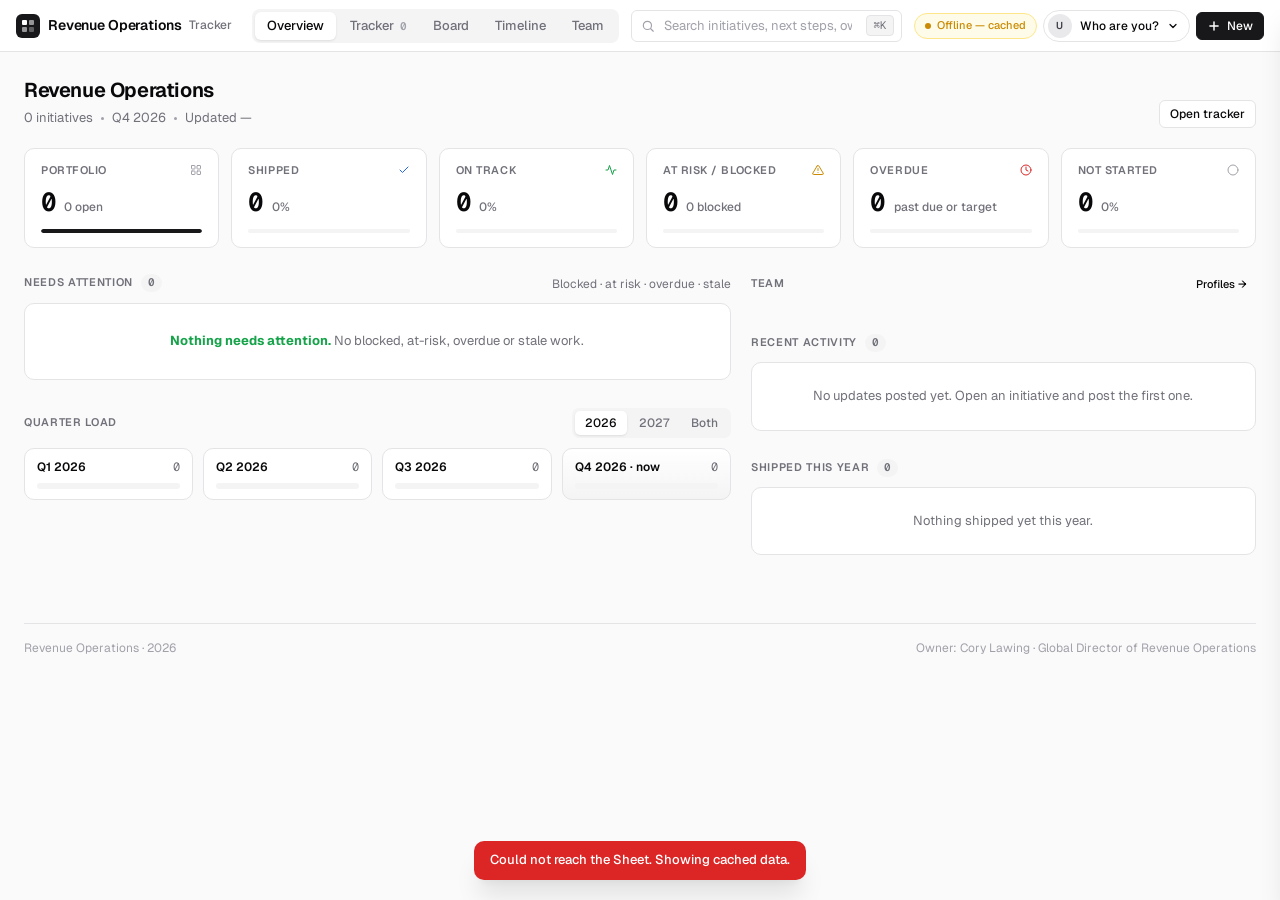
<file: index.html>
<!DOCTYPE html>
<html lang="en">
<head>
<meta charset="UTF-8">
<meta name="viewport" content="width=device-width, initial-scale=1.0, viewport-fit=cover, maximum-scale=5.0">
<meta name="theme-color" content="#FAFAFA">
<meta name="apple-mobile-web-app-capable" content="yes">
<meta name="apple-mobile-web-app-status-bar-style" content="default">
<title>Revenue Operations · Tracker</title>
<link rel="icon" type="image/svg+xml" href="data:image/svg+xml;utf8,<svg xmlns='http://www.w3.org/2000/svg' viewBox='0 0 32 32'><rect width='32' height='32' rx='6' fill='%2318181B'/><rect x='6' y='6' width='8' height='8' rx='1.5' fill='%23FFFFFF'/><rect x='18' y='6' width='8' height='8' rx='1.5' fill='%23FFFFFF' fill-opacity='0.55'/><rect x='6' y='18' width='8' height='8' rx='1.5' fill='%23FFFFFF' fill-opacity='0.55'/><rect x='18' y='18' width='8' height='8' rx='1.5' fill='%23FFFFFF' fill-opacity='0.3'/></svg>">
<link rel="preconnect" href="https://fonts.googleapis.com">
<link rel="preconnect" href="https://fonts.gstatic.com" crossorigin>
<link href="https://fonts.googleapis.com/css2?family=Geist:wght@400;500;600;700&family=Geist+Mono:wght@400;500&display=swap" rel="stylesheet">
<style>
  :root {
    --bg: #FAFAFA;
    --surface: #FFFFFF;
    --surface-2: #F4F4F5;
    --surface-3: #E9E9EC;
    --border: #E4E4E7;
    --border-strong: #D4D4D8;
    --text: #09090B;
    --text-2: #3F3F46;
    --text-3: #71717A;
    --text-4: #A1A1AA;
    --accent: #18181B;
    --accent-hover: #27272A;

    --success: #16A34A; --success-bg: #F0FDF4; --success-border: #BBF7D0;
    --warning: #CA8A04; --warning-bg: #FEFCE8; --warning-border: #FDE68A;
    --danger:  #DC2626; --danger-bg:  #FEF2F2; --danger-border:  #FECACA;
    --info:    #2563EB; --info-bg:    #EFF6FF; --info-border:    #BFDBFE;
    --blocked: #BE185D; --blocked-bg: #FDF2F8; --blocked-border: #FBCFE8;
    --neutral: #71717A; --neutral-bg: #F4F4F5; --neutral-border: #E4E4E7;
    --purple: #7C3AED;

    --ws-sales: #E11D48;
    --ws-marketing: #EA580C;
    --ws-finance: #16A34A;
    --ws-service: #2563EB;
    --ws-optimization: #7C3AED;

    --shadow-sm: 0 1px 2px rgba(9,9,11,.04), 0 1px 3px rgba(9,9,11,.06);
    --shadow-md: 0 4px 6px -1px rgba(9,9,11,.05), 0 2px 4px -2px rgba(9,9,11,.04);
    --shadow-lg: 0 10px 15px -3px rgba(9,9,11,.06), 0 4px 6px -4px rgba(9,9,11,.04);
    --shadow-xl: 0 20px 25px -5px rgba(9,9,11,.1), 0 8px 10px -6px rgba(9,9,11,.06);
    --r-sm: 4px; --r: 6px; --r-lg: 10px; --r-xl: 14px;
  }

  * { box-sizing: border-box; margin: 0; padding: 0; }
  html, body { background: var(--bg); color: var(--text); font-family: 'Geist', system-ui, -apple-system, sans-serif; font-size: 14px; line-height: 1.45; -webkit-font-smoothing: antialiased; }
  button { font-family: inherit; cursor: pointer; color: inherit; }
  input, select, textarea { font-family: inherit; font-size: 13px; color: var(--text); }
  ::placeholder { color: var(--text-4); }
  a { color: inherit; }
  .mono { font-family: 'Geist Mono', monospace; }
  .muted { color: var(--text-3); }
  .hidden { display: none !important; }
  .icon { width: 14px; height: 14px; flex-shrink: 0; }
  .icon-sm { width: 12px; height: 12px; flex-shrink: 0; }
  .icon-lg { width: 18px; height: 18px; flex-shrink: 0; }

  /* ---------- App bar ---------- */
  .app-bar { height: 52px; background: rgba(255,255,255,.88); backdrop-filter: saturate(180%) blur(8px); -webkit-backdrop-filter: saturate(180%) blur(8px); border-bottom: 1px solid var(--border); display: flex; align-items: center; padding: 0 16px; position: sticky; top: 0; z-index: 50; gap: 12px; }
  .brand { display: flex; align-items: center; gap: 8px; flex-shrink: 0; }
  .brand-mark { width: 24px; height: 24px; border-radius: 6px; background: var(--accent); display: grid; place-items: center; color: white; }
  .brand-name { font-weight: 600; font-size: 14px; letter-spacing: -0.01em; }
  .brand-sub { font-size: 12px; color: var(--text-3); font-weight: 500; }
  .nav { display: flex; gap: 2px; background: var(--surface-2); padding: 3px; border-radius: 8px; margin-left: 8px; }
  .nav-btn { height: 28px; padding: 0 12px; border: none; border-radius: 6px; background: transparent; font-size: 13px; font-weight: 500; color: var(--text-3); display: inline-flex; align-items: center; gap: 6px; transition: all .12s; white-space: nowrap; }
  .nav-btn:hover { color: var(--text); }
  .nav-btn.active { background: var(--surface); color: var(--text); box-shadow: var(--shadow-sm); }
  .nav-btn .nav-count { font-size: 11px; font-weight: 600; color: var(--text-4); font-family: 'Geist Mono', monospace; }
  .nav-btn.active .nav-count { color: var(--text-3); }
  .nav-btn .nav-alert { min-width: 16px; height: 16px; padding: 0 4px; border-radius: 8px; background: var(--danger); color: white; font-size: 10px; font-weight: 700; display: inline-grid; place-items: center; }
  .app-bar-search { flex: 1; max-width: 320px; position: relative; margin-left: auto; }
  .app-bar-search input { width: 100%; height: 32px; border: 1px solid var(--border); border-radius: var(--r); background: var(--surface); padding: 0 36px 0 32px; font-size: 13px; outline: none; transition: border .15s, box-shadow .15s; }
  .app-bar-search input:focus { border-color: var(--accent); box-shadow: 0 0 0 3px rgba(24,24,27,.06); }
  .app-bar-search .icon-search { position: absolute; left: 10px; top: 50%; transform: translateY(-50%); color: var(--text-4); pointer-events: none; }
  .app-bar-search kbd { position: absolute; right: 8px; top: 50%; transform: translateY(-50%); background: var(--surface-2); border: 1px solid var(--border); border-radius: 4px; padding: 2px 6px; font-size: 11px; color: var(--text-3); font-family: 'Geist Mono', monospace; }
  .app-bar-actions { display: flex; gap: 6px; align-items: center; flex-shrink: 0; }

  .conn-status { display: inline-flex; align-items: center; gap: 6px; padding: 0 10px; height: 26px; font-size: 11px; font-weight: 500; border-radius: 100px; border: 1px solid; white-space: nowrap; }
  .conn-status::before { content: ''; width: 6px; height: 6px; border-radius: 50%; background: currentColor; }
  .conn-status.online { color: var(--success); background: var(--success-bg); border-color: var(--success-border); }
  .conn-status.offline { color: var(--warning); background: var(--warning-bg); border-color: var(--warning-border); }
  .conn-status.loading { color: var(--text-3); background: var(--surface-2); border-color: var(--border); }
  .conn-status.error { color: var(--danger); background: var(--danger-bg); border-color: var(--danger-border); }
  .conn-status.saving { color: var(--info); background: var(--info-bg); border-color: var(--info-border); }

  /* Who am I */
  .me-btn { height: 32px; padding: 0 10px 0 4px; border-radius: 100px; border: 1px solid var(--border); background: var(--surface); display: inline-flex; align-items: center; gap: 8px; font-size: 12px; font-weight: 500; transition: all .12s; }
  .me-btn:hover { border-color: var(--border-strong); background: var(--surface-2); }
  .me-btn .me-name { max-width: 120px; overflow: hidden; text-overflow: ellipsis; white-space: nowrap; }
  .me-menu { position: absolute; right: 0; top: calc(100% + 6px); width: 240px; background: var(--surface); border: 1px solid var(--border); border-radius: var(--r-lg); box-shadow: var(--shadow-xl); padding: 6px; z-index: 60; display: none; }
  .me-menu.open { display: block; }
  .me-menu-title { font-size: 11px; font-weight: 600; text-transform: uppercase; letter-spacing: .04em; color: var(--text-4); padding: 6px 8px 4px; }
  .me-opt { width: 100%; display: flex; align-items: center; gap: 10px; padding: 7px 8px; border: none; background: transparent; border-radius: var(--r); text-align: left; font-size: 13px; }
  .me-opt:hover { background: var(--surface-2); }
  .me-opt.active { background: var(--surface-2); }
  .me-opt-role { font-size: 11px; color: var(--text-3); display: block; }
  .me-opt-check { margin-left: auto; color: var(--success); }

  /* ---------- Buttons ---------- */
  .btn { height: 32px; padding: 0 12px; border-radius: var(--r); font-size: 13px; font-weight: 500; border: 1px solid var(--border); background: var(--surface); color: var(--text); display: inline-flex; align-items: center; gap: 6px; transition: all .12s; white-space: nowrap; }
  .btn:hover { background: var(--surface-2); border-color: var(--border-strong); }
  .btn:disabled { opacity: .5; cursor: not-allowed; }
  .btn-primary { background: var(--accent); color: white; border-color: var(--accent); }
  .btn-primary:hover { background: var(--accent-hover); border-color: var(--accent-hover); }
  .btn-ghost { border-color: transparent; background: transparent; }
  .btn-ghost:hover { background: var(--surface-2); border-color: transparent; }
  .btn-danger { color: var(--danger); }
  .btn-danger:hover { background: var(--danger-bg); border-color: var(--danger-border); }
  .btn-sm { height: 28px; padding: 0 10px; font-size: 12px; }
  .btn-xs { height: 24px; padding: 0 8px; font-size: 11px; }
  .btn-icon { width: 32px; padding: 0; justify-content: center; }

  /* ---------- Layout ---------- */
  .container { max-width: 1440px; margin: 0 auto; padding: 24px 24px 80px; }
  .view { display: none; }
  .view.active { display: block; }
  .page-head { display: flex; align-items: flex-end; justify-content: space-between; gap: 16px; margin-bottom: 20px; flex-wrap: wrap; }
  .page-head h1 { font-size: 20px; font-weight: 650; letter-spacing: -0.02em; }
  .page-sub { font-size: 13px; color: var(--text-3); margin-top: 4px; display: flex; gap: 8px; align-items: center; flex-wrap: wrap; }
  .page-sub-dot { width: 3px; height: 3px; border-radius: 50%; background: var(--text-4); }
  .section { margin-bottom: 28px; }
  .section-head { display: flex; align-items: center; justify-content: space-between; margin-bottom: 10px; gap: 12px; flex-wrap: wrap; }
  .section-title { display: flex; align-items: center; gap: 8px; }
  .section-title h2 { font-size: 11px; font-weight: 600; text-transform: uppercase; letter-spacing: .06em; color: var(--text-3); }
  .section-count { font-size: 11px; font-weight: 600; color: var(--text-3); background: var(--surface-2); border-radius: 100px; padding: 1px 7px; font-family: 'Geist Mono', monospace; }
  .section-actions { display: flex; gap: 6px; align-items: center; }
  .card { background: var(--surface); border: 1px solid var(--border); border-radius: var(--r-lg); }
  .card-pad { padding: 16px; }
  .two-col { display: grid; grid-template-columns: 1.4fr 1fr; gap: 20px; align-items: start; }
  .three-col { display: grid; grid-template-columns: repeat(3, 1fr); gap: 16px; }

  /* Banners */
  .banner { border-radius: var(--r-lg); padding: 12px 16px; margin-bottom: 18px; display: flex; gap: 12px; align-items: center; border: 1px solid; font-size: 13px; }
  .banner-warn { background: var(--warning-bg); border-color: var(--warning-border); color: var(--text-2); }
  .banner-warn .banner-icon { color: var(--warning); }
  .banner-info { background: var(--info-bg); border-color: var(--info-border); color: var(--text-2); }
  .banner-title { font-weight: 600; color: var(--text); }
  .banner-body { font-size: 12.5px; }
  .banner .btn { margin-left: auto; }
  .banner code { font-family: 'Geist Mono', monospace; font-size: 12px; background: var(--surface); padding: 1px 6px; border-radius: 4px; border: 1px solid var(--border); }

  /* ---------- KPI tiles ---------- */
  .kpi-grid { display: grid; grid-template-columns: repeat(6, 1fr); gap: 12px; margin-bottom: 24px; }
  .kpi-card { background: var(--surface); border: 1px solid var(--border); border-radius: var(--r-lg); padding: 14px 16px; transition: border-color .15s, box-shadow .15s; cursor: pointer; text-align: left; position: relative; }
  .kpi-card:hover { border-color: var(--border-strong); box-shadow: var(--shadow-sm); }
  .kpi-card.active { border-color: var(--accent); box-shadow: 0 0 0 1px var(--accent); }
  .kpi-head { display: flex; justify-content: space-between; align-items: center; margin-bottom: 8px; }
  .kpi-label { font-size: 11px; font-weight: 600; text-transform: uppercase; letter-spacing: .05em; color: var(--text-3); }
  .kpi-icon { color: var(--text-4); display: inline-flex; }
  .kpi-value-row { display: flex; align-items: baseline; gap: 8px; }
  .kpi-value { font-size: 26px; font-weight: 650; letter-spacing: -0.03em; font-family: 'Geist Mono', monospace; }
  .kpi-delta { font-size: 12px; color: var(--text-3); font-weight: 500; }
  .kpi-bar { height: 4px; background: var(--surface-2); border-radius: 2px; margin-top: 10px; overflow: hidden; }
  .kpi-bar-fill { height: 100%; width: var(--fill, 0%); background: var(--bar-color, var(--accent)); border-radius: 2px; transition: width .35s ease; }
  .kpi-card.tone-info .kpi-icon { color: var(--info); }
  .kpi-card.tone-success .kpi-icon { color: var(--success); }
  .kpi-card.tone-warning .kpi-icon { color: var(--warning); }
  .kpi-card.tone-danger .kpi-icon { color: var(--danger); }

  /* ---------- Badges / tags / avatars ---------- */
  .badge { display: inline-flex; align-items: center; gap: 5px; height: 20px; padding: 0 8px; border-radius: 100px; font-size: 11px; font-weight: 600; border: 1px solid; white-space: nowrap; }
  .badge::before { content: ''; width: 6px; height: 6px; border-radius: 50%; background: currentColor; }
  .badge-info { color: var(--info); background: var(--info-bg); border-color: var(--info-border); }
  .badge-success { color: var(--success); background: var(--success-bg); border-color: var(--success-border); }
  .badge-warning { color: var(--warning); background: var(--warning-bg); border-color: var(--warning-border); }
  .badge-blocked { color: var(--blocked); background: var(--blocked-bg); border-color: var(--blocked-border); }
  .badge-neutral { color: var(--neutral); background: var(--neutral-bg); border-color: var(--neutral-border); }
  .badge-killed { color: var(--text-4); background: var(--surface-2); border-color: var(--border); text-decoration: line-through; }
  .tag { display: inline-flex; align-items: center; height: 20px; padding: 0 7px; border-radius: 4px; font-size: 11px; font-weight: 500; background: var(--surface-2); color: var(--text-2); border: 1px solid var(--border); white-space: nowrap; }
  .tag-mono { font-family: 'Geist Mono', monospace; }
  .prio { display: inline-flex; align-items: center; gap: 4px; height: 20px; padding: 0 7px; border-radius: 4px; font-size: 11px; font-weight: 600; font-family: 'Geist Mono', monospace; border: 1px solid var(--border); background: var(--surface); color: var(--text-2); }
  .prio-P1 { color: var(--danger); border-color: var(--danger-border); background: var(--danger-bg); }
  .prio-P2 { color: var(--warning); border-color: var(--warning-border); background: var(--warning-bg); }
  .prio-P3 { color: var(--text-3); }
  .flag { display: inline-flex; align-items: center; gap: 4px; height: 20px; padding: 0 7px; border-radius: 4px; font-size: 11px; font-weight: 600; white-space: nowrap; }
  .flag-overdue { color: var(--danger); background: var(--danger-bg); border: 1px solid var(--danger-border); }
  .flag-stale { color: var(--warning); background: var(--warning-bg); border: 1px solid var(--warning-border); }
  .flag-due { color: var(--text-3); background: var(--surface-2); border: 1px solid var(--border); }
  .ws-dot { width: 8px; height: 8px; border-radius: 50%; background: var(--ws-color, var(--accent)); flex-shrink: 0; display: inline-block; }
  .ws-pill { display: inline-flex; align-items: center; gap: 6px; height: 20px; padding: 0 8px 0 6px; border-radius: 100px; font-size: 11px; font-weight: 600; color: var(--ws-color); background: color-mix(in srgb, var(--ws-color) 9%, white); border: 1px solid color-mix(in srgb, var(--ws-color) 25%, white); white-space: nowrap; }
  .ws-pill::before { content: ''; width: 6px; height: 6px; border-radius: 50%; background: var(--ws-color); }
  .avatar { width: 24px; height: 24px; border-radius: 50%; background: var(--surface-3); color: var(--text-2); display: inline-grid; place-items: center; font-size: 10px; font-weight: 600; flex-shrink: 0; overflow: hidden; letter-spacing: .02em; }
  .avatar img { width: 100%; height: 100%; object-fit: cover; display: block; }
  .avatar.av-sm { width: 20px; height: 20px; font-size: 9px; }
  .avatar.av-md { width: 32px; height: 32px; font-size: 12px; }
  .avatar.av-lg { width: 56px; height: 56px; font-size: 18px; }
  .avatar.av-xl { width: 88px; height: 88px; font-size: 28px; }
  .avatar.av-team { background: var(--accent); color: white; }
  .owner-chip { display: inline-flex; align-items: center; gap: 7px; font-size: 12.5px; color: var(--text-2); white-space: nowrap; }
  .progress { height: 6px; background: var(--surface-2); border-radius: 3px; overflow: hidden; width: 100%; }
  .progress > i { display: block; height: 100%; width: var(--p, 0%); background: var(--pc, var(--accent)); border-radius: 3px; transition: width .3s; }
  .progress-wrap { display: flex; align-items: center; gap: 8px; min-width: 90px; }
  .progress-num { font-family: 'Geist Mono', monospace; font-size: 11px; color: var(--text-3); width: 32px; text-align: right; }

  /* ---------- Filter bar ---------- */
  .toolbar { display: flex; align-items: center; gap: 8px; margin-bottom: 14px; flex-wrap: wrap; }
  .toolbar .spacer { flex: 1; }
  .chip { height: 28px; padding: 0 10px; border-radius: 100px; border: 1px solid var(--border); background: var(--surface); font-size: 12px; font-weight: 500; color: var(--text-2); display: inline-flex; align-items: center; gap: 6px; transition: all .12s; white-space: nowrap; }
  .chip:hover { border-color: var(--border-strong); background: var(--surface-2); }
  .chip.active { background: var(--accent); color: white; border-color: var(--accent); }
  .chip .chip-n { font-family: 'Geist Mono', monospace; font-size: 11px; opacity: .7; }
  .chip-x { margin-left: 2px; opacity: .7; }
  .filter-menu-wrap { position: relative; }
  .filter-menu { position: absolute; left: 0; top: calc(100% + 6px); width: 340px; max-width: calc(100vw - 32px); background: var(--surface); border: 1px solid var(--border); border-radius: var(--r-lg); box-shadow: var(--shadow-xl); z-index: 60; display: none; }
  .filter-menu.open { display: block; }
  .filter-menu-head { display: flex; align-items: center; justify-content: space-between; padding: 10px 14px; border-bottom: 1px solid var(--border); }
  .filter-menu-title { font-size: 13px; font-weight: 600; }
  .filter-menu-body { padding: 10px 14px; max-height: 60vh; overflow-y: auto; display: flex; flex-direction: column; gap: 14px; }
  .filter-menu-label { font-size: 11px; font-weight: 600; text-transform: uppercase; letter-spacing: .05em; color: var(--text-3); display: block; margin-bottom: 6px; }
  .filter-group { display: flex; flex-wrap: wrap; gap: 6px; }
  .filter-chip { height: 26px; padding: 0 9px; border-radius: 100px; border: 1px solid var(--border); background: var(--surface); font-size: 12px; font-weight: 500; color: var(--text-2); display: inline-flex; align-items: center; gap: 6px; transition: all .1s; }
  .filter-chip:hover { border-color: var(--border-strong); background: var(--surface-2); }
  .filter-chip.active { background: var(--accent); color: white; border-color: var(--accent); }
  .filter-chip .n { font-family: 'Geist Mono', monospace; font-size: 10px; opacity: .65; }
  .filter-menu-foot { display: flex; justify-content: space-between; padding: 10px 14px; border-top: 1px solid var(--border); }
  .filter-menu-badge { min-width: 16px; height: 16px; padding: 0 4px; border-radius: 8px; background: var(--accent); color: white; font-size: 10px; font-weight: 700; display: inline-grid; place-items: center; margin-left: 2px; }
  .seg { display: inline-flex; background: var(--surface-2); padding: 3px; border-radius: 7px; gap: 2px; }
  .seg button { height: 24px; padding: 0 10px; border: none; border-radius: 5px; background: transparent; font-size: 12px; font-weight: 500; color: var(--text-3); }
  .seg button.active { background: var(--surface); color: var(--text); box-shadow: var(--shadow-sm); }
  .select-sm { height: 28px; border: 1px solid var(--border); border-radius: var(--r); background: var(--surface); padding: 0 26px 0 10px; font-size: 12px; font-weight: 500; color: var(--text-2); appearance: none; -webkit-appearance: none; background-image: url("data:image/svg+xml;utf8,<svg xmlns='http://www.w3.org/2000/svg' width='10' height='10' viewBox='0 0 24 24' fill='none' stroke='%2371717A' stroke-width='2.5' stroke-linecap='round' stroke-linejoin='round'><polyline points='6 9 12 15 18 9'/></svg>"); background-repeat: no-repeat; background-position: right 9px center; }
  .filtered-note { display: flex; align-items: center; gap: 8px; background: var(--info-bg); border: 1px solid var(--info-border); border-radius: var(--r); padding: 6px 12px; margin-bottom: 12px; font-size: 12px; color: var(--info); font-weight: 500; }
  .filtered-note span { color: var(--text-2); font-weight: 400; }
  .filtered-note button { margin-left: auto; background: none; border: none; color: var(--info); display: inline-flex; padding: 2px; }

  /* ---------- Tracker table ---------- */
  .table-wrap { background: var(--surface); border: 1px solid var(--border); border-radius: var(--r-lg); overflow: hidden; }
  .table-scroll { overflow-x: auto; }
  table.tracker { width: 100%; border-collapse: collapse; min-width: 980px; }
  table.tracker th { background: var(--surface-2); font-size: 11px; font-weight: 600; text-transform: uppercase; letter-spacing: .05em; color: var(--text-3); text-align: left; padding: 9px 12px; border-bottom: 1px solid var(--border); white-space: nowrap; user-select: none; }
  table.tracker th.sortable { cursor: pointer; }
  table.tracker th.sortable:hover { color: var(--text); }
  table.tracker th .sort-ind { display: inline-block; width: 10px; margin-left: 4px; color: var(--text-4); font-family: 'Geist Mono', monospace; }
  table.tracker th.sorted { color: var(--text); }
  table.tracker th.sorted .sort-ind { color: var(--accent); }
  table.tracker td { padding: 9px 12px; border-bottom: 1px solid var(--border); vertical-align: middle; font-size: 13px; }
  table.tracker tbody tr { cursor: pointer; transition: background .1s; }
  table.tracker tbody tr:hover { background: var(--surface-hover, #FAFAFA); }
  table.tracker tbody tr:last-child td { border-bottom: none; }
  table.tracker tr.row-done .t-title { color: var(--text-3); }
  table.tracker tr.row-killed .t-title { color: var(--text-4); text-decoration: line-through; }
  .t-code { font-family: 'Geist Mono', monospace; font-size: 11px; color: var(--text-3); white-space: nowrap; }
  .t-title { font-weight: 550; display: flex; align-items: center; gap: 8px; }
  .t-title-text { max-width: 420px; overflow: hidden; text-overflow: ellipsis; white-space: nowrap; }
  .t-sub { font-size: 11.5px; color: var(--text-3); margin-top: 2px; max-width: 420px; overflow: hidden; text-overflow: ellipsis; white-space: nowrap; }
  .t-next { max-width: 260px; overflow: hidden; text-overflow: ellipsis; white-space: nowrap; color: var(--text-2); font-size: 12.5px; }
  .t-next.empty { color: var(--text-4); font-style: italic; }
  .t-upd { font-size: 12px; color: var(--text-3); white-space: nowrap; }
  .inline-select { height: 24px; border: 1px solid transparent; border-radius: 4px; background: transparent; padding: 0 20px 0 6px; font-size: 12px; font-weight: 600; color: inherit; appearance: none; -webkit-appearance: none; cursor: pointer; background-image: url("data:image/svg+xml;utf8,<svg xmlns='http://www.w3.org/2000/svg' width='10' height='10' viewBox='0 0 24 24' fill='none' stroke='%23A1A1AA' stroke-width='2.5' stroke-linecap='round' stroke-linejoin='round'><polyline points='6 9 12 15 18 9'/></svg>"); background-repeat: no-repeat; background-position: right 5px center; }
  .inline-select:hover { border-color: var(--border-strong); background-color: var(--surface); }
  .inline-select:focus { outline: none; border-color: var(--accent); }
  .group-row td { background: var(--surface-2); font-size: 11px; font-weight: 600; text-transform: uppercase; letter-spacing: .05em; color: var(--text-2); padding: 7px 12px; cursor: default; }
  .group-row td .section-count { margin-left: 8px; }
  .table-empty { padding: 48px; text-align: center; color: var(--text-3); font-size: 13px; }
  .table-foot { display: flex; justify-content: space-between; align-items: center; padding: 8px 12px; border-top: 1px solid var(--border); font-size: 12px; color: var(--text-3); background: var(--surface-2); }

  /* Sub-projects */
  .sub-tag { display: inline-flex; align-items: center; gap: 4px; font-size: 11px; color: var(--text-3); font-weight: 500; white-space: nowrap; max-width: 220px; overflow: hidden; text-overflow: ellipsis; }
  .sub-tag b { font-weight: 600; color: var(--text-2); }
  .sub-count { display: inline-flex; align-items: center; gap: 4px; height: 20px; padding: 0 7px; border-radius: 4px; font-size: 11px; font-weight: 600; background: var(--surface-2); border: 1px solid var(--border); color: var(--text-2); white-space: nowrap; }
  table.tracker tr.row-child td:first-child { padding-left: 28px; }
  table.tracker tr.row-child .t-title-text { font-weight: 500; }
  table.tracker tr.row-child { background: #FCFCFD; }
  .tw-toggle { width: 18px; height: 18px; border: none; background: transparent; color: var(--text-4); display: inline-grid; place-items: center; border-radius: 4px; cursor: pointer; margin-left: -4px; }
  .tw-toggle:hover { background: var(--surface-2); color: var(--text); }
  .tw-toggle svg { transition: transform .12s; }
  .tw-toggle.open svg { transform: rotate(90deg); }
  .parent-line { display: flex; align-items: center; gap: 6px; font-size: 12.5px; color: var(--text-3); margin: -8px 0 14px; }
  .parent-line a { color: var(--info); font-weight: 500; cursor: pointer; text-decoration: none; }
  .parent-line a:hover { text-decoration: underline; }
  .subs { display: flex; flex-direction: column; gap: 4px; }
  .sub-row { display: grid; grid-template-columns: 1fr auto auto; gap: 10px; align-items: center; padding: 8px 10px; border: 1px solid var(--border); border-radius: var(--r); cursor: pointer; font-size: 13px; background: var(--surface); }
  .sub-row:hover { background: var(--surface-2); }
  .sub-row .t { font-weight: 550; overflow: hidden; text-overflow: ellipsis; white-space: nowrap; }
  .sub-row .pbar-mini { width: 70px; }
  .subs-empty { font-size: 12.5px; color: var(--text-4); font-style: italic; padding: 4px 0; }
  .kcard-parent { font-size: 11px; color: var(--text-3); margin-bottom: 4px; overflow: hidden; text-overflow: ellipsis; white-space: nowrap; }
  .tl-row-title.child::before { content: '↳ '; color: var(--text-4); }

  /* ---------- Attention list ---------- */
  .attn-list { display: flex; flex-direction: column; }
  .attn-row { display: grid; grid-template-columns: 1fr auto; gap: 10px; padding: 10px 14px; border-bottom: 1px solid var(--border); cursor: pointer; align-items: center; transition: background .1s; }
  .attn-row:hover { background: var(--surface-2); }
  .attn-row:last-child { border-bottom: none; }
  .attn-main { min-width: 0; }
  .attn-title { font-weight: 550; font-size: 13px; display: flex; align-items: center; gap: 8px; overflow: hidden; }
  .attn-title span.t { overflow: hidden; text-overflow: ellipsis; white-space: nowrap; }
  .attn-why { font-size: 12px; color: var(--text-3); margin-top: 3px; display: flex; gap: 6px; flex-wrap: wrap; align-items: center; }
  .attn-side { display: flex; align-items: center; gap: 8px; }
  .attn-empty { padding: 28px; text-align: center; color: var(--text-3); font-size: 13px; }
  .attn-empty strong { color: var(--success); }

  /* ---------- Quarter strip ---------- */
  .quarter-strip { display: grid; grid-template-columns: repeat(4, 1fr); gap: 10px; }
  .quarter-strip.eight { grid-template-columns: repeat(8, 1fr); }
  .qstrip-card { background: var(--surface); border: 1px solid var(--border); border-radius: var(--r-lg); padding: 10px 12px; text-align: left; transition: all .12s; }
  .qstrip-card:hover { border-color: var(--border-strong); box-shadow: var(--shadow-sm); }
  .qstrip-card.active { border-color: var(--accent); box-shadow: 0 0 0 1px var(--accent); }
  .qstrip-card.current { background: linear-gradient(180deg, var(--surface) 0%, var(--surface-2) 100%); }
  .qstrip-head { display: flex; justify-content: space-between; align-items: baseline; margin-bottom: 8px; }
  .qstrip-label { font-size: 12px; font-weight: 600; }
  .qstrip-count { font-family: 'Geist Mono', monospace; font-size: 12px; color: var(--text-3); }
  .qstrip-bar { display: flex; height: 6px; border-radius: 3px; overflow: hidden; gap: 1px; background: var(--surface-2); }
  .qstrip-seg { height: 100%; }
  .s-complete { background: var(--info); } .s-on_track { background: var(--success); } .s-at_risk { background: var(--warning); } .s-blocked { background: var(--blocked); } .s-not_started { background: var(--neutral); opacity: .55; }

  /* ---------- Board (kanban) ---------- */
  .kanban { display: grid; grid-template-columns: repeat(5, minmax(220px, 1fr)); gap: 12px; align-items: start; }
  .kcol { background: var(--surface-2); border-radius: var(--r-lg); padding: 8px; min-height: 200px; transition: background .12s, box-shadow .12s; }
  .kcol.drag-over { background: #E4E4E7; box-shadow: inset 0 0 0 2px var(--accent); }
  .kcol-head { display: flex; align-items: center; gap: 8px; padding: 6px 6px 10px; }
  .kcol-title { font-size: 12px; font-weight: 600; display: flex; align-items: center; gap: 6px; }
  .kcol-title::before { content: ''; width: 8px; height: 8px; border-radius: 50%; background: var(--kc, var(--neutral)); }
  .kcol-count { margin-left: auto; }
  .kcards { display: flex; flex-direction: column; gap: 8px; min-height: 40px; }
  .kcard { background: var(--surface); border: 1px solid var(--border); border-radius: var(--r); padding: 10px 12px; cursor: grab; transition: box-shadow .12s, border-color .12s, transform .12s; }
  .kcard:hover { border-color: var(--border-strong); box-shadow: var(--shadow-md); }
  .kcard.dragging { opacity: .5; transform: rotate(1.5deg); }
  .kcard-head { display: flex; align-items: center; justify-content: space-between; gap: 8px; margin-bottom: 6px; }
  .kcard-code { font-family: 'Geist Mono', monospace; font-size: 10.5px; color: var(--text-3); }
  .kcard-title { font-size: 13px; font-weight: 550; line-height: 1.35; margin-bottom: 8px; }
  .kcard-next { font-size: 12px; color: var(--text-3); margin-bottom: 8px; display: -webkit-box; -webkit-line-clamp: 2; -webkit-box-orient: vertical; overflow: hidden; }
  .kcard-foot { display: flex; align-items: center; justify-content: space-between; gap: 6px; }
  .kcard-foot .left { display: flex; align-items: center; gap: 6px; flex-wrap: wrap; }
  .kcard-progress { margin-top: 8px; }
  .kcol-empty { border: 1px dashed var(--border-strong); border-radius: var(--r); padding: 18px; text-align: center; font-size: 12px; color: var(--text-4); }
  .kanban-killed { margin-top: 18px; }

  /* ---------- Timeline ---------- */
  .timeline { overflow: hidden; }
  .tl-grid { position: relative; min-width: 720px; }
  .tl-header { display: grid; grid-template-columns: 280px repeat(4, 1fr); border-bottom: 1px solid var(--border); background: var(--surface-2); }
  .tl-grid.mode-both .tl-header { grid-template-columns: 280px repeat(8, 1fr); }
  .tl-header-cell { padding: 10px 12px; font-size: 11px; font-weight: 600; text-transform: uppercase; letter-spacing: .05em; color: var(--text-3); border-left: 1px solid var(--border); cursor: pointer; display: flex; flex-direction: column; gap: 2px; transition: background .1s; }
  .tl-header-cell:hover { background: var(--surface-3); color: var(--text); }
  .tl-header-cell.first { border-left: none; cursor: default; }
  .tl-header-cell.first:hover { background: transparent; color: var(--text-3); }
  .tl-header-cell.tl-header-active { background: var(--accent); color: white; }
  .tl-header-cell.tl-header-active .tl-q-range { color: rgba(255,255,255,.7); }
  .tl-header-cell.tl-year-divider { border-left: 2px solid var(--border-strong); }
  .tl-q-range { font-size: 10px; font-weight: 500; text-transform: none; letter-spacing: 0; color: var(--text-4); }
  .tl-ws-row { display: grid; grid-template-columns: 280px 1fr; background: var(--surface); border-bottom: 1px solid var(--border); }
  .tl-ws-cell { padding: 10px 12px; display: flex; align-items: center; gap: 8px; }
  .tl-ws-name { font-size: 12px; font-weight: 600; }
  .tl-ws-count { font-size: 11px; color: var(--text-3); font-family: 'Geist Mono', monospace; }
  .tl-ws-summary { display: flex; gap: 14px; align-items: center; padding: 0 12px; font-size: 11px; color: var(--text-3); }
  .tl-ws-summary-stat strong { font-family: 'Geist Mono', monospace; font-weight: 600; }
  .tl-row { display: grid; grid-template-columns: 280px 1fr; border-bottom: 1px solid var(--border); min-height: 40px; }
  .tl-row:last-child { border-bottom: none; }
  .tl-row-label { padding: 8px 12px; display: flex; align-items: center; gap: 8px; cursor: pointer; min-width: 0; }
  .tl-row-label:hover .tl-row-title { color: var(--accent); text-decoration: underline; }
  .tl-row-code { font-family: 'Geist Mono', monospace; font-size: 10.5px; color: var(--text-3); flex-shrink: 0; }
  .tl-row-title { font-size: 12.5px; font-weight: 500; overflow: hidden; text-overflow: ellipsis; white-space: nowrap; }
  .tl-row-track { display: grid; grid-template-columns: repeat(4, 1fr); position: relative; }
  .tl-grid.mode-both .tl-row-track { grid-template-columns: repeat(8, 1fr); }
  .tl-row-track::before { content: ''; position: absolute; inset: 0; background-image: linear-gradient(to right, var(--border) 1px, transparent 1px); background-size: calc(100% / 4) 100%; pointer-events: none; }
  .tl-grid.mode-both .tl-row-track::before { background-size: calc(100% / 8) 100%; }
  .tl-bar { margin: 6px 6px; border-radius: 5px; background: var(--bar-bg); border: 1px solid var(--bar-border); color: var(--bar-fg); display: flex; align-items: center; justify-content: space-between; gap: 8px; padding: 0 8px; font-size: 11px; font-weight: 600; cursor: pointer; min-height: 26px; position: relative; overflow: hidden; z-index: 1; transition: box-shadow .12s; }
  .tl-bar:hover { box-shadow: var(--shadow-md); }
  .tl-bar-meta { font-weight: 500; opacity: .8; font-size: 10.5px; white-space: nowrap; }
  .tl-bar-killed { opacity: .5; text-decoration: line-through; }
  .tl-bar-progress { position: absolute; left: 0; top: 0; bottom: 0; width: var(--p, 0%); background: currentColor; opacity: .12; pointer-events: none; }
  .tl-today-line { position: absolute; top: 0; bottom: 0; width: 2px; background: var(--danger); z-index: 3; pointer-events: none; }
  .tl-today-line::after { content: 'today'; position: absolute; top: -2px; left: 4px; font-size: 9px; font-weight: 700; text-transform: uppercase; color: var(--danger); letter-spacing: .05em; }
  .timeline-mobile { display: none; }
  .tlm-quarter { margin-bottom: 14px; }
  .tlm-quarter-head { display: flex; justify-content: space-between; align-items: baseline; margin-bottom: 8px; }
  .tlm-quarter-label { font-size: 13px; font-weight: 600; }
  .tlm-quarter-count { font-size: 11px; color: var(--text-3); }
  .tlm-items { display: flex; flex-direction: column; gap: 8px; }
  .tlm-item { background: var(--surface); border: 1px solid var(--border); border-radius: var(--r); padding: 10px 12px; }
  .tlm-item-head { display: flex; align-items: center; gap: 8px; font-size: 11px; color: var(--text-3); margin-bottom: 4px; }
  .tlm-item-title { font-size: 13px; font-weight: 550; margin-bottom: 8px; }
  .tlm-item-foot { display: flex; justify-content: space-between; align-items: center; }

  /* ---------- Team / profiles ---------- */
  .team-grid { display: grid; grid-template-columns: repeat(auto-fill, minmax(320px, 1fr)); gap: 16px; }
  .person { background: var(--surface); border: 1px solid var(--border); border-radius: var(--r-xl); padding: 18px; display: flex; flex-direction: column; gap: 14px; }
  .person-head { display: flex; gap: 14px; align-items: center; }
  .person-photo { position: relative; flex-shrink: 0; }
  .person-photo .avatar { border: 2px solid var(--surface); box-shadow: 0 0 0 1px var(--border); }
  .photo-edit { position: absolute; right: -2px; bottom: -2px; width: 26px; height: 26px; border-radius: 50%; background: var(--accent); color: white; border: 2px solid var(--surface); display: grid; place-items: center; cursor: pointer; }
  .photo-edit:hover { background: var(--accent-hover); }
  .person-name { font-size: 16px; font-weight: 650; letter-spacing: -0.01em; }
  .person-role { font-size: 12.5px; color: var(--text-3); margin-top: 2px; }
  .person-email { font-size: 12px; color: var(--text-4); margin-top: 2px; }
  .person-you { font-size: 10px; font-weight: 700; text-transform: uppercase; letter-spacing: .06em; color: var(--success); background: var(--success-bg); border: 1px solid var(--success-border); padding: 1px 6px; border-radius: 100px; margin-left: 6px; vertical-align: middle; }
  .person-stats { display: grid; grid-template-columns: repeat(4, 1fr); gap: 8px; }
  .pstat { background: var(--surface-2); border-radius: var(--r); padding: 8px 10px; }
  .pstat-v { font-family: 'Geist Mono', monospace; font-size: 18px; font-weight: 650; letter-spacing: -0.02em; }
  .pstat-l { font-size: 10.5px; color: var(--text-3); font-weight: 600; text-transform: uppercase; letter-spacing: .04em; margin-top: 2px; }
  .pstat.warn .pstat-v { color: var(--warning); }
  .pstat.bad .pstat-v { color: var(--danger); }
  .pstat.good .pstat-v { color: var(--success); }
  .person-bar { display: flex; height: 8px; border-radius: 4px; overflow: hidden; gap: 1px; background: var(--surface-2); }
  .person-bar div { height: 100%; }
  .person-legend { display: flex; gap: 10px; flex-wrap: wrap; font-size: 11px; color: var(--text-3); }
  .person-legend i { display: inline-block; width: 8px; height: 8px; border-radius: 2px; margin-right: 4px; vertical-align: middle; }
  .person-items { display: flex; flex-direction: column; gap: 4px; }
  .person-item { display: grid; grid-template-columns: auto 1fr auto; gap: 8px; align-items: center; padding: 6px 8px; border-radius: var(--r); cursor: pointer; font-size: 12.5px; }
  .person-item:hover { background: var(--surface-2); }
  .person-item .t { overflow: hidden; text-overflow: ellipsis; white-space: nowrap; font-weight: 500; }
  .person-more { font-size: 12px; color: var(--text-3); padding: 4px 8px; }
  .person-foot { display: flex; gap: 6px; justify-content: flex-end; border-top: 1px solid var(--border); padding-top: 12px; }
  .person-add { border: 1px dashed var(--border-strong); border-radius: var(--r-xl); display: grid; place-items: center; min-height: 200px; color: var(--text-3); font-size: 13px; cursor: pointer; background: transparent; }
  .person-add:hover { background: var(--surface); color: var(--text); }

  /* Overview team strip */
  .team-strip { display: grid; grid-template-columns: repeat(auto-fill, minmax(260px, 1fr)); gap: 12px; }
  .tcard { background: var(--surface); border: 1px solid var(--border); border-radius: var(--r-lg); padding: 12px 14px; display: flex; gap: 12px; align-items: center; cursor: pointer; transition: all .12s; }
  .tcard:hover { border-color: var(--border-strong); box-shadow: var(--shadow-sm); }
  .tcard-main { flex: 1; min-width: 0; }
  .tcard-name { font-weight: 600; font-size: 13px; }
  .tcard-sub { font-size: 11.5px; color: var(--text-3); margin-top: 1px; }
  .tcard .person-bar { margin-top: 8px; }
  .tcard-n { font-family: 'Geist Mono', monospace; font-size: 18px; font-weight: 650; }

  /* Activity feed */
  .feed { display: flex; flex-direction: column; }
  .feed-row { display: grid; grid-template-columns: auto 1fr; gap: 10px; padding: 10px 14px; border-bottom: 1px solid var(--border); cursor: pointer; }
  .feed-row:hover { background: var(--surface-2); }
  .feed-row:last-child { border-bottom: none; }
  .feed-head { display: flex; gap: 6px; align-items: baseline; font-size: 12px; color: var(--text-3); flex-wrap: wrap; }
  .feed-head b { color: var(--text); font-weight: 600; }
  .feed-text { font-size: 12.5px; color: var(--text-2); margin-top: 2px; display: -webkit-box; -webkit-line-clamp: 2; -webkit-box-orient: vertical; overflow: hidden; }
  .feed-empty { padding: 24px; text-align: center; color: var(--text-3); font-size: 13px; }

  /* ---------- Drawer ---------- */
  .drawer-backdrop { position: fixed; inset: 0; background: rgba(9,9,11,.35); opacity: 0; pointer-events: none; transition: opacity .2s; z-index: 90; }
  .drawer-backdrop.open { opacity: 1; pointer-events: auto; }
  .drawer { position: fixed; top: 0; right: 0; bottom: 0; width: 620px; max-width: 100vw; background: var(--surface); border-left: 1px solid var(--border); box-shadow: var(--shadow-xl); transform: translateX(100%); transition: transform .25s cubic-bezier(.16,1,.3,1); z-index: 100; display: flex; flex-direction: column; }
  .drawer.open { transform: translateX(0); }
  .drawer-handle { display: none; }
  .drawer-head { display: flex; align-items: center; justify-content: space-between; padding: 12px 16px; border-bottom: 1px solid var(--border); gap: 10px; }
  .drawer-head-l { display: flex; align-items: center; gap: 8px; flex-wrap: wrap; }
  .drawer-head-r { display: flex; gap: 4px; }
  .drawer-code { font-family: 'Geist Mono', monospace; font-size: 12px; color: var(--text-3); font-weight: 500; }
  .drawer-body { flex: 1; overflow-y: auto; padding: 20px 20px 28px; }
  .drawer-title { font-size: 20px; font-weight: 650; letter-spacing: -0.02em; line-height: 1.25; margin-bottom: 14px; }
  .drawer-title-killed { text-decoration: line-through; color: var(--text-3); }
  .drawer-meta-grid { display: grid; grid-template-columns: repeat(3, 1fr); gap: 10px; margin-bottom: 18px; }
  .drawer-meta-item { background: var(--surface-2); border-radius: var(--r); padding: 8px 10px; min-width: 0; }
  .drawer-meta-label { display: block; font-size: 10.5px; font-weight: 600; text-transform: uppercase; letter-spacing: .05em; color: var(--text-3); margin-bottom: 4px; }
  .drawer-meta-value { font-size: 13px; font-weight: 500; display: flex; align-items: center; gap: 6px; flex-wrap: wrap; }
  .drawer-section { margin-bottom: 18px; }
  .drawer-section-label { font-size: 11px; font-weight: 600; text-transform: uppercase; letter-spacing: .05em; color: var(--text-3); margin-bottom: 6px; display: flex; align-items: center; gap: 8px; }
  .drawer-section-body { font-size: 13.5px; line-height: 1.55; color: var(--text-2); white-space: pre-wrap; word-break: break-word; }
  .drawer-section-body.empty { color: var(--text-4); font-style: italic; }
  .drawer-section-body a { color: var(--info); }
  .next-box { background: var(--info-bg); border: 1px solid var(--info-border); border-radius: var(--r-lg); padding: 10px 12px; font-size: 13.5px; color: var(--text); }
  .next-box.empty { background: var(--surface-2); border-color: var(--border); color: var(--text-4); font-style: italic; }
  .block-box { background: var(--blocked-bg); border: 1px solid var(--blocked-border); border-radius: var(--r-lg); padding: 10px 12px; font-size: 13.5px; color: var(--text); }
  .progress-edit { display: flex; align-items: center; gap: 10px; }
  .progress-edit input[type=range] { flex: 1; accent-color: var(--accent); }
  .progress-edit .pv { font-family: 'Geist Mono', monospace; font-size: 13px; width: 44px; text-align: right; }
  .quick-progress { display: flex; align-items: center; gap: 10px; }
  .quick-progress input[type=range] { flex: 1; accent-color: var(--accent); }

  /* Checklist */
  .check-list { display: flex; flex-direction: column; gap: 2px; }
  .check-row { display: grid; grid-template-columns: auto 1fr auto; align-items: center; gap: 10px; padding: 6px 8px; border-radius: var(--r); font-size: 13px; }
  .check-row:hover { background: var(--surface-2); }
  .check-row input[type=checkbox] { width: 16px; height: 16px; accent-color: var(--accent); cursor: pointer; }
  .check-row.done .check-text { color: var(--text-4); text-decoration: line-through; }
  .check-del { opacity: 0; border: none; background: transparent; color: var(--text-4); padding: 2px; display: inline-flex; }
  .check-row:hover .check-del { opacity: 1; }
  .check-add { display: flex; gap: 6px; margin-top: 6px; }
  .check-add input { flex: 1; height: 30px; border: 1px solid var(--border); border-radius: var(--r); padding: 0 10px; outline: none; }
  .check-add input:focus { border-color: var(--accent); }
  .check-sum { font-size: 11px; color: var(--text-3); font-weight: 500; text-transform: none; letter-spacing: 0; }

  /* Notes */
  .notes-log { display: flex; flex-direction: column; gap: 8px; margin-bottom: 10px; }
  .note { background: var(--surface-2); border-radius: var(--r-lg); padding: 10px 12px; }
  .note-pending { opacity: .6; }
  .note-head { display: flex; justify-content: space-between; gap: 8px; font-size: 11.5px; margin-bottom: 4px; align-items: center; }
  .note-author { font-weight: 600; color: var(--text); display: inline-flex; align-items: center; gap: 6px; }
  .note-time { color: var(--text-4); }
  .note-text { font-size: 13px; color: var(--text-2); white-space: pre-wrap; word-break: break-word; }
  .note-system .note-text { color: var(--text-3); font-size: 12.5px; }
  .note-system { background: transparent; border: 1px dashed var(--border); }
  .note-compose { display: flex; gap: 10px; align-items: flex-start; }
  .note-compose .field-textarea { min-height: 60px; }
  .note-add-actions { display: flex; justify-content: space-between; align-items: center; margin-top: 6px; gap: 8px; }
  .note-add-hint { font-size: 11px; color: var(--text-4); }
  .notes-empty { font-size: 12.5px; color: var(--text-4); font-style: italic; padding: 6px 0 10px; }

  /* Form */
  .field { margin-bottom: 14px; }
  .field-row { display: grid; grid-template-columns: 1fr 1fr; gap: 12px; }
  .field-row-3 { display: grid; grid-template-columns: 1fr 1fr 1fr; gap: 12px; }
  .field-label { display: block; font-size: 11px; font-weight: 600; text-transform: uppercase; letter-spacing: .05em; color: var(--text-3); margin-bottom: 5px; }
  .field-input, .field-select, .field-textarea { width: 100%; border: 1px solid var(--border); border-radius: var(--r); background: var(--surface); padding: 0 10px; height: 34px; font-size: 13px; outline: none; transition: border .12s, box-shadow .12s; }
  .field-input:focus, .field-select:focus, .field-textarea:focus { border-color: var(--accent); box-shadow: 0 0 0 3px rgba(24,24,27,.06); }
  .field-input-lg { height: 40px; font-size: 15px; font-weight: 550; }
  .field-textarea { padding: 8px 10px; height: auto; min-height: 76px; resize: vertical; line-height: 1.5; }
  .field-hint { font-size: 11.5px; color: var(--text-4); margin-top: 4px; }
  .field-select { appearance: none; -webkit-appearance: none; background-image: url("data:image/svg+xml;utf8,<svg xmlns='http://www.w3.org/2000/svg' width='12' height='12' viewBox='0 0 24 24' fill='none' stroke='%2371717A' stroke-width='2.5' stroke-linecap='round' stroke-linejoin='round'><polyline points='6 9 12 15 18 9'/></svg>"); background-repeat: no-repeat; background-position: right 10px center; padding-right: 30px; }
  .combobox { position: relative; }
  .combobox-menu { position: absolute; left: 0; right: 0; top: calc(100% + 4px); background: var(--surface); border: 1px solid var(--border); border-radius: var(--r); box-shadow: var(--shadow-lg); z-index: 20; max-height: 220px; overflow-y: auto; }
  .combobox-item { padding: 8px 10px; font-size: 13px; cursor: pointer; display: flex; align-items: center; gap: 8px; }
  .combobox-item:hover, .combobox-item.hl { background: var(--surface-2); }
  .combobox-item.create { color: var(--info); border-top: 1px solid var(--border); }
  .q-picker { display: grid; grid-template-columns: repeat(4, 1fr); gap: 6px; }
  .q-picker-year-label { font-size: 11px; font-weight: 600; color: var(--text-3); margin: 4px 0; }
  .q-cell { border: 1px solid var(--border); border-radius: var(--r); background: var(--surface); padding: 7px 4px; text-align: center; display: flex; flex-direction: column; gap: 1px; transition: all .1s; }
  .q-cell:hover { border-color: var(--border-strong); background: var(--surface-2); }
  .q-cell.sel { background: var(--accent); color: white; border-color: var(--accent); }
  .q-cell.range { background: var(--surface-3); border-color: var(--border-strong); }
  .q-cell-label { font-size: 12px; font-weight: 600; }
  .q-cell-months { font-size: 10px; opacity: .7; }
  .seg-status { display: flex; flex-wrap: wrap; gap: 6px; }
  .seg-status .badge { cursor: pointer; height: 26px; padding: 0 10px; font-size: 12px; opacity: .55; }
  .seg-status .badge.sel { opacity: 1; box-shadow: 0 0 0 2px var(--surface), 0 0 0 3.5px currentColor; }
  .seg-prio { display: flex; gap: 6px; }
  .seg-prio .prio { cursor: pointer; height: 28px; padding: 0 10px; font-size: 12px; opacity: .6; white-space: nowrap; }
  .seg-prio .prio.sel { opacity: 1; box-shadow: 0 0 0 2px var(--surface), 0 0 0 3.5px currentColor; }
  .drawer-actions { display: flex; gap: 8px; padding: 12px 16px; border-top: 1px solid var(--border); background: var(--surface); }

  /* Profile edit modal */
  .modal-backdrop { position: fixed; inset: 0; background: rgba(9,9,11,.35); opacity: 0; pointer-events: none; transition: opacity .2s; z-index: 110; }
  .modal-backdrop.open { opacity: 1; pointer-events: auto; }
  .modal { position: fixed; top: 50%; left: 50%; transform: translate(-50%, -50%) scale(.98); width: 560px; max-width: calc(100vw - 32px); max-height: calc(100vh - 48px); background: var(--surface); border: 1px solid var(--border); border-radius: var(--r-xl); box-shadow: var(--shadow-xl); z-index: 120; display: none; flex-direction: column; opacity: 0; transition: opacity .18s, transform .18s; }
  .modal.open { display: flex; opacity: 1; transform: translate(-50%, -50%) scale(1); }
  .modal-head { display: flex; align-items: center; justify-content: space-between; padding: 14px 18px; border-bottom: 1px solid var(--border); }
  .modal-title { font-size: 15px; font-weight: 650; }
  .modal-body { padding: 18px; overflow-y: auto; }
  .modal-foot { display: flex; gap: 8px; justify-content: flex-end; padding: 12px 18px; border-top: 1px solid var(--border); }
  .photo-pick { display: flex; gap: 16px; align-items: center; margin-bottom: 16px; }
  .photo-pick .hint { font-size: 12px; color: var(--text-3); line-height: 1.5; }
  .photo-pick .btns { display: flex; gap: 6px; margin-top: 8px; }
  .drop { border: 1px dashed var(--border-strong); border-radius: var(--r-lg); padding: 12px; text-align: center; font-size: 12px; color: var(--text-3); margin-top: 8px; }
  .drop.over { background: var(--info-bg); border-color: var(--info); color: var(--info); }

  /* Snapshots */
  .snap-row { display: flex; align-items: center; gap: 10px; padding: 10px 14px; border-bottom: 1px solid var(--border); font-size: 13px; }
  .snap-row:last-child { border-bottom: none; }
  .snap-name { font-weight: 550; }
  .snap-meta { font-size: 11.5px; color: var(--text-3); }
  .snap-actions { margin-left: auto; display: flex; gap: 4px; }
  .diff-group { margin-bottom: 14px; }
  .diff-group h4 { font-size: 11px; font-weight: 600; text-transform: uppercase; letter-spacing: .05em; color: var(--text-3); margin-bottom: 6px; }
  .diff-row { display: flex; gap: 8px; align-items: center; padding: 6px 0; border-bottom: 1px solid var(--border); font-size: 12.5px; flex-wrap: wrap; }
  .diff-row:last-child { border-bottom: none; }
  .diff-arrow { color: var(--text-4); }

  /* Toast */
  .toast { position: fixed; bottom: 20px; left: 50%; transform: translate(-50%, 12px); background: var(--accent); color: white; padding: 10px 16px; border-radius: var(--r-lg); font-size: 13px; font-weight: 500; box-shadow: var(--shadow-xl); z-index: 200; opacity: 0; pointer-events: none; transition: all .2s; max-width: calc(100vw - 32px); }
  .toast.show { opacity: 1; transform: translate(-50%, 0); }
  .toast.error { background: var(--danger); }

  footer { margin-top: 40px; padding-top: 16px; border-top: 1px solid var(--border); display: flex; justify-content: space-between; align-items: center; font-size: 12px; color: var(--text-4); flex-wrap: wrap; gap: 8px; }

  /* ---------- Responsive ---------- */
  @media (max-width: 1100px) {
    .kpi-grid { grid-template-columns: repeat(3, 1fr); }
    .two-col { grid-template-columns: 1fr; }
    .kanban { grid-template-columns: repeat(5, 260px); overflow-x: auto; }
    .app-bar-search { max-width: 220px; }
  }
  @media (max-width: 760px) {
    .app-bar { flex-wrap: wrap; height: auto; padding: 8px 12px; gap: 8px; }
    .brand-sub { display: none; }
    .nav { order: 3; width: 100%; margin-left: 0; overflow-x: auto; }
    .nav-btn { flex: 1; justify-content: center; padding: 0 8px; }
    .app-bar-search { order: 2; max-width: none; flex: 1; }
    .app-bar-search kbd { display: none; }
    .conn-status { display: none; }
    .me-btn .me-name { display: none; }
    .container { padding: 16px 12px 80px; }
    .kpi-grid { grid-template-columns: repeat(2, 1fr); gap: 8px; }
    .kpi-value { font-size: 22px; }
    .quarter-strip, .quarter-strip.eight { grid-template-columns: repeat(2, 1fr); }
    .three-col { grid-template-columns: 1fr; }
    .timeline-desktop { display: none; }
    .timeline-mobile { display: block; }
    table.tracker th { top: 0; }
    .drawer { width: 100vw; top: auto; height: 92vh; border-left: none; border-top: 1px solid var(--border); border-radius: 16px 16px 0 0; transform: translateY(100%); }
    .drawer.open { transform: translateY(0); }
    .drawer-handle { display: block; width: 40px; height: 4px; border-radius: 2px; background: var(--border-strong); margin: 8px auto 0; }
    .drawer-meta-grid { grid-template-columns: repeat(2, 1fr); }
    .field-row, .field-row-3 { grid-template-columns: 1fr; }
    .person-stats { grid-template-columns: repeat(2, 1fr); }
    .kanban { grid-template-columns: repeat(5, 84vw); }
  }
  @media print {
    .app-bar, .toolbar, .drawer, .drawer-backdrop, .modal, .modal-backdrop, .toast, footer .btn, .photo-edit, .person-foot { display: none !important; }
    .view { display: block !important; page-break-after: always; }
    .container { max-width: none; padding: 0; }
    body { background: white; }
  }
</style>
</head>
<body>

<header class="app-bar">
  <div class="brand">
    <div class="brand-mark">
      <svg width="12" height="12" viewBox="0 0 12 12" fill="none">
        <rect x="0" y="0" width="5" height="5" rx="1" fill="currentColor"/>
        <rect x="7" y="0" width="5" height="5" rx="1" fill="currentColor" opacity=".55"/>
        <rect x="0" y="7" width="5" height="5" rx="1" fill="currentColor" opacity=".55"/>
        <rect x="7" y="7" width="5" height="5" rx="1" fill="currentColor" opacity=".3"/>
      </svg>
    </div>
    <span class="brand-name">Revenue Operations</span>
    <span class="brand-sub">Tracker</span>
  </div>

  <nav class="nav" id="nav">
    <button class="nav-btn active" data-view="overview" onclick="setView('overview')">Overview</button>
    <button class="nav-btn" data-view="tracker" onclick="setView('tracker')">Tracker <span class="nav-count" id="nav-n-tracker"></span></button>
    <button class="nav-btn" data-view="board" onclick="setView('board')">Board</button>
    <button class="nav-btn" data-view="timeline" onclick="setView('timeline')">Timeline</button>
    <button class="nav-btn" data-view="team" onclick="setView('team')">Team</button>
  </nav>

  <div class="app-bar-search">
    <svg class="icon icon-search" viewBox="0 0 24 24" fill="none" stroke="currentColor" stroke-width="2" stroke-linecap="round" stroke-linejoin="round"><circle cx="11" cy="11" r="7"/><path d="m21 21-4.3-4.3"/></svg>
    <input type="search" id="search" placeholder="Search initiatives, next steps, owners…" autocomplete="off">
    <kbd>⌘K</kbd>
  </div>

  <div class="app-bar-actions">
    <span class="conn-status loading" id="conn-status">Loading…</span>
    <div style="position:relative;">
      <button class="me-btn" id="me-btn" onclick="toggleMeMenu(event)" title="Who is using the tracker on this device">
        <span id="me-avatar" class="avatar"></span>
        <span class="me-name" id="me-name">Who are you?</span>
        <svg class="icon-sm" viewBox="0 0 24 24" fill="none" stroke="currentColor" stroke-width="2.5" stroke-linecap="round" stroke-linejoin="round"><polyline points="6 9 12 15 18 9"/></svg>
      </button>
      <div class="me-menu" id="me-menu">
        <div class="me-menu-title">I am…</div>
        <div id="me-options"></div>
      </div>
    </div>
    <button class="btn btn-primary btn-sm" onclick="openNewDrawer()" title="Add a new initiative">
      <svg class="icon" viewBox="0 0 24 24" fill="none" stroke="currentColor" stroke-width="2.5" stroke-linecap="round" stroke-linejoin="round"><line x1="12" y1="5" x2="12" y2="19"/><line x1="5" y1="12" x2="19" y2="12"/></svg>
      New
    </button>
  </div>
</header>

<main class="container">

  <div id="setup-banner" class="banner banner-warn" style="display:none;">
    <svg class="icon-lg banner-icon" viewBox="0 0 24 24" fill="none" stroke="currentColor" stroke-width="2" stroke-linecap="round" stroke-linejoin="round"><path d="M10.29 3.86 1.82 18a2 2 0 0 0 1.71 3h16.94a2 2 0 0 0 1.71-3L13.71 3.86a2 2 0 0 0-3.42 0z"/><line x1="12" y1="9" x2="12" y2="13"/><line x1="12" y1="17" x2="12.01" y2="17"/></svg>
    <div>
      <div class="banner-title">Backend not connected</div>
      <div class="banner-body">Set <code>APPS_SCRIPT_URL</code> at the top of the script block in <code>index.html</code>. Showing cached or empty data.</div>
    </div>
  </div>

  <div id="migrate-banner" class="banner banner-info" style="display:none;">
    <svg class="icon-lg" viewBox="0 0 24 24" fill="none" stroke="currentColor" stroke-width="2" stroke-linecap="round" stroke-linejoin="round" style="color:var(--info)"><path d="M20 21v-2a4 4 0 0 0-4-4H8a4 4 0 0 0-4 4v2"/><circle cx="12" cy="7" r="4"/></svg>
    <div>
      <div class="banner-title">Housekeeping from the old portfolio</div>
      <div class="banner-body" id="migrate-body"></div>
    </div>
    <button class="btn btn-sm btn-primary" id="migrate-btn" onclick="runOwnerMigration()">Move them now</button>
  </div>

  <!-- ================= OVERVIEW ================= -->
  <section class="view active" id="view-overview">
    <div class="page-head">
      <div>
        <h1 id="ov-greeting">Revenue Operations</h1>
        <div class="page-sub">
          <span id="page-count">0 initiatives</span>
          <span class="page-sub-dot"></span>
          <span id="page-quarter">Q3 2026</span>
          <span class="page-sub-dot"></span>
          <span>Updated <span id="updated-date">—</span></span>
        </div>
      </div>
      <div class="section-actions">
        <button class="btn btn-sm" onclick="setView('tracker')">Open tracker</button>
      </div>
    </div>

    <div class="kpi-grid" id="kpi-grid"></div>

    <div class="two-col">
      <div>
        <div class="section">
          <div class="section-head">
            <div class="section-title"><h2>Needs attention</h2><span class="section-count" id="attn-count">0</span></div>
            <span class="page-sub" style="font-size:12px;">Blocked · at risk · overdue · stale</span>
          </div>
          <div class="card attn-list" id="attn-list"></div>
        </div>

        <div class="section">
          <div class="section-head">
            <div class="section-title"><h2>Quarter load</h2></div>
            <div class="section-actions">
              <div class="seg" id="ov-year-seg">
                <button class="active" data-years="2026" onclick="setTimelineYears('2026')">2026</button>
                <button data-years="2027" onclick="setTimelineYears('2027')">2027</button>
                <button data-years="both" onclick="setTimelineYears('both')">Both</button>
              </div>
            </div>
          </div>
          <div class="quarter-strip" id="quarter-strip"></div>
        </div>
      </div>

      <div>
        <div class="section">
          <div class="section-head">
            <div class="section-title"><h2>Team</h2></div>
            <button class="btn btn-ghost btn-xs" onclick="setView('team')">Profiles →</button>
          </div>
          <div class="team-strip" id="team-strip"></div>
        </div>

        <div class="section">
          <div class="section-head">
            <div class="section-title"><h2>Recent activity</h2><span class="section-count" id="feed-count">0</span></div>
          </div>
          <div class="card feed" id="feed"></div>
        </div>

        <div class="section">
          <div class="section-head">
            <div class="section-title"><h2>Shipped this year</h2><span class="section-count" id="shipped-count">0</span></div>
          </div>
          <div class="card" id="shipped-list"></div>
        </div>
      </div>
    </div>
  </section>

  <!-- ================= TRACKER ================= -->
  <section class="view" id="view-tracker">
    <div class="page-head">
      <div>
        <h1>Tracker</h1>
        <div class="page-sub"><span id="tracker-sub">Every initiative, one row each. Click a row to open it; change status, priority and progress in place.</span></div>
      </div>
      <div class="section-actions">
        <button class="btn btn-sm" onclick="exportCsv()" title="Download the current rows as CSV">
          <svg class="icon" viewBox="0 0 24 24" fill="none" stroke="currentColor" stroke-width="2" stroke-linecap="round" stroke-linejoin="round"><path d="M21 15v4a2 2 0 0 1-2 2H5a2 2 0 0 1-2-2v-4"/><polyline points="7 10 12 15 17 10"/><line x1="12" y1="15" x2="12" y2="3"/></svg>
          CSV
        </button>
        <button class="btn btn-sm" onclick="exportJson()" title="Download the current rows as JSON">JSON</button>
        <button class="btn btn-sm" onclick="window.print()">Print</button>
      </div>
    </div>
    <div class="toolbar" id="tracker-toolbar"></div>
    <div id="tracker-filtered" class="filtered-note" style="display:none;"></div>
    <div class="table-wrap">
      <div class="table-scroll"><table class="tracker" id="tracker-table"></table></div>
      <div class="table-foot"><span id="tracker-foot">0 rows</span><span id="tracker-foot-r"></span></div>
    </div>
  </section>

  <!-- ================= BOARD ================= -->
  <section class="view" id="view-board">
    <div class="page-head">
      <div>
        <h1>Board</h1>
        <div class="page-sub"><span>Drag a card between columns to change its status. Killed items sit below the board.</span></div>
      </div>
    </div>
    <div class="toolbar" id="board-toolbar"></div>
    <div class="kanban" id="kanban"></div>
    <div class="kanban-killed" id="kanban-killed"></div>
  </section>

  <!-- ================= TIMELINE ================= -->
  <section class="view" id="view-timeline">
    <div class="page-head">
      <div>
        <h1>Timeline</h1>
        <div class="page-sub"><span>Quarters by workstream. Bars fill with progress; the red line is today.</span></div>
      </div>
      <div class="section-actions">
        <div class="seg" id="tl-year-seg">
          <button class="active" data-years="2026" onclick="setTimelineYears('2026')">2026</button>
          <button data-years="2027" onclick="setTimelineYears('2027')">2027</button>
          <button data-years="both" onclick="setTimelineYears('both')">Both</button>
        </div>
      </div>
    </div>
    <div class="toolbar" id="timeline-toolbar"></div>
    <div class="timeline-desktop">
      <div class="card timeline"><div class="tl-grid" id="timeline"></div></div>
    </div>
    <div class="timeline-mobile" id="timeline-mobile"></div>

    <div class="section" style="margin-top:28px;">
      <div class="section-head">
        <div class="section-title"><h2>Snapshots</h2><span class="section-count" id="snapshot-count">0</span></div>
        <div class="section-actions">
          <button class="btn btn-sm" onclick="takeSnapshot()">
            <svg class="icon" viewBox="0 0 24 24" fill="none" stroke="currentColor" stroke-width="2" stroke-linecap="round" stroke-linejoin="round"><path d="M23 19a2 2 0 0 1-2 2H3a2 2 0 0 1-2-2V8a2 2 0 0 1 2-2h4l2-3h6l2 3h4a2 2 0 0 1 2 2z"/><circle cx="12" cy="13" r="4"/></svg>
            Take snapshot
          </button>
        </div>
      </div>
      <div class="card" id="snapshot-card">
        <div class="attn-empty" id="snapshot-empty">No snapshots yet. Take one before a review, then compare later to see what moved.</div>
        <div id="snapshot-list"></div>
      </div>
    </div>
  </section>

  <!-- ================= TEAM ================= -->
  <section class="view" id="view-team">
    <div class="page-head">
      <div>
        <h1>Team</h1>
        <div class="page-sub"><span>Who owns what. Photos and roles are saved to the shared backend, so everyone sees the same profile.</span></div>
      </div>
    </div>
    <div class="team-grid" id="team-grid"></div>
  </section>

  <footer>
    <span>Revenue Operations · <span id="footer-year">2026</span></span>
    <span>Owner: Cory Lawing · Global Director of Revenue Operations</span>
  </footer>
</main>

<!-- ================= DRAWER ================= -->
<div class="drawer-backdrop" id="drawer-backdrop" onclick="closeDrawer()"></div>
<aside class="drawer" id="drawer" role="dialog" aria-modal="true">
  <div class="drawer-handle" id="drawer-handle"></div>
  <div class="drawer-head">
    <div class="drawer-head-l">
      <span class="drawer-code" id="drawer-code">—</span>
      <span class="ws-pill" id="drawer-ws" style="--ws-color: var(--accent);">—</span>
      <span id="drawer-flags"></span>
    </div>
    <div class="drawer-head-r">
      <button class="btn btn-ghost btn-sm" id="drawer-edit-btn" onclick="enterEditMode()">
        <svg class="icon" viewBox="0 0 24 24" fill="none" stroke="currentColor" stroke-width="2" stroke-linecap="round" stroke-linejoin="round"><path d="M11 4H4a2 2 0 0 0-2 2v14a2 2 0 0 0 2 2h14a2 2 0 0 0 2-2v-7"/><path d="M18.5 2.5a2.121 2.121 0 0 1 3 3L12 15l-4 1 1-4 9.5-9.5z"/></svg>
        Edit
      </button>
      <button class="btn btn-ghost btn-sm btn-icon" onclick="closeDrawer()" aria-label="Close">
        <svg class="icon" viewBox="0 0 24 24" fill="none" stroke="currentColor" stroke-width="2" stroke-linecap="round" stroke-linejoin="round"><line x1="18" y1="6" x2="6" y2="18"/><line x1="6" y1="6" x2="18" y2="18"/></svg>
      </button>
    </div>
  </div>

  <div class="drawer-body" id="drawer-view">
    <h3 class="drawer-title" id="drawer-title">—</h3>
    <div class="parent-line" id="drawer-parent" style="display:none;"></div>
    <div class="drawer-meta-grid">
      <div class="drawer-meta-item"><span class="drawer-meta-label">Status</span><span class="drawer-meta-value" id="drawer-status">—</span></div>
      <div class="drawer-meta-item"><span class="drawer-meta-label">Priority</span><span class="drawer-meta-value" id="drawer-prio">—</span></div>
      <div class="drawer-meta-item"><span class="drawer-meta-label">Owner</span><span class="drawer-meta-value" id="drawer-owner">—</span></div>
      <div class="drawer-meta-item"><span class="drawer-meta-label">Target</span><span class="drawer-meta-value" id="drawer-target">—</span></div>
      <div class="drawer-meta-item"><span class="drawer-meta-label">Due</span><span class="drawer-meta-value" id="drawer-due">—</span></div>
      <div class="drawer-meta-item"><span class="drawer-meta-label">Done</span><span class="drawer-meta-value" id="drawer-done">—</span></div>
      <div class="drawer-meta-item"><span class="drawer-meta-label">Effort</span><span class="drawer-meta-value" id="drawer-effort">—</span></div>
    </div>

    <div class="drawer-section">
      <div class="drawer-section-label">Progress <span class="check-sum" id="drawer-progress-num"></span></div>
      <div class="quick-progress">
        <input type="range" min="0" max="100" step="5" id="drawer-progress-range" oninput="previewProgress(this.value)" onchange="commitProgress(this.value)">
      </div>
    </div>

    <div class="drawer-section">
      <div class="drawer-section-label">Next step</div>
      <div class="next-box" id="drawer-next">—</div>
    </div>
    <div class="drawer-section" id="drawer-blocker-wrap" style="display:none;">
      <div class="drawer-section-label">Blocker</div>
      <div class="block-box" id="drawer-blocker">—</div>
    </div>

    <div class="drawer-section">
      <div class="drawer-section-label">Checklist <span class="check-sum" id="check-sum"></span></div>
      <div class="check-list" id="check-list"></div>
      <div class="check-add">
        <input type="text" id="check-input" placeholder="Add a milestone or task and press Enter" onkeydown="if(event.key==='Enter'){addCheckItem();}">
        <button class="btn btn-sm" onclick="addCheckItem()">Add</button>
      </div>
    </div>

    <div class="drawer-section" id="drawer-subs-wrap">
      <div class="drawer-section-label">Sub-projects <span class="check-sum" id="subs-sum"></span><button class="btn btn-xs" style="margin-left:auto" onclick="addSubProject()">+ Add sub-project</button></div>
      <div class="subs" id="drawer-subs"></div>
    </div>

    <div class="drawer-section"><div class="drawer-section-label">Description</div><div class="drawer-section-body" id="drawer-desc">—</div></div>
    <div class="drawer-section"><div class="drawer-section-label">Business value</div><div class="drawer-section-body" id="drawer-value">—</div></div>

    <div class="drawer-section">
      <div class="drawer-section-label">Activity <span class="check-sum">· append-only, timestamped</span></div>
      <div class="notes-log" id="drawer-notes-log"></div>
      <div class="notes-empty" id="notes-empty">No updates yet.</div>
      <div class="note-compose">
        <span class="avatar av-md" id="note-avatar"></span>
        <div style="flex:1">
          <textarea class="field-textarea" id="note-text" placeholder="Post an update: progress, a decision, a blocker…"></textarea>
          <div class="note-add-actions">
            <span class="note-add-hint" id="note-as">Posting as —</span>
            <button class="btn btn-primary btn-sm" onclick="addNote()" id="add-note-btn">Post update</button>
          </div>
        </div>
      </div>
    </div>
  </div>

  <div class="drawer-body" id="drawer-edit" style="display:none;">
    <div class="field">
      <label class="field-label" for="f-title">Title</label>
      <input class="field-input field-input-lg" id="f-title" type="text" placeholder="What is this initiative called?" autocomplete="off">
    </div>

    <div class="field">
      <label class="field-label" for="f-parent">Part of <span style="font-weight:400;text-transform:none;letter-spacing:0;">(optional)</span></label>
      <select class="field-select" id="f-parent"></select>
      <div class="field-hint">Make this a sub-project of a bigger initiative. The parent's progress becomes the average of its sub-projects.</div>
    </div>

    <div class="field">
      <label class="field-label">Status</label>
      <div class="seg-status" id="f-status-seg"></div>
      <input type="hidden" id="f-status" value="not_started">
    </div>

    <div class="field-row">
      <div class="field">
        <label class="field-label">Priority</label>
        <div class="seg-prio" id="f-prio-seg"></div>
        <input type="hidden" id="f-prio" value="P2">
      </div>
      <div class="field">
        <label class="field-label" for="f-ws">Workstream</label>
        <select class="field-select" id="f-ws"></select>
      </div>
    </div>

    <div class="field-row">
      <div class="field">
        <label class="field-label" for="f-owner">Owner</label>
        <div class="combobox" id="owner-combobox">
          <input class="field-input" id="f-owner" type="text" placeholder="Pick a person" autocomplete="off" oninput="filterOwnerSuggestions()" onfocus="showOwnerSuggestions()" onblur="hideOwnerSuggestions()" onkeydown="ownerKeydown(event)">
          <div class="combobox-menu" id="owner-suggestions" style="display:none;"></div>
        </div>
      </div>
      <div class="field">
        <label class="field-label" for="f-effort">Effort</label>
        <select class="field-select" id="f-effort">
          <option value="S">S — Small (under 2 weeks)</option>
          <option value="M">M — Medium (2–6 weeks)</option>
          <option value="L">L — Large (6–12 weeks)</option>
          <option value="XL">XL — A quarter or more</option>
        </select>
      </div>
    </div>

    <div class="field-row-3">
      <div class="field">
        <label class="field-label" for="f-due">Due date <span style="font-weight:400;text-transform:none;letter-spacing:0;">(optional)</span></label>
        <input class="field-input" id="f-due" type="date">
        <div class="field-hint">The commitment. The quarter range below is the plan.</div>
      </div>
      <div class="field">
        <label class="field-label" for="f-done">Done date</label>
        <input class="field-input" id="f-done" type="date">
        <div class="field-hint">Set to the day it is marked Shipped, if empty. Change it if the real date differs.</div>
      </div>
      <div class="field">
        <label class="field-label">Progress</label>
        <div class="progress-edit"><input type="range" min="0" max="100" step="5" id="f-progress" oninput="document.getElementById('f-progress-v').textContent=this.value+'%'"><span class="pv" id="f-progress-v">0%</span></div>
      </div>
    </div>

    <div class="field">
      <label class="field-label">Timeline</label>
      <div class="q-picker-year-label">2026</div>
      <div class="q-picker">
        <button type="button" class="q-cell" data-q="1"><span class="q-cell-label">Q1</span><span class="q-cell-months">Jan–Mar</span></button>
        <button type="button" class="q-cell" data-q="2"><span class="q-cell-label">Q2</span><span class="q-cell-months">Apr–Jun</span></button>
        <button type="button" class="q-cell" data-q="3"><span class="q-cell-label">Q3</span><span class="q-cell-months">Jul–Sep</span></button>
        <button type="button" class="q-cell" data-q="4"><span class="q-cell-label">Q4</span><span class="q-cell-months">Oct–Dec</span></button>
      </div>
      <div class="q-picker-year-label" style="margin-top:8px;">2027</div>
      <div class="q-picker">
        <button type="button" class="q-cell" data-q="5"><span class="q-cell-label">Q1</span><span class="q-cell-months">Jan–Mar</span></button>
        <button type="button" class="q-cell" data-q="6"><span class="q-cell-label">Q2</span><span class="q-cell-months">Apr–Jun</span></button>
        <button type="button" class="q-cell" data-q="7"><span class="q-cell-label">Q3</span><span class="q-cell-months">Jul–Sep</span></button>
        <button type="button" class="q-cell" data-q="8"><span class="q-cell-label">Q4</span><span class="q-cell-months">Oct–Dec</span></button>
      </div>
      <div class="field-hint" id="q-picker-hint">Click a quarter; click a second one to span a range.</div>
      <input type="hidden" id="f-startq" value="3">
      <input type="hidden" id="f-endq" value="3">
    </div>

    <div class="field">
      <label class="field-label" for="f-next">Next step</label>
      <input class="field-input" id="f-next" type="text" placeholder="The one concrete thing that moves this forward" autocomplete="off">
    </div>
    <div class="field">
      <label class="field-label" for="f-blocker">Blocker <span style="font-weight:400;text-transform:none;letter-spacing:0;">(if any)</span></label>
      <input class="field-input" id="f-blocker" type="text" placeholder="What is stopping it, and who can clear it" autocomplete="off">
    </div>
    <div class="field">
      <label class="field-label" for="f-desc">Description</label>
      <textarea class="field-textarea" id="f-desc" placeholder="What this initiative does, in one or two sentences"></textarea>
    </div>
    <div class="field">
      <label class="field-label" for="f-value">Business value</label>
      <textarea class="field-textarea" id="f-value" placeholder="The outcome or metric it moves"></textarea>
    </div>
  </div>

  <div class="drawer-actions" id="drawer-actions-view" style="display:none;">
    <button class="btn btn-danger" onclick="deleteInitiative()" id="delete-btn">
      <svg class="icon" viewBox="0 0 24 24" fill="none" stroke="currentColor" stroke-width="2" stroke-linecap="round" stroke-linejoin="round"><polyline points="3 6 5 6 21 6"/><path d="M19 6l-2 14a2 2 0 0 1-2 2H9a2 2 0 0 1-2-2L5 6"/></svg>
      Delete
    </button>
    <div style="flex:1"></div>
    <button class="btn" onclick="exitEditMode()">Cancel</button>
    <button class="btn btn-primary" id="save-btn" onclick="saveInitiative()">Save</button>
  </div>
</aside>

<!-- ================= PROFILE MODAL ================= -->
<div class="modal-backdrop" id="modal-backdrop" onclick="closeModal()"></div>
<div class="modal" id="profile-modal" role="dialog" aria-modal="true">
  <div class="modal-head">
    <div class="modal-title" id="profile-modal-title">Edit profile</div>
    <button class="btn btn-ghost btn-sm btn-icon" onclick="closeModal()"><svg class="icon" viewBox="0 0 24 24" fill="none" stroke="currentColor" stroke-width="2" stroke-linecap="round" stroke-linejoin="round"><line x1="18" y1="6" x2="6" y2="18"/><line x1="6" y1="6" x2="18" y2="18"/></svg></button>
  </div>
  <div class="modal-body">
    <div class="photo-pick">
      <span class="avatar av-xl" id="pf-avatar"></span>
      <div>
        <div class="hint">Square photos look best. It is resized to 192px before saving, so any phone picture works.</div>
        <div class="btns">
          <button class="btn btn-sm" onclick="document.getElementById('pf-file').click()">
            <svg class="icon" viewBox="0 0 24 24" fill="none" stroke="currentColor" stroke-width="2" stroke-linecap="round" stroke-linejoin="round"><path d="M21 15v4a2 2 0 0 1-2 2H5a2 2 0 0 1-2-2v-4"/><polyline points="17 8 12 3 7 8"/><line x1="12" y1="3" x2="12" y2="15"/></svg>
            Upload photo
          </button>
          <button class="btn btn-sm btn-ghost" id="pf-remove" onclick="removeProfilePhoto()">Remove</button>
          <input type="file" id="pf-file" accept="image/*" style="display:none;" onchange="onPhotoPicked(this.files[0])">
        </div>
        <div class="drop" id="pf-drop">…or drop an image here</div>
      </div>
    </div>
    <div class="field">
      <label class="field-label" for="pf-name">Name</label>
      <input class="field-input" id="pf-name" type="text" autocomplete="off">
      <div class="field-hint">This is the owner name on initiatives. Renaming moves the person's items with them.</div>
    </div>
    <div class="field-row">
      <div class="field">
        <label class="field-label" for="pf-role">Role</label>
        <input class="field-input" id="pf-role" type="text" autocomplete="off" placeholder="e.g. Rev Ops Engineer">
      </div>
      <div class="field">
        <label class="field-label" for="pf-email">Email <span style="font-weight:400;text-transform:none;letter-spacing:0;">(optional)</span></label>
        <input class="field-input" id="pf-email" type="email" autocomplete="off">
      </div>
    </div>
  </div>
  <div class="modal-foot">
    <button class="btn btn-danger btn-sm" id="pf-delete" onclick="deleteProfile()" style="margin-right:auto;">Remove person</button>
    <button class="btn" onclick="closeModal()">Cancel</button>
    <button class="btn btn-primary" id="pf-save" onclick="saveProfile()">Save profile</button>
  </div>
</div>

<!-- ================= DIFF MODAL ================= -->
<div class="modal" id="diff-modal" role="dialog" aria-modal="true">
  <div class="modal-head">
    <div class="modal-title" id="diff-title">Compare with snapshot</div>
    <button class="btn btn-ghost btn-sm btn-icon" onclick="closeModal()"><svg class="icon" viewBox="0 0 24 24" fill="none" stroke="currentColor" stroke-width="2" stroke-linecap="round" stroke-linejoin="round"><line x1="18" y1="6" x2="6" y2="18"/><line x1="6" y1="6" x2="18" y2="18"/></svg></button>
  </div>
  <div class="modal-body" id="diff-body"></div>
</div>

<div class="toast" id="toast"></div>
<script>
  // =======================================================================
  //  Google Apps Script Web App URL (the shared backend: one Sheet).
  //  Protocol: GET ?action=read · POST {action: upsert|delete|addNote|snapshot|deleteSnapshot}
  // =======================================================================
  const APPS_SCRIPT_URL = 'https://script.google.com/macros/s/AKfycbzb3iOgJG3YliDK5C05Z2uAME1UAPvdEWuHP4SPJA4tN56XXERqW9NiEEaa1R5IjlEj/exec';
  // =======================================================================

  const CACHE_KEY = 'rot.cache.v2';
  const PREFS_KEY = 'rot.prefs.v2';
  const ME_KEY = 'rot.me.v2';
  const PENDING_NOTES_KEY = 'roadmap.pendingNotes.v1'; // kept: replays notes queued by the previous version
  const PHOTO_CACHE_KEY = 'rot.photos.v1';
  const isConfigured = () => APPS_SCRIPT_URL && APPS_SCRIPT_URL.startsWith('https://');
  const PREVIEW = typeof window.__PREVIEW_DATA__ === 'object' && window.__PREVIEW_DATA__ !== null;

  // ---------- Domain ----------
  const WORKSTREAMS = [
    { id: 'sales',        label: 'Sales',            code: 'SLS', color: 'var(--ws-sales)' },
    { id: 'marketing',    label: 'Marketing',        code: 'MKT', color: 'var(--ws-marketing)' },
    { id: 'finance',      label: 'Finance',          code: 'FIN', color: 'var(--ws-finance)' },
    { id: 'service',      label: 'Customer Service', code: 'SRV', color: 'var(--ws-service)' },
    { id: 'optimization', label: 'Optimization',     code: 'OPT', color: 'var(--ws-optimization)' },
  ];
  const STATUSES = [
    { id: 'not_started', label: 'Not started', badge: 'neutral', color: 'var(--neutral)' },
    { id: 'on_track',    label: 'On track',    badge: 'success', color: 'var(--success)' },
    { id: 'at_risk',     label: 'At risk',     badge: 'warning', color: 'var(--warning)' },
    { id: 'blocked',     label: 'Blocked',     badge: 'blocked', color: 'var(--blocked)' },
    { id: 'complete',    label: 'Shipped',     badge: 'info',    color: 'var(--info)' },
    { id: 'killed',      label: 'Killed',      badge: 'killed',  color: '#A1A1AA' },
  ];
  const STATUS_STYLES = {
    complete:    { fg: '#2563EB', bg: '#EFF6FF', border: '#BFDBFE' },
    on_track:    { fg: '#16A34A', bg: '#F0FDF4', border: '#BBF7D0' },
    at_risk:     { fg: '#CA8A04', bg: '#FEFCE8', border: '#FDE68A' },
    blocked:     { fg: '#BE185D', bg: '#FDF2F8', border: '#FBCFE8' },
    not_started: { fg: '#71717A', bg: '#F4F4F5', border: '#E4E4E7' },
    killed:      { fg: '#A1A1AA', bg: '#F4F4F5', border: '#E4E4E7' },
  };
  const BOARD_COLUMNS = ['not_started', 'on_track', 'at_risk', 'blocked', 'complete'];
  const PRIORITIES = [
    { id: 'P1', label: 'P1 · Critical' },
    { id: 'P2', label: 'P2 · Important' },
    { id: 'P3', label: 'P3 · Nice to have' },
  ];
  const STALE_DAYS = 30;
  const STATUS_RANK = { blocked: 1, at_risk: 2, on_track: 3, not_started: 4, complete: 5, killed: 6 };
  const PRIO_RANK = { P1: 1, P2: 2, P3: 3 };

  // The team. A backend profile row (kind: 'profile') overrides these seeds; the seeds make the two
  // founding members exist before anyone has saved a profile.
  const TEAM_SEED = [
    { name: 'Cory Lawing',        role: 'Global Director, Revenue Operations', email: 'c.lawing@dental-monitoring.com' },
    { name: 'Daria Tupchiienko',  role: 'Rev Ops Engineer',                    email: 'd.tupchiienko@dental-monitoring.com' },
  ];
  // Old team-name owners → the person who owns that work now.
  const LEGACY_OWNERS = { 'Revenue Operations': 'Cory Lawing', 'Rev Ops Engineer': 'Daria Tupchiienko' };
  // Work that belonged to other teams in the old Commercial Excellence portfolio. This is a Revenue Operations
  // tracker, so the housekeeping banner offers to remove them; once gone the list is inert.
  const OUTSIDE_OWNERS = ['Sales Excellence-NAM', 'Sales Excellence'];

  // ---------- State ----------
  let INITIATIVES = [];   // rows without kind === 'profile'
  let PROFILES = [];      // rows with kind === 'profile'
  let SNAPSHOTS = [];
  let RAW_ROWS = [];
  const state = {
    view: 'overview',
    wsFilter: new Set(), statusFilter: new Set(), ownerFilter: new Set(), quarterFilter: new Set(), prioFilter: new Set(),
    flagFilter: null,      // 'overdue' | 'stale' | 'attention' | null
    mine: false,
    search: '',
    timelineYears: '2026',
    sortKey: 'smart', sortDir: 1,
    groupBy: 'none',
    editMode: false, currentId: null, isNew: false,
    collapsed: new Set(), newParentId: null,
    profileEditing: null,  // profile object being edited
    pendingPhoto: undefined,
  };

  function loadPrefs() {
    try {
      const p = JSON.parse(localStorage.getItem(PREFS_KEY) || '{}');
      if (p.view) state.view = p.view;
      if (p.timelineYears) state.timelineYears = p.timelineYears;
      if (p.sortKey) state.sortKey = p.sortKey;
      if (p.sortDir) state.sortDir = p.sortDir;
      if (p.groupBy) state.groupBy = p.groupBy;
    } catch (_) {}
  }
  function savePrefs() {
    try { localStorage.setItem(PREFS_KEY, JSON.stringify({ view: state.view, timelineYears: state.timelineYears, sortKey: state.sortKey, sortDir: state.sortDir, groupBy: state.groupBy })); } catch (_) {}
  }
  function getMe() { try { return localStorage.getItem(ME_KEY) || ''; } catch (_) { return ''; } }
  function setMe(name) { try { localStorage.setItem(ME_KEY, name); } catch (_) {} renderMe(); renderTeam(); renderTeamStrip(); }

  // ---------- Helpers ----------
  const statusOf = (id) => STATUSES.find(s => s.id === id) || STATUSES[0];
  const wsOf = (id) => WORKSTREAMS.find(w => w.id === id) || WORKSTREAMS[0];
  const initials = (name) => (name || '?').split(/\s+/).filter(Boolean).map(w => w[0]).slice(0, 2).join('').toUpperCase();
  const norm = (s) => String(s || '').trim().toLowerCase();
  function escapeHtml(s) { return String(s == null ? '' : s).replace(/&/g, '&amp;').replace(/</g, '&lt;').replace(/>/g, '&gt;').replace(/"/g, '&quot;').replace(/'/g, '&#039;'); }
  function escapeAttr(s) { return escapeHtml(s); }
  function linkify(s) {
    return escapeHtml(s).replace(/(https?:\/\/[^\s<]+)/g, (m) => `<a href="${m}" target="_blank" rel="noopener">${m}</a>`);
  }
  function quarterLabel(q) { q = Number(q); if (q >= 1 && q <= 4) return `Q${q} 2026`; if (q >= 5 && q <= 8) return `Q${q - 4} 2027`; return q ? `Q${q}` : '—'; }
  function quarterRangeLabel(s, e) { s = Number(s); e = Number(e) || s; if (s === e) return quarterLabel(s); const sy = s <= 4 ? 2026 : 2027, ey = e <= 4 ? 2026 : 2027; const sq = ((s - 1) % 4) + 1, eq = ((e - 1) % 4) + 1; return sy === ey ? `Q${sq}–Q${eq} ${sy}` : `Q${sq} ${sy} – Q${eq} ${ey}`; }
  function currentQuarterIndex() { const d = new Date(); const q = Math.floor(d.getMonth() / 3) + 1; if (d.getFullYear() === 2026) return q; if (d.getFullYear() === 2027) return q + 4; return d.getFullYear() < 2026 ? 0 : 9; }
  function todayIso() { const d = new Date(); return `${d.getFullYear()}-${String(d.getMonth() + 1).padStart(2, '0')}-${String(d.getDate()).padStart(2, '0')}`; }
  function fmtDate(iso, opts) { if (!iso) return ''; const d = new Date(iso.length === 10 ? iso + 'T00:00:00' : iso); if (isNaN(d)) return String(iso); return d.toLocaleDateString(undefined, opts || { month: 'short', day: 'numeric' }); }
  function daysBetween(a, b) { return Math.round((b - a) / 86400000); }
  function relTime(ts) {
    const d = new Date(ts); const diffMin = Math.floor((Date.now() - d) / 60000);
    if (isNaN(diffMin)) return '';
    if (diffMin < 1) return 'just now'; if (diffMin < 60) return `${diffMin}m ago`; if (diffMin < 1440) return `${Math.floor(diffMin / 60)}h ago`;
    const days = Math.floor(diffMin / 1440); if (days < 7) return `${days}d ago`; if (days < 60) return `${Math.floor(days / 7)}w ago`;
    return d.toLocaleDateString(undefined, { month: 'short', day: 'numeric', year: 'numeric' });
  }
  function touchesQuarter(i, q) { const s = Number(i.startQ) || 0, e = Number(i.endQ) || s; return q >= s && q <= e; }
  function progressOf(i) {
    if (i.status === 'complete') return 100;
    const kids = childrenOf(i.id);
    if (kids.length) return Math.round(kids.reduce((a, k) => a + ownProgress(k), 0) / kids.length);
    return ownProgress(i);
  }
  function prioOf(i) { return PRIO_RANK[i.priority] ? i.priority : 'P2'; }
  function checklistOf(i) { return Array.isArray(i.checklist) ? i.checklist : []; }
  // Sub-projects: a child carries parentId. A dangling parentId (parent deleted) means top-level.
  function parentOf(i) { return i && i.parentId ? (INITIATIVES.find(x => x.id === i.parentId && x.id !== i.id) || null) : null; }
  function childrenOf(id) { if (!id) return []; return INITIATIVES.filter(x => x.parentId === id && x.status !== 'killed'); }
  const isTopLevel = (i) => !parentOf(i);
  function ownProgress(i) { const p = Number(i.progress); if (i.status === 'complete') return 100; return isNaN(p) ? 0 : Math.max(0, Math.min(100, p)); }
  function subTag(i) { const p = parentOf(i); return p ? `<span class="sub-tag" title="Part of ${escapeAttr(p.title)}">↳ <b>${escapeHtml(p.title)}</b></span>` : ''; }
  function subCountTag(i) { const kids = childrenOf(i.id); if (!kids.length) return ''; const done = kids.filter(k => k.status === 'complete').length; return `<span class="sub-count" title="${done} of ${kids.length} sub-projects complete">⌸ ${done}/${kids.length}</span>`; }
  function lastTouched(i) {
    let t = i.updatedAt ? new Date(i.updatedAt).getTime() : 0;
    (i.notes || []).forEach(n => { if (n.ts && n.ts > t) t = n.ts; });
    return t;
  }
  const isOpen = (i) => i.status !== 'complete' && i.status !== 'killed';
  const isInFlight = (i) => i.status === 'on_track' || i.status === 'at_risk' || i.status === 'blocked';
  function isOverdue(i) { return isOpen(i) && !!i.dueDate && i.dueDate < todayIso(); }
  function isPastTarget(i) { const e = Number(i.endQ) || Number(i.startQ) || 0; return isOpen(i) && e > 0 && e < currentQuarterIndex(); }
  function isStale(i) { const t = lastTouched(i); return isInFlight(i) && t > 0 && daysBetween(t, Date.now()) > STALE_DAYS; }
  function needsAttention(i) { return i.status === 'blocked' || i.status === 'at_risk' || isOverdue(i) || isPastTarget(i) || isStale(i); }
  function attentionReasons(i) {
    const r = [];
    if (i.status === 'blocked') r.push({ t: i.blocker ? `Blocked · ${i.blocker}` : 'Blocked', k: 'blocked' });
    if (i.status === 'at_risk') r.push({ t: 'At risk', k: 'risk' });
    if (isOverdue(i)) r.push({ t: `Overdue · due ${fmtDate(i.dueDate)} (${daysBetween(new Date(i.dueDate + 'T00:00:00'), new Date())}d)`, k: 'overdue' });
    if (isPastTarget(i)) r.push({ t: `Past target · ${quarterRangeLabel(i.startQ, i.endQ)}`, k: 'overdue' });
    if (isStale(i)) r.push({ t: `No update in ${daysBetween(lastTouched(i), Date.now())} days`, k: 'stale' });
    return r;
  }
  function attentionRank(i) { let s = 0; if (i.status === 'blocked') s += 40; if (i.status === 'at_risk') s += 25; if (isOverdue(i)) s += 30; if (isPastTarget(i)) s += 15; if (isStale(i)) s += 10; if (prioOf(i) === 'P1') s += 8; if (prioOf(i) === 'P3') s -= 4; return -s; }

  // ---------- Profiles ----------
  function profileByName(name) { const n = norm(name); return PROFILES.find(p => norm(p.name) === n) || null; }
  function allProfiles() { return PROFILES; }
  function avatarHtml(name, size) {
    const p = profileByName(name);
    const cls = 'avatar' + (size ? ' ' + size : '');
    if (p && p.photo) return `<span class="${cls}" title="${escapeAttr(name)}"><img src="${p.photo}" alt=""></span>`;
    const isTeam = !!p;
    return `<span class="${cls}${isTeam ? ' av-team' : ''}" title="${escapeAttr(name || 'Unassigned')}">${escapeHtml(initials(name || 'Unassigned'))}</span>`;
  }
  function ownerChip(name, size) { return `<span class="owner-chip">${avatarHtml(name, size)}<span>${escapeHtml(name || 'Unassigned')}</span></span>`; }

  // Merge backend profile rows with seeds; keep local photo cache for rows whose photo failed to sync.
  function buildProfiles(rows) {
    const fromRows = rows.filter(r => r && r.kind === 'profile').map(r => ({ id: r.id, name: r.name || r.owner || '', role: r.role || '', email: r.email || '', photo: r.photo || '', _row: r }));
    const list = [...fromRows];
    TEAM_SEED.forEach(s => { if (!list.some(p => norm(p.name) === norm(s.name))) list.push({ id: null, name: s.name, role: s.role, email: s.email, photo: '' }); });
    let localPhotos = {};
    try { localPhotos = JSON.parse(localStorage.getItem(PHOTO_CACHE_KEY) || '{}'); } catch (_) {}
    list.forEach(p => { if (!p.photo && localPhotos[norm(p.name)]) { p.photo = localPhotos[norm(p.name)]; p._localPhoto = true; } });
    list.sort((a, b) => { const ai = TEAM_SEED.findIndex(s => norm(s.name) === norm(a.name)), bi = TEAM_SEED.findIndex(s => norm(s.name) === norm(b.name)); if (ai !== bi) return (ai < 0 ? 99 : ai) - (bi < 0 ? 99 : bi); return a.name.localeCompare(b.name); });
    return list;
  }
  function cacheLocalPhoto(name, dataUrl) {
    try { const m = JSON.parse(localStorage.getItem(PHOTO_CACHE_KEY) || '{}'); if (dataUrl) m[norm(name)] = dataUrl; else delete m[norm(name)]; localStorage.setItem(PHOTO_CACHE_KEY, JSON.stringify(m)); } catch (_) {}
  }

  // ---------- Data plumbing ----------
  // THE SHEET KEEPS ONLY ITS ORIGINAL COLUMNS. Every field the tracker added (priority, progress, next
  // step, blocker, due/done dates, checklist, sub-project link, and a profile's kind/name/role/email/
  // photo) rides INSIDE the description column behind a marker, and is unpacked on read. The upsert
  // response echoes unknown keys, so only a fresh read proves persistence — which is how this was found.
  const EXTRA_MARK = '\n\n@@tracker:';
  const EXTRA_KEYS = ['priority', 'progress', 'nextStep', 'blocker', 'dueDate', 'doneDate', 'checklist', 'parentId', 'kind', 'name', 'role', 'email', 'photo'];
  function unpackRow(r) {
    if (!r || typeof r !== 'object') return r;
    const d = String(r.desc || '');
    const at = d.indexOf(EXTRA_MARK);
    if (at >= 0) {
      try { const extra = JSON.parse(d.slice(at + EXTRA_MARK.length)); EXTRA_KEYS.forEach(k => { if (extra[k] !== undefined && extra[k] !== '' && extra[k] !== null) r[k] = extra[k]; }); } catch (_) {}
      r.desc = d.slice(0, at);
    }
    // A profile row saved before the packing existed lost its kind on the way into the Sheet.
    if (!r.kind && /^Profile · /.test(String(r.title || '')) && /^Team profile row/.test(String(r.desc || ''))) { r.kind = 'profile'; r.name = r.name || String(r.title).slice('Profile · '.length); }
    return r;
  }
  function packDesc(desc, extras) {
    const clean = String(desc || '').split(EXTRA_MARK)[0];
    const keep = {};
    EXTRA_KEYS.forEach(k => { const v = extras[k]; if (v === undefined || v === null || v === '') return; if (Array.isArray(v) && !v.length) return; keep[k] = v; });
    return Object.keys(keep).length ? clean + EXTRA_MARK + JSON.stringify(keep) : clean;
  }
  function isValidRow(i) {
    if (!i || typeof i !== 'object') return false;
    if (!i.id || typeof i.id !== 'string' || !i.id.startsWith('i_')) return false;
    const o = String(i.owner || '').toLowerCase();
    if (o.includes('team or person') || o === '(auto)' || o === '(auto-generated)') return false;
    return true;
  }
  function ingest(rows, snapshots) {
    RAW_ROWS = (rows || []).map(r => unpackRow(r && typeof r === 'object' ? { ...r } : r)).filter(isValidRow);
    INITIATIVES = RAW_ROWS.filter(r => r.kind !== 'profile');
    PROFILES = buildProfiles(RAW_ROWS);
    if (snapshots) SNAPSHOTS = snapshots;
  }
  function loadCache() { try { const raw = localStorage.getItem(CACHE_KEY); if (raw) { const p = JSON.parse(raw); ingest(p.rows || [], p.snapshots || []); } } catch (_) {} }
  function saveCache() { try { localStorage.setItem(CACHE_KEY, JSON.stringify({ rows: RAW_ROWS, snapshots: SNAPSHOTS })); } catch (_) {} }

  function setConnStatus(status, text) { const el = document.getElementById('conn-status'); el.className = 'conn-status ' + status; el.textContent = text; }
  let toastTimer;
  function toast(msg, isError = false) { const el = document.getElementById('toast'); el.textContent = msg; el.className = 'toast show' + (isError ? ' error' : ''); clearTimeout(toastTimer); toastTimer = setTimeout(() => { el.className = 'toast' + (isError ? ' error' : ''); }, 2600); }

  async function apiRead(attempt = 0) {
    if (PREVIEW) return { ok: true, initiatives: window.__PREVIEW_DATA__.initiatives || [], snapshots: window.__PREVIEW_DATA__.snapshots || [] };
    if (!isConfigured()) return null;
    const res = await fetch(APPS_SCRIPT_URL + '?action=read', { method: 'GET' });
    if (!res.ok) { if (attempt === 0) { await sleep(700); return apiRead(1); } throw new Error('Read failed: HTTP ' + res.status); }
    const json = await res.json();
    if (!json.ok) throw new Error(json.error || 'Read failed');
    return json;
  }
  const sleep = (ms) => new Promise(r => setTimeout(r, ms));
  async function apiPost(body, attempt = 0) {
    if (PREVIEW) throw new Error('This is a read-only preview');
    if (!isConfigured()) throw new Error('Backend URL not configured');
    setConnStatus('saving', 'Saving…');
    try {
      let res;
      try {
        res = await fetch(APPS_SCRIPT_URL, { method: 'POST', headers: { 'Content-Type': 'text/plain;charset=utf-8' }, body: JSON.stringify(body), redirect: 'follow' });
      } catch (fetchErr) {
        // Network/CORS failure: the write may have landed. Re-read and let the caller reconcile.
        console.warn('POST fetch error, re-reading:', fetchErr);
        try { const data = await apiRead(); return { ok: true, _maybe: true, initiatives: data.initiatives, snapshots: data.snapshots }; }
        catch (readErr) { throw new Error('Network error. Refresh and check the Sheet.'); }
      }
      if (!res.ok) {
        // Google's script host sometimes answers the post-write redirect with a 404 or 5xx although
        // the write landed. Updates and deletes are safe to send twice, so retry once; then re-read and
        // let the caller check whether the change is there instead of reporting a failure it cannot see.
        const idempotent = (body.action === 'upsert' && body.item && body.item.id) || body.action === 'delete' || body.action === 'deleteSnapshot';
        if (idempotent && attempt === 0) { await sleep(700); return apiPost(body, 1); }
        console.warn('POST HTTP ' + res.status + ', re-reading to verify');
        const data = await apiRead();
        return { ok: true, _maybe: true, httpStatus: res.status, initiatives: data.initiatives, snapshots: data.snapshots };
      }
      let json;
      try { json = await res.json(); }
      catch (parseErr) { console.warn('POST response not JSON, re-reading:', parseErr); const data = await apiRead(); return { ok: true, _maybe: true, initiatives: data.initiatives, snapshots: data.snapshots }; }
      if (!json.ok) throw new Error(json.error || 'Write failed');
      return json;
    } finally {
      setConnStatus('online', 'Synced');
    }
  }
  // After an unconfirmed write (_maybe), compare what we sent with what the Sheet now holds.
  const VERIFY_FIELDS = ['title', 'status', 'owner', 'priority', 'progress', 'nextStep', 'blocker', 'dueDate', 'doneDate', 'startQ', 'endQ', 'parentId', 'desc', 'value'];
  function landed(res, payload) {
    if (!res || !res._maybe) return true;
    const raw = (res.initiatives || []).find(r => r.id === payload.id); if (!raw) return false; const row = unpackRow({ ...raw });
    const want = { ...payload, desc: String(payload.desc || '').split(EXTRA_MARK)[0] };
    return VERIFY_FIELDS.every(k => String(row[k] == null ? '' : row[k]) === String(want[k] == null ? '' : want[k])) && JSON.stringify(row.checklist || []) === JSON.stringify(want.checklist || []);
  }
  function applyWriteResult(res) {
    if (res && Array.isArray(res.initiatives)) ingest(res.initiatives, res.snapshots || SNAPSHOTS);
    else if (res && Array.isArray(res.snapshots)) SNAPSHOTS = res.snapshots;
    saveCache();
  }

  async function refresh() {
    if (!isConfigured() && !PREVIEW) {
      document.getElementById('setup-banner').style.display = '';
      setConnStatus('error', 'Not configured');
      loadCache(); renderAll(); return;
    }
    document.getElementById('setup-banner').style.display = 'none';
    setConnStatus('loading', 'Loading…');
    try {
      const data = await apiRead();
      ingest(data.initiatives || [], data.snapshots || []);
      saveCache();
      setConnStatus('online', PREVIEW ? 'Preview' : 'Synced');
      document.getElementById('updated-date').textContent = new Date().toLocaleTimeString(undefined, { hour: '2-digit', minute: '2-digit' });
      renderAll();
    } catch (e) {
      console.error(e);
      setConnStatus('offline', 'Offline — cached');
      loadCache(); renderAll();
      toast('Could not reach the Sheet. Showing cached data.', true);
    }
  }

  // Full payload for an upsert. The server keeps whatever keys it is sent, so every save carries the
  // whole tracker shape; notes/code/h/createdAt are the server's to manage and are never sent.
  function payloadFor(i) {
    const p = {
      id: i.id || null,
      title: i.title || '', ws: i.ws || 'sales', status: i.status || 'not_started', owner: i.owner || 'Unassigned',
      effort: i.effort || 'M', startQ: Number(i.startQ) || 1, endQ: Number(i.endQ) || Number(i.startQ) || 1,
      target: quarterRangeLabel(Number(i.startQ) || 1, Number(i.endQ) || Number(i.startQ) || 1),
      value: i.value || '',
      priority: prioOf(i), progress: ownProgress(i), nextStep: i.nextStep || '', blocker: i.blocker || '',
      dueDate: i.dueDate || '', doneDate: i.doneDate || '', checklist: checklistOf(i), parentId: i.parentId || '',
    };
    p.desc = packDesc(i.desc, p);
    return p;
  }
  async function saveFields(id, changes, opts = {}) {
    const i = INITIATIVES.find(x => x.id === id);
    if (!i) throw new Error('Initiative not found');
    const before = { ...i };
    const merged = { ...i, ...changes };
    if (changes.status === 'complete' && progressOf(merged) < 100) merged.progress = 100;
    stampDone(merged);
    Object.assign(i, merged); // optimistic
    renderAll();
    if (state.currentId === id && !state.editMode) fillDrawerView(i);
    try {
      const payload = payloadFor(merged);
      const res = await apiPost({ action: 'upsert', item: payload });
      if (!landed(res, payload)) throw new Error('the Sheet did not confirm the change. Try again.');
      applyWriteResult(res);
      renderAll();
      postSystemNotes(id, before, merged, opts.silent);
      if (state.currentId === id && !state.editMode) { const cur = INITIATIVES.find(x => x.id === id); if (cur) fillDrawerView(cur); }
      if (opts.toast !== false) toast(opts.toast || 'Saved');
    } catch (e) {
      Object.assign(i, before); renderAll();
      if (state.currentId === id && !state.editMode) fillDrawerView(i);
      toast('Save failed: ' + e.message, true);
      throw e;
    }
  }
  // Status and owner changes leave a line in the item's activity, so the history reads without a snapshot.
  async function postSystemNotes(id, before, after, silent) {
    if (silent) return;
    const lines = [];
    if (before.status !== after.status) lines.push(`Status: ${statusOf(before.status).label} → ${statusOf(after.status).label}`);
    if ((before.owner || '') !== (after.owner || '')) lines.push(`Owner: ${before.owner || 'Unassigned'} → ${after.owner || 'Unassigned'}`);
    if (!lines.length) return;
    const author = getMe() || 'Tracker';
    for (const text of lines) {
      try {
        const res = await apiPost({ action: 'addNote', id, author, text });
        const i = INITIATIVES.find(x => x.id === id);
        if (i) { i.notes = i.notes || []; i.notes.push(res.note || { ts: Date.now(), author, text }); }
      } catch (e) { console.warn('system note failed', e); }
    }
    saveCache();
  }
  // Done date: written once, the day an item becomes Shipped, and only when it is empty. Never overwritten.
  function stampDone(i) { if (i.status === 'complete' && !i.doneDate) i.doneDate = todayIso(); return i; }
  const isSystemNote = (n) => /^(Status|Owner): .+ → .+$/.test(String(n.text || ''));

  // ---------- Filtering ----------
  function baseMatches(i, skip) {
    if (skip !== 'ws' && state.wsFilter.size && !state.wsFilter.has(i.ws)) return false;
    if (skip !== 'status' && state.statusFilter.size && !state.statusFilter.has(i.status)) return false;
    if (skip !== 'owner' && state.ownerFilter.size && !state.ownerFilter.has(i.owner || 'Unassigned')) return false;
    if (skip !== 'prio' && state.prioFilter.size && !state.prioFilter.has(prioOf(i))) return false;
    if (skip !== 'quarter' && state.quarterFilter.size) { let ok = false; for (const q of state.quarterFilter) if (touchesQuarter(i, q)) { ok = true; break; } if (!ok) return false; }
    if (state.mine) { const me = norm(getMe()); if (!me || norm(i.owner) !== me) return false; }
    if (state.flagFilter === 'overdue' && !(isOverdue(i) || isPastTarget(i))) return false;
    if (state.flagFilter === 'stale' && !isStale(i)) return false;
    if (state.flagFilter === 'attention' && !needsAttention(i)) return false;
    if (state.search) {
      const hay = `${i.title} ${i.code} ${i.owner} ${i.desc} ${i.value} ${i.target} ${i.nextStep || ''} ${i.blocker || ''} ${wsOf(i.ws).label}`.toLowerCase();
      if (!hay.includes(state.search)) return false;
    }
    return true;
  }
  const matches = (i) => baseMatches(i, null);
  function anyFiltersActive() { return state.wsFilter.size + state.statusFilter.size + state.ownerFilter.size + state.quarterFilter.size + state.prioFilter.size + (state.search ? 1 : 0) + (state.mine ? 1 : 0) + (state.flagFilter ? 1 : 0) > 0; }
  function clearFilters() { state.wsFilter.clear(); state.statusFilter.clear(); state.ownerFilter.clear(); state.quarterFilter.clear(); state.prioFilter.clear(); state.mine = false; state.flagFilter = null; state.search = ''; document.getElementById('search').value = ''; renderAll(); }
  function toggleFilter(kind, val) {
    const map = { ws: state.wsFilter, status: state.statusFilter, owner: state.ownerFilter, prio: state.prioFilter, quarter: state.quarterFilter };
    const set = map[kind]; if (!set) return;
    if (kind === 'quarter') val = Number(val);
    if (set.has(val)) set.delete(val); else set.add(val);
    renderAll();
  }
  function toggleQuarter(q) { toggleFilter('quarter', q); }
  function setFlag(flag) { state.flagFilter = state.flagFilter === flag ? null : flag; renderAll(); }
  function toggleMine() { state.mine = !state.mine; if (state.mine && !getMe()) { state.mine = false; toggleMeMenu(); toast('Pick who you are first', true); return; } renderAll(); }
  // Killed items are off the portfolio unless explicitly asked for.
  function portfolio() { return INITIATIVES.filter(i => i.status !== 'killed' || state.statusFilter.has('killed')); }

  // ---------- Views ----------
  function setView(v) {
    state.view = v; savePrefs();
    document.querySelectorAll('.view').forEach(el => el.classList.toggle('active', el.id === 'view-' + v));
    document.querySelectorAll('.nav-btn').forEach(b => b.classList.toggle('active', b.dataset.view === v));
    window.scrollTo({ top: 0 });
    if (v === 'timeline') setTimeout(positionToday, 30);
  }
  function setTimelineYears(mode) {
    state.timelineYears = mode; savePrefs();
    document.querySelectorAll('#tl-year-seg button, #ov-year-seg button').forEach(b => b.classList.toggle('active', b.dataset.years === mode));
    renderAll();
  }
  function quartersForYearMode() { if (state.timelineYears === '2026') return [1, 2, 3, 4]; if (state.timelineYears === '2027') return [5, 6, 7, 8]; return [1, 2, 3, 4, 5, 6, 7, 8]; }

  function renderAll() {
    renderNav(); renderMe();
    renderKpis(); renderAttention(); renderQuarterStrip(); renderTeamStrip(); renderFeed(); renderShipped();
    renderToolbars(); renderTracker(); renderBoard(); renderTimeline(); renderTeam(); renderSnapshots();
    renderMigrationBanner();
    document.getElementById('footer-year').textContent = new Date().getFullYear();
    document.getElementById('page-quarter').textContent = quarterLabel(currentQuarterIndex()) === '—' ? '' : quarterLabel(currentQuarterIndex());
  }
  function renderNav() {
    const open = INITIATIVES.filter(isOpen).length;
    document.getElementById('nav-n-tracker').textContent = open;
  }

  // ---------- Overview ----------
  function renderKpis() {
    const all = INITIATIVES.filter(i => i.status !== 'killed' && isTopLevel(i));
    const subs = INITIATIVES.filter(i => i.status !== 'killed' && !isTopLevel(i)).length;
    const by = { complete: 0, on_track: 0, at_risk: 0, blocked: 0, not_started: 0 };
    all.forEach(i => { if (by[i.status] !== undefined) by[i.status]++; });
    const overdue = all.filter(i => isOverdue(i) || isPastTarget(i)).length;
    const total = all.length || 1;
    const pct = (n) => Math.round((n / total) * 100) + '%';
    const tiles = [
      { k: 'all', label: 'Portfolio', v: all.length, d: `${all.filter(isOpen).length} open${subs ? ` · ${subs} sub-projects` : ''}`, fill: '100%', color: 'var(--accent)', tone: '', icon: '<rect x="3" y="3" width="7" height="7" rx="1"/><rect x="14" y="3" width="7" height="7" rx="1"/><rect x="3" y="14" width="7" height="7" rx="1"/><rect x="14" y="14" width="7" height="7" rx="1"/>', act: () => { clearFilters(); setView('tracker'); } },
      { k: 'complete', label: 'Shipped', v: by.complete, d: pct(by.complete), fill: pct(by.complete), color: 'var(--info)', tone: 'tone-info', icon: '<polyline points="20 6 9 17 4 12"/>', act: () => focusStatus('complete') },
      { k: 'on_track', label: 'On track', v: by.on_track, d: pct(by.on_track), fill: pct(by.on_track), color: 'var(--success)', tone: 'tone-success', icon: '<polyline points="22 12 18 12 15 21 9 3 6 12 2 12"/>', act: () => focusStatus('on_track') },
      { k: 'risk', label: 'At risk / blocked', v: by.at_risk + by.blocked, d: `${by.blocked} blocked`, fill: pct(by.at_risk + by.blocked), color: 'var(--warning)', tone: 'tone-warning', icon: '<path d="M10.29 3.86 1.82 18a2 2 0 0 0 1.71 3h16.94a2 2 0 0 0 1.71-3L13.71 3.86a2 2 0 0 0-3.42 0z"/><line x1="12" y1="9" x2="12" y2="13"/><line x1="12" y1="17" x2="12.01" y2="17"/>', act: () => { clearFilters(); state.statusFilter.add('at_risk'); state.statusFilter.add('blocked'); setView('tracker'); renderAll(); } },
      { k: 'overdue', label: 'Overdue', v: overdue, d: 'past due or target', fill: pct(overdue), color: 'var(--danger)', tone: 'tone-danger', icon: '<circle cx="12" cy="12" r="10"/><polyline points="12 6 12 12 16 14"/>', act: () => { clearFilters(); state.flagFilter = 'overdue'; setView('tracker'); renderAll(); } },
      { k: 'not_started', label: 'Not started', v: by.not_started, d: pct(by.not_started), fill: pct(by.not_started), color: 'var(--neutral)', tone: '', icon: '<circle cx="12" cy="12" r="10"/>', act: () => focusStatus('not_started') },
    ];
    const root = document.getElementById('kpi-grid');
    root.innerHTML = tiles.map((t, idx) => `<button class="kpi-card ${t.tone}" data-kpi="${idx}" title="Open in the tracker">
      <div class="kpi-head"><span class="kpi-label">${t.label}</span><span class="kpi-icon"><svg class="icon-sm" viewBox="0 0 24 24" fill="none" stroke="currentColor" stroke-width="2" stroke-linecap="round" stroke-linejoin="round">${t.icon}</svg></span></div>
      <div class="kpi-value-row"><span class="kpi-value">${t.v}</span><span class="kpi-delta">${t.d}</span></div>
      <div class="kpi-bar"><div class="kpi-bar-fill" style="--fill:${t.fill}; --bar-color:${t.color};"></div></div>
    </button>`).join('');
    root.querySelectorAll('.kpi-card').forEach(b => b.addEventListener('click', () => tiles[Number(b.dataset.kpi)].act()));
    document.getElementById('page-count').textContent = `${all.length} initiatives${subs ? ` · ${subs} sub-projects` : ''}`;
    const me = profileByName(getMe());
    const h = new Date().getHours();
    document.getElementById('ov-greeting').textContent = me ? `${h < 12 ? 'Good morning' : h < 18 ? 'Good afternoon' : 'Good evening'}, ${me.name.split(' ')[0]}` : 'Revenue Operations';
  }
  function focusStatus(s) { clearFilters(); state.statusFilter.add(s); setView('tracker'); renderAll(); }

  function renderAttention() {
    const items = INITIATIVES.filter(i => i.status !== 'killed' && needsAttention(i)).sort((a, b) => attentionRank(a) - attentionRank(b));
    document.getElementById('attn-count').textContent = items.length;
    const root = document.getElementById('attn-list');
    if (!items.length) { root.innerHTML = `<div class="attn-empty"><strong>Nothing needs attention.</strong> No blocked, at-risk, overdue or stale work.</div>`; return; }
    root.innerHTML = items.slice(0, 12).map(i => {
      const reasons = attentionReasons(i);
      return `<div class="attn-row" data-open="${i.id}">
        <div class="attn-main">
          <div class="attn-title"><span class="ws-dot" style="--ws-color:${wsOf(i.ws).color}"></span><span class="t">${escapeHtml(i.title)}</span><span class="prio prio-${prioOf(i)}">${prioOf(i)}</span></div>
          <div class="attn-why">${reasons.map(r => `<span class="flag flag-${r.k === 'stale' ? 'stale' : r.k === 'overdue' ? 'overdue' : 'due'}">${escapeHtml(r.t)}</span>`).join('')}${i.nextStep ? `<span>· next: ${escapeHtml(i.nextStep)}</span>` : ''}</div>
        </div>
        <div class="attn-side">${avatarHtml(i.owner)}<span class="badge badge-${statusOf(i.status).badge}">${statusOf(i.status).label}</span></div>
      </div>`;
    }).join('') + (items.length > 12 ? `<div class="attn-row" data-flag="attention" style="justify-content:center;color:var(--text-3);font-size:12px;">Show all ${items.length} in the tracker →</div>` : '');
  }

  function renderQuarterStrip() {
    const root = document.getElementById('quarter-strip');
    const quarters = quartersForYearMode();
    root.classList.toggle('eight', quarters.length === 8);
    const base = INITIATIVES.filter(i => i.status !== 'killed').filter(i => baseMatches(i, 'quarter'));
    const cur = currentQuarterIndex();
    root.innerHTML = quarters.map(q => {
      const inQ = base.filter(i => touchesQuarter(i, q));
      const by = { complete: 0, on_track: 0, at_risk: 0, blocked: 0, not_started: 0 };
      inQ.forEach(i => { if (by[i.status] !== undefined) by[i.status]++; });
      const segs = inQ.length ? Object.keys(by).filter(k => by[k]).map(k => `<div class="qstrip-seg s-${k}" style="flex:${by[k]}" title="${by[k]} ${statusOf(k).label.toLowerCase()}"></div>`).join('') : '';
      return `<button type="button" class="qstrip-card ${state.quarterFilter.has(q) ? 'active' : ''} ${q === cur ? 'current' : ''}" data-quarter="${q}" title="Filter to ${quarterLabel(q)}">
        <div class="qstrip-head"><span class="qstrip-label">${quarterLabel(q)}${q === cur ? ' · now' : ''}</span><span class="qstrip-count">${inQ.length}</span></div>
        <div class="qstrip-bar">${segs}</div>
      </button>`;
    }).join('');
  }

  function statusBarHtml(items) {
    const by = { blocked: 0, at_risk: 0, on_track: 0, not_started: 0, complete: 0 };
    items.forEach(i => { if (by[i.status] !== undefined) by[i.status]++; });
    const tot = items.length || 1;
    return `<div class="person-bar">${Object.keys(by).filter(k => by[k]).map(k => `<div style="width:${(by[k] / tot) * 100}%;background:${statusOf(k).color}" title="${by[k]} ${statusOf(k).label.toLowerCase()}"></div>`).join('')}</div>`;
  }
  function itemsOf(name) { const n = norm(name); return INITIATIVES.filter(i => norm(i.owner) === n && i.status !== 'killed'); }

  function renderTeamStrip() {
    const root = document.getElementById('team-strip');
    root.innerHTML = allProfiles().map(p => {
      const items = itemsOf(p.name); const open = items.filter(isOpen); const attn = items.filter(needsAttention);
      return `<div class="tcard" data-owner="${escapeAttr(p.name)}" title="Open ${escapeAttr(p.name)}'s work">
        ${avatarHtml(p.name, 'av-md')}
        <div class="tcard-main">
          <div class="tcard-name">${escapeHtml(p.name)}</div>
          <div class="tcard-sub">${open.length} open${attn.length ? ` · <span style="color:var(--warning);font-weight:600">${attn.length} need attention</span>` : ''} · ${items.filter(i => i.status === 'complete').length} shipped</div>
          ${statusBarHtml(items)}
        </div>
      </div>`;
    }).join('');
  }

  function renderFeed() {
    const rows = [];
    INITIATIVES.forEach(i => (i.notes || []).forEach(n => rows.push({ n, i })));
    rows.sort((a, b) => (b.n.ts || 0) - (a.n.ts || 0));
    document.getElementById('feed-count').textContent = rows.length;
    const root = document.getElementById('feed');
    if (!rows.length) { root.innerHTML = `<div class="feed-empty">No updates posted yet. Open an initiative and post the first one.</div>`; return; }
    root.innerHTML = rows.slice(0, 8).map(({ n, i }) => `<div class="feed-row" data-open="${i.id}">
      ${avatarHtml(n.author, 'av-sm')}
      <div><div class="feed-head"><b>${escapeHtml(n.author || 'Anonymous')}</b><span>on</span><b>${escapeHtml(i.title)}</b><span>· ${relTime(n.ts)}</span></div><div class="feed-text">${escapeHtml(n.text)}</div></div>
    </div>`).join('');
  }

  function renderShipped() {
    const list = INITIATIVES.filter(i => i.status === 'complete').sort((a, b) => (Number(b.startQ) || 0) - (Number(a.startQ) || 0) || String(a.code).localeCompare(String(b.code)));
    document.getElementById('shipped-count').textContent = list.length;
    const root = document.getElementById('shipped-list');
    if (!list.length) { root.innerHTML = `<div class="feed-empty">Nothing shipped yet this year.</div>`; return; }
    root.innerHTML = list.map(i => `<div class="person-item" data-open="${i.id}" style="padding:8px 14px;border-bottom:1px solid var(--border);border-radius:0;">
      <span class="ws-dot" style="--ws-color:${wsOf(i.ws).color}"></span><span class="t">${escapeHtml(i.title)}</span><span class="t-code" title="${i.doneDate ? 'Done ' + escapeAttr(fmtDate(i.doneDate, { month: 'short', day: 'numeric', year: 'numeric' })) : 'Target quarter; done date not recorded'}">${i.doneDate ? 'done ' + fmtDate(i.doneDate) : escapeHtml(i.target)}</span>
    </div>`).join('');
  }

  // ---------- Toolbars (tracker · board · timeline) ----------
  function renderToolbars() {
    ['tracker', 'board', 'timeline'].forEach(v => {
      const root = document.getElementById(v + '-toolbar');
      if (!root) return;
      const me = getMe();
      const n = (kind) => ({ ws: state.wsFilter, status: state.statusFilter, owner: state.ownerFilter, quarter: state.quarterFilter, prio: state.prioFilter })[kind].size;
      const activeCount = n('ws') + n('status') + n('owner') + n('quarter') + n('prio');
      const chips = [];
      state.wsFilter.forEach(id => chips.push({ k: 'ws', v: id, l: wsOf(id).label }));
      state.statusFilter.forEach(id => chips.push({ k: 'status', v: id, l: statusOf(id).label }));
      state.prioFilter.forEach(id => chips.push({ k: 'prio', v: id, l: id }));
      state.quarterFilter.forEach(q => chips.push({ k: 'quarter', v: q, l: quarterLabel(q) }));
      state.ownerFilter.forEach(o => chips.push({ k: 'owner', v: o, l: o }));
      root.innerHTML = `
        <div class="filter-menu-wrap">
          <button class="chip" data-act="menu"><svg class="icon-sm" viewBox="0 0 24 24" fill="none" stroke="currentColor" stroke-width="2" stroke-linecap="round" stroke-linejoin="round"><polygon points="22 3 2 3 10 12.46 10 19 14 21 14 12.46 22 3"/></svg>Filter${activeCount ? `<span class="filter-menu-badge">${activeCount}</span>` : ''}</button>
          <div class="filter-menu" id="${v}-filter-menu">
            <div class="filter-menu-head"><span class="filter-menu-title">Filter</span><button class="btn btn-ghost btn-xs" data-act="close">Done</button></div>
            <div class="filter-menu-body">
              <div><span class="filter-menu-label">Status</span><div class="filter-group">${STATUSES.map(s => `<button class="filter-chip ${state.statusFilter.has(s.id) ? 'active' : ''}" data-fk="status" data-fv="${s.id}">${s.label}<span class="n">${INITIATIVES.filter(i => i.status === s.id).length}</span></button>`).join('')}</div></div>
              <div><span class="filter-menu-label">Priority</span><div class="filter-group">${PRIORITIES.map(p => `<button class="filter-chip ${state.prioFilter.has(p.id) ? 'active' : ''}" data-fk="prio" data-fv="${p.id}">${p.label}</button>`).join('')}</div></div>
              <div><span class="filter-menu-label">Owner</span><div class="filter-group">${ownerList().map(o => `<button class="filter-chip ${state.ownerFilter.has(o.name) ? 'active' : ''}" data-fk="owner" data-fv="${escapeAttr(o.name)}">${escapeHtml(o.name)}<span class="n">${o.n}</span></button>`).join('')}</div></div>
              <div><span class="filter-menu-label">Workstream</span><div class="filter-group">${WORKSTREAMS.map(w => `<button class="filter-chip ${state.wsFilter.has(w.id) ? 'active' : ''}" data-fk="ws" data-fv="${w.id}"><span class="ws-dot" style="--ws-color:${w.color}"></span>${w.label}</button>`).join('')}</div></div>
              <div><span class="filter-menu-label">Quarter</span><div class="filter-group">${[1,2,3,4,5,6,7,8].map(q => `<button class="filter-chip ${state.quarterFilter.has(q) ? 'active' : ''}" data-fk="quarter" data-fv="${q}">${quarterLabel(q)}</button>`).join('')}</div></div>
            </div>
            <div class="filter-menu-foot"><button class="btn btn-ghost btn-sm" data-act="reset">Reset all</button><button class="btn btn-primary btn-sm" data-act="close">Done</button></div>
          </div>
        </div>
        <button class="chip ${state.mine ? 'active' : ''}" data-act="mine" title="${me ? 'Only ' + escapeAttr(me) + "'s items" : 'Pick who you are first'}">My work</button>
        <button class="chip ${state.flagFilter === 'attention' ? 'active' : ''}" data-act="flag" data-flag="attention">Needs attention</button>
        <button class="chip ${state.flagFilter === 'overdue' ? 'active' : ''}" data-act="flag" data-flag="overdue">Overdue</button>
        ${chips.map(c => `<button class="chip active" data-fk="${c.k}" data-fv="${escapeAttr(c.v)}" title="Remove filter">${escapeHtml(c.l)}<span class="chip-x">×</span></button>`).join('')}
        ${anyFiltersActive() ? `<button class="chip" data-act="clear" style="border-style:dashed">Clear</button>` : ''}
        <span class="spacer"></span>
        ${v === 'tracker' ? `<label style="font-size:12px;color:var(--text-3);display:flex;align-items:center;gap:6px;">Group by
          <select class="select-sm" data-act="group"><option value="none" ${state.groupBy === 'none' ? 'selected' : ''}>None</option><option value="status" ${state.groupBy === 'status' ? 'selected' : ''}>Status</option><option value="owner" ${state.groupBy === 'owner' ? 'selected' : ''}>Owner</option><option value="ws" ${state.groupBy === 'ws' ? 'selected' : ''}>Workstream</option><option value="quarter" ${state.groupBy === 'quarter' ? 'selected' : ''}>Start quarter</option><option value="priority" ${state.groupBy === 'priority' ? 'selected' : ''}>Priority</option></select></label>` : ''}
      `;
    });
  }
  function ownerList() {
    const m = new Map();
    INITIATIVES.forEach(i => { const o = i.owner || 'Unassigned'; m.set(o, (m.get(o) || 0) + 1); });
    allProfiles().forEach(p => { if (!m.has(p.name)) m.set(p.name, 0); });
    return [...m.entries()].map(([name, n]) => ({ name, n })).sort((a, b) => (profileByName(b.name) ? 1 : 0) - (profileByName(a.name) ? 1 : 0) || b.n - a.n || a.name.localeCompare(b.name));
  }
  function closeAllMenus() { document.querySelectorAll('.filter-menu.open').forEach(m => m.classList.remove('open')); document.getElementById('me-menu').classList.remove('open'); }

  // ---------- Tracker table ----------
  const COLUMNS = [
    { k: 'code', label: 'Code', sort: (i) => String(i.code || '') },
    { k: 'title', label: 'Initiative', sort: (i) => norm(i.title) },
    { k: 'owner', label: 'Owner', sort: (i) => norm(i.owner || 'zzz') },
    { k: 'status', label: 'Status', sort: (i) => STATUS_RANK[i.status] || 9 },
    { k: 'priority', label: 'Priority', sort: (i) => PRIO_RANK[prioOf(i)] },
    { k: 'progress', label: 'Progress', sort: (i) => progressOf(i) },
    { k: 'target', label: 'Target', sort: (i) => Number(i.startQ) || 99 },
    { k: 'due', label: 'Due', sort: (i) => i.dueDate || '9999' },
    { k: 'done', label: 'Done', sort: (i) => i.doneDate || '9999' },
    { k: 'next', label: 'Next step', sort: (i) => norm(i.nextStep || 'zzz') },
    { k: 'updated', label: 'Updated', sort: (i) => -lastTouched(i) },
  ];
  function smartCompare(a, b) {
    const ar = STATUS_RANK[a.status] || 9, br = STATUS_RANK[b.status] || 9; if (ar !== br) return ar - br;
    const ap = PRIO_RANK[prioOf(a)], bp = PRIO_RANK[prioOf(b)]; if (ap !== bp) return ap - bp;
    const aq = Number(a.startQ) || 99, bq = Number(b.startQ) || 99; if (aq !== bq) return aq - bq;
    return String(a.code || '').localeCompare(String(b.code || ''));
  }
  function sortedRows(rows) {
    if (state.sortKey === 'smart') return rows.sort(smartCompare);
    const col = COLUMNS.find(c => c.k === state.sortKey); if (!col) return rows.sort(smartCompare);
    return rows.sort((a, b) => { const x = col.sort(a), y = col.sort(b); const r = x < y ? -1 : x > y ? 1 : smartCompare(a, b); return r * state.sortDir; });
  }
  function setSort(k) { if (state.sortKey === k) { if (state.sortDir === 1) state.sortDir = -1; else { state.sortKey = 'smart'; state.sortDir = 1; } } else { state.sortKey = k; state.sortDir = 1; } savePrefs(); renderTracker(); }
  function groupKey(i) {
    switch (state.groupBy) {
      case 'status': return { k: i.status, l: statusOf(i.status).label, o: STATUS_RANK[i.status] || 9 };
      case 'owner': return { k: i.owner || 'Unassigned', l: i.owner || 'Unassigned', o: 0 };
      case 'ws': return { k: i.ws, l: wsOf(i.ws).label, o: WORKSTREAMS.findIndex(w => w.id === i.ws) };
      case 'quarter': return { k: String(i.startQ), l: quarterLabel(i.startQ), o: Number(i.startQ) || 99 };
      case 'priority': return { k: prioOf(i), l: PRIORITIES.find(p => p.id === prioOf(i)).label, o: PRIO_RANK[prioOf(i)] };
      default: return null;
    }
  }
  function flagsHtml(i, compact) {
    const out = [];
    if (isOverdue(i)) out.push(`<span class="flag flag-overdue" title="Past its due date">Overdue</span>`);
    else if (isPastTarget(i)) out.push(`<span class="flag flag-overdue" title="Target quarter has passed">Past target</span>`);
    if (isStale(i)) out.push(`<span class="flag flag-stale" title="No update in ${daysBetween(lastTouched(i), Date.now())} days">Stale</span>`);
    return out.join('');
  }
  function renderTracker() {
    const matched = portfolio().filter(matches);
    const nest = state.sortKey === 'smart' && state.groupBy === 'none';
    const matchedIds = new Set(matched.map(i => i.id));
    // Nested: top-level rows (and children whose parent is not in view) are the rows; matching children ride under their parent.
    const rows = nest ? sortedRows(matched.filter(i => isTopLevel(i) || !matchedIds.has(i.parentId))) : sortedRows(matched);
    const table = document.getElementById('tracker-table');
    const th = COLUMNS.map(c => `<th class="sortable ${state.sortKey === c.k ? 'sorted' : ''}" data-sort="${c.k}">${c.label}<span class="sort-ind">${state.sortKey === c.k ? (state.sortDir === 1 ? '↑' : '↓') : ''}</span></th>`).join('');
    let body = '';
    const rowHtml = (i, asChild) => {
      const s = statusOf(i.status); const p = progressOf(i); const cl = checklistOf(i); const done = cl.filter(c => c.done).length;
      const kids = nest ? childrenOf(i.id).filter(k => matchedIds.has(k.id)) : [];
      const collapsed = state.collapsed.has(i.id);
      const toggle = kids.length ? `<button class="tw-toggle ${collapsed ? '' : 'open'}" data-tw="${i.id}" title="${collapsed ? 'Show' : 'Hide'} ${kids.length} sub-project${kids.length > 1 ? 's' : ''}"><svg class="icon-sm" viewBox="0 0 24 24" fill="none" stroke="currentColor" stroke-width="2.5" stroke-linecap="round" stroke-linejoin="round"><polyline points="9 18 15 12 9 6"/></svg></button>` : '';
      let html = `<tr data-id="${i.id}" class="${i.status === 'complete' ? 'row-done' : ''} ${i.status === 'killed' ? 'row-killed' : ''} ${asChild ? 'row-child' : ''}">
        <td class="t-code">${asChild ? '↳ ' : ''}${escapeHtml(i.code || '')}</td>
        <td><div class="t-title">${toggle}<span class="ws-dot" style="--ws-color:${wsOf(i.ws).color}" title="${wsOf(i.ws).label}"></span><span class="t-title-text" title="${escapeAttr(i.title)}">${escapeHtml(i.title)}</span>${subCountTag(i)}${!nest || (!asChild && parentOf(i)) ? subTag(i) : ''}${flagsHtml(i)}</div>${i.blocker && i.status === 'blocked' ? `<div class="t-sub" style="color:var(--blocked)">⛔ ${escapeHtml(i.blocker)}</div>` : (i.desc ? `<div class="t-sub">${escapeHtml(i.desc)}</div>` : '')}</td>
        <td>${ownerChip(i.owner, 'av-sm')}</td>
        <td><select class="inline-select" data-inline="status" data-id="${i.id}" style="color:${s.color}">${STATUSES.map(x => `<option value="${x.id}" ${x.id === i.status ? 'selected' : ''}>${x.label}</option>`).join('')}</select></td>
        <td><select class="inline-select prio prio-${prioOf(i)}" data-inline="priority" data-id="${i.id}">${PRIORITIES.map(x => `<option value="${x.id}" ${x.id === prioOf(i) ? 'selected' : ''}>${x.id}</option>`).join('')}</select></td>
        <td><div class="progress-wrap" title="${cl.length ? `${done} of ${cl.length} checklist items done` : ''}"><div class="progress"><i style="--p:${p}%;--pc:${s.color}"></i></div><span class="progress-num">${p}%</span></div></td>
        <td class="t-upd">${escapeHtml(quarterRangeLabel(i.startQ, i.endQ))}<span class="tag tag-mono" style="margin-left:6px" title="Effort">${escapeHtml(i.effort || '')}</span></td>
        <td class="t-upd" style="${isOverdue(i) ? 'color:var(--danger);font-weight:600' : ''}">${i.dueDate ? fmtDate(i.dueDate) : '<span class="muted">—</span>'}</td>
        <td class="t-upd" style="${i.doneDate ? 'color:var(--info);font-weight:600' : ''}">${i.doneDate ? fmtDate(i.doneDate) : '<span class="muted">—</span>'}</td>
        <td><div class="t-next ${i.nextStep ? '' : 'empty'}" title="${escapeAttr(i.nextStep || '')}">${i.nextStep ? escapeHtml(i.nextStep) : 'No next step'}</div></td>
        <td class="t-upd" title="${lastTouched(i) ? new Date(lastTouched(i)).toLocaleString() : ''}">${lastTouched(i) ? relTime(lastTouched(i)) : '—'}</td>
      </tr>`;
      if (kids.length && !collapsed) kids.sort(smartCompare).forEach(k => html += rowHtml(k, true));
      return html;
    };
    if (!rows.length) {
      body = `<tr><td colspan="${COLUMNS.length}"><div class="table-empty">${anyFiltersActive() ? 'Nothing matches these filters.' : 'No initiatives yet. Add the first one with New.'}</div></td></tr>`;
    } else if (state.groupBy !== 'none') {
      const groups = new Map();
      rows.forEach(i => { const g = groupKey(i); if (!groups.has(g.k)) groups.set(g.k, { ...g, items: [] }); groups.get(g.k).items.push(i); });
      [...groups.values()].sort((a, b) => a.o - b.o || a.l.localeCompare(b.l)).forEach(g => {
        body += `<tr class="group-row"><td colspan="${COLUMNS.length}">${escapeHtml(g.l)}<span class="section-count">${g.items.length}</span></td></tr>`;
        g.items.forEach(i => body += rowHtml(i));
      });
    } else rows.forEach(i => body += rowHtml(i));
    table.innerHTML = `<thead><tr>${th}</tr></thead><tbody>${body}</tbody>`;
    const total = INITIATIVES.filter(i => i.status !== 'killed').length;
    document.getElementById('tracker-foot').textContent = `${matched.length} of ${total} initiatives${state.statusFilter.has('killed') ? ' (killed shown)' : ''}`;
    document.getElementById('tracker-foot-r').textContent = state.sortKey === 'smart' ? 'Sorted by what needs you first: blocked, at risk, on track, then priority' : `Sorted by ${COLUMNS.find(c => c.k === state.sortKey).label}`;
    const fn = document.getElementById('tracker-filtered');
    if (anyFiltersActive()) { fn.style.display = ''; fn.innerHTML = `<svg class="icon-sm" viewBox="0 0 24 24" fill="none" stroke="currentColor" stroke-width="2"><polygon points="22 3 2 3 10 12.46 10 19 14 21 14 12.46 22 3"/></svg>Filtered <span>· ${rows.length} of ${total}</span><button data-act="clear" title="Clear filters">×</button>`; }
    else fn.style.display = 'none';
  }

  // ---------- Board ----------
  function renderBoard() {
    const rows = INITIATIVES.filter(matches);
    const root = document.getElementById('kanban');
    root.innerHTML = BOARD_COLUMNS.map(sid => {
      const s = statusOf(sid);
      const cards = rows.filter(i => i.status === sid).sort(smartCompare);
      return `<div class="kcol" data-status="${sid}">
        <div class="kcol-head"><span class="kcol-title" style="--kc:${s.color}">${s.label}</span><span class="section-count kcol-count">${cards.length}</span></div>
        <div class="kcards">${cards.length ? cards.map(kcardHtml).join('') : `<div class="kcol-empty">Drop here</div>`}</div>
      </div>`;
    }).join('');
    const killed = rows.filter(i => i.status === 'killed');
    document.getElementById('kanban-killed').innerHTML = killed.length ? `<div class="section-head"><div class="section-title"><h2>Killed</h2><span class="section-count">${killed.length}</span></div></div><div class="kcards" style="flex-direction:row;flex-wrap:wrap;">${killed.map(kcardHtml).join('')}</div>` : '';
    setupDnD();
  }
  function kcardHtml(i) {
    const p = progressOf(i); const s = statusOf(i.status); const cl = checklistOf(i); const done = cl.filter(c => c.done).length;
    return `<div class="kcard" draggable="true" data-id="${i.id}" style="${i.status === 'killed' ? 'width:260px;opacity:.7' : ''}">
      <div class="kcard-head"><span class="kcard-code">${escapeHtml(i.code || '')}</span><span style="display:flex;gap:4px;align-items:center;">${flagsHtml(i)}<span class="prio prio-${prioOf(i)}">${prioOf(i)}</span></span></div>
      ${parentOf(i) ? `<div class="kcard-parent">↳ ${escapeHtml(parentOf(i).title)}</div>` : ''}
      <div class="kcard-title">${escapeHtml(i.title)}</div>
      ${i.status === 'blocked' && i.blocker ? `<div class="kcard-next" style="color:var(--blocked)">⛔ ${escapeHtml(i.blocker)}</div>` : (i.nextStep ? `<div class="kcard-next">→ ${escapeHtml(i.nextStep)}</div>` : '')}
      <div class="kcard-foot"><div class="left">${avatarHtml(i.owner, 'av-sm')}<span class="ws-pill" style="--ws-color:${wsOf(i.ws).color}">${wsOf(i.ws).code}</span>${subCountTag(i)}${cl.length ? `<span class="tag tag-mono" title="Checklist">${done}/${cl.length}</span>` : ''}</div><span class="t-upd">${i.doneDate ? 'done ' + fmtDate(i.doneDate) : (i.dueDate ? fmtDate(i.dueDate) : escapeHtml(quarterRangeLabel(i.startQ, i.endQ)))}</span></div>
      ${isOpen(i) && p > 0 ? `<div class="kcard-progress"><div class="progress"><i style="--p:${p}%;--pc:${s.color}"></i></div></div>` : ''}
    </div>`;
  }
  let dragId = null;
  function setupDnD() {
    document.querySelectorAll('.kcard[draggable]').forEach(card => {
      card.addEventListener('dragstart', (e) => { dragId = card.dataset.id; card.classList.add('dragging'); e.dataTransfer.effectAllowed = 'move'; try { e.dataTransfer.setData('text/plain', dragId); } catch (_) {} });
      card.addEventListener('dragend', () => { dragId = null; card.classList.remove('dragging'); document.querySelectorAll('.kcol.drag-over').forEach(c => c.classList.remove('drag-over')); });
    });
    document.querySelectorAll('.kcol').forEach(col => {
      col.addEventListener('dragover', (e) => { e.preventDefault(); e.dataTransfer.dropEffect = 'move'; col.classList.add('drag-over'); });
      col.addEventListener('dragleave', (e) => { if (!col.contains(e.relatedTarget)) col.classList.remove('drag-over'); });
      col.addEventListener('drop', async (e) => {
        e.preventDefault(); col.classList.remove('drag-over');
        const id = dragId || e.dataTransfer.getData('text/plain'); const status = col.dataset.status;
        const i = INITIATIVES.find(x => x.id === id); if (!i || i.status === status) return;
        try { await saveFields(id, { status }, { toast: `Moved to ${statusOf(status).label}` }); } catch (_) {}
      });
    });
  }

  // ---------- Timeline ----------
  function renderTimeline() {
    const root = document.getElementById('timeline');
    const mode = state.timelineYears; const showBoth = mode === 'both';
    root.className = 'tl-grid mode-' + mode;
    const QM = ['Jan–Mar', 'Apr–Jun', 'Jul–Sep', 'Oct–Dec'];
    const hc = (q, extra = '') => `<div class="tl-header-cell ${extra} ${state.quarterFilter.has(q) ? 'tl-header-active' : ''}" data-quarter="${q}" title="Filter to ${quarterLabel(q)}">${quarterLabel(q)}<span class="tl-q-range">${QM[(q - 1) % 4]}</span></div>`;
    let html = `<div class="tl-header"><div class="tl-header-cell first">Initiative</div>${quartersForYearMode().map((q, idx) => hc(q, showBoth && idx === 4 ? 'tl-year-divider' : '')).join('')}</div>`;
    let visible = 0;
    WORKSTREAMS.forEach(ws => {
      let items = portfolio().filter(i => i.ws === ws.id && matches(i));
      if (mode === '2026') items = items.filter(i => Number(i.startQ) <= 4); else if (mode === '2027') items = items.filter(i => (Number(i.endQ) || Number(i.startQ)) >= 5);
      items.sort((a, b) => (Number(a.startQ) || 99) - (Number(b.startQ) || 99) || smartCompare(a, b));
      if (!items.length) return;
      visible += items.length;
      const by = {}; items.forEach(i => by[i.status] = (by[i.status] || 0) + 1);
      html += `<div class="tl-ws-row"><div class="tl-ws-cell"><span class="ws-dot" style="--ws-color:${ws.color}"></span><span class="tl-ws-name">${ws.label}</span><span class="tl-ws-count">${items.length}</span></div><div class="tl-ws-summary">${STATUSES.filter(s => by[s.id]).map(s => `<span class="tl-ws-summary-stat" style="color:${s.color}"><strong>${by[s.id]}</strong> ${s.label.toLowerCase()}</span>`).join('')}</div></div>`;
      items.forEach(i => {
        const st = STATUS_STYLES[i.status] || STATUS_STYLES.not_started; const s = statusOf(i.status);
        const rs = Number(i.startQ) || 1, re = Number(i.endQ) || rs;
        let cs, ce, before = false, after = false;
        if (showBoth) { cs = Math.max(1, Math.min(8, rs)); ce = Math.max(cs + 1, Math.min(9, re + 1)); }
        else if (mode === '2026') { cs = Math.max(1, Math.min(4, rs)); ce = Math.max(cs + 1, Math.min(5, re + 1)); after = re > 4; }
        else { cs = Math.max(1, Math.min(4, Math.max(5, rs) - 4)); ce = Math.max(cs + 1, Math.min(5, Math.min(8, re) - 4 + 1)); before = rs < 5; }
        const p = progressOf(i);
        html += `<div class="tl-row" data-id="${i.id}">
          <div class="tl-row-label" data-open="${i.id}"><span class="tl-row-code">${escapeHtml(i.code || '')}</span><span class="tl-row-title ${parentOf(i) ? 'child' : ''}" style="${i.status === 'killed' ? 'text-decoration:line-through;color:var(--text-3)' : ''}" title="${parentOf(i) ? 'Part of ' + escapeAttr(parentOf(i).title) : ''}">${escapeHtml(i.title)}</span></div>
          <div class="tl-row-track"><div class="tl-bar${i.status === 'killed' ? ' tl-bar-killed' : ''}" data-open="${i.id}" style="grid-column:${cs} / ${ce}; --bar-bg:${st.bg}; --bar-fg:${st.fg}; --bar-border:${st.border};" title="${s.label} · ${escapeAttr(quarterRangeLabel(rs, re))} · ${escapeAttr(i.owner || 'Unassigned')} · ${p}%">
            <span class="tl-bar-progress" style="--p:${p}%"></span>
            <span style="position:relative;display:flex;align-items:center;gap:6px;">${avatarHtml(i.owner, 'av-sm')}${s.label}${isOpen(i) && p ? ` · ${p}%` : ''}</span>
            <span class="tl-bar-meta" style="position:relative">${before ? '← ' : ''}${escapeHtml(quarterRangeLabel(rs, re))}${after ? ' →' : ''}</span>
          </div></div>
        </div>`;
      });
    });
    if (!visible) html += `<div class="table-empty">${mode === '2027' ? 'Nothing planned in 2027 yet.' : 'No initiatives match the current filter.'}</div>`;
    root.innerHTML = html;
    positionToday();
    renderTimelineMobile();
  }
  function renderTimelineMobile() {
    const root = document.getElementById('timeline-mobile'); const mode = state.timelineYears; const cur = currentQuarterIndex();
    let all = portfolio().filter(matches);
    if (mode === '2026') all = all.filter(i => Number(i.startQ) <= 4); else if (mode === '2027') all = all.filter(i => (Number(i.endQ) || Number(i.startQ)) >= 5);
    let html = '';
    quartersForYearMode().forEach(q => {
      const qi = all.filter(i => touchesQuarter(i, q)).sort(smartCompare); if (!qi.length) return;
      html += `<div class="tlm-quarter"><div class="tlm-quarter-head"><span class="tlm-quarter-label">${quarterLabel(q)}${q === cur ? ' · now' : ''}</span><span class="tlm-quarter-count">${qi.length} items</span></div><div class="tlm-items">${qi.map(i => `<div class="tlm-item" data-open="${i.id}"><div class="tlm-item-head"><span class="ws-dot" style="--ws-color:${wsOf(i.ws).color}"></span><span>${escapeHtml(i.code || '')}</span><span style="margin-left:auto">${escapeHtml(quarterRangeLabel(i.startQ, i.endQ))}</span></div><div class="tlm-item-title">${escapeHtml(i.title)}</div><div class="tlm-item-foot"><span class="badge badge-${statusOf(i.status).badge}">${statusOf(i.status).label}</span>${ownerChip(i.owner, 'av-sm')}</div></div>`).join('')}</div></div>`;
    });
    root.innerHTML = html || `<div class="table-empty">No initiatives match the current filter.</div>`;
  }
  function positionToday() {
    const grid = document.getElementById('timeline'); if (!grid) return;
    const old = grid.querySelector('.tl-today-line'); if (old) old.remove();
    const now = new Date(); const year = now.getFullYear(); const mode = state.timelineYears;
    if ((mode === '2026' && year !== 2026) || (mode === '2027' && year !== 2027) || (mode === 'both' && year !== 2026 && year !== 2027)) return;
    const ys = new Date(year, 0, 1), ye = new Date(year + 1, 0, 1); const yp = (now - ys) / (ye - ys);
    const tp = mode === 'both' ? (year === 2026 ? yp * 0.5 : 0.5 + yp * 0.5) : yp;
    const w = grid.offsetWidth; if (!w) return;
    const line = document.createElement('div'); line.className = 'tl-today-line'; line.style.left = (280 + (w - 280) * tp) + 'px'; line.style.top = '44px'; grid.appendChild(line);
  }
  window.addEventListener('resize', positionToday);

  // ---------- Team ----------
  function renderTeam() {
    const root = document.getElementById('team-grid');
    const me = norm(getMe());
    const cards = allProfiles().map(p => {
      const items = itemsOf(p.name); const open = items.filter(isOpen); const attn = items.filter(i => i.status === 'at_risk' || i.status === 'blocked'); const over = items.filter(i => isOverdue(i) || isPastTarget(i)); const shipped = items.filter(i => i.status === 'complete');
      const list = open.sort(smartCompare).slice(0, 6);
      return `<div class="person">
        <div class="person-head">
          <div class="person-photo">${avatarHtml(p.name, 'av-lg')}<button class="photo-edit" data-profile="${escapeAttr(p.name)}" title="Change photo"><svg width="12" height="12" viewBox="0 0 24 24" fill="none" stroke="currentColor" stroke-width="2.5" stroke-linecap="round" stroke-linejoin="round"><path d="M23 19a2 2 0 0 1-2 2H3a2 2 0 0 1-2-2V8a2 2 0 0 1 2-2h4l2-3h6l2 3h4a2 2 0 0 1 2 2z"/><circle cx="12" cy="13" r="4"/></svg></button></div>
          <div style="min-width:0;flex:1">
            <div class="person-name">${escapeHtml(p.name)}${norm(p.name) === me ? '<span class="person-you">you</span>' : ''}</div>
            <div class="person-role">${escapeHtml(p.role || 'Revenue Operations')}</div>
            ${p.email ? `<div class="person-email">${escapeHtml(p.email)}</div>` : ''}
            ${p._localPhoto ? `<div class="person-email" style="color:var(--warning)">Photo saved on this device only — open Edit and save to share it.</div>` : ''}
          </div>
        </div>
        <div class="person-stats">
          <div class="pstat"><div class="pstat-v">${open.length}</div><div class="pstat-l">Open</div></div>
          <div class="pstat good"><div class="pstat-v">${shipped.length}</div><div class="pstat-l">Shipped</div></div>
          <div class="pstat ${attn.length ? 'warn' : ''}"><div class="pstat-v">${attn.length}</div><div class="pstat-l">At risk</div></div>
          <div class="pstat ${over.length ? 'bad' : ''}"><div class="pstat-v">${over.length}</div><div class="pstat-l">Overdue</div></div>
        </div>
        <div>${statusBarHtml(items)}<div class="person-legend" style="margin-top:6px">${STATUSES.filter(s => s.id !== 'killed' && items.some(i => i.status === s.id)).map(s => `<span><i style="background:${s.color}"></i>${items.filter(i => i.status === s.id).length} ${s.label.toLowerCase()}</span>`).join('')}</div></div>
        <div class="person-items">
          ${list.length ? list.map(i => `<div class="person-item" data-open="${i.id}"><span class="prio prio-${prioOf(i)}">${prioOf(i)}</span><span class="t">${escapeHtml(i.title)}</span><span class="badge badge-${statusOf(i.status).badge}">${statusOf(i.status).label}</span></div>`).join('') : `<div class="person-more">No open initiatives.</div>`}
          ${open.length > 6 ? `<div class="person-more">+ ${open.length - 6} more</div>` : ''}
        </div>
        <div class="person-foot">
          <button class="btn btn-sm" data-owner="${escapeAttr(p.name)}">View work</button>
          <button class="btn btn-sm" data-profile="${escapeAttr(p.name)}">Edit profile</button>
        </div>
      </div>`;
    });
    const others = ownerList().filter(o => !profileByName(o.name) && o.n > 0);
    cards.push(`<button class="person-add" data-act="add-person"><span><svg class="icon-lg" viewBox="0 0 24 24" fill="none" stroke="currentColor" stroke-width="2" stroke-linecap="round" stroke-linejoin="round" style="vertical-align:-4px;margin-right:6px"><line x1="12" y1="5" x2="12" y2="19"/><line x1="5" y1="12" x2="19" y2="12"/></svg>Add a person</span></button>`);
    if (others.length) cards.push(`<div class="person" style="gap:8px"><div class="person-name" style="font-size:13px">Other owners</div><div class="person-role">Owners on initiatives without a profile. Add a person with the same name to give them one.</div><div class="person-items" style="margin-top:6px">${others.map(o => `<div class="person-item" data-owner="${escapeAttr(o.name)}">${avatarHtml(o.name, 'av-sm')}<span class="t">${escapeHtml(o.name)}</span><span class="section-count">${o.n}</span></div>`).join('')}</div></div>`);
    root.innerHTML = cards.join('');
  }
  function openOwnerWork(name) { clearFilters(); state.ownerFilter.add(name); setView('tracker'); renderAll(); }

  // ---------- Who am I ----------
  function renderMe() {
    const me = getMe();
    document.getElementById('me-avatar').outerHTML = avatarHtml(me || '', '').replace('class="avatar', 'id="me-avatar" class="avatar');
    document.getElementById('me-name').textContent = me || 'Who are you?';
    const opts = document.getElementById('me-options');
    opts.innerHTML = allProfiles().map(p => `<button class="me-opt ${norm(p.name) === norm(me) ? 'active' : ''}" data-me="${escapeAttr(p.name)}">${avatarHtml(p.name, 'av-md')}<span><span>${escapeHtml(p.name)}</span><span class="me-opt-role">${escapeHtml(p.role || '')}</span></span>${norm(p.name) === norm(me) ? '<svg class="icon me-opt-check" viewBox="0 0 24 24" fill="none" stroke="currentColor" stroke-width="2.5" stroke-linecap="round" stroke-linejoin="round"><polyline points="20 6 9 17 4 12"/></svg>' : ''}</button>`).join('')
      + `<button class="me-opt" data-me="__other">${avatarHtml('?', 'av-md')}<span><span>Someone else…</span><span class="me-opt-role">Type a name for notes</span></span></button>`;
    const noteAv = document.getElementById('note-avatar'); if (noteAv) noteAv.outerHTML = avatarHtml(me || '', 'av-md').replace('class="avatar', 'id="note-avatar" class="avatar');
    const as = document.getElementById('note-as'); if (as) as.textContent = me ? `Posting as ${me}` : 'Pick who you are (top right) to post';
  }
  function toggleMeMenu(e) { if (e) e.stopPropagation(); const m = document.getElementById('me-menu'); const open = m.classList.contains('open'); closeAllMenus(); if (!open) m.classList.add('open'); }

  // ---------- Drawer ----------
  function openDrawer(id) {
    const i = INITIATIVES.find(x => x.id === id); if (!i) return;
    state.currentId = id; state.isNew = false; state.editMode = false;
    fillDrawerView(i);
    showViewMode();
    document.getElementById('drawer-backdrop').classList.add('open'); document.getElementById('drawer').classList.add('open'); document.body.style.overflow = 'hidden';
  }
  function fillDrawerView(i) {
    const ws = wsOf(i.ws), s = statusOf(i.status);
    document.getElementById('drawer-code').textContent = i.code || '';
    const pill = document.getElementById('drawer-ws'); pill.textContent = ws.label; pill.style.setProperty('--ws-color', ws.color);
    document.getElementById('drawer-flags').innerHTML = flagsHtml(i);
    const t = document.getElementById('drawer-title'); t.textContent = i.title; t.classList.toggle('drawer-title-killed', i.status === 'killed');
    document.getElementById('drawer-status').innerHTML = `<select class="inline-select" data-inline="status" data-id="${i.id}" style="color:${s.color};margin-left:-6px">${STATUSES.map(x => `<option value="${x.id}" ${x.id === i.status ? 'selected' : ''}>${x.label}</option>`).join('')}</select>`;
    document.getElementById('drawer-prio').innerHTML = `<select class="inline-select prio prio-${prioOf(i)}" data-inline="priority" data-id="${i.id}">${PRIORITIES.map(x => `<option value="${x.id}" ${x.id === prioOf(i) ? 'selected' : ''}>${x.label}</option>`).join('')}</select>`;
    document.getElementById('drawer-owner').innerHTML = ownerChip(i.owner, 'av-sm');
    document.getElementById('drawer-target').textContent = quarterRangeLabel(i.startQ, i.endQ);
    document.getElementById('drawer-due').innerHTML = i.dueDate ? `<span style="${isOverdue(i) ? 'color:var(--danger);font-weight:600' : ''}">${fmtDate(i.dueDate, { month: 'short', day: 'numeric', year: 'numeric' })}</span>` : '<span class="muted">Not set</span>';
    document.getElementById('drawer-done').innerHTML = i.doneDate ? fmtDate(i.doneDate, { month: 'short', day: 'numeric', year: 'numeric' }) : (i.status === 'complete' ? '<span style="color:var(--text-4)">Not recorded</span>' : '<span style="color:var(--text-4)">—</span>');
    document.getElementById('drawer-effort').innerHTML = `<span class="tag tag-mono">${escapeHtml(i.effort || '—')}</span>`;
    const p = progressOf(i); document.getElementById('drawer-progress-range').value = p; document.getElementById('drawer-progress-num').textContent = `· ${p}%`;
    const nb = document.getElementById('drawer-next'); nb.textContent = i.nextStep || 'No next step set. Edit to add one.'; nb.classList.toggle('empty', !i.nextStep);
    const bw = document.getElementById('drawer-blocker-wrap'); bw.style.display = i.blocker ? '' : 'none'; document.getElementById('drawer-blocker').textContent = i.blocker || '';
    const d = document.getElementById('drawer-desc'); d.innerHTML = i.desc ? linkify(i.desc) : 'No description'; d.classList.toggle('empty', !i.desc);
    const v = document.getElementById('drawer-value'); v.innerHTML = i.value ? linkify(i.value) : 'Not stated'; v.classList.toggle('empty', !i.value);
    renderChecklist(i); renderNotesLog(i.notes || []);
    const pl = document.getElementById('drawer-parent'); const par = parentOf(i);
    if (par) { pl.style.display = ''; pl.innerHTML = `↳ Part of <a data-open="${par.id}">${escapeHtml(par.title)}</a>`; } else pl.style.display = 'none';
    renderSubs(i);
  }
  function renderSubs(i) {
    const kids = childrenOf(i.id).sort(smartCompare);
    document.getElementById('subs-sum').textContent = kids.length ? `· ${kids.filter(k => k.status === 'complete').length} of ${kids.length} complete · progress is their average` : '';
    document.getElementById('drawer-subs').innerHTML = kids.length ? kids.map(k => `<div class="sub-row" data-open="${k.id}"><span class="t">${escapeHtml(k.title)}<span class="t-code" style="margin-left:6px">${escapeHtml(k.code || '')}</span></span><span class="pbar pbar-mini"><i style="--p:${progressOf(k)}%;--pc:${statusOf(k.status).color}"></i></span><span class="badge badge-${statusOf(k.status).badge}">${statusOf(k.status).label}</span></div>`).join('')
      : `<div class="subs-empty">No sub-projects yet. Add one to break this initiative into pieces with their own owner, status and dates.</div>`;
  }
  function addSubProject() {
    const parent = INITIATIVES.find(x => x.id === state.currentId); if (!parent) return;
    openNewDrawer({ parentId: parent.id, ws: parent.ws, owner: parent.owner, startQ: parent.startQ, endQ: parent.endQ });
  }
  function previewProgress(v) { document.getElementById('drawer-progress-num').textContent = `· ${v}%`; }
  async function commitProgress(v) { if (!state.currentId) return; const i = INITIATIVES.find(x => x.id === state.currentId); if (!i) return; const changes = { progress: Number(v) }; if (Number(v) === 100 && isOpen(i)) { if (confirm('Mark it as shipped too?')) changes.status = 'complete'; } try { await saveFields(state.currentId, changes, { toast: 'Progress saved' }); } catch (_) {} }
  function openNewDrawer(defaults = {}) {
    state.currentId = null; state.isNew = true; state.editMode = true;
    document.getElementById('drawer-code').textContent = 'NEW';
    const pill = document.getElementById('drawer-ws'); pill.textContent = 'New initiative'; pill.style.setProperty('--ws-color', 'var(--accent)');
    document.getElementById('drawer-flags').innerHTML = '';
    const q = Math.min(8, Math.max(1, currentQuarterIndex() || 1));
    fillForm(Object.assign({ title: '', ws: 'sales', status: 'not_started', owner: getMe() || '', effort: 'M', startQ: q, endQ: q, desc: '', value: '', priority: 'P2', progress: 0, nextStep: '', blocker: '', dueDate: '', doneDate: '', parentId: '' }, defaults));
    if (defaults.parentId) { const p = INITIATIVES.find(x => x.id === defaults.parentId); pill.textContent = p ? `Sub-project of ${p.title}` : 'New sub-project'; }
    showEditMode();
    document.getElementById('delete-btn').style.display = 'none';
    document.getElementById('drawer-backdrop').classList.add('open'); document.getElementById('drawer').classList.add('open'); document.body.style.overflow = 'hidden';
    setTimeout(() => document.getElementById('f-title').focus(), 80);
  }
  function closeDrawer() { document.getElementById('drawer-backdrop').classList.remove('open'); document.getElementById('drawer').classList.remove('open'); document.body.style.overflow = ''; state.currentId = null; state.editMode = false; state.isNew = false; }
  function showViewMode() { state.editMode = false; document.getElementById('drawer-view').style.display = ''; document.getElementById('drawer-edit').style.display = 'none'; document.getElementById('drawer-actions-view').style.display = 'none'; document.getElementById('drawer-edit-btn').style.display = ''; }
  function showEditMode() {
    state.editMode = true; document.getElementById('drawer-view').style.display = 'none'; document.getElementById('drawer-edit').style.display = ''; document.getElementById('drawer-actions-view').style.display = ''; document.getElementById('drawer-edit-btn').style.display = 'none';
    document.getElementById('f-ws').innerHTML = WORKSTREAMS.map(w => `<option value="${w.id}">${w.label}</option>`).join('');
  }
  function enterEditMode() { const i = INITIATIVES.find(x => x.id === state.currentId); if (!i) return; showEditMode(); fillForm(i); document.getElementById('delete-btn').style.display = ''; }
  function exitEditMode() { if (state.isNew) { closeDrawer(); return; } if (state.currentId) openDrawer(state.currentId); }
  function fillForm(i) {
    document.getElementById('f-title').value = i.title || '';
    document.getElementById('f-ws').value = i.ws || 'sales';
    setStatusSeg(i.status || 'not_started'); setPrioSeg(prioOf(i));
    document.getElementById('f-owner').value = i.owner === 'Unassigned' ? '' : (i.owner || '');
    document.getElementById('f-effort').value = i.effort || 'M';
    document.getElementById('f-due').value = i.dueDate || '';
    document.getElementById('f-done').value = i.doneDate || '';
    document.getElementById('f-progress').value = progressOf(i); document.getElementById('f-progress-v').textContent = progressOf(i) + '%';
    setQuarterRange(Number(i.startQ) || 1, Number(i.endQ) || Number(i.startQ) || 1);
    document.getElementById('f-next').value = i.nextStep || ''; document.getElementById('f-blocker').value = i.blocker || '';
    document.getElementById('f-desc').value = i.desc || ''; document.getElementById('f-value').value = i.value || '';
    fillParentSelect(i);
  }
  function fillParentSelect(i) {
    const sel = document.getElementById('f-parent'); const selfId = i.id || null;
    const descendants = new Set(); (function walk(id) { childrenOf(id).forEach(k => { descendants.add(k.id); walk(k.id); }); })(selfId);
    const opts = INITIATIVES.filter(x => x.id !== selfId && !descendants.has(x.id) && isTopLevel(x) && x.status !== 'killed').sort((a, b) => String(a.code || '').localeCompare(String(b.code || '')));
    sel.innerHTML = `<option value="">— none, this is its own initiative —</option>` + opts.map(x => `<option value="${x.id}" ${x.id === (i.parentId || '') ? 'selected' : ''}>${escapeHtml(x.code || '')} · ${escapeHtml(x.title)}</option>`).join('');
    sel.value = i.parentId && opts.some(x => x.id === i.parentId) ? i.parentId : '';
  }
  function setStatusSeg(v) { document.getElementById('f-status').value = v; document.getElementById('f-status-seg').innerHTML = STATUSES.map(s => `<span class="badge badge-${s.badge} ${s.id === v ? 'sel' : ''}" data-set-status="${s.id}">${s.label}</span>`).join(''); }
  function setPrioSeg(v) { document.getElementById('f-prio').value = v; document.getElementById('f-prio-seg').innerHTML = PRIORITIES.map(p => `<span class="prio prio-${p.id} ${p.id === v ? 'sel' : ''}" data-set-prio="${p.id}" title="${p.label}">${p.label.replace(' · ', ' ')}</span>`).join(''); }
  let qPickAnchor = null;
  function setQuarterRange(s, e) { document.getElementById('f-startq').value = s; document.getElementById('f-endq').value = e; document.querySelectorAll('.q-cell').forEach(c => { const q = Number(c.dataset.q); c.classList.toggle('sel', q === s || q === e); c.classList.toggle('range', q > s && q < e); }); document.getElementById('q-picker-hint').textContent = `Lands ${quarterRangeLabel(s, e)}. Click another quarter to change the range.`; }
  function initQPicker() { document.querySelectorAll('.q-cell').forEach(c => c.addEventListener('click', () => { const q = Number(c.dataset.q); const s = Number(document.getElementById('f-startq').value), e = Number(document.getElementById('f-endq').value); if (qPickAnchor === null || q < qPickAnchor) { qPickAnchor = q; setQuarterRange(q, q); } else { setQuarterRange(qPickAnchor, q); qPickAnchor = null; } })); }

  async function saveInitiative() {
    const title = document.getElementById('f-title').value.trim(); if (!title) { alert('Give it a title first.'); return; }
    const startQ = Number(document.getElementById('f-startq').value), endQ = Number(document.getElementById('f-endq').value);
    const item = {
      id: state.isNew ? null : state.currentId, title, ws: document.getElementById('f-ws').value, status: document.getElementById('f-status').value,
      owner: document.getElementById('f-owner').value.trim() || 'Unassigned', effort: document.getElementById('f-effort').value, startQ, endQ: Math.max(startQ, endQ),
      desc: document.getElementById('f-desc').value.trim(), value: document.getElementById('f-value').value.trim(),
      priority: document.getElementById('f-prio').value, progress: Number(document.getElementById('f-progress').value),
      nextStep: document.getElementById('f-next').value.trim(), blocker: document.getElementById('f-blocker').value.trim(), dueDate: document.getElementById('f-due').value || '', doneDate: document.getElementById('f-done').value || '',
      checklist: state.isNew ? [] : checklistOf(INITIATIVES.find(x => x.id === state.currentId) || {}),
      parentId: document.getElementById('f-parent').value || '',
    };
    if (item.status === 'complete' && item.progress < 100) item.progress = 100;
    stampDone(item);
    item.target = quarterRangeLabel(item.startQ, item.endQ);
    const payload = payloadFor(item);

    // OPTIMISTIC: the screen moves now; the Sheet catches up in the background (2-4s per call).
    if (!state.isNew) {
      const cur = INITIATIVES.find(x => x.id === state.currentId); if (!cur) return;
      const before = { ...cur };
      Object.assign(cur, item, { updatedAt: new Date().toISOString() });
      renderAll(); openDrawer(cur.id); toast('Saved · syncing…');
      try {
        const res = await apiPost({ action: 'upsert', item: payload });
        if (!landed(res, payload)) throw new Error('the Sheet did not confirm the change. Try again.');
        applyWriteResult(res); renderAll();
        if (state.currentId === cur.id && !state.editMode) { const fresh = INITIATIVES.find(x => x.id === cur.id); if (fresh) fillDrawerView(fresh); }
        postSystemNotes(cur.id, before, item); // not awaited: the log line lands a moment later
      } catch (e) {
        const back = INITIATIVES.find(x => x.id === before.id); if (back) Object.assign(back, before);
        renderAll(); if (state.currentId === before.id && !state.editMode) fillDrawerView(back);
        toast('Save failed, changes rolled back: ' + e.message, true);
      }
      return;
    }
    // New item: show it at once under a temporary id, swap in the server's row when it answers.
    const temp = { ...item, id: 'i_tmp_' + Date.now().toString(36), code: '…', notes: [], createdAt: new Date().toISOString(), updatedAt: new Date().toISOString() };
    INITIATIVES.push(temp); state.isNew = false; closeDrawer(); renderAll(); toast('Created · syncing…');
    try {
      const res = await apiPost({ action: 'upsert', item: payload });
      applyWriteResult(res); renderAll();
      const saved = INITIATIVES.filter(x => x.title === title && x.ws === item.ws && !String(x.id).startsWith('i_tmp_')).sort((a, b) => String(b.updatedAt || '').localeCompare(String(a.updatedAt || '')))[0];
      if (!saved) throw new Error('the Sheet did not confirm it was created');
    } catch (e) {
      INITIATIVES = INITIATIVES.filter(x => x.id !== temp.id); renderAll();
      toast('Could not create it: ' + e.message + '. Reopening the form.', true);
      openNewDrawer(item);
    }
  }
  async function deleteInitiative() {
    if (!state.currentId || state.isNew) return; const i = INITIATIVES.find(x => x.id === state.currentId); if (!i) return;
    if (!confirm(`Delete "${i.title}"? Consider marking it Killed instead, which keeps the history.`)) return;
    try { const res = await apiPost({ action: 'delete', id: state.currentId }); if (res._maybe && (res.initiatives || []).some(r => r.id === state.currentId)) throw new Error('the Sheet did not confirm the delete'); applyWriteResult(res); closeDrawer(); renderAll(); toast('Deleted'); } catch (e) { toast('Delete failed: ' + e.message, true); }
  }

  // Owner combobox
  function ownerCandidates(q) { const names = ownerList().map(o => o.name).filter(n => n !== 'Unassigned'); const qq = norm(q); return names.filter(n => !qq || norm(n).includes(qq)); }
  function renderOwnerSuggestions(q) {
    const menu = document.getElementById('owner-suggestions'); const items = ownerCandidates(q);
    let html = items.slice(0, 8).map(n => `<div class="combobox-item" data-pick="${escapeAttr(n)}">${avatarHtml(n, 'av-sm')}<span>${escapeHtml(n)}</span>${profileByName(n) ? '<span class="muted" style="margin-left:auto;font-size:11px">team</span>' : ''}</div>`).join('');
    if (q && !items.some(n => norm(n) === norm(q))) html += `<div class="combobox-item create" data-pick="${escapeAttr(q)}">Use "${escapeHtml(q)}"</div>`;
    menu.innerHTML = html; menu.style.display = html ? '' : 'none';
  }
  function showOwnerSuggestions() { renderOwnerSuggestions(document.getElementById('f-owner').value.trim()); }
  function filterOwnerSuggestions() { showOwnerSuggestions(); }
  function hideOwnerSuggestions() { setTimeout(() => { document.getElementById('owner-suggestions').style.display = 'none'; }, 150); }
  function ownerKeydown(e) { if (e.key === 'Escape') hideOwnerSuggestions(); if (e.key === 'Enter') { const first = document.querySelector('#owner-suggestions .combobox-item'); if (first) { document.getElementById('f-owner').value = first.dataset.pick; } hideOwnerSuggestions(); e.preventDefault(); } }

  // Checklist
  function renderChecklist(i) {
    const cl = checklistOf(i); const root = document.getElementById('check-list'); const done = cl.filter(c => c.done).length;
    document.getElementById('check-sum').textContent = cl.length ? `· ${done} of ${cl.length} done` : '';
    root.innerHTML = cl.map(c => `<div class="check-row ${c.done ? 'done' : ''}"><input type="checkbox" ${c.done ? 'checked' : ''} data-check="${c.id}"><span class="check-text">${escapeHtml(c.text)}</span><button class="check-del" data-check-del="${c.id}" title="Remove"><svg class="icon-sm" viewBox="0 0 24 24" fill="none" stroke="currentColor" stroke-width="2.5" stroke-linecap="round" stroke-linejoin="round"><line x1="18" y1="6" x2="6" y2="18"/><line x1="6" y1="6" x2="18" y2="18"/></svg></button></div>`).join('');
  }
  async function addCheckItem() {
    const inp = document.getElementById('check-input'); const text = inp.value.trim(); if (!text || !state.currentId) return;
    const i = INITIATIVES.find(x => x.id === state.currentId); const cl = [...checklistOf(i), { id: 'c_' + Date.now().toString(36), text, done: false }];
    inp.value = ''; try { await saveFields(state.currentId, { checklist: cl }, { toast: false }); } catch (_) {}
  }
  async function toggleCheck(cid, done) { const i = INITIATIVES.find(x => x.id === state.currentId); if (!i) return; const cl = checklistOf(i).map(c => c.id === cid ? { ...c, done } : c); try { await saveFields(state.currentId, { checklist: cl }, { toast: false }); } catch (_) {} }
  async function deleteCheck(cid) { const i = INITIATIVES.find(x => x.id === state.currentId); if (!i) return; const cl = checklistOf(i).filter(c => c.id !== cid); try { await saveFields(state.currentId, { checklist: cl }, { toast: false }); } catch (_) {} }

  // Notes
  function renderNotesLog(notes) {
    const root = document.getElementById('drawer-notes-log'); const empty = document.getElementById('notes-empty');
    const sorted = [...(notes || [])].sort((a, b) => (b.ts || 0) - (a.ts || 0));
    empty.style.display = sorted.length ? 'none' : '';
    root.innerHTML = sorted.map(n => `<div class="note${n._pending ? ' note-pending' : ''}${isSystemNote(n) ? ' note-system' : ''}"><div class="note-head"><span class="note-author">${avatarHtml(n.author, 'av-sm')}${escapeHtml(n.author || 'Anonymous')}</span><span class="note-time" title="${new Date(n.ts).toLocaleString()}">${n._pending ? 'saving…' : relTime(n.ts)}</span></div><div class="note-text">${linkify(n.text)}</div></div>`).join('');
  }
  async function addNote() {
    if (!state.currentId) return;
    let author = getMe(); if (!author) { toggleMeMenu(); toast('Pick who you are first', true); return; }
    const text = document.getElementById('note-text').value.trim(); if (!text) { document.getElementById('note-text').focus(); return; }
    const i = INITIATIVES.find(x => x.id === state.currentId); if (!i) return;
    const temp = { ts: Date.now(), author, text, _pending: true }; i.notes = i.notes || []; i.notes.push(temp); renderNotesLog(i.notes);
    document.getElementById('note-text').value = ''; addPendingNote({ id: state.currentId, ts: temp.ts, author, text });
    const btn = document.getElementById('add-note-btn'); btn.disabled = true; btn.textContent = 'Posting…';
    try {
      const res = await apiPost({ action: 'addNote', id: state.currentId, author, text });
      const idx = i.notes.findIndex(n => n._pending && n.ts === temp.ts); if (idx >= 0) i.notes[idx] = res.note || { ts: temp.ts, author, text };
      removePendingNote(state.currentId, temp.ts); saveCache(); renderFeed();
      if (state.currentId === i.id) renderNotesLog(i.notes);
    } catch (e) {
      const idx = i.notes.findIndex(n => n._pending && n.ts === temp.ts); if (idx >= 0) i.notes.splice(idx, 1);
      removePendingNote(state.currentId, temp.ts); if (state.currentId === i.id) renderNotesLog(i.notes);
      document.getElementById('note-text').value = text; toast('Could not post: ' + e.message, true);
    } finally { btn.disabled = false; btn.textContent = 'Post update'; }
  }
  function getPendingNotes() { try { return JSON.parse(localStorage.getItem(PENDING_NOTES_KEY) || '[]'); } catch (_) { return []; } }
  function setPendingNotes(arr) { try { localStorage.setItem(PENDING_NOTES_KEY, JSON.stringify(arr)); } catch (_) {} }
  function addPendingNote(n) { const a = getPendingNotes(); a.push(n); setPendingNotes(a); }
  function removePendingNote(id, ts) { setPendingNotes(getPendingNotes().filter(n => !(n.id === id && n.ts === ts))); }
  async function replayPendingNotes() {
    const queue = getPendingNotes(); if (!queue.length || PREVIEW) return; let ok = 0, fail = 0;
    for (const n of queue) { try { await apiPost({ action: 'addNote', id: n.id, author: n.author, text: n.text }); removePendingNote(n.id, n.ts); ok++; } catch (e) { fail++; } }
    if (ok) { try { await refresh(); } catch (_) {} toast(`Recovered ${ok} pending update${ok > 1 ? 's' : ''}`); }
    if (fail) toast(`${fail} pending update${fail > 1 ? 's' : ''} could not be saved`, true);
  }

  // ---------- Profiles: edit, photo, save ----------
  function openProfileEditor(name) {
    const p = name ? (profileByName(name) || { id: null, name, role: '', email: '', photo: '' }) : { id: null, name: '', role: '', email: '', photo: '' };
    state.profileEditing = p; state.pendingPhoto = undefined;
    document.getElementById('profile-modal-title').textContent = name ? `Edit ${p.name}` : 'Add a person';
    document.getElementById('pf-name').value = p.name; document.getElementById('pf-role').value = p.role || ''; document.getElementById('pf-email').value = p.email || '';
    document.getElementById('pf-delete').style.display = p.id ? '' : 'none';
    document.getElementById('pf-remove').style.display = p.photo ? '' : 'none';
    updatePfAvatar(p.photo, p.name);
    document.getElementById('modal-backdrop').classList.add('open'); document.getElementById('profile-modal').classList.add('open');
    setTimeout(() => document.getElementById(name ? 'pf-role' : 'pf-name').focus(), 60);
  }
  function updatePfAvatar(photo, name) { const el = document.getElementById('pf-avatar'); el.className = 'avatar av-xl' + (photo ? '' : ' av-team'); el.innerHTML = photo ? `<img src="${photo}" alt="">` : escapeHtml(initials(name || document.getElementById('pf-name').value || '?')); }
  function closeModal() { document.getElementById('modal-backdrop').classList.remove('open'); document.querySelectorAll('.modal.open').forEach(m => m.classList.remove('open')); state.profileEditing = null; }
  function onPhotoPicked(file) {
    if (!file || !file.type.startsWith('image/')) { toast('Pick an image file', true); return; }
    const reader = new FileReader();
    reader.onload = () => {
      const img = new Image();
      img.onload = () => {
        const SIZE = 192; const c = document.createElement('canvas'); c.width = SIZE; c.height = SIZE; const ctx = c.getContext('2d');
        const side = Math.min(img.width, img.height); const sx = (img.width - side) / 2, sy = (img.height - side) / 2;
        ctx.drawImage(img, sx, sy, side, side, 0, 0, SIZE, SIZE);
        let q = 0.85, out = c.toDataURL('image/jpeg', q);
        while (out.length > 24000 && q > 0.4) { q -= 0.1; out = c.toDataURL('image/jpeg', q); }
        state.pendingPhoto = out; updatePfAvatar(out); document.getElementById('pf-remove').style.display = '';
      };
      img.onerror = () => toast('That image could not be read', true);
      img.src = reader.result;
    };
    reader.readAsDataURL(file);
  }
  function removeProfilePhoto() { state.pendingPhoto = ''; updatePfAvatar('', document.getElementById('pf-name').value); document.getElementById('pf-remove').style.display = 'none'; }
  function profilePayload(p) {
    return { id: p.id || null, kind: 'profile', name: p.name, role: p.role || '', email: p.email || '', photo: p.photo || '',
      title: `Profile · ${p.name}`, ws: 'optimization', status: 'not_started', owner: p.name, effort: 'S', startQ: 1, endQ: 1, target: '',
      desc: packDesc('Team profile row, managed from the tracker’s Team page. Not an initiative.', { kind: 'profile', name: p.name, role: p.role || '', email: p.email || '', photo: p.photo || '' }), value: '' };
  }
  async function saveProfile() {
    const p = state.profileEditing; if (!p) return;
    const name = document.getElementById('pf-name').value.trim(); if (!name) { alert('A name is required.'); return; }
    const role = document.getElementById('pf-role').value.trim(), email = document.getElementById('pf-email').value.trim();
    const photo = state.pendingPhoto === undefined ? (p._localPhoto ? p.photo : (p._row ? (p._row.photo || '') : p.photo || '')) : state.pendingPhoto;
    const oldName = p.name;
    const dup = PROFILES.find(x => norm(x.name) === norm(name) && x !== p && x.id); if (dup) { alert('There is already a profile with that name.'); return; }
    const btn = document.getElementById('pf-save'); btn.disabled = true; btn.textContent = 'Saving…';
    cacheLocalPhoto(name, photo);
    try {
      const res = await apiPost({ action: 'upsert', item: profilePayload({ id: p.id, name, role, email, photo }) });
      applyWriteResult(res);
      if (oldName && norm(oldName) !== norm(name)) {
        const moving = INITIATIVES.filter(i => norm(i.owner) === norm(oldName));
        if (moving.length && confirm(`Move ${moving.length} initiative${moving.length > 1 ? 's' : ''} from "${oldName}" to "${name}"?`)) {
          for (const i of moving) { try { const r = await apiPost({ action: 'upsert', item: payloadFor({ ...i, owner: name }) }); applyWriteResult(r); } catch (e) { console.warn(e); } }
        }
        if (norm(getMe()) === norm(oldName)) setMe(name);
        cacheLocalPhoto(oldName, '');
      }
      cacheLocalPhoto(name, ''); // synced: the backend copy is now the source
      renderAll(); closeModal(); toast('Profile saved');
    } catch (e) {
      // Keep the photo on this device so the person still sees it; the card says it is local.
      PROFILES = buildProfiles(RAW_ROWS); renderAll();
      toast('Could not sync the profile: ' + e.message, true);
    } finally { btn.disabled = false; btn.textContent = 'Save profile'; }
  }
  async function deleteProfile() {
    const p = state.profileEditing; if (!p || !p.id) return;
    if (!confirm(`Remove ${p.name}'s profile? Their initiatives keep the owner name.`)) return;
    try { const res = await apiPost({ action: 'delete', id: p.id }); applyWriteResult(res); cacheLocalPhoto(p.name, ''); renderAll(); closeModal(); toast('Profile removed'); } catch (e) { toast('Could not remove: ' + e.message, true); }
  }

  // ---------- Housekeeping (old team names → people · other teams' work out) ----------
  function legacyCounts() { const m = {}; INITIATIVES.forEach(i => { if (LEGACY_OWNERS[i.owner]) m[i.owner] = (m[i.owner] || 0) + 1; }); return m; }
  function outsideItems() { return INITIATIVES.filter(i => OUTSIDE_OWNERS.includes(i.owner)); }
  function renderMigrationBanner() {
    const c = legacyCounts(); const keys = Object.keys(c); const out = outsideItems(); const b = document.getElementById('migrate-banner');
    if (!keys.length && !out.length) { b.style.display = 'none'; return; }
    b.style.display = '';
    const parts = [];
    if (keys.length) parts.push(keys.map(k => `${c[k]} owned by “${k}” move to ${LEGACY_OWNERS[k]}`).join(' · '));
    if (out.length) parts.push(`${out.length} owned by ${[...new Set(out.map(i => i.owner))].join(' / ')} come off the tracker (${out.map(i => i.code).join(', ')})`);
    document.getElementById('migrate-body').textContent = parts.join('. ') + '. Everything else on each item stays as it is.';
    document.getElementById('migrate-btn').textContent = keys.length && out.length ? 'Move and remove' : keys.length ? 'Move them now' : 'Remove them';
  }
  async function runOwnerMigration() {
    const items = INITIATIVES.filter(i => LEGACY_OWNERS[i.owner]); const out = outsideItems();
    if (!items.length && !out.length) return;
    if (out.length && !confirm(`Remove ${out.length} initiative${out.length > 1 ? 's' : ''} owned outside Revenue Operations?\n\n${out.map(i => `${i.code} · ${i.title} (${i.owner})`).join('\n')}\n\nThis deletes them from the Sheet.`)) return;
    const btn = document.getElementById('migrate-btn'); btn.disabled = true; let n = 0, fail = 0; const total = items.length + out.length;
    for (const i of items) {
      btn.textContent = `Working ${++n} of ${total}…`;
      try { const r = await apiPost({ action: 'upsert', item: payloadFor({ ...i, owner: LEGACY_OWNERS[i.owner] }) }); applyWriteResult(r); } catch (e) { fail++; console.warn(e); }
    }
    for (const i of out) {
      btn.textContent = `Working ${++n} of ${total}…`;
      try { const r = await apiPost({ action: 'delete', id: i.id }); applyWriteResult(r); } catch (e) { fail++; console.warn(e); }
    }
    btn.disabled = false;
    renderAll();
    toast(fail ? `${total - fail} done, ${fail} failed. Press again for the rest.` : `Done: ${items.length} moved, ${out.length} removed`, !!fail);
  }

  // ---------- Snapshots ----------
  const snapRows = (s) => (Array.isArray(s.data) ? s.data : (s.data && s.data.initiatives) || []).map(r => unpackRow(r && typeof r === 'object' ? { ...r } : r)).filter(r => r && r.kind !== 'profile');
  async function takeSnapshot() {
    const name = prompt('Snapshot name', `Snapshot ${new Date().toLocaleDateString(undefined, { month: 'short', day: 'numeric' })}`); if (!name) return;
    try { const res = await apiPost({ action: 'snapshot', name }); applyWriteResult(res); renderSnapshots(); toast('Snapshot saved'); } catch (e) { toast('Snapshot failed: ' + e.message, true); }
  }
  async function deleteSnapshot(id) { if (!confirm('Delete this snapshot?')) return; try { const res = await apiPost({ action: 'deleteSnapshot', id }); applyWriteResult(res); renderSnapshots(); toast('Snapshot deleted'); } catch (e) { toast('Delete failed: ' + e.message, true); } }
  function renderSnapshots() {
    const list = document.getElementById('snapshot-list'); const empty = document.getElementById('snapshot-empty');
    document.getElementById('snapshot-count').textContent = SNAPSHOTS.length;
    empty.style.display = SNAPSHOTS.length ? 'none' : '';
    list.innerHTML = [...SNAPSHOTS].sort((a, b) => String(b.takenAt || '').localeCompare(String(a.takenAt || ''))).map(s => `<div class="snap-row"><div><div class="snap-name">${escapeHtml(s.name)}</div><div class="snap-meta">${s.takenAt ? new Date(s.takenAt).toLocaleString() : ''} · ${snapRows(s).length} initiatives</div></div><div class="snap-actions"><button class="btn btn-sm" data-diff="${escapeAttr(s.id)}">Compare with today</button><button class="btn btn-ghost btn-sm btn-danger" data-snap-del="${escapeAttr(s.id)}">Delete</button></div></div>`).join('');
  }
  function showDiff(id) {
    const s = SNAPSHOTS.find(x => x.id === id); if (!s) return;
    const then = new Map(snapRows(s).map(r => [r.id, r])); const now = new Map(INITIATIVES.map(r => [r.id, r]));
    const added = [], removed = [], changed = [];
    now.forEach((r, k) => { if (!then.has(k)) added.push(r); });
    then.forEach((r, k) => { if (!now.has(k)) removed.push(r); });
    now.forEach((r, k) => { const o = then.get(k); if (!o) return; const d = []; if (o.status !== r.status) d.push(`status ${statusOf(o.status).label} <span class="diff-arrow">→</span> ${statusOf(r.status).label}`); if ((o.owner || '') !== (r.owner || '')) d.push(`owner ${escapeHtml(o.owner)} <span class="diff-arrow">→</span> ${escapeHtml(r.owner)}`); if (quarterRangeLabel(o.startQ, o.endQ) !== quarterRangeLabel(r.startQ, r.endQ)) d.push(`target ${quarterRangeLabel(o.startQ, o.endQ)} <span class="diff-arrow">→</span> ${quarterRangeLabel(r.startQ, r.endQ)}`); if (progressOf(o) !== progressOf(r)) d.push(`progress ${progressOf(o)}% <span class="diff-arrow">→</span> ${progressOf(r)}%`); if (d.length) changed.push({ r, d }); });
    const row = (r, extra) => `<div class="diff-row"><span class="t-code">${escapeHtml(r.code || '')}</span><b>${escapeHtml(r.title)}</b>${extra || ''}</div>`;
    document.getElementById('diff-title').textContent = `Since "${s.name}" · ${s.takenAt ? new Date(s.takenAt).toLocaleDateString() : ''}`;
    document.getElementById('diff-body').innerHTML = (!added.length && !removed.length && !changed.length) ? `<div class="attn-empty">Nothing has changed since this snapshot.</div>` :
      (changed.length ? `<div class="diff-group"><h4>Changed · ${changed.length}</h4>${changed.map(c => row(c.r, `<span class="muted" style="width:100%;font-size:12px">${c.d.join(' · ')}</span>`)).join('')}</div>` : '') +
      (added.length ? `<div class="diff-group"><h4>Added · ${added.length}</h4>${added.map(r => row(r)).join('')}</div>` : '') +
      (removed.length ? `<div class="diff-group"><h4>Removed · ${removed.length}</h4>${removed.map(r => row(r)).join('')}</div>` : '');
    document.getElementById('modal-backdrop').classList.add('open'); document.getElementById('diff-modal').classList.add('open');
  }

  // ---------- Export ----------
  function currentRows() { return sortedRows(portfolio().filter(matches)); }
  function download(name, mime, text) { const a = document.createElement('a'); a.href = URL.createObjectURL(new Blob([text], { type: mime })); a.download = name; document.body.appendChild(a); a.click(); a.remove(); }
  function exportJson() { download(`revops-tracker-${todayIso()}.json`, 'application/json', JSON.stringify(currentRows().map(i => ({ ...i, kind: undefined })), null, 2)); toast('JSON downloaded'); }
  function exportCsv() {
    const cols = ['code', 'title', 'partOf', 'workstream', 'owner', 'status', 'priority', 'progress', 'target', 'dueDate', 'doneDate', 'nextStep', 'blocker', 'effort', 'description', 'businessValue', 'updated'];
    const esc = (v) => `"${String(v == null ? '' : v).replace(/"/g, '""')}"`;
    const lines = [cols.join(',')].concat(currentRows().map(i => [i.code, i.title, parentOf(i) ? parentOf(i).title : '', wsOf(i.ws).label, i.owner, statusOf(i.status).label, prioOf(i), progressOf(i), quarterRangeLabel(i.startQ, i.endQ), i.dueDate || '', i.doneDate || '', i.nextStep || '', i.blocker || '', i.effort, i.desc, i.value, lastTouched(i) ? new Date(lastTouched(i)).toISOString() : ''].map(esc).join(',')));
    download(`revops-tracker-${todayIso()}.csv`, 'text/csv;charset=utf-8', '﻿' + lines.join('\n')); toast('CSV downloaded');
  }

  // ---------- Global event delegation ----------
  document.addEventListener('click', async (e) => {
    const t = e.target;
    const inSelect = t.closest('select, input, textarea, .inline-select');
    const tw = t.closest('[data-tw]'); if (tw) { const id = tw.dataset.tw; if (state.collapsed.has(id)) state.collapsed.delete(id); else state.collapsed.add(id); renderTracker(); return; }
    // Open an item
    const open = t.closest('[data-open]');
    if (open && !inSelect) { openDrawer(open.dataset.open); return; }
    const row = t.closest('table.tracker tbody tr[data-id]');
    if (row && !inSelect) { openDrawer(row.dataset.id); return; }
    const card = t.closest('.kcard[data-id]');
    if (card && !inSelect) { openDrawer(card.dataset.id); return; }
    // Filter chips & toolbar
    const fk = t.closest('[data-fk]'); if (fk) { toggleFilter(fk.dataset.fk, fk.dataset.fv); return; }
    const act = t.closest('[data-act]');
    if (act) {
      const a = act.dataset.act;
      if (a === 'menu') { e.stopPropagation(); const menu = act.parentElement.querySelector('.filter-menu'); const open = menu.classList.contains('open'); closeAllMenus(); if (!open) menu.classList.add('open'); return; }
      if (a === 'close') { closeAllMenus(); return; }
      if (a === 'reset' || a === 'clear') { clearFilters(); return; }
      if (a === 'mine') { toggleMine(); return; }
      if (a === 'flag') { setFlag(act.dataset.flag); return; }
      if (a === 'add-person') { openProfileEditor(''); return; }
    }
    const q = t.closest('.qstrip-card[data-quarter], .tl-header-cell[data-quarter]'); if (q) { toggleQuarter(Number(q.dataset.quarter)); return; }
    const flagRow = t.closest('[data-flag]'); if (flagRow && !act) { clearFilters(); state.flagFilter = flagRow.dataset.flag; setView('tracker'); renderAll(); return; }
    const own = t.closest('[data-owner]'); if (own) { openOwnerWork(own.dataset.owner); return; }
    const prof = t.closest('[data-profile]'); if (prof) { openProfileEditor(prof.dataset.profile); return; }
    const me = t.closest('[data-me]'); if (me) { if (me.dataset.me === '__other') { const n = prompt('Your name'); if (n && n.trim()) setMe(n.trim()); } else setMe(me.dataset.me); closeAllMenus(); renderAll(); return; }
    const th = t.closest('th[data-sort]'); if (th) { setSort(th.dataset.sort); return; }
    const ss = t.closest('[data-set-status]'); if (ss) { setStatusSeg(ss.dataset.setStatus); if (ss.dataset.setStatus === 'complete') { document.getElementById('f-progress').value = 100; document.getElementById('f-progress-v').textContent = '100%'; } return; }
    const sp = t.closest('[data-set-prio]'); if (sp) { setPrioSeg(sp.dataset.setPrio); return; }
    const pick = t.closest('[data-pick]'); if (pick) { document.getElementById('f-owner').value = pick.dataset.pick; document.getElementById('owner-suggestions').style.display = 'none'; return; }
    const cdel = t.closest('[data-check-del]'); if (cdel) { deleteCheck(cdel.dataset.checkDel); return; }
    const dif = t.closest('[data-diff]'); if (dif) { showDiff(dif.dataset.diff); return; }
    const sdel = t.closest('[data-snap-del]'); if (sdel) { deleteSnapshot(sdel.dataset.snapDel); return; }
    if (!t.closest('.filter-menu, .me-menu, [data-act="menu"], #me-btn')) closeAllMenus();
  });
  document.addEventListener('change', async (e) => {
    const t = e.target;
    if (t.matches('[data-inline]')) {
      const field = t.dataset.inline, id = t.dataset.id, value = t.value;
      try { await saveFields(id, { [field]: value }, { toast: field === 'status' ? `Status → ${statusOf(value).label}` : 'Priority saved' }); } catch (_) {}
      return;
    }
    if (t.matches('[data-check]')) { toggleCheck(t.dataset.check, t.checked); return; }
    if (t.matches('[data-act="group"]')) { state.groupBy = t.value; savePrefs(); renderTracker(); }
  });
  document.getElementById('search').addEventListener('input', (e) => { state.search = (e.target.value || '').toLowerCase().trim(); renderAll(); });
  document.addEventListener('keydown', (e) => {
    if ((e.metaKey || e.ctrlKey) && e.key.toLowerCase() === 'k') { e.preventDefault(); document.getElementById('search').focus(); document.getElementById('search').select(); }
    if (e.key === 'Escape') { if (document.querySelector('.modal.open')) closeModal(); else if (document.getElementById('drawer').classList.contains('open')) { if (state.editMode && !state.isNew) exitEditMode(); else closeDrawer(); } else closeAllMenus(); }
    if (e.key === 'n' && !e.metaKey && !e.ctrlKey && !e.altKey && !document.getElementById('drawer').classList.contains('open') && !e.target.closest('input, textarea, select')) { openNewDrawer(); }
  });
  // Photo drop zone
  (function () {
    const dz = document.getElementById('pf-drop');
    ['dragenter', 'dragover'].forEach(ev => dz.addEventListener(ev, (e) => { e.preventDefault(); dz.classList.add('over'); }));
    ['dragleave', 'drop'].forEach(ev => dz.addEventListener(ev, (e) => { e.preventDefault(); dz.classList.remove('over'); }));
    dz.addEventListener('drop', (e) => { const f = e.dataTransfer.files && e.dataTransfer.files[0]; if (f) onPhotoPicked(f); });
  })();
  // Mobile drawer swipe-to-dismiss
  (function () {
    const drawer = document.getElementById('drawer'), handle = document.getElementById('drawer-handle'); let sy = null, dy = 0;
    const isMobile = () => window.innerWidth <= 760;
    handle.addEventListener('touchstart', (e) => { if (!isMobile()) return; sy = e.touches[0].clientY; dy = 0; drawer.style.transition = 'none'; }, { passive: true });
    handle.addEventListener('touchmove', (e) => { if (sy === null) return; dy = Math.max(0, e.touches[0].clientY - sy); drawer.style.transform = `translateY(${dy}px)`; }, { passive: true });
    handle.addEventListener('touchend', () => { drawer.style.transition = ''; drawer.style.transform = ''; if (dy > 120) closeDrawer(); sy = null; });
  })();

  // ---------- Init ----------
  (async function init() {
    loadPrefs();
    initQPicker();
    loadCache();
    setView(state.view);
    setTimelineYears(state.timelineYears);
    renderAll();
    await refresh();
    replayPendingNotes();
  })();
</script>
</body>
</html>
</file>
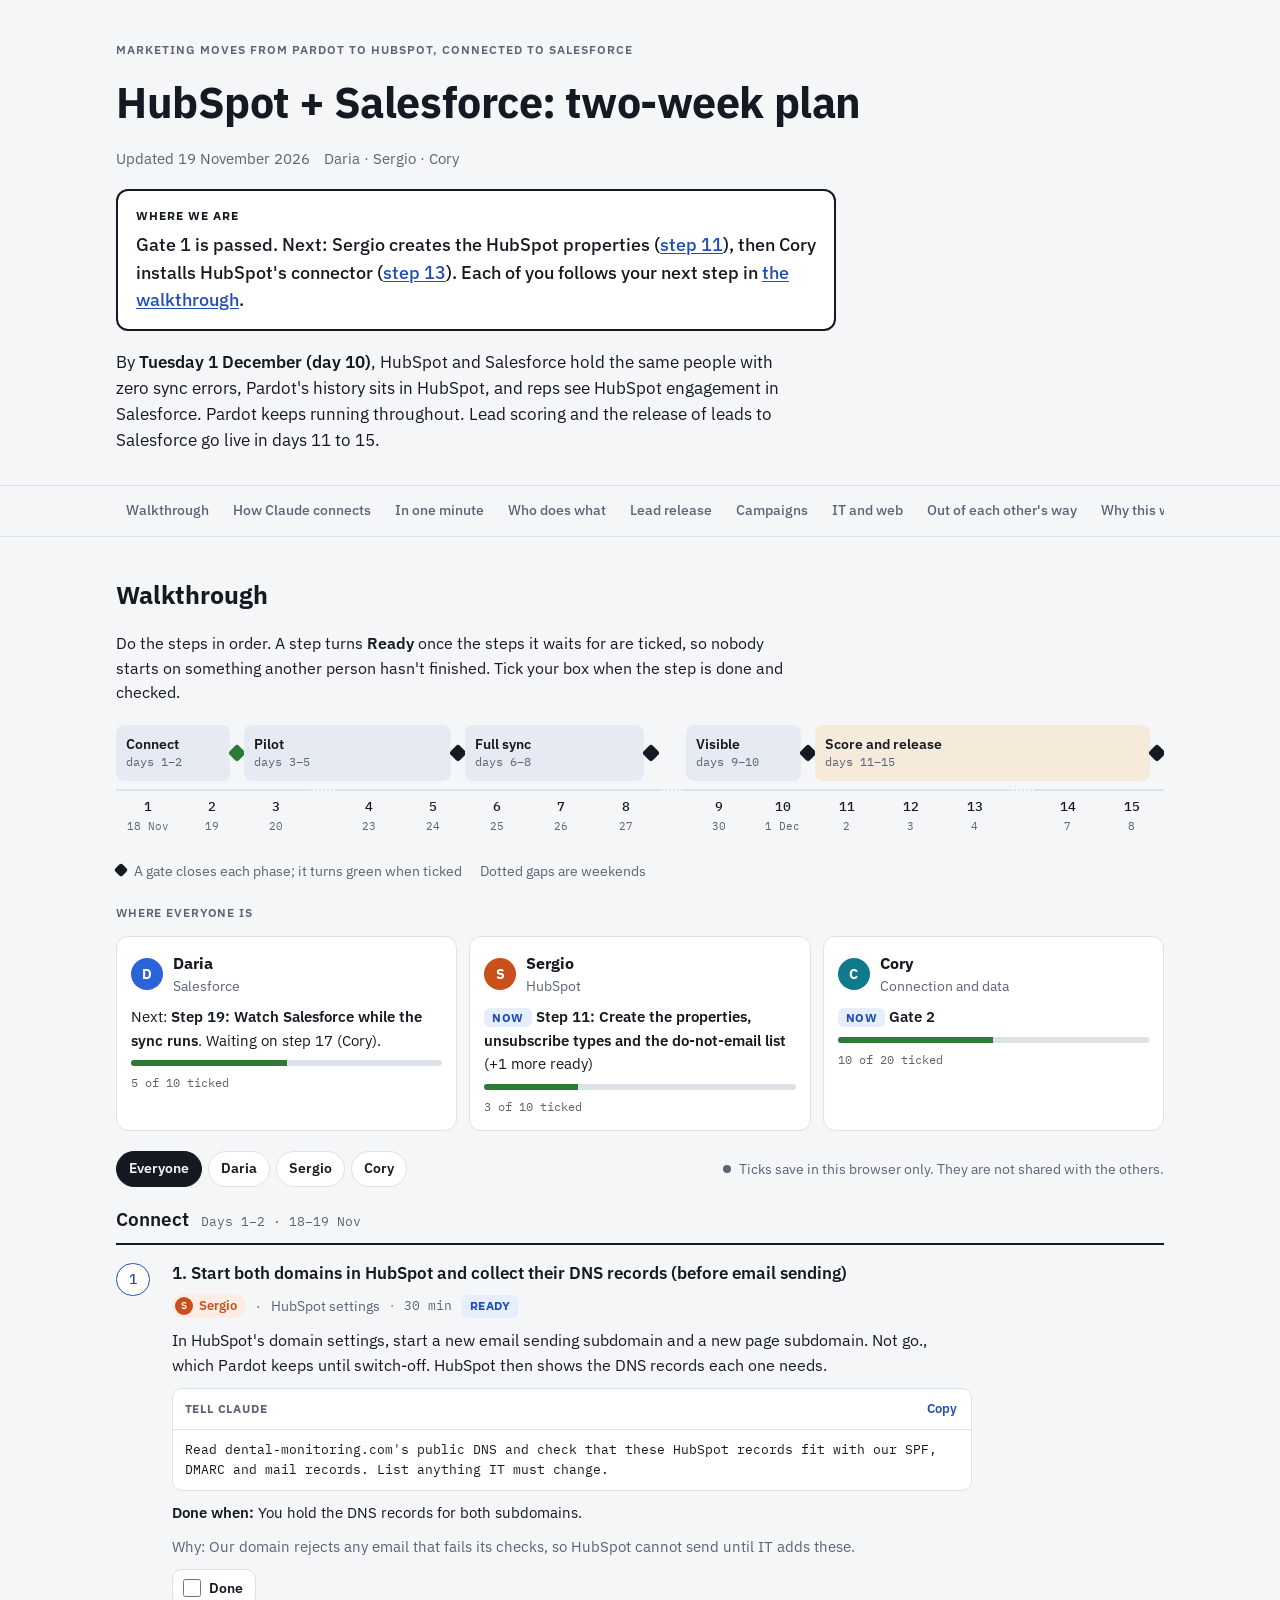
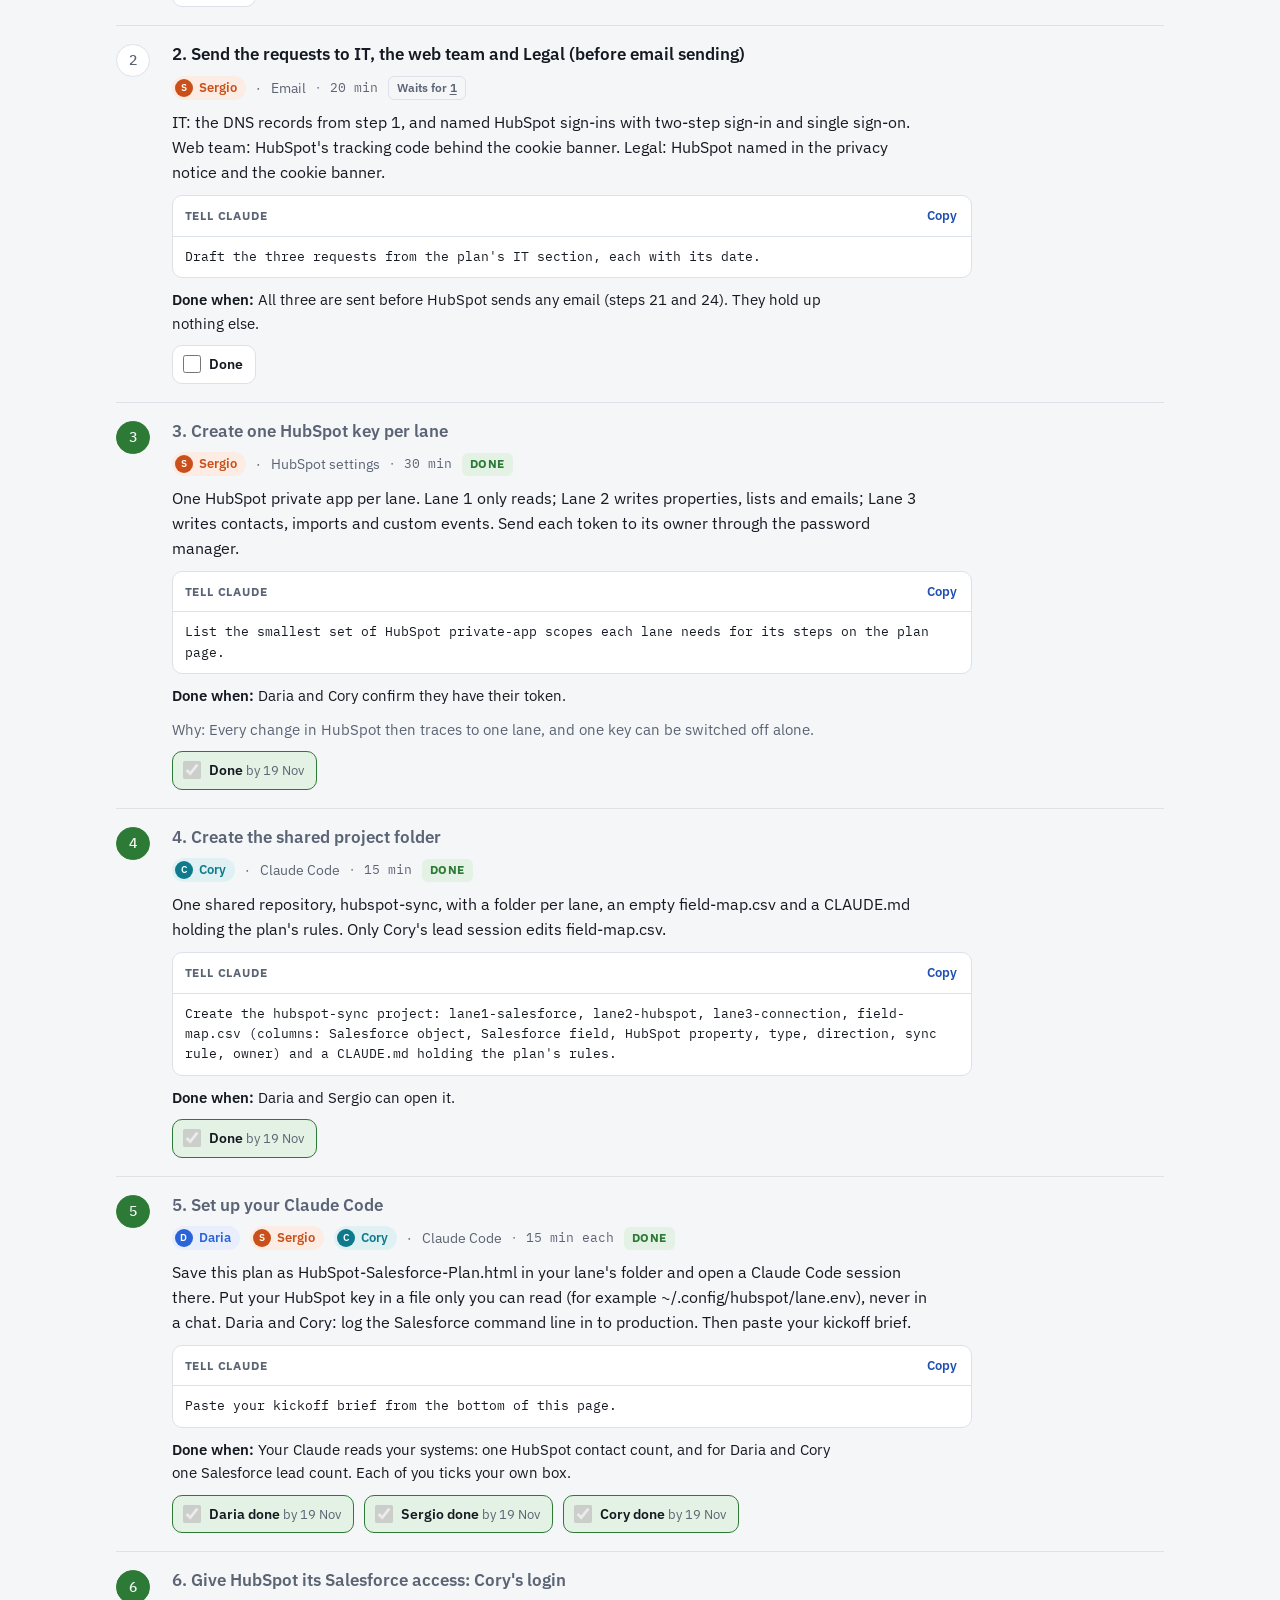
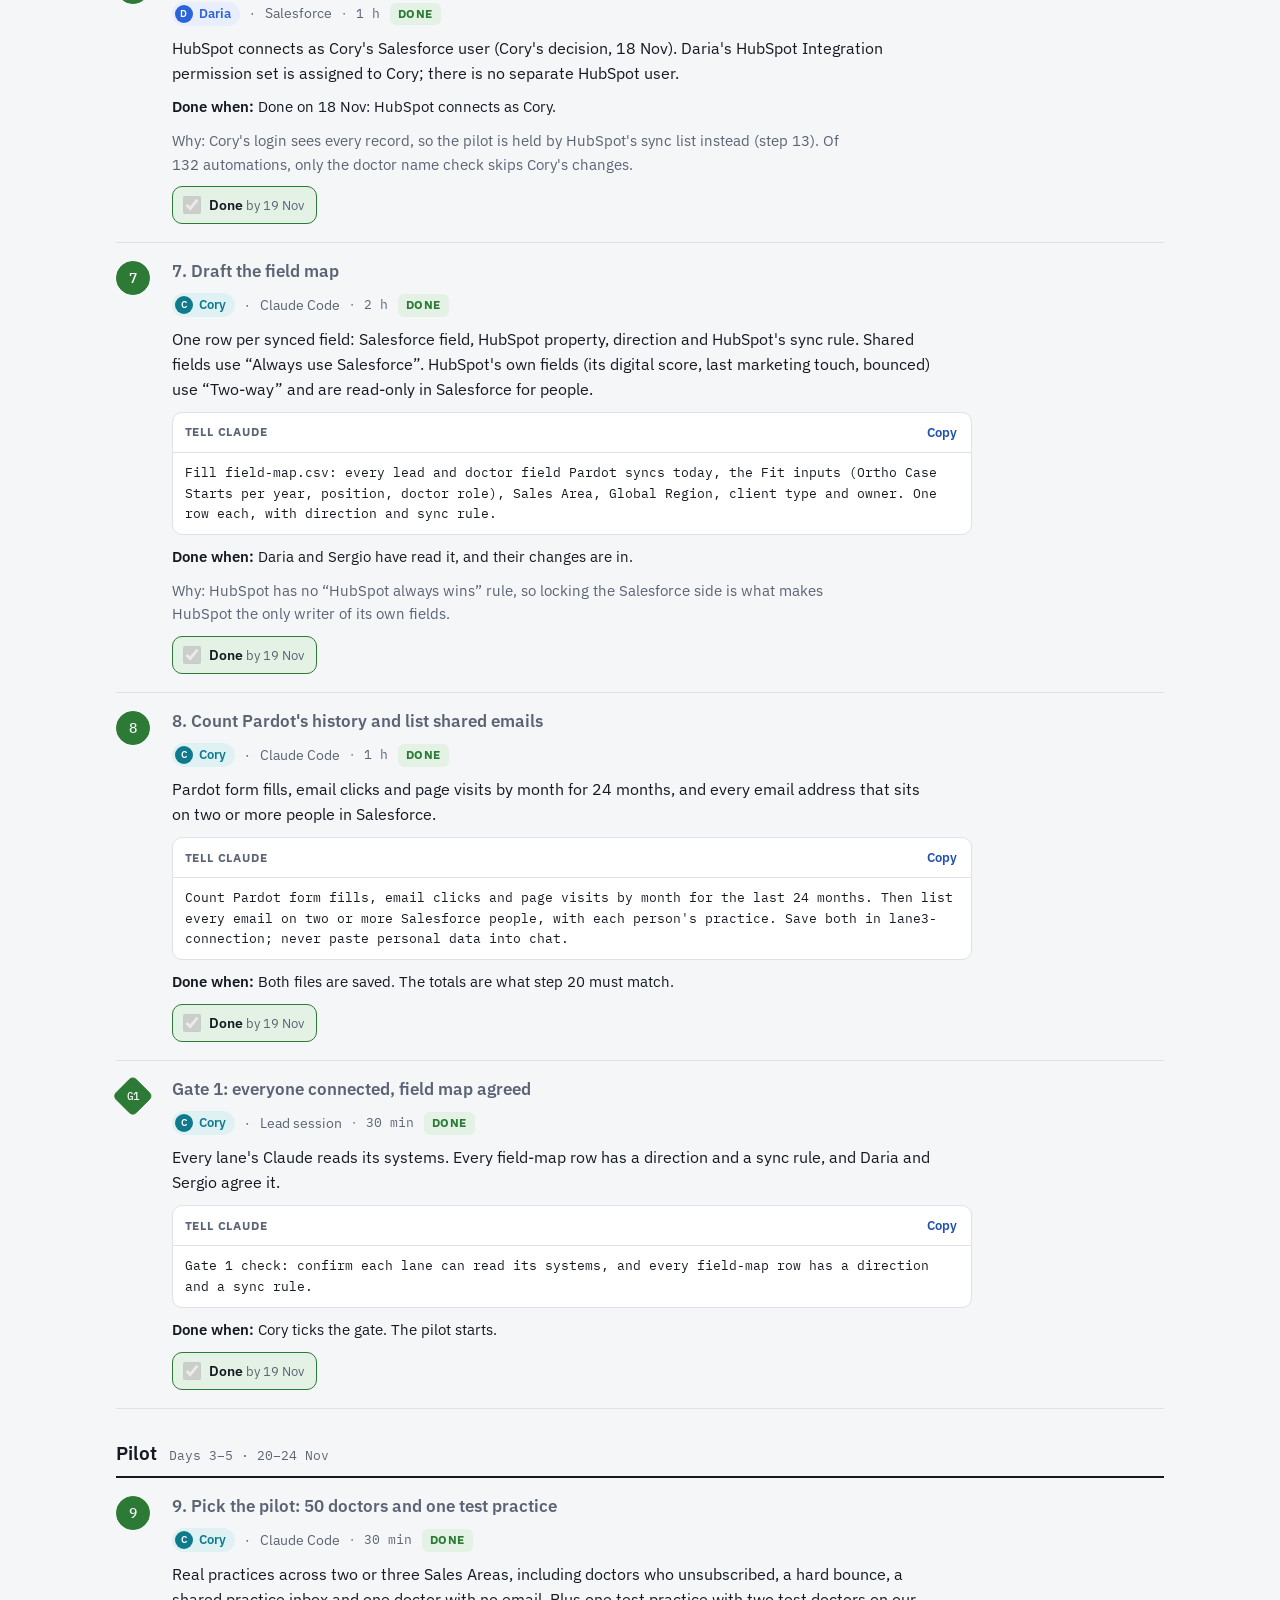
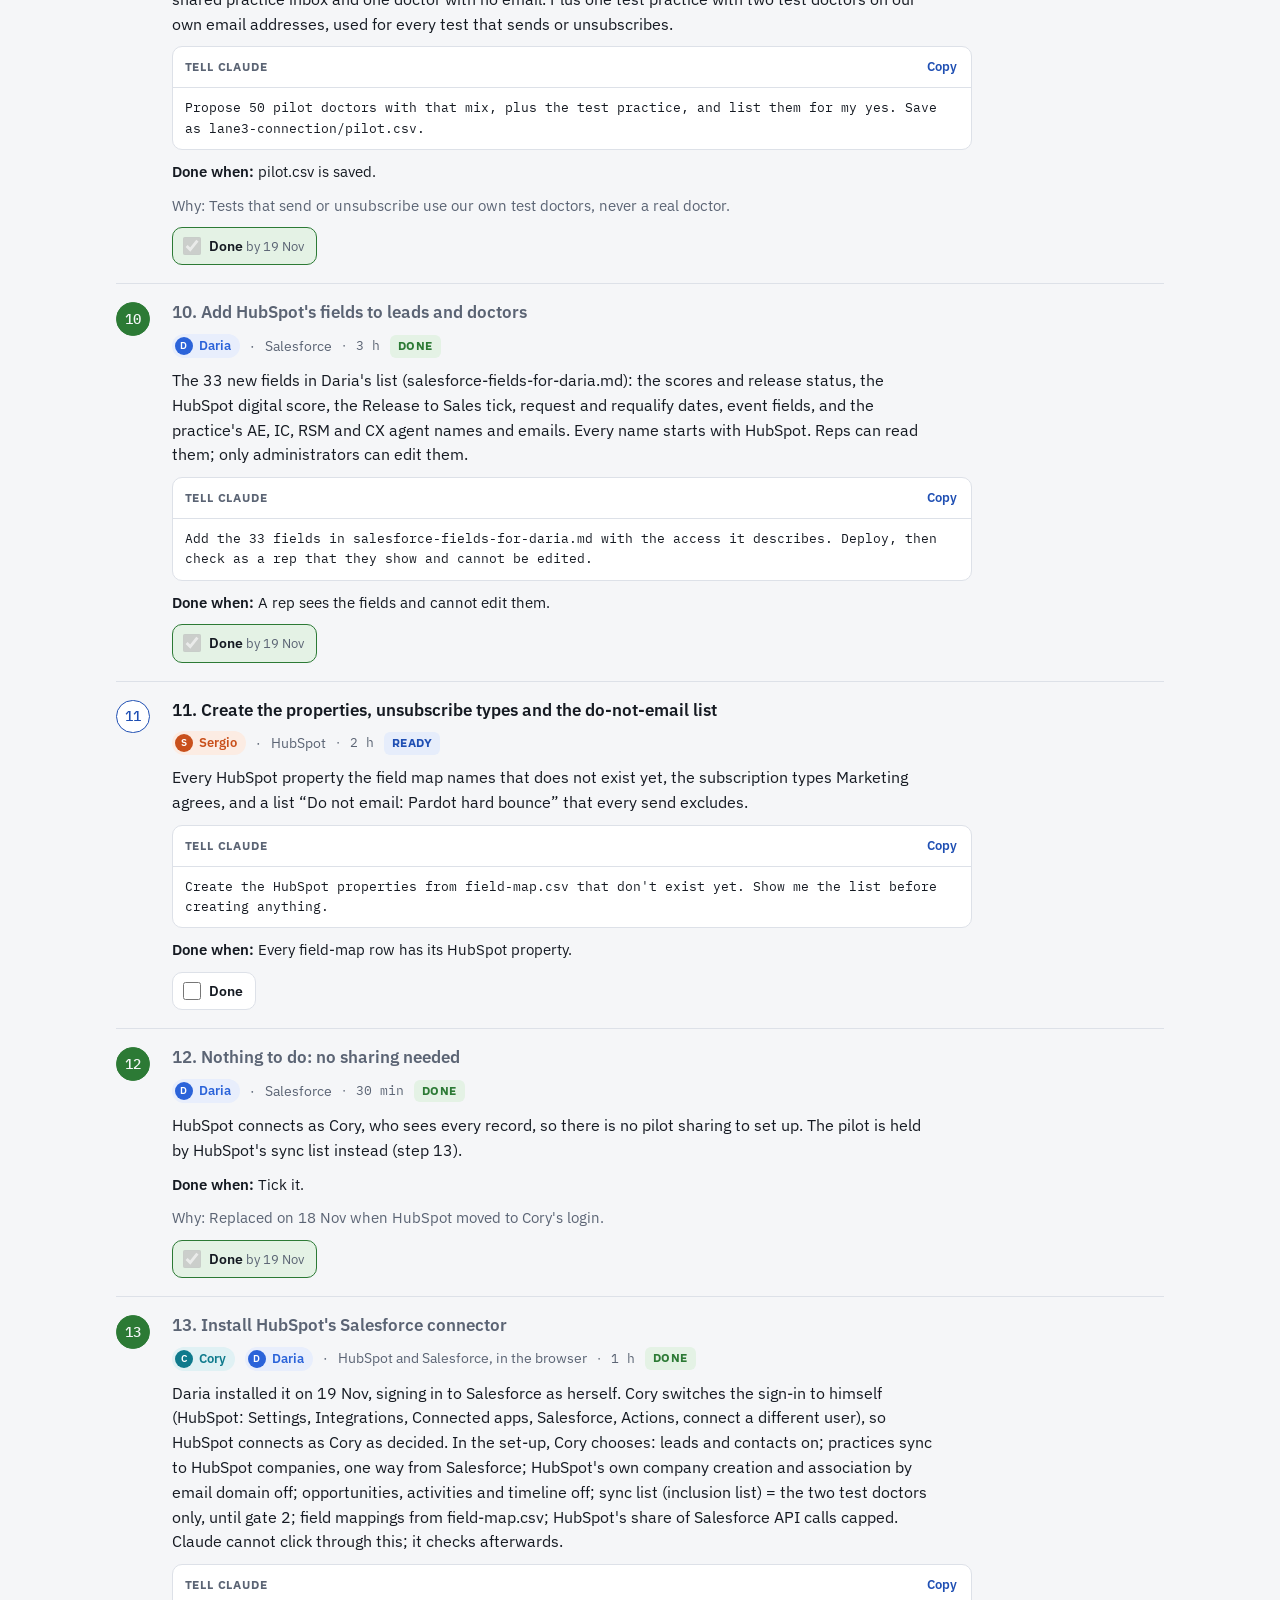
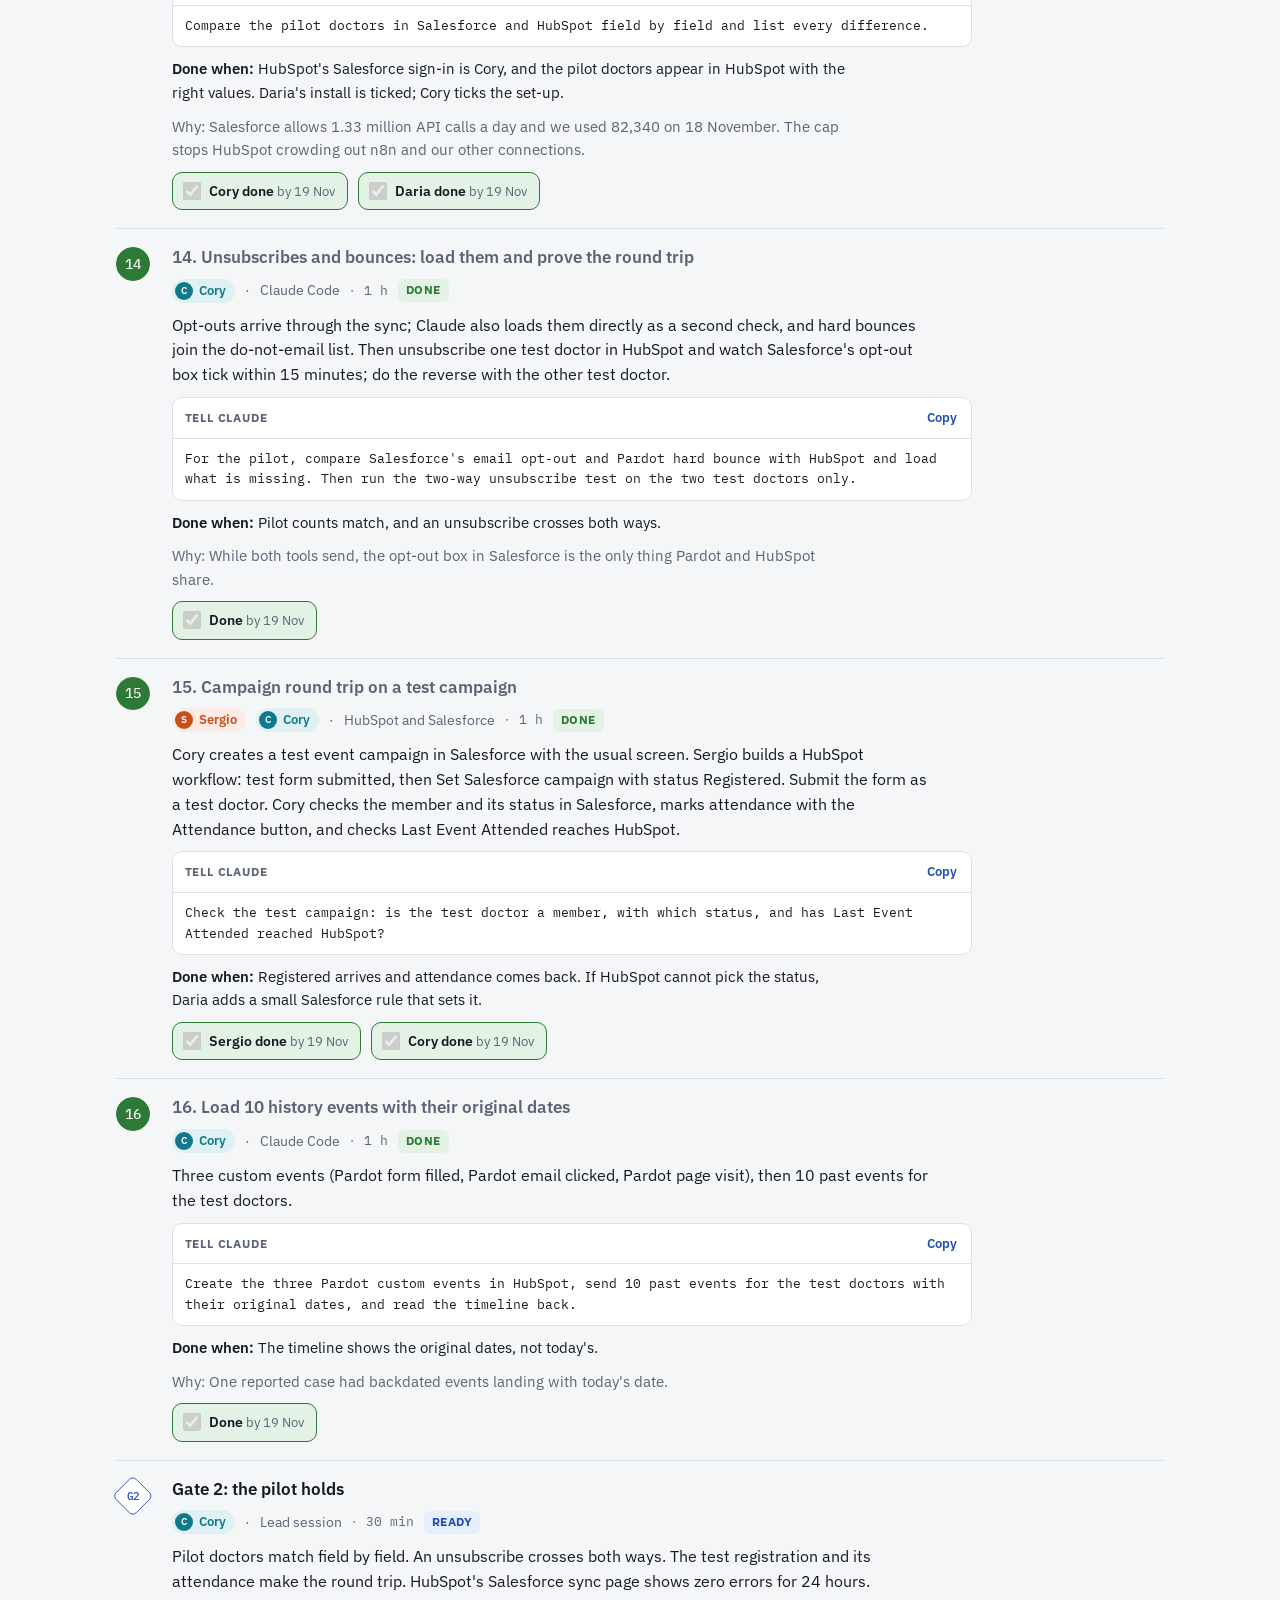
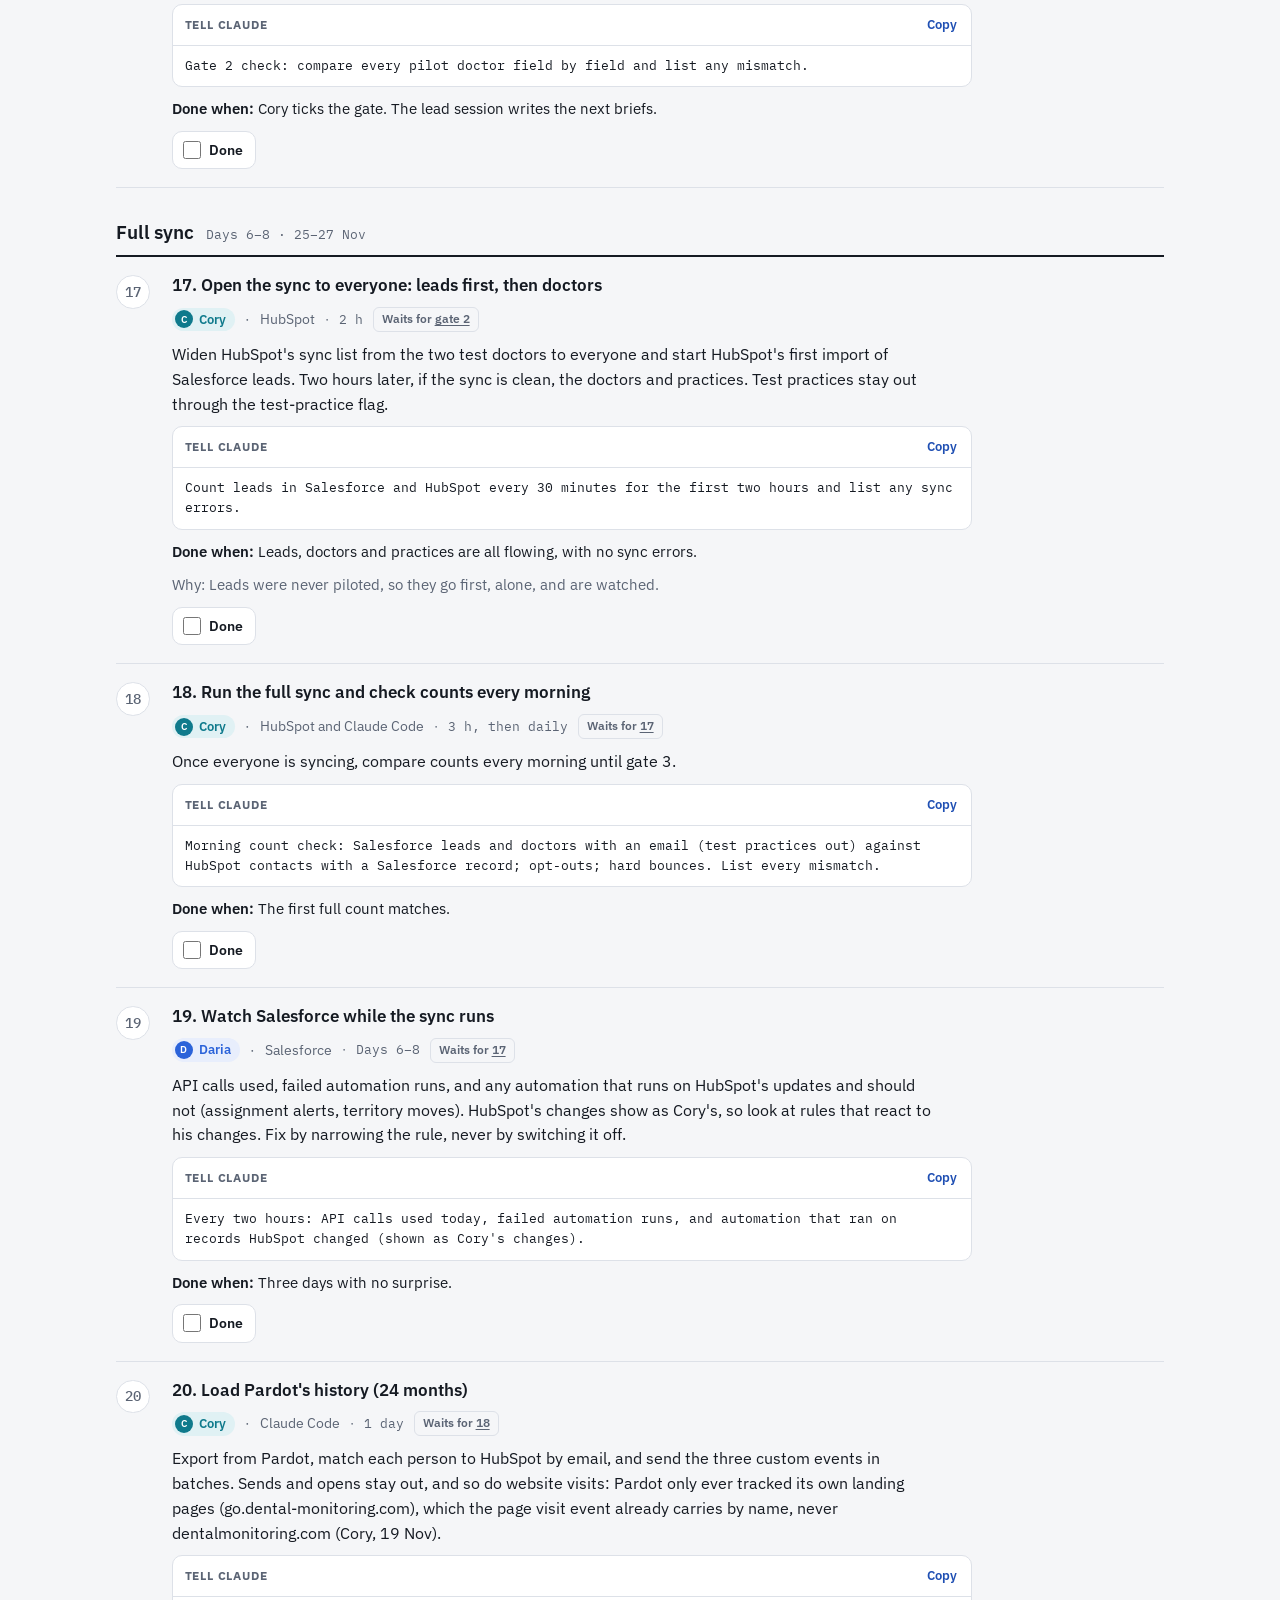
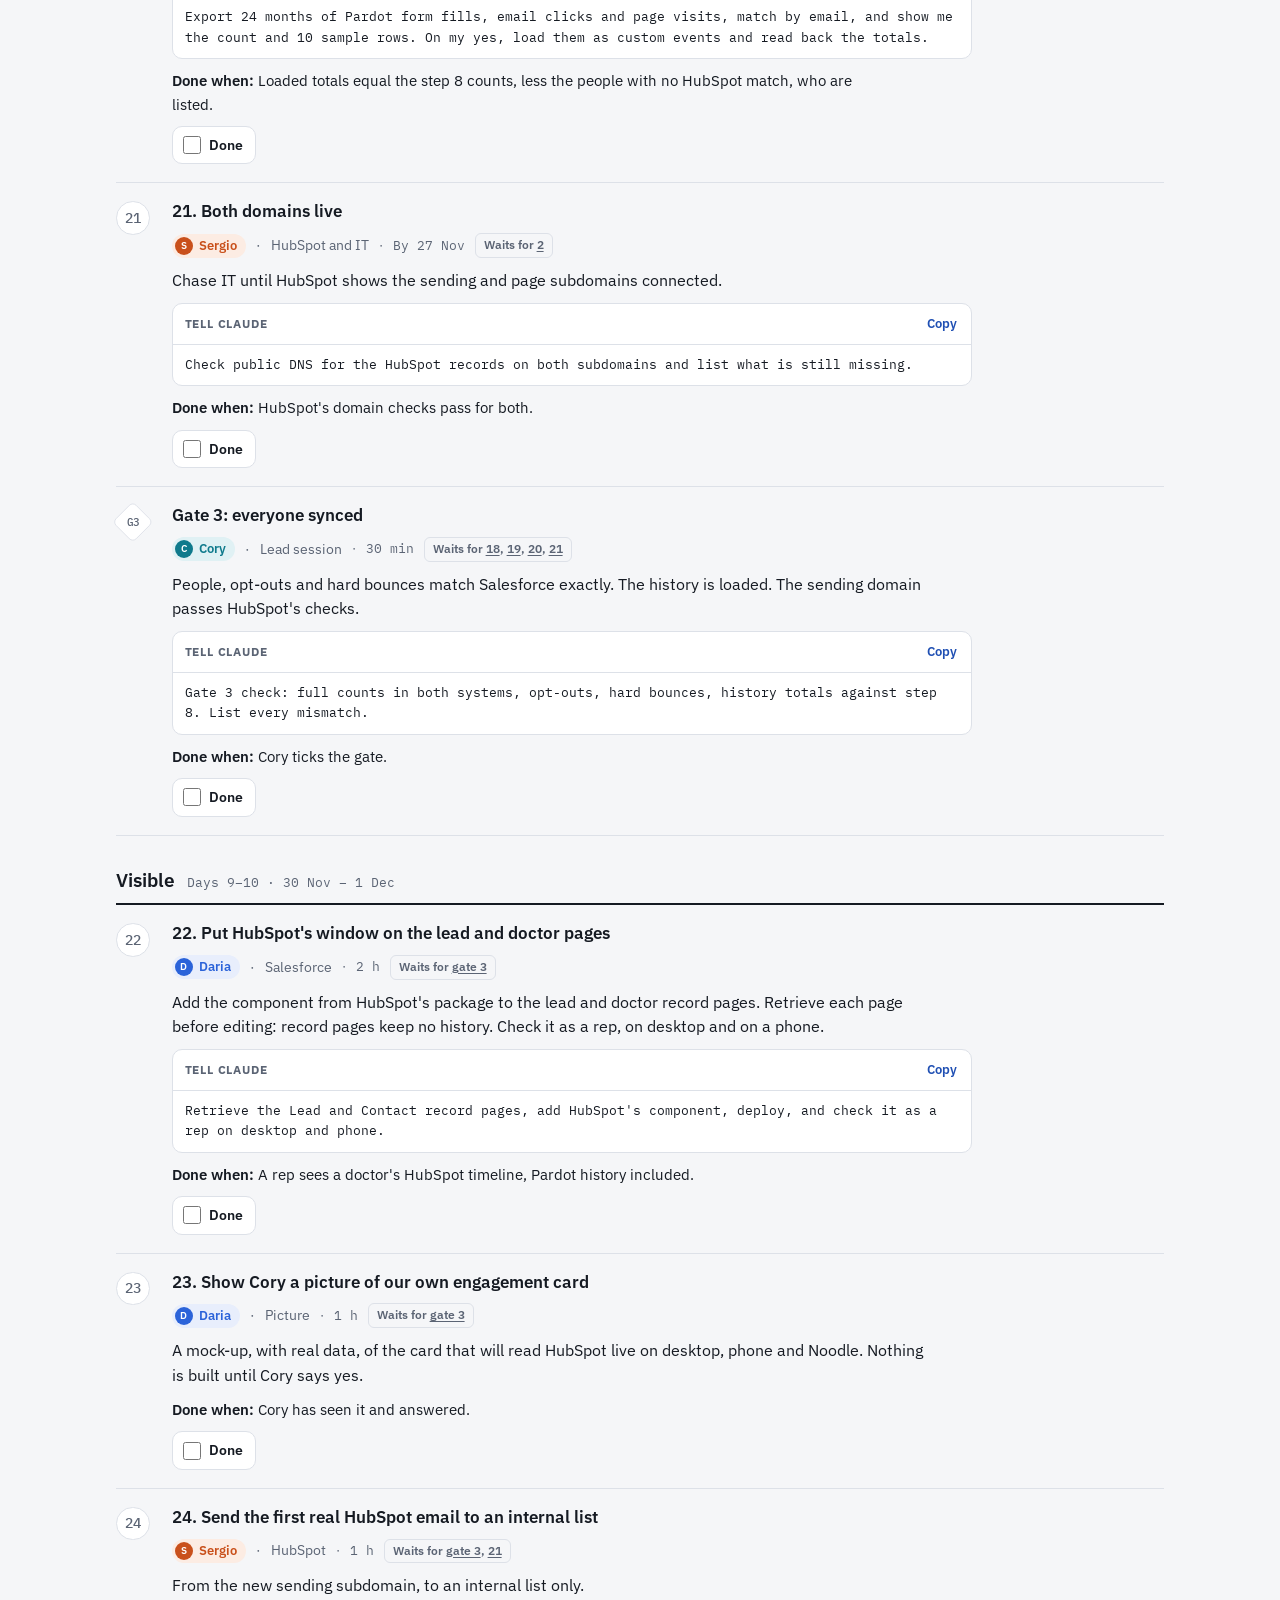
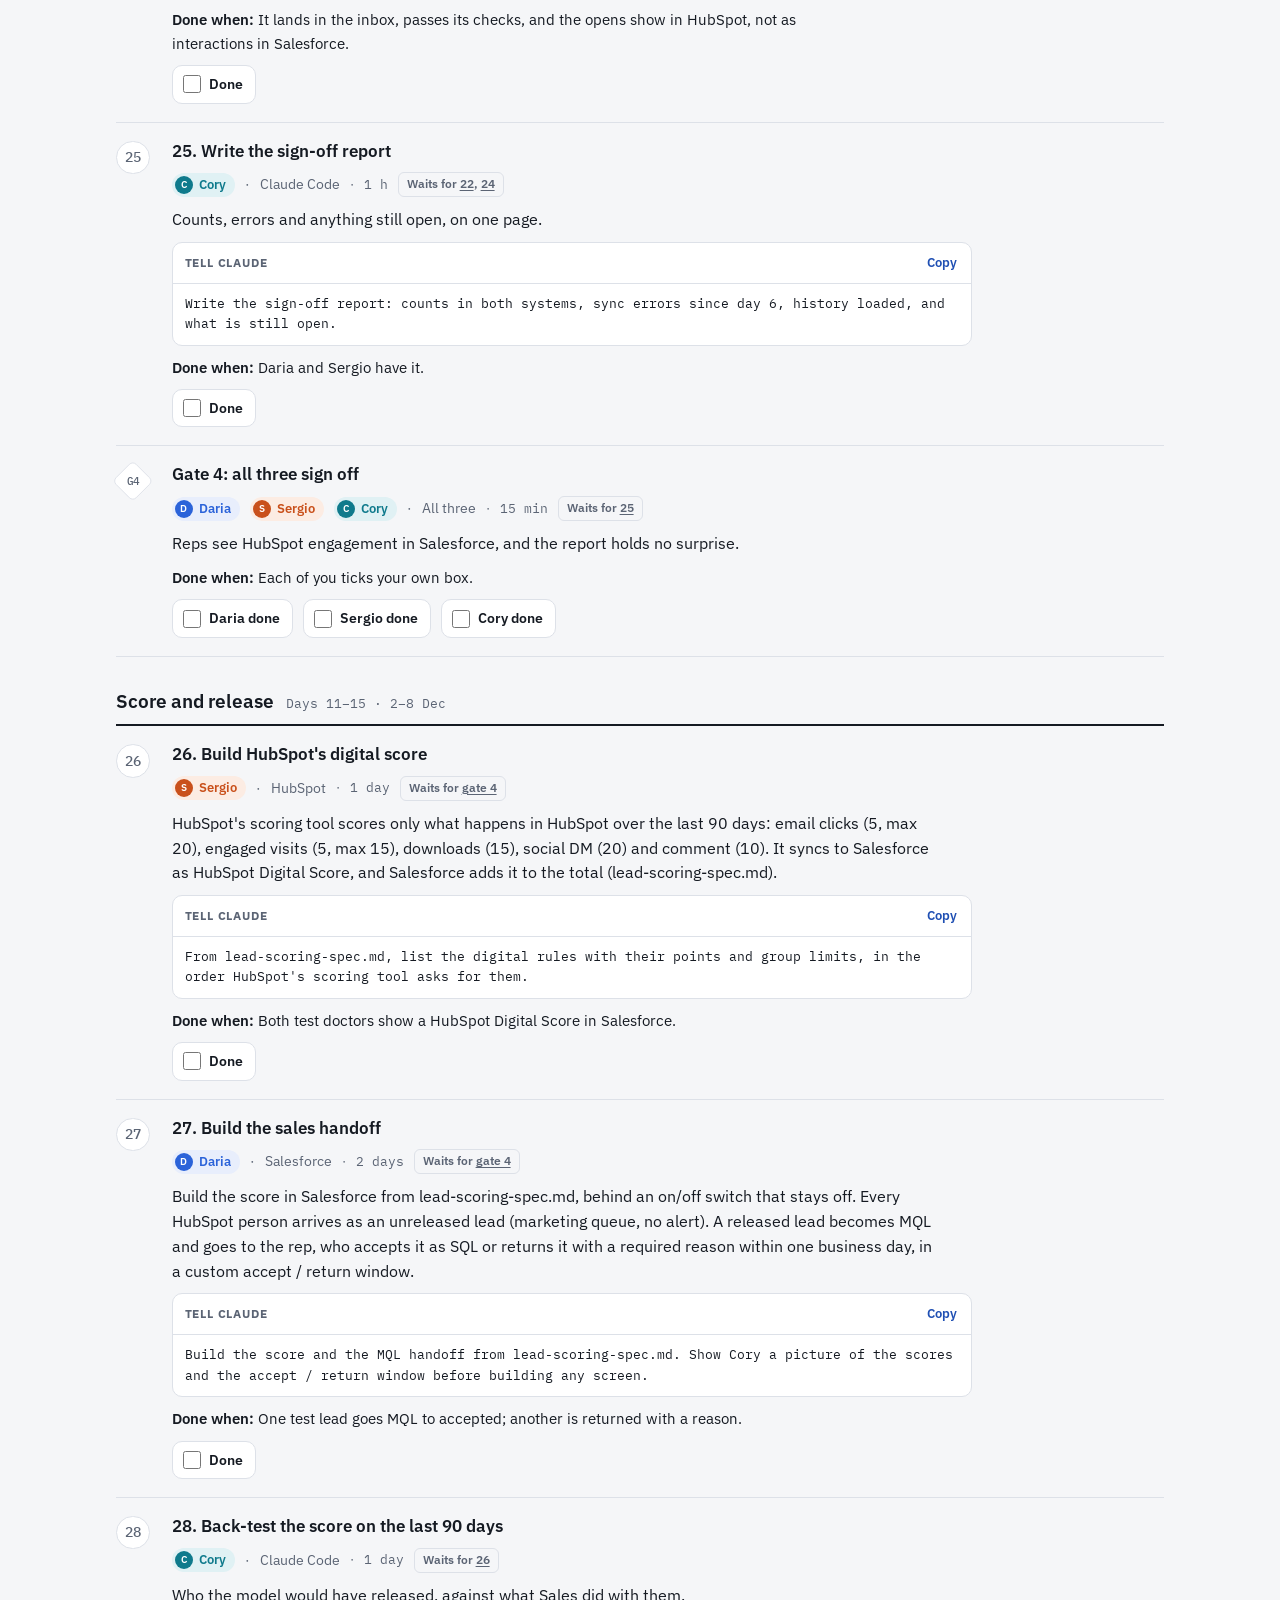
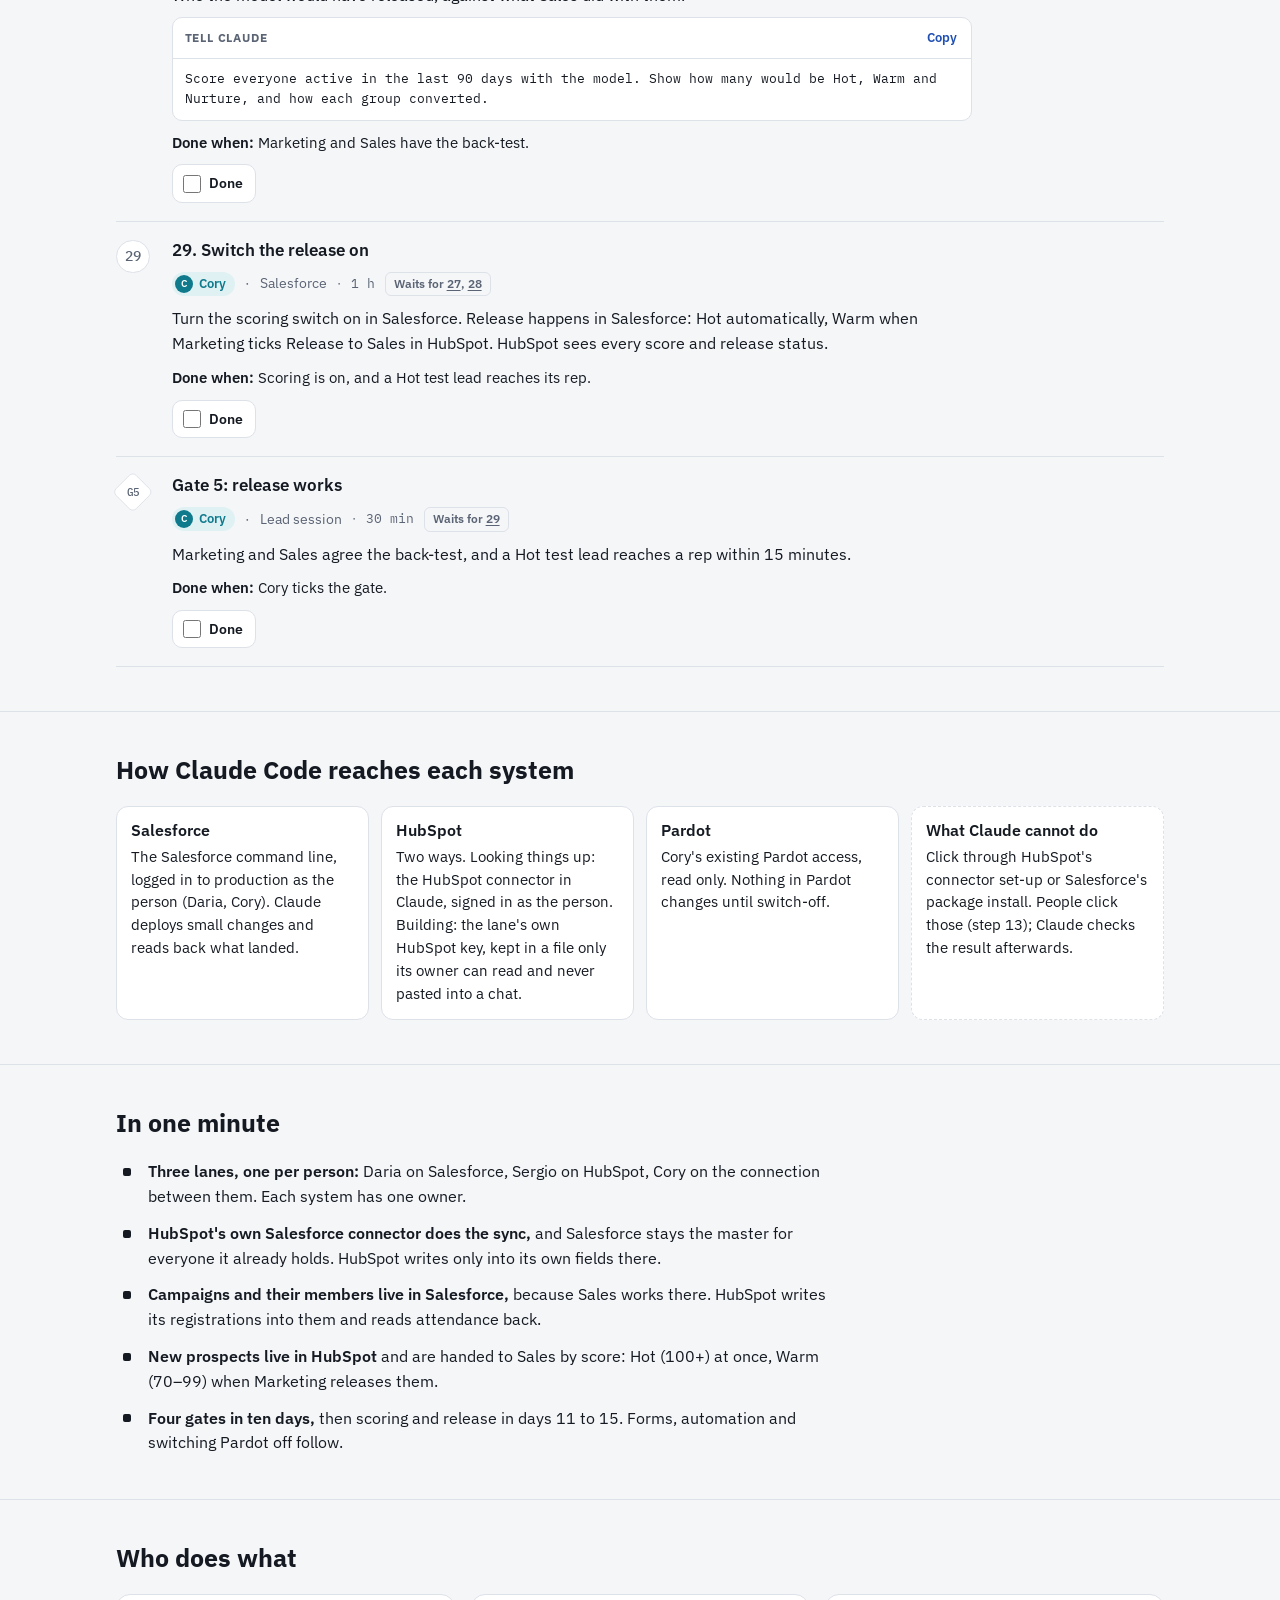
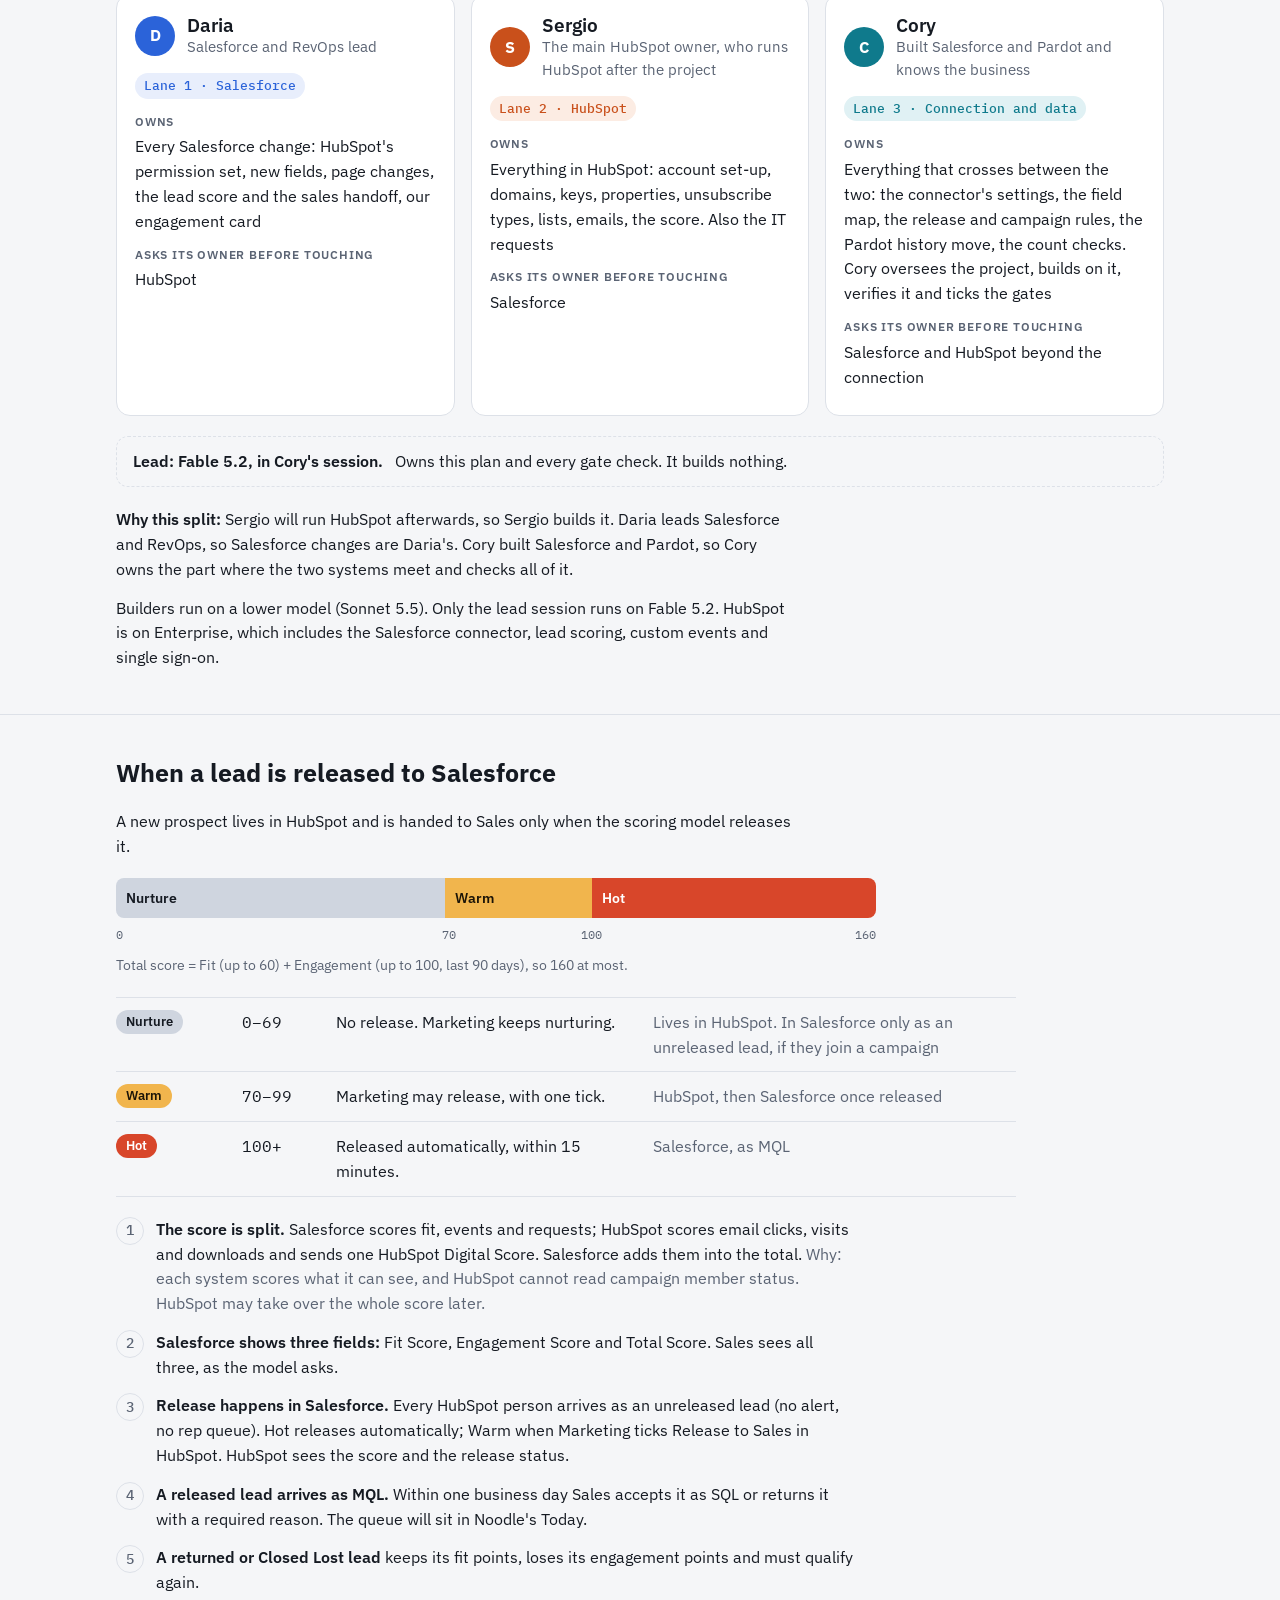
<file: hubspot-plan/index.html>
<!doctype html><html lang="en"><head><meta charset="utf-8"><meta name="viewport" content="width=device-width,initial-scale=1,viewport-fit=cover"><style>:root{color-scheme:light;padding-top:env(safe-area-inset-top,0px);padding-bottom:env(safe-area-inset-bottom,0px)}body{margin:0;font:14px system-ui,sans-serif}img{max-width:100%}[hidden]{display:none!important}</style></head><body>
<title>HubSpot + Salesforce Plan</title>
<meta name="claude:viewport-fit-sides" content="cover">
<link rel="preconnect" href="https://fonts.googleapis.com">
<link rel="preconnect" href="https://fonts.gstatic.com" crossorigin>
<link rel="stylesheet" href="https://fonts.googleapis.com/css2?family=IBM+Plex+Mono:wght@400;500&family=IBM+Plex+Sans:wght@400;500;600;700&display=swap">
<style>
/* Layout: one reading column; the runway, the people and the walkthrough run wider. Each owner keeps one colour everywhere. */
:root {
  --bg: #f5f6f8;
  --surface: #ffffff;
  --ink: #151a22;
  --muted: #5b6474;
  --line: #dde1e8;
  --accent: #1f4fb3;
  --accent-soft: #e6edfb;
  --ok: #2c7a35;
  --ok-soft: #e4f2e5;
  --daria: #2b63d9;
  --daria-soft: #e8eefc;
  --sergio: #c9501b;
  --sergio-soft: #fcece3;
  --cory: #0f7a8c;
  --cory-soft: #e0f1f4;
  --on-lane: #ffffff;
  --phase: #e6ebf3;
  --phase-late: #f6eadb;
  --note: #fff4d8;
  --note-ink: #7a5600;
  --nurture: #cfd5df;
  --warm: #f1b54d;
  --hot: #d8462a;
  --font-body: "IBM Plex Sans", system-ui, -apple-system, "Segoe UI", sans-serif;
  --font-mono: "IBM Plex Mono", ui-monospace, "SFMono-Regular", Menlo, monospace;
}
@media (prefers-color-scheme: dark) {
  :root:not([data-theme="light"]) {
    --bg: #0f1218; --surface: #171b23; --ink: #e7eaf0; --muted: #9ba4b3; --line: #2a303b; --accent: #8db0ff; --accent-soft: #1b2744;
    --ok: #74c47d; --ok-soft: #17301b;
    --daria: #79a2ff; --daria-soft: #1a2645; --sergio: #ff8e5c; --sergio-soft: #39211a; --cory: #4fc3d6; --cory-soft: #10303a;
    --on-lane: #0f1218; --phase: #222a37; --phase-late: #382c1d; --note: #352c14; --note-ink: #f2cd70;
    --nurture: #4a5263; --warm: #d99c33; --hot: #e45a3d;
    color-scheme: dark;
  }
}
:root[data-theme="dark"] {
  --bg: #0f1218; --surface: #171b23; --ink: #e7eaf0; --muted: #9ba4b3; --line: #2a303b; --accent: #8db0ff; --accent-soft: #1b2744;
  --ok: #74c47d; --ok-soft: #17301b;
  --daria: #79a2ff; --daria-soft: #1a2645; --sergio: #ff8e5c; --sergio-soft: #39211a; --cory: #4fc3d6; --cory-soft: #10303a;
  --on-lane: #0f1218; --phase: #222a37; --phase-late: #382c1d; --note: #352c14; --note-ink: #f2cd70;
  --nurture: #4a5263; --warm: #d99c33; --hot: #e45a3d;
  color-scheme: dark;
}

* { box-sizing: border-box; }
body {
  background: var(--bg); color: var(--ink);
  font-family: var(--font-body); font-size: 16px; line-height: 1.55;
  -webkit-text-size-adjust: 100%;
}
body::before { content: ""; position: fixed; inset: 0 0 auto; height: env(safe-area-inset-top, 0px); z-index: 10; background: var(--bg); }
a { color: var(--accent); text-underline-offset: 2px; }
a:focus-visible, button:focus-visible, input:focus-visible { outline: 2px solid var(--accent); outline-offset: 2px; border-radius: 4px; }
strong { font-weight: 600; }
h1, h2, h3 { text-wrap: balance; line-height: 1.2; margin: 0; }
p { margin: 0; }
ul, ol { margin: 0; padding: 0; }
code { font-family: var(--font-mono); font-size: .88em; }

.wrap {
  max-width: 1080px; margin: 0 auto;
  padding-left: max(16px, env(safe-area-inset-left, 0px));
  padding-right: max(16px, env(safe-area-inset-right, 0px));
}
.prose { max-width: 68ch; }
.stack { display: grid; gap: 14px; }
.why { color: var(--muted); }
.mono { font-family: var(--font-mono); font-variant-numeric: tabular-nums; }

/* Header */
.top { padding-block: 40px 32px; }
.top .wrap { display: grid; gap: 18px; }
.eyebrow { font-size: .78rem; font-weight: 600; letter-spacing: .08em; text-transform: uppercase; color: var(--muted); }
h1 { font-size: clamp(1.9rem, 4.2vw, 2.7rem); font-weight: 700; letter-spacing: -.01em; }
.byline { color: var(--muted); font-size: .95rem; display: flex; flex-wrap: wrap; gap: 6px 14px; }
.next { background: var(--surface); border: 2px solid var(--ink); border-radius: 12px; padding: 16px 18px; display: grid; gap: 6px; max-width: 72ch; }
.next-label { font-size: .75rem; font-weight: 700; letter-spacing: .08em; text-transform: uppercase; }
.next p { font-size: 1.1rem; font-weight: 500; }
.goal { font-size: 1.05rem; max-width: 68ch; }

/* Section nav */
.nav { position: sticky; top: env(safe-area-inset-top, 0px); z-index: 5; background: var(--bg); border-block: 1px solid var(--line); }
.nav ul { list-style: none; display: flex; gap: 4px; overflow-x: auto; padding-block: 8px; scrollbar-width: none; }
.nav ul::-webkit-scrollbar { display: none; }
.nav a { display: block; white-space: nowrap; padding: 6px 10px; border-radius: 999px; color: var(--muted); text-decoration: none; font-size: .88rem; font-weight: 500; }
.nav a:hover { background: var(--surface); color: var(--ink); }

/* Sections */
section { padding-block: 44px; border-bottom: 1px solid var(--line); scroll-margin-top: 52px; }
section > .wrap { display: grid; gap: 20px; }
h2 { font-size: 1.55rem; font-weight: 700; }
h3 { font-size: 1.05rem; font-weight: 600; }
.sub { font-size: .78rem; font-weight: 600; letter-spacing: .07em; text-transform: uppercase; color: var(--muted); }

.points { list-style: none; display: grid; gap: 12px; max-width: 72ch; }
.points li { display: grid; grid-template-columns: 22px 1fr; gap: 10px; }
.points li::before { content: ""; width: 8px; height: 8px; border-radius: 2px; background: var(--ink); margin-top: .55em; justify-self: center; }
.steps { list-style: none; counter-reset: s; display: grid; gap: 14px; max-width: 74ch; }
.steps li { counter-increment: s; display: grid; grid-template-columns: 30px 1fr; gap: 10px; }
.steps li::before {
  content: counter(s); font-family: var(--font-mono); font-size: .85rem; font-weight: 500;
  width: 26px; height: 26px; border-radius: 50%; border: 1.5px solid var(--line); display: grid; place-items: center; color: var(--muted);
}
.note { background: var(--note); border-radius: 10px; padding: 12px 14px; max-width: 74ch; font-size: .95rem; }
.note strong { color: var(--note-ink); }

/* How Claude reaches each system */
.reach { display: grid; grid-template-columns: repeat(4, minmax(0, 1fr)); gap: 12px; }
.reach > div { background: var(--surface); border: 1px solid var(--line); border-radius: 12px; padding: 14px; display: grid; gap: 6px; align-content: start; min-width: 0; }
.reach h3 { font-size: .98rem; }
.reach p { font-size: .92rem; }
.reach .no { border-style: dashed; }

/* Owners */
.avatar { flex: none; width: 40px; height: 40px; border-radius: 50%; display: grid; place-items: center; font-weight: 700; color: var(--on-lane); }
.daria .avatar, .dot.daria, .av.daria { background: var(--daria); }
.sergio .avatar, .dot.sergio, .av.sergio { background: var(--sergio); }
.cory .avatar, .dot.cory, .av.cory { background: var(--cory); }
.dot { display: inline-block; width: 9px; height: 9px; border-radius: 50%; margin-right: 6px; vertical-align: .05em; }
.own {
  display: inline-flex; align-items: center; gap: 6px; font-size: .8rem; font-weight: 600;
  padding: 2px 9px 2px 3px; border-radius: 999px;
}
.own .av { width: 18px; height: 18px; border-radius: 50%; display: grid; place-items: center; font-size: .64rem; color: var(--on-lane); }
.own.daria { background: var(--daria-soft); color: var(--daria); }
.own.sergio { background: var(--sergio-soft); color: var(--sergio); }
.own.cory { background: var(--cory-soft); color: var(--cory); }

/* Runway */
.runway-scroll { overflow-x: auto; padding-bottom: 6px; }
.runway {
  min-width: 660px; display: grid; row-gap: 8px;
  grid-template-columns: 1fr 1fr 1fr .45fr 1fr 1fr 1fr 1fr 1fr .45fr 1fr 1fr 1fr 1fr 1fr .45fr 1fr 1fr;
}
.ph { grid-row: 1; position: relative; background: var(--phase); border-radius: 8px; margin-right: 14px; padding: 8px 10px; min-height: 56px; display: grid; align-content: center; gap: 1px; color: var(--ink); text-decoration: none; }
.ph:hover { outline: 1.5px solid var(--line); }
.ph.late { background: var(--phase-late); }
.ph b { font-size: .9rem; font-weight: 600; line-height: 1.2; }
.ph span { font-family: var(--font-mono); font-size: .74rem; color: var(--muted); }
.ph::after { content: ""; position: absolute; right: -7px; top: 50%; transform: translate(50%, -50%) rotate(45deg); width: 13px; height: 13px; background: var(--ink); border-radius: 3px; }
.ph.done::after { background: var(--ok); }
.day { grid-row: 2; text-align: center; display: grid; border-top: 2px solid var(--line); padding-top: 6px; }
.day .n { font-family: var(--font-mono); font-size: .82rem; font-weight: 500; }
.day .d { font-family: var(--font-mono); font-size: .7rem; color: var(--muted); }
.wknd { grid-row: 2; border-top: 2px dotted var(--line); }
.runway-key { display: flex; flex-wrap: wrap; gap: 6px 18px; font-size: .88rem; color: var(--muted); }
.key-diamond { display: inline-block; width: 10px; height: 10px; background: var(--ink); transform: rotate(45deg); border-radius: 2px; margin-right: 8px; vertical-align: .05em; }

/* Where everyone is */
.now { display: grid; grid-template-columns: repeat(3, minmax(0, 1fr)); gap: 12px; }
.now-card { background: var(--surface); border: 1px solid var(--line); border-radius: 12px; padding: 14px; display: grid; gap: 8px; align-content: start; min-width: 0; }
.now-top { display: flex; align-items: center; gap: 10px; }
.now-top .avatar { width: 32px; height: 32px; font-size: .9rem; }
.now-top b { font-size: 1rem; }
.now-top div span { color: var(--muted); font-size: .85rem; display: block; }
.now-step { font-size: .95rem; }
.now-step a { color: var(--ink); text-decoration: none; font-weight: 600; }
.now-step a:hover { text-decoration: underline; }
.progress { height: 6px; border-radius: 999px; background: var(--line); overflow: hidden; }
.progress i { display: block; height: 100%; background: var(--ok); width: 0; }
.now-count { font-family: var(--font-mono); font-size: .76rem; color: var(--muted); }

/* Walkthrough controls */
.controls { display: flex; flex-wrap: wrap; gap: 10px 16px; align-items: center; justify-content: space-between; }
.filter { display: flex; flex-wrap: wrap; gap: 6px; }
.filter button {
  font: inherit; font-size: .88rem; font-weight: 600; cursor: pointer;
  border: 1px solid var(--line); background: var(--surface); color: var(--ink); border-radius: 999px; padding: 6px 12px;
}
.filter button[aria-pressed="true"] { background: var(--ink); color: var(--bg); border-color: var(--ink); }
.sync-status { font-size: .86rem; color: var(--muted); display: flex; align-items: center; gap: 8px; }
.sync-status i { width: 8px; height: 8px; border-radius: 50%; background: var(--muted); display: inline-block; }
.sync-status.live i { background: var(--ok); }
.sync-status.off i { background: var(--hot); }

/* Steps */
.phase-block { display: grid; gap: 0; scroll-margin-top: 60px; }
.phase-head { display: flex; flex-wrap: wrap; align-items: baseline; gap: 4px 12px; padding-bottom: 10px; border-bottom: 2px solid var(--ink); }
.phase-head h3 { font-size: 1.2rem; }
.phase-head span { font-family: var(--font-mono); font-size: .82rem; color: var(--muted); }
.step { display: grid; grid-template-columns: 2.6rem minmax(0, 1fr); gap: 14px; padding-block: 18px; border-bottom: 1px solid var(--line); scroll-margin-top: 60px; }
.step[hidden] { display: none !important; }
.num {
  width: 2.1rem; height: 2.1rem; border-radius: 50%; border: 1.5px solid var(--line);
  display: grid; place-items: center; font-family: var(--font-mono); font-size: .9rem; font-weight: 500; color: var(--muted); background: var(--surface);
}
.step.ready .num { border-color: var(--accent); color: var(--accent); }
.step.done .num { background: var(--ok); border-color: var(--ok); color: var(--bg); }
.step.gate .num { border-radius: 6px; transform: rotate(45deg) scale(.86); }
.step.gate .num span { transform: rotate(-45deg); font-size: .78rem; }
.step-body { display: grid; gap: 10px; min-width: 0; }
.step-title { display: flex; flex-wrap: wrap; gap: 6px 12px; align-items: baseline; }
.step-title h4 { margin: 0; font-size: 1.05rem; font-weight: 600; line-height: 1.3; }
.step.done .step-title h4 { color: var(--muted); }
.meta { display: flex; flex-wrap: wrap; gap: 6px 10px; align-items: center; font-size: .85rem; color: var(--muted); }
.meta .where::before { content: "·"; margin-right: 10px; }
.meta .time { font-family: var(--font-mono); font-size: .8rem; }
.meta .time::before { content: "·"; margin-right: 10px; font-family: var(--font-body); }
.status { font-size: .76rem; font-weight: 700; letter-spacing: .04em; text-transform: uppercase; padding: 2px 8px; border-radius: 6px; }
.status.ready { background: var(--accent-soft); color: var(--accent); }
.status.waiting { background: transparent; color: var(--muted); border: 1px solid var(--line); text-transform: none; letter-spacing: 0; font-weight: 600; }
.status.done { background: var(--ok-soft); color: var(--ok); }
.status.waiting a { color: inherit; }
.step-text { max-width: 76ch; }
.tell { background: var(--surface); border: 1px solid var(--line); border-radius: 10px; overflow: hidden; max-width: 80ch; }
.tell-head { display: flex; justify-content: space-between; align-items: center; gap: 10px; padding: 6px 8px 6px 12px; border-bottom: 1px solid var(--line); }
.tell-head span { font-size: .72rem; font-weight: 700; letter-spacing: .07em; text-transform: uppercase; color: var(--muted); }
.tell pre { margin: 0; padding: 10px 12px; font-family: var(--font-mono); font-size: .82rem; line-height: 1.55; white-space: pre-wrap; overflow-wrap: anywhere; }
.copy-sm { font: inherit; font-size: .8rem; font-weight: 600; background: transparent; color: var(--accent); border: 0; padding: 4px 6px; border-radius: 6px; cursor: pointer; }
.copy-sm:hover { background: var(--accent-soft); }
.donewhen { font-size: .95rem; max-width: 76ch; }
.donewhen b { font-weight: 600; }
.tick-row { display: flex; flex-wrap: wrap; gap: 8px 10px; }
.tick {
  display: inline-flex; align-items: center; gap: 8px; cursor: pointer;
  border: 1px solid var(--line); background: var(--surface); border-radius: 10px; padding: 7px 12px 7px 10px; font-size: .9rem;
}
.tick input { width: 18px; height: 18px; margin: 0; accent-color: var(--ok); cursor: pointer; }
.tick input:disabled { cursor: not-allowed; }
.tick.on { border-color: var(--ok); background: var(--ok-soft); }
.tick .who { font-weight: 600; }
.tick .by { color: var(--muted); font-size: .8rem; }

/* People */
.people { display: grid; grid-template-columns: repeat(3, minmax(0, 1fr)); gap: 16px; }
.person { background: var(--surface); border: 1px solid var(--line); border-radius: 14px; padding: 18px; display: grid; gap: 14px; align-content: start; min-width: 0; }
.person-top { display: flex; gap: 12px; align-items: center; }
.person h3 { font-size: 1.2rem; }
.role { color: var(--muted); font-size: .92rem; }
.lane-tag { justify-self: start; font-family: var(--font-mono); font-size: .8rem; font-weight: 500; padding: 3px 9px; border-radius: 999px; }
.person dl { margin: 0; display: grid; gap: 4px; }
.person dt { font-size: .72rem; font-weight: 600; letter-spacing: .07em; text-transform: uppercase; color: var(--muted); }
.person dd { margin: 0 0 8px; }
.daria .lane-tag { background: var(--daria-soft); color: var(--daria); }
.sergio .lane-tag { background: var(--sergio-soft); color: var(--sergio); }
.cory .lane-tag { background: var(--cory-soft); color: var(--cory); }
.lead-line { display: flex; flex-wrap: wrap; gap: 6px 12px; align-items: baseline; border: 1px dashed var(--line); border-radius: 12px; padding: 12px 16px; }

/* Score */
.scale-box { display: grid; gap: 8px; max-width: 760px; }
.scale { display: flex; height: 40px; border-radius: 8px; overflow: hidden; }
.band { display: flex; align-items: center; padding-left: 10px; font-size: .85rem; font-weight: 600; white-space: nowrap; overflow: hidden; }
.band.nurture { background: var(--nurture); color: var(--ink); }
.band.warm { background: var(--warm); color: #1b1407; }
.band.hot { background: var(--hot); color: #ffffff; }
.ticks { position: relative; height: 20px; font-family: var(--font-mono); font-size: .76rem; color: var(--muted); }
.ticks span { position: absolute; top: 0; transform: translateX(-50%); }
.ticks span:first-child { transform: none; }
.ticks span:last-child { transform: translateX(-100%); }
.scale-cap { font-size: .9rem; color: var(--muted); }
.bands { list-style: none; display: grid; border-top: 1px solid var(--line); max-width: 900px; }
.bands li { display: grid; grid-template-columns: 7rem 5rem minmax(0, 1fr) minmax(0, 1.2fr); gap: 14px; padding-block: 12px; border-bottom: 1px solid var(--line); align-items: start; }
.chip { justify-self: start; font-size: .8rem; font-weight: 600; padding: 2px 10px; border-radius: 999px; }
.chip.nurture { background: var(--nurture); color: var(--ink); }
.chip.warm { background: var(--warm); color: #1b1407; }
.chip.hot { background: var(--hot); color: #ffffff; }
.bands .range { font-family: var(--font-mono); font-variant-numeric: tabular-nums; }
.bands .where { color: var(--muted); }

/* Tables */
.tbl-wrap { overflow-x: auto; }
.tbl { width: 100%; border-collapse: collapse; font-size: .95rem; }
.tbl th { text-align: left; font-size: .74rem; font-weight: 600; letter-spacing: .07em; text-transform: uppercase; color: var(--muted); padding: 10px 12px; border-bottom: 1px solid var(--line); vertical-align: bottom; }
.tbl td { padding: 12px; border-bottom: 1px solid var(--line); vertical-align: top; }
.tbl td:first-child { font-weight: 500; }
.tbl th:first-child, .tbl td:first-child { padding-left: 0; }

/* Decided and open */
.split { display: grid; grid-template-columns: minmax(0, 1fr) minmax(0, 1.25fr); gap: 32px; align-items: start; }
.checks { list-style: none; display: grid; gap: 10px; }
.checks li { display: grid; grid-template-columns: 22px 1fr; gap: 8px; }
.checks svg { width: 18px; height: 18px; margin-top: .2em; color: var(--ok); fill: none; stroke: currentColor; stroke-width: 2.2; stroke-linecap: round; stroke-linejoin: round; }
.open-group { display: grid; gap: 10px; }
.open-group + .open-group { margin-top: 18px; }
.q { background: var(--surface); border: 1px solid var(--line); border-radius: 10px; padding: 12px 14px; display: grid; gap: 6px; }
.q .rec { color: var(--muted); }
.q .rec b { color: var(--ink); font-weight: 600; }

/* Briefs */
.brief { background: var(--surface); border: 1px solid var(--line); border-radius: 14px; overflow: hidden; }
.brief-head { display: flex; flex-wrap: wrap; gap: 10px; align-items: center; justify-content: space-between; padding: 12px 16px; border-bottom: 1px solid var(--line); }
.brief-head h3 { display: flex; align-items: center; gap: 10px; }
.brief-head .avatar { width: 30px; height: 30px; font-size: .85rem; }
.copy { font: inherit; font-size: .88rem; font-weight: 600; background: var(--ink); color: var(--bg); border: 0; border-radius: 8px; padding: 7px 14px; cursor: pointer; }
.copy:hover { opacity: .88; }
.brief pre { margin: 0; padding: 16px; font-family: var(--font-mono); font-size: .82rem; line-height: 1.6; white-space: pre-wrap; overflow-wrap: anywhere; max-height: 440px; overflow-y: auto; }

.sources p { max-width: 80ch; font-size: .92rem; color: var(--muted); }
footer { padding-block: 28px 48px; color: var(--muted); font-size: .88rem; }

@media (max-width: 860px) {
  .people, .now, .split { grid-template-columns: 1fr; }
  .reach { grid-template-columns: repeat(2, minmax(0, 1fr)); }
}
@media (max-width: 700px) {
  .reach { grid-template-columns: 1fr; }
  .step { grid-template-columns: 2.2rem minmax(0, 1fr); gap: 10px; }
  .num { width: 1.9rem; height: 1.9rem; font-size: .82rem; }
  .bands li { grid-template-columns: auto 1fr; gap: 6px 12px; }
  .bands li > :nth-child(3), .bands li > :nth-child(4) { grid-column: 1 / -1; }
  .tbl thead { display: none; }
  .tbl, .tbl tbody, .tbl tr, .tbl td { display: block; width: 100%; }
  .tbl tr { padding-block: 12px; border-bottom: 1px solid var(--line); }
  .tbl td { border: 0; padding: 3px 0; }
  .tbl td::before { content: attr(data-label); display: block; font-size: .7rem; font-weight: 600; letter-spacing: .07em; text-transform: uppercase; color: var(--muted); }
  .tbl td:first-child::before { display: none; }
  .tbl td:first-child { font-weight: 600; padding-bottom: 6px; }
}
@media (prefers-reduced-motion: no-preference) { html { scroll-behavior: smooth; } }
</style>

<header class="top">
  <div class="wrap">
    <p class="eyebrow">Marketing moves from Pardot to HubSpot, connected to Salesforce</p>
    <h1>HubSpot + Salesforce: two-week plan</h1>
    <p class="byline"><span>Updated 19 November 2026</span><span>Daria · Sergio · Cory</span></p>
    <div class="next">
      <span class="next-label">Where we are</span>
      <p>Gate 1 is passed. Next: Sergio creates the HubSpot properties (<a href="#s11">step 11</a>), then Cory installs HubSpot's connector (<a href="#s13">step 13</a>). Each of you follows your next step in <a href="#walkthrough">the walkthrough</a>.</p>
    </div>
    <p class="goal">By <strong>Tuesday 1 December (day 10)</strong>, HubSpot and Salesforce hold the same people with zero sync errors, Pardot's history sits in HubSpot, and reps see HubSpot engagement in Salesforce. Pardot keeps running throughout. Lead scoring and the release of leads to Salesforce go live in days 11 to 15.</p>
  </div>
</header>

<nav class="nav" aria-label="Sections">
  <div class="wrap">
    <ul>
      <li><a href="#walkthrough">Walkthrough</a></li>
      <li><a href="#claude">How Claude connects</a></li>
      <li><a href="#minute">In one minute</a></li>
      <li><a href="#who">Who does what</a></li>
      <li><a href="#release">Lead release</a></li>
      <li><a href="#campaigns">Campaigns</a></li>
      <li><a href="#it">IT and web</a></li>
      <li><a href="#rules">Out of each other's way</a></li>
      <li><a href="#why">Why this way</a></li>
      <li><a href="#history">Pardot history</a></li>
      <li><a href="#visible">Shown in Salesforce</a></li>
      <li><a href="#decided">Decided and open</a></li>
      <li><a href="#briefs">Kickoff briefs</a></li>
    </ul>
  </div>
</nav>

<main>
  <section id="walkthrough">
    <div class="wrap">
      <h2>Walkthrough</h2>
      <p class="prose">Do the steps in order. A step turns <strong>Ready</strong> once the steps it waits for are ticked, so nobody starts on something another person hasn't finished. Tick your box when the step is done and checked.</p>

      <div class="runway-scroll" role="img" aria-label="Fifteen working days: Connect days 1 to 2, Pilot days 3 to 5, Full sync days 6 to 8, Visible days 9 to 10, Score and release days 11 to 15, with a gate at the end of each phase.">
        <div class="runway">
          <a class="ph" id="ph-A" href="#phase-A" style="grid-column: 1 / 3;"><b>Connect</b><span>days 1–2</span></a>
          <a class="ph" id="ph-B" href="#phase-B" style="grid-column: 3 / 7;"><b>Pilot</b><span>days 3–5</span></a>
          <a class="ph" id="ph-C" href="#phase-C" style="grid-column: 7 / 10;"><b>Full sync</b><span>days 6–8</span></a>
          <a class="ph" id="ph-D" href="#phase-D" style="grid-column: 11 / 13;"><b>Visible</b><span>days 9–10</span></a>
          <a class="ph late" id="ph-E" href="#phase-E" style="grid-column: 13 / 19;"><b>Score and release</b><span>days 11–15</span></a>
          <div class="day" style="grid-column: 1;"><span class="n">1</span><span class="d">18 Nov</span></div>
          <div class="day" style="grid-column: 2;"><span class="n">2</span><span class="d">19</span></div>
          <div class="day" style="grid-column: 3;"><span class="n">3</span><span class="d">20</span></div>
          <div class="wknd" style="grid-column: 4;"></div>
          <div class="day" style="grid-column: 5;"><span class="n">4</span><span class="d">23</span></div>
          <div class="day" style="grid-column: 6;"><span class="n">5</span><span class="d">24</span></div>
          <div class="day" style="grid-column: 7;"><span class="n">6</span><span class="d">25</span></div>
          <div class="day" style="grid-column: 8;"><span class="n">7</span><span class="d">26</span></div>
          <div class="day" style="grid-column: 9;"><span class="n">8</span><span class="d">27</span></div>
          <div class="wknd" style="grid-column: 10;"></div>
          <div class="day" style="grid-column: 11;"><span class="n">9</span><span class="d">30</span></div>
          <div class="day" style="grid-column: 12;"><span class="n">10</span><span class="d">1 Dec</span></div>
          <div class="day" style="grid-column: 13;"><span class="n">11</span><span class="d">2</span></div>
          <div class="day" style="grid-column: 14;"><span class="n">12</span><span class="d">3</span></div>
          <div class="day" style="grid-column: 15;"><span class="n">13</span><span class="d">4</span></div>
          <div class="wknd" style="grid-column: 16;"></div>
          <div class="day" style="grid-column: 17;"><span class="n">14</span><span class="d">7</span></div>
          <div class="day" style="grid-column: 18;"><span class="n">15</span><span class="d">8</span></div>
        </div>
      </div>
      <p class="runway-key"><span><span class="key-diamond" aria-hidden="true"></span>A gate closes each phase; it turns green when ticked</span><span>Dotted gaps are weekends</span></p>

      <div class="stack">
        <p class="sub">Where everyone is</p>
        <div class="now" id="now"></div>
      </div>

      <div class="controls">
        <div class="filter" role="group" aria-label="Show steps for">
          <button type="button" id="f-all" data-filter="all" aria-pressed="true">Everyone</button>
          <button type="button" id="f-daria" data-filter="daria" aria-pressed="false">Daria</button>
          <button type="button" id="f-sergio" data-filter="sergio" aria-pressed="false">Sergio</button>
          <button type="button" id="f-cory" data-filter="cory" aria-pressed="false">Cory</button>
        </div>
        <p class="sync-status" id="sync-status"><i></i><span>Connecting the shared ticks…</span></p>
      </div>

      <div class="stack" id="steps" style="gap: 32px;"></div>
    </div>
  </section>

  <section id="claude">
    <div class="wrap">
      <h2>How Claude Code reaches each system</h2>
      <div class="reach">
        <div><h3>Salesforce</h3><p>The Salesforce command line, logged in to production as the person (Daria, Cory). Claude deploys small changes and reads back what landed.</p></div>
        <div><h3>HubSpot</h3><p>Two ways. Looking things up: the HubSpot connector in Claude, signed in as the person. Building: the lane's own HubSpot key, kept in a file only its owner can read and never pasted into a chat.</p></div>
        <div><h3>Pardot</h3><p>Cory's existing Pardot access, read only. Nothing in Pardot changes until switch-off.</p></div>
        <div class="no"><h3>What Claude cannot do</h3><p>Click through HubSpot's connector set-up or Salesforce's package install. People click those (step 13); Claude checks the result afterwards.</p></div>
      </div>
    </div>
  </section>

  <section id="minute">
    <div class="wrap">
      <h2>In one minute</h2>
      <ul class="points">
        <li><span><strong>Three lanes, one per person:</strong> Daria on Salesforce, Sergio on HubSpot, Cory on the connection between them. Each system has one owner.</span></li>
        <li><span><strong>HubSpot's own Salesforce connector does the sync,</strong> and Salesforce stays the master for everyone it already holds. HubSpot writes only into its own fields there.</span></li>
        <li><span><strong>Campaigns and their members live in Salesforce,</strong> because Sales works there. HubSpot writes its registrations into them and reads attendance back.</span></li>
        <li><span><strong>New prospects live in HubSpot</strong> and are handed to Sales by score: Hot (100+) at once, Warm (70–99) when Marketing releases them.</span></li>
        <li><span><strong>Four gates in ten days,</strong> then scoring and release in days 11 to 15. Forms, automation and switching Pardot off follow.</span></li>
      </ul>
    </div>
  </section>

  <section id="who">
    <div class="wrap">
      <h2>Who does what</h2>
      <div class="people">
        <article class="person daria">
          <div class="person-top"><span class="avatar" aria-hidden="true">D</span><div><h3>Daria</h3><p class="role">Salesforce and RevOps lead</p></div></div>
          <span class="lane-tag">Lane 1 · Salesforce</span>
          <dl>
            <dt>Owns</dt>
            <dd>Every Salesforce change: HubSpot's permission set, new fields, page changes, the lead score and the sales handoff, our engagement card</dd>
            <dt>Asks its owner before touching</dt>
            <dd>HubSpot</dd>
          </dl>
        </article>
        <article class="person sergio">
          <div class="person-top"><span class="avatar" aria-hidden="true">S</span><div><h3>Sergio</h3><p class="role">The main HubSpot owner, who runs HubSpot after the project</p></div></div>
          <span class="lane-tag">Lane 2 · HubSpot</span>
          <dl>
            <dt>Owns</dt>
            <dd>Everything in HubSpot: account set-up, domains, keys, properties, unsubscribe types, lists, emails, the score. Also the IT requests</dd>
            <dt>Asks its owner before touching</dt>
            <dd>Salesforce</dd>
          </dl>
        </article>
        <article class="person cory">
          <div class="person-top"><span class="avatar" aria-hidden="true">C</span><div><h3>Cory</h3><p class="role">Built Salesforce and Pardot and knows the business</p></div></div>
          <span class="lane-tag">Lane 3 · Connection and data</span>
          <dl>
            <dt>Owns</dt>
            <dd>Everything that crosses between the two: the connector's settings, the field map, the release and campaign rules, the Pardot history move, the count checks. Cory oversees the project, builds on it, verifies it and ticks the gates</dd>
            <dt>Asks its owner before touching</dt>
            <dd>Salesforce and HubSpot beyond the connection</dd>
          </dl>
        </article>
      </div>
      <p class="lead-line"><strong>Lead: Fable 5.2, in Cory's session.</strong> <span>Owns this plan and every gate check. It builds nothing.</span></p>
      <div class="stack prose">
        <p><strong>Why this split:</strong> Sergio will run HubSpot afterwards, so Sergio builds it. Daria leads Salesforce and RevOps, so Salesforce changes are Daria's. Cory built Salesforce and Pardot, so Cory owns the part where the two systems meet and checks all of it.</p>
        <p>Builders run on a lower model (Sonnet 5.5). Only the lead session runs on Fable 5.2. HubSpot is on Enterprise, which includes the Salesforce connector, lead scoring, custom events and single sign-on.</p>
      </div>
    </div>
  </section>

  <section id="release">
    <div class="wrap">
      <h2>When a lead is released to Salesforce</h2>
      <p class="prose">A new prospect lives in HubSpot and is handed to Sales only when the scoring model releases it.</p>
      <div class="scale-box">
        <div class="scale" role="img" aria-label="Total score from 0 to 160: Nurture 0 to 69, Warm 70 to 99, Hot 100 and above">
          <div class="band nurture" style="flex: 70;">Nurture</div>
          <div class="band warm" style="flex: 30;">Warm</div>
          <div class="band hot" style="flex: 60;">Hot</div>
        </div>
        <div class="ticks" aria-hidden="true">
          <span style="left: 0%;">0</span><span style="left: 43.75%;">70</span><span style="left: 62.5%;">100</span><span style="left: 100%;">160</span>
        </div>
        <p class="scale-cap">Total score = Fit (up to 60) + Engagement (up to 100, last 90 days), so 160 at most.</p>
      </div>
      <ul class="bands">
        <li><span class="chip nurture">Nurture</span><span class="range">0–69</span><span>No release. Marketing keeps nurturing.</span><span class="where">Lives in HubSpot. In Salesforce only as an unreleased lead, if they join a campaign</span></li>
        <li><span class="chip warm">Warm</span><span class="range">70–99</span><span>Marketing may release, with one tick.</span><span class="where">HubSpot, then Salesforce once released</span></li>
        <li><span class="chip hot">Hot</span><span class="range">100+</span><span>Released automatically, within 15 minutes.</span><span class="where">Salesforce, as MQL</span></li>
      </ul>
      <ol class="steps">
        <li><span><strong>The score is split.</strong> Salesforce scores fit, events and requests; HubSpot scores email clicks, visits and downloads and sends one HubSpot Digital Score. Salesforce adds them into the total. <span class="why">Why: each system scores what it can see, and HubSpot cannot read campaign member status. HubSpot may take over the whole score later.</span></span></li>
        <li><span><strong>Salesforce shows three fields:</strong> Fit Score, Engagement Score and Total Score. Sales sees all three, as the model asks.</span></li>
        <li><span><strong>Release happens in Salesforce.</strong> Every HubSpot person arrives as an unreleased lead (no alert, no rep queue). Hot releases automatically; Warm when Marketing ticks Release to Sales in HubSpot. HubSpot sees the score and the release status.</span></li>
        <li><span><strong>A released lead arrives as MQL.</strong> Within one business day Sales accepts it as SQL or returns it with a required reason. The queue will sit in Noodle's Today.</span></li>
        <li><span><strong>A returned or Closed Lost lead</strong> keeps its fit points, loses its engagement points and must qualify again.</span></li>
      </ol>
      <p class="prose">The tracking code goes on the website in week 1 because the engagement score counts the last 90 days. The sooner it collects, the sooner a score means something.</p>
    </div>
  </section>

  <section id="campaigns">
    <div class="wrap">
      <h2>Campaigns</h2>
      <p class="prose">Salesforce stays the one place campaigns and their members live, because Sales has no HubSpot access. HubSpot writes its registrations into them and reads attendance back.</p>
      <div class="tbl-wrap">
        <table class="tbl">
          <thead><tr><th>What</th><th>Where it is made</th><th>How the other side gets it</th></tr></thead>
          <tbody>
            <tr><td>The campaign</td><td data-label="Where it is made">Salesforce for events, webinars and Sales campaigns; HubSpot for email, digital and paid</td><td data-label="How the other side gets it">A small job makes its twin in the other system</td></tr>
            <tr><td>A registration or response HubSpot captures</td><td data-label="Where it is made">HubSpot</td><td data-label="How the other side gets it">A HubSpot rule adds the person to the Salesforce campaign with the right status</td></tr>
            <tr><td>Webinar attendance</td><td data-label="Where it is made">Zoom writes it to Salesforce, as today</td><td data-label="How the other side gets it">Fields on the person carry it to HubSpot</td></tr>
            <tr><td>In-person attendance, uploaded lists, members reps add</td><td data-label="Where it is made">Salesforce, as today</td><td data-label="How the other side gets it">Fields on the person carry it to HubSpot</td></tr>
          </tbody>
        </table>
      </div>
      <ol class="steps">
        <li><span><strong>Two doors, one per kind of campaign.</strong> Events, webinars and Sales campaigns are created in Salesforce, as today: they need attendance, the partner and the parent event, which only Salesforce holds. Email, digital and paid campaigns are created in HubSpot, from the forms phase. <span class="why">Why one door per kind: the same campaign created in both tools is a duplicate nobody can untangle.</span></span></li>
        <li><span><strong>Each member has one writer.</strong> HubSpot writes what it captures. Zoom, the Attendance button and reps keep writing what they write today. <span class="why">Why: two tools setting the same member's status is where campaign counts drift.</span></span></li>
        <li><span><strong>A member must exist in Salesforce.</strong> So a campaign response creates the person there as an unreleased lead: no alert, no rep's queue, not MQL. Release still follows the score.</span></li>
        <li><span><strong>HubSpot writes only the campaign's own statuses.</strong> Salesforce silently ignores a status the campaign lacks and leaves the member on Invited. That already happens with webinar sign-ups.</span></li>
        <li><span><strong>Email sends and opens stop becoming members (recommended).</strong> They are 83% of new members today, most of them written by Pardot. Email results stay in HubSpot; Salesforce campaigns keep the responses Sales acts on.</span></li>
      </ol>
      <div class="stack prose">
        <p>Whichever door is used, a small job makes the twin in the other system and ties the two together. The job is ours to build, in the forms phase: HubSpot's connector only uses Salesforce campaigns that already exist. Until then every campaign is created in Salesforce, which Pardot needs anyway.</p>
        <p>The round trip is proven on one test campaign in the pilot (step 15). It is then switched on campaign by campaign, as each one's emails and forms move to HubSpot. Until then Pardot keeps writing members as today.</p>
      </div>
      <p class="note"><strong>Not confirmed in HubSpot's pages:</strong> that its rule can choose the member status. A HubSpot form on its own always writes "Responded". Step 15 settles it; the fallback is a small Salesforce rule that sets the status.</p>
    </div>
  </section>

  <section id="it">
    <div class="wrap">
      <h2>IT and web set-up</h2>
      <p class="prose">These are the only tasks that wait on people outside the three of us. They only gate email sending (steps 21 and 24), so Sergio sends them as sending gets close and owns the chasing.</p>
      <div class="tbl-wrap">
        <table class="tbl">
          <thead><tr><th>What</th><th>Who does it</th><th>Needed by</th><th>Why</th></tr></thead>
          <tbody>
            <tr><td>Email sending domain: the DNS records HubSpot gives us, on a new sending subdomain</td><td data-label="Who does it">IT</td><td data-label="Needed by" class="mono">Day 8 · 27 Nov</td><td data-label="Why">Our domain is set to reject any email that fails its checks. Until these records exist, every HubSpot email from our address is refused.</td></tr>
            <tr><td>Page and link domain: a new subdomain pointed at HubSpot</td><td data-label="Who does it">IT</td><td data-label="Needed by" class="mono">Day 8 · 27 Nov</td><td data-label="Why">The current one (go.) belongs to Pardot until switch-off, and a subdomain can serve only one tool.</td></tr>
            <tr><td>Website tracking code, behind the cookie banner</td><td data-label="Who does it">Web team</td><td data-label="Needed by" class="mono">Day 5 · 24 Nov</td><td data-label="Why">The engagement score counts visits only from the day the code is live. Visitors must agree before they are tracked.</td></tr>
            <tr><td>Sign-in for Marketing: named HubSpot users with two-step sign-in and single sign-on</td><td data-label="Who does it">IT</td><td data-label="Needed by" class="mono">Day 8 · 27 Nov</td><td data-label="Why">Shared logins make changes untraceable.</td></tr>
            <tr><td>Privacy: HubSpot named in the privacy notice and cookie banner</td><td data-label="Who does it">Legal</td><td data-label="Needed by">Before the first external send</td><td data-label="Why">About 83,000 people's details move to a new tool. The account is hosted in the EU.</td></tr>
          </tbody>
        </table>
      </div>
      <p class="prose"><strong>Why a new sending subdomain:</strong> HubSpot asks for a sending domain that does not also host a website, and ours does. It also keeps HubSpot's start as a new sender apart from everyday company mail and from Pardot's sending. First sends stay small and go to the most engaged people.</p>
      <div class="stack">
        <h3>Later, before Pardot is switched off</h3>
        <ul class="points">
          <li><span>Website forms move to HubSpot (web team).</span></li>
          <li><span>Eventbrite sign-ups need a new route; they reach Salesforce through Pardot today.</span></li>
          <li><span>The website-form reply and the rep alerts Pardot raises are rebuilt.</span></li>
          <li><span>The go. subdomain is handed over or retired.</span></li>
        </ul>
      </div>
    </div>
  </section>

  <section id="rules">
    <div class="wrap">
      <h2>How we stay out of each other's way</h2>
      <ol class="steps">
        <li><span><strong>One owner per system.</strong> Daria owns Salesforce, Sergio owns HubSpot, and Cory owns what crosses between them: the connector's settings, the field map and the data moves. Anyone building in another owner's system tells them first. <span class="why">Why: neither system merges two people's changes; the last save wins silently.</span></span></li>
        <li><span><strong>Start only when you are Ready.</strong> Begin a step only once the steps it waits for are ticked here. Tick yours when it is done and checked, not when Claude says it is. Cory's lead session reads both systems before ticking a gate. <span class="why">Why: everyone can see who is free to start, and a Claude session reports success more easily than it proves it.</span></span></li>
        <li><span><strong>One field map, one editor.</strong> It lists every synced field, its direction and which system wins. Cory's lead session edits it; Daria and Sergio ask for changes. <span class="why">Why: the sync is only as good as this table, and three editors make three versions.</span></span></li>
        <li><span><strong>Separate folders, separate keys.</strong> The project gets its own shared folder, one sub-folder per lane, and each lane its own HubSpot key. <span class="why">Why: the Salesforce code folder has no shared copy and other sessions already work in it; one key per lane means every change traces to one lane and can be switched off alone.</span></span></li>
        <li><span><strong>Pilot before volume.</strong> Every setting and load runs on the pilot first. <span class="why">Why: a wrong mapping on 50 people is a fix; on 83,000 it is a clean-up project.</span></span></li>
      </ol>
    </div>
  </section>

  <section id="why">
    <div class="wrap">
      <h2>Why we build it this way</h2>
      <ol class="steps">
        <li><span><strong>HubSpot's own connector, not a sync we write.</strong> HubSpot maintains it, and it already handles retries, limits and matching people by email. A hand-built sync is the part that takes months.</span></li>
        <li><span><strong>Salesforce wins on every shared field.</strong> Sync problems come from two systems editing the same field. So each field has one owner, and HubSpot writes only into its own Salesforce fields: its digital score, the Release to Sales tick, the request date, last marketing touch and bounced.</span></li>
        <li><span><strong>HubSpot connects as Cory's Salesforce user.</strong> Cory's decision. His login sees every record, so the pilot is held by HubSpot's sync list and test practices are kept out by their flag. Only one rule skips his changes (the doctor name check); lead routing runs.</span></li>
        <li><span><strong>HubSpot email events never become interactions in Salesforce.</strong> That setting writes one entry per open and per click, with no de-duplication. Pardot did the same, and we now delete 2.4 million of those entries. They would also inflate Engagement and Overall activity.</span></li>
        <li><span><strong>While both tools run, unsubscribes travel through Salesforce.</strong> Pardot and HubSpot do not talk to each other. Both read and write the same opt-out box in Salesforce, so an unsubscribe in one stops email from the other.</span></li>
      </ol>
    </div>
  </section>

  <section id="history">
    <div class="wrap">
      <h2>Pardot history into HubSpot</h2>
      <p class="prose">History moves in three layers, most important first.</p>
      <div class="tbl-wrap">
        <table class="tbl">
          <thead><tr><th>Layer</th><th>What</th><th>How it gets there</th><th>When</th></tr></thead>
          <tbody>
            <tr><td>1 · Must-have</td><td data-label="What">Unsubscribes (about 9,700 people) and hard bounces</td><td data-label="How it gets there">Through the sync from Salesforce, plus a direct load as a second check</td><td data-label="When">Before any HubSpot send (step 14, then step 18)</td></tr>
            <tr><td>2 · Summary</td><td data-label="What">Pardot score and last marketing touch per person</td><td data-label="How it gets there">Through the sync; both already sit on the person in Salesforce</td><td data-label="When">Day 6, free with the full sync</td></tr>
            <tr><td>3 · Event by event</td><td data-label="What">Form fills, email clicks and page visits, with their original dates</td><td data-label="How it gets there">Pardot export, loaded as HubSpot custom events such as "Pardot form filled"</td><td data-label="When">Days 6–8 (step 20), after the 10-event test (step 16)</td></tr>
          </tbody>
        </table>
      </div>
      <div class="stack prose">
        <p><strong>Recommended depth:</strong> 24 months, with sends and opens left out as noise.</p>
        <p>Loaded events show on each person's timeline and can trigger automation. They will not appear in HubSpot's own email reports, which count only emails HubSpot sent.</p>
      </div>
      <p class="note"><strong>Not confirmed:</strong> whether loaded Pardot events can count in HubSpot's score. If they cannot, click and visit points build up from week 1 only.</p>
    </div>
  </section>

  <section id="visible">
    <div class="wrap">
      <h2>HubSpot shown in Salesforce</h2>
      <ol class="steps">
        <li><span><strong>Day 9, no build:</strong> HubSpot's own window on the lead and doctor pages (step 22). It shows the person's HubSpot timeline, loaded Pardot history included. Not yet checked on our pages or on phones.</span></li>
        <li><span><strong>Ready by day 10, switched on the day sends move:</strong> 32 classes and 5 automations mention Pardot today, mostly through three of its fields (score, last marketing touch, bounced). They move to the HubSpot-fed fields in one change. <span class="why">Why wait: Pardot stays the sender until then, so its fields stay the truth.</span></span></li>
        <li><span><strong>After day 10:</strong> our own engagement card, reading HubSpot live, on desktop, phone and Noodle (picture first, step 23). <span class="why">Why live: copying every event into Salesforce repeats the Pardot email-log problem.</span></span></li>
      </ol>
    </div>
  </section>

  <section id="decided">
    <div class="wrap">
      <h2>Decided and open</h2>
      <div class="split">
        <div class="stack">
          <h3>Decided</h3>
          <ul class="checks">
            <li><svg viewBox="0 0 24 24" aria-hidden="true"><path d="M5 12.5l4.5 4.5L19 7.5"/></svg><span>Pardot keeps running until HubSpot is proven.</span></li>
            <li><svg viewBox="0 0 24 24" aria-hidden="true"><path d="M5 12.5l4.5 4.5L19 7.5"/></svg><span>A clean sync comes first, scoring and release next, forms and automation after.</span></li>
            <li><svg viewBox="0 0 24 24" aria-hidden="true"><path d="M5 12.5l4.5 4.5L19 7.5"/></svg><span>Daria owns Salesforce, Sergio owns HubSpot, Cory owns the connection. Fable 5.2 leads and checks; a lower model builds.</span></li>
            <li><svg viewBox="0 0 24 24" aria-hidden="true"><path d="M5 12.5l4.5 4.5L19 7.5"/></svg><span>HubSpot is on Enterprise: the connector, scoring, custom events and single sign-on are included.</span></li>
            <li><svg viewBox="0 0 24 24" aria-hidden="true"><path d="M5 12.5l4.5 4.5L19 7.5"/></svg><span>The pilot is 50 doctors checked field by field, plus two test doctors (Corys Lawing, Matt Robertson) on Ortho Company Test (NAM) for every test send and unsubscribe.</span></li>
            <li><svg viewBox="0 0 24 24" aria-hidden="true"><path d="M5 12.5l4.5 4.5L19 7.5"/></svg><span>HubSpot connects as Cory's Salesforce user. Practices sync to HubSpot companies, one way.</span></li>
            <li><svg viewBox="0 0 24 24" aria-hidden="true"><path d="M5 12.5l4.5 4.5L19 7.5"/></svg><span>The score is split: Salesforce scores fit, events and requests and holds the total and the release; HubSpot sends a digital score.</span></li>
            <li><svg viewBox="0 0 24 24" aria-hidden="true"><path d="M5 12.5l4.5 4.5L19 7.5"/></svg><span>Leads are handed to Sales by the scoring model: Hot at once, Warm by Marketing, Nurture never.</span></li>
            <li><svg viewBox="0 0 24 24" aria-hidden="true"><path d="M5 12.5l4.5 4.5L19 7.5"/></svg><span>Sales has no HubSpot access, so every campaign and its members exist in Salesforce, whichever tool created it.</span></li>
          </ul>
        </div>
        <div>
          <h3 style="margin-bottom: 14px;">Open, each with a recommendation</h3>
          <div class="open-group">
            <p class="sub">Campaigns</p>
            <div class="q"><p>Do email sends and opens keep becoming campaign members?</p><p class="rec"><b>Recommended: no.</b> They are 83% of new members, and Noodle's marketing label already ignores them.</p></div>
          </div>
          <div class="open-group">
            <p class="sub">Set-up</p>
            <div class="q"><p>Which address does HubSpot send from?</p><p class="rec"><b>Recommended: a new sending subdomain,</b> so HubSpot's start as a new sender cannot hurt everyday company mail.</p></div>
            <div class="q"><p>1,447 email addresses sit on two or more doctors, likely shared practice inboxes. HubSpot keeps one person per email.</p><p class="rec"><b>Recommended:</b> the practice's main doctor keeps it and the others stay out of the sync.</p></div>
          </div>
          <div class="open-group">
            <p class="sub">Before scoring goes live</p>
            <div class="q"><p>Social DMs and comments (up to 30 points) are recorded nowhere.</p><p class="rec"><b>Recommended:</b> Marketing decides where they are logged before those points count.</p></div>
            <div class="q"><p>HubSpot's scoring page describes no way to reset one person's score.</p><p class="rec"><b>Recommended: a re-qualify date,</b> so only engagement after a return or Closed Lost counts toward release.</p></div>
          </div>
        </div>
      </div>
      <p class="note"><strong>Known limit:</strong> about 36,000 doctors and staff have no email. HubSpot matches people by email, so expect them to stay in Salesforce only. The pilot includes one, to confirm it.</p>
    </div>
  </section>

  <section id="briefs">
    <div class="wrap">
      <h2>Kickoff briefs</h2>
      <p class="prose">Step 5: paste your lane's brief as the first message of a new Claude Code session, on Sonnet 5.5, opened in your lane's folder. Each brief covers days 1 to 5; the lead session writes the next one after gate 2.</p>

      <article class="brief daria">
        <div class="brief-head">
          <h3><span class="avatar" aria-hidden="true">D</span>Lane 1: Salesforce (Daria)</h3>
          <button class="copy" type="button" id="copy-lane1" data-copy="brief-lane1" data-label="Copy brief">Copy brief</button>
        </div>
<pre id="brief-lane1">You are the builder for Lane 1, Salesforce, in the HubSpot + Salesforce project. Your owner is Daria, the Salesforce and RevOps lead.
Plan: HubSpot-Salesforce-Plan.html, saved in this folder. Read it first; the step numbers below are its walkthrough's.

Goal: Salesforce is ready for HubSpot's own connector and stays the master. Pardot keeps running; do not touch it.

You own: every Salesforce change for this project.
Ask the owner first: anything in HubSpot (Sergio); the connector's settings and the field map (Cory).

Your steps for days 1-5, in order:
5. Confirm you can read Salesforce production, and HubSpot read-only with Lane 1's key.
6. Done: HubSpot connects as Cory; the HubSpot Integration permission set is assigned to him.
10. Add the 33 fields in salesforce-fields-for-daria.md, every name starting with HubSpot. Reps can read them; only administrators can edit them. Deploy, then check as a rep.
12. Nothing to do: no sharing, because HubSpot uses Cory's login.
13. When Cory's connector set-up asks, install HubSpot's package in Salesforce for admins only.

Before each step, check in the plan that the steps it waits for are done. When a step is done and checked, tell Daria, who ticks it in the plan.

Rules: follow your Salesforce project's own rules: deploy small and read back what landed. Tell Cory before each production deploy, so two deploys never cross. Never use a real doctor for a test that sends or unsubscribes. Ask before anything not listed here.</pre>
      </article>

      <article class="brief sergio">
        <div class="brief-head">
          <h3><span class="avatar" aria-hidden="true">S</span>Lane 2: HubSpot (Sergio)</h3>
          <button class="copy" type="button" id="copy-lane2" data-copy="brief-lane2" data-label="Copy brief">Copy brief</button>
        </div>
<pre id="brief-lane2">You are the builder for Lane 2, HubSpot, in the HubSpot + Salesforce project. Your owner is Sergio, the main HubSpot owner, who runs HubSpot after the project. HubSpot is on Enterprise.
Plan: HubSpot-Salesforce-Plan.html, saved in this folder. Read it first; the step numbers below are its walkthrough's.

Goal: HubSpot is built from empty so that Marketing can work in it and it holds the same people as Salesforce. Pardot keeps running; do not touch it.

You own: everything in HubSpot except the Salesforce connector's settings.
Ask the owner first: anything in Salesforce (Daria); the connector's settings, the field map and data loads (Cory).

Your steps for days 1-5, in order:
1. Sergio starts a new email sending subdomain and a new page subdomain in HubSpot's domain settings (never go., which Pardot keeps). Read dental-monitoring.com's public DNS and say whether HubSpot's records fit our SPF, DMARC and mail records.
2. Draft the requests to IT, the web team and Legal from the plan's IT section, each with its date.
3. List the smallest set of scopes each lane's HubSpot private app needs for its steps. Sergio creates the apps and sends each token to its owner through the password manager.
5. Confirm you can read HubSpot with Lane 2's key.
11. Create the HubSpot properties field-map.csv names that do not exist yet, the subscription types Marketing agrees, and a list "Do not email: Pardot hard bounce" that every send excludes. Show the list before creating anything.
15. Build the test workflow: test form submitted, then Set Salesforce campaign with status Registered, on the test campaign Cory names.
21. Until both domains are live, check public DNS each morning and list what IT still has to add.

Before each step, check in the plan that the steps it waits for are done. When a step is done and checked, tell Sergio, who ticks it in the plan.

Rules: never ask for a key in chat and never print one. Never create a Salesforce campaign from HubSpot. Send no email to real people before step 14 is ticked. Show each proposed change and wait for a yes before writing. Write down what you build and why in lane2-hubspot/, so Sergio can run HubSpot alone later.</pre>
      </article>

      <article class="brief cory">
        <div class="brief-head">
          <h3><span class="avatar" aria-hidden="true">C</span>Lane 3: Connection and data (Cory)</h3>
          <button class="copy" type="button" id="copy-lane3" data-copy="brief-lane3" data-label="Copy brief">Copy brief</button>
        </div>
<pre id="brief-lane3">You are the builder for Lane 3, connection and data, in the HubSpot + Salesforce project. Your owner is Cory, who built Salesforce and Pardot and oversees the project.
Plan: HubSpot-Salesforce-Plan.html, saved in this folder. Read it first; the step numbers below are its walkthrough's.

Goal: HubSpot's own connector keeps the two systems in step with zero sync errors, and Pardot's history and every unsubscribe and bounce are in HubSpot. Pardot keeps running; read from it, never change it.

You own: the connector's settings, the field map, loads into HubSpot, count checks.
Ask the owner first: any other Salesforce change (Daria); any other HubSpot change (Sergio).

Your steps for days 1-5, in order:
4. Create the hubspot-sync project: lane1-salesforce, lane2-hubspot, lane3-connection, field-map.csv (columns: Salesforce object, Salesforce field, HubSpot property, type, direction, sync rule, owner) and a CLAUDE.md holding the plan's rules.
5. Confirm you can read Salesforce production, Pardot (read only) and HubSpot with Lane 3's key.
7. Fill field-map.csv: every lead and doctor field Pardot syncs today, the Fit inputs (Ortho Case Starts per year, position, doctor role), Sales Area, Global Region, client type and owner. Shared fields: Always use Salesforce. HubSpot's own fields (scores, last marketing touch, bounced, release status): Two-way, read-only in Salesforce.
8. Count Pardot form fills, email clicks and page visits by month for 24 months. List every email on two or more Salesforce people, with each practice. Save both in lane3-connection; never paste personal data into chat.
9. Done: 50 pilot doctors plus test doctors Corys Lawing and Matt Robertson (Ortho Company Test (NAM)), in private/pilot.csv.
13. After Cory finishes the connector set-up: compare the pilot doctors in both systems field by field.
14. Compare opt-outs and hard bounces for the pilot, load any missing, and run the two-way unsubscribe test on the two test doctors only.
15. Check the test campaign: the member, its status, and Last Event Attended in HubSpot.
16. Create three custom events (Pardot form filled, Pardot email clicked, Pardot page visit), send 10 past events for the test doctors with their original dates, and read the timeline back.

Before each step, check in the plan that the steps it waits for are done. When a step is done and checked, tell Cory, who ticks it in the plan.

Rules: follow this folder's CLAUDE.md. Every load and setting runs on the pilot first. Exports hold personal data: keep them out of shared folders and chats. Show the row count and a sample and wait for a yes before each load.</pre>
      </article>
    </div>
  </section>

  <section id="sources" class="sources">
    <div class="wrap">
      <h2>Sources</h2>
      <p>HubSpot pages opened for this plan: <a href="https://knowledge.hubspot.com/integrations/plan-your-hubspot-salesforce-implementation">Plan your HubSpot–Salesforce implementation</a> · <a href="https://knowledge.hubspot.com/salesforce/salesforce-integration-sync-triggers">Import and sync Salesforce records</a> · <a href="https://knowledge.hubspot.com/salesforce/duplicate-salesforce-leads-or-contacts-syncing-to-hubspot">Resolve duplicate Salesforce records</a> · <a href="https://knowledge.hubspot.com/salesforce/sync-activities-and-tasks-between-hubspot-and-salesforce">Sync activities and tasks</a> · <a href="https://knowledge.hubspot.com/reports/create-custom-events">Create custom events</a> · <a href="https://knowledge.hubspot.com/scoring/build-lead-scores">Build lead scores</a> · <a href="https://developers.hubspot.com/docs/build-with-ai/remote-mcp-server">Remote MCP server</a></p>
      <p>Campaign pages: <a href="https://knowledge.hubspot.com/forms/how-do-i-associate-a-form-with-a-salesforce-campaign">Associate forms with Salesforce campaigns</a> · <a href="https://knowledge.hubspot.com/workflows-user-guide-v2/how-to-use-workflows-with-salesforce">Workflow actions, Set Salesforce campaign</a>. IT: <a href="https://knowledge.hubspot.com/marketing-email/manage-email-authentication-in-hubspot">Manage your email authentication</a>.</p>
      <p>Salesforce figures, campaign counts, sharing defaults and API use were read in production on 18 November 2026; the domain's mail and web records from public DNS the same day. The scoring model is the deck "Salesforce Lead Scoring", v2.</p>
    </div>
  </section>
</main>

<footer>
  <div class="wrap">Updated 19 November 2026 for Daria, Sergio and Cory. Steps already done show as done for everyone; your own ticks save in your browser only.</div>
</footer>

<script>
(function () {
  "use strict";

  var PEOPLE = {
    daria: { name: "Daria", lane: "Salesforce", init: "D" },
    sergio: { name: "Sergio", lane: "HubSpot", init: "S" },
    cory: { name: "Cory", lane: "Connection and data", init: "C" }
  };
  var ORDER = ["daria", "sergio", "cory"];

  var PHASES = [
    { id: "A", name: "Connect", days: "Days 1–2 · 18–19 Nov" },
    { id: "B", name: "Pilot", days: "Days 3–5 · 20–24 Nov" },
    { id: "C", name: "Full sync", days: "Days 6–8 · 25–27 Nov" },
    { id: "D", name: "Visible", days: "Days 9–10 · 30 Nov – 1 Dec" },
    { id: "E", name: "Score and release", days: "Days 11–15 · 2–8 Dec" }
  ];

  var STEPS = [
    { id: "1", phase: "A", owners: ["sergio"], where: "HubSpot settings", time: "30 min", waits: [],
      title: "Start both domains in HubSpot and collect their DNS records (before email sending)",
      text: "In HubSpot's domain settings, start a new email sending subdomain and a new page subdomain. Not go., which Pardot keeps until switch-off. HubSpot then shows the DNS records each one needs.",
      tell: "Read dental-monitoring.com's public DNS and check that these HubSpot records fit with our SPF, DMARC and mail records. List anything IT must change.",
      done: "You hold the DNS records for both subdomains.",
      why: "Our domain rejects any email that fails its checks, so HubSpot cannot send until IT adds these." },
    { id: "2", phase: "A", owners: ["sergio"], where: "Email", time: "20 min", waits: ["1"],
      title: "Send the requests to IT, the web team and Legal (before email sending)",
      text: "IT: the DNS records from step 1, and named HubSpot sign-ins with two-step sign-in and single sign-on. Web team: HubSpot's tracking code behind the cookie banner. Legal: HubSpot named in the privacy notice and the cookie banner.",
      tell: "Draft the three requests from the plan's IT section, each with its date.",
      done: "All three are sent before HubSpot sends any email (steps 21 and 24). They hold up nothing else." },
    { id: "3", phase: "A", owners: ["sergio"], where: "HubSpot settings", time: "30 min", waits: [],
      title: "Create one HubSpot key per lane",
      text: "One HubSpot private app per lane. Lane 1 only reads; Lane 2 writes properties, lists and emails; Lane 3 writes contacts, imports and custom events. Send each token to its owner through the password manager.",
      tell: "List the smallest set of HubSpot private-app scopes each lane needs for its steps on the plan page.",
      done: "Daria and Cory confirm they have their token.",
      why: "Every change in HubSpot then traces to one lane, and one key can be switched off alone." },
    { id: "4", phase: "A", owners: ["cory"], where: "Claude Code", time: "15 min", waits: [],
      title: "Create the shared project folder",
      text: "One shared repository, hubspot-sync, with a folder per lane, an empty field-map.csv and a CLAUDE.md holding the plan's rules. Only Cory's lead session edits field-map.csv.",
      tell: "Create the hubspot-sync project: lane1-salesforce, lane2-hubspot, lane3-connection, field-map.csv (columns: Salesforce object, Salesforce field, HubSpot property, type, direction, sync rule, owner) and a CLAUDE.md holding the plan's rules.",
      done: "Daria and Sergio can open it." },
    { id: "5", phase: "A", owners: ["daria", "sergio", "cory"], where: "Claude Code", time: "15 min each", waits: ["3", "4"],
      title: "Set up your Claude Code",
      text: "Save this plan as HubSpot-Salesforce-Plan.html in your lane's folder and open a Claude Code session there. Put your HubSpot key in a file only you can read (for example ~/.config/hubspot/lane.env), never in a chat. Daria and Cory: log the Salesforce command line in to production. Then paste your kickoff brief.",
      tell: "Paste your kickoff brief from the bottom of this page.",
      done: "Your Claude reads your systems: one HubSpot contact count, and for Daria and Cory one Salesforce lead count. Each of you ticks your own box." },
    { id: "6", phase: "A", owners: ["daria"], where: "Salesforce", time: "1 h", waits: ["5"],
      title: "Give HubSpot its Salesforce access: Cory's login",
      text: "HubSpot connects as Cory's Salesforce user (Cory's decision, 18 Nov). Daria's HubSpot Integration permission set is assigned to Cory; there is no separate HubSpot user.",
      tell: "",
      done: "Done on 18 Nov: HubSpot connects as Cory.",
      why: "Cory's login sees every record, so the pilot is held by HubSpot's sync list instead (step 13). Of 132 automations, only the doctor name check skips Cory's changes." },
    { id: "7", phase: "A", owners: ["cory"], where: "Claude Code", time: "2 h", waits: ["5"],
      title: "Draft the field map",
      text: "One row per synced field: Salesforce field, HubSpot property, direction and HubSpot's sync rule. Shared fields use “Always use Salesforce”. HubSpot's own fields (its digital score, last marketing touch, bounced) use “Two-way” and are read-only in Salesforce for people.",
      tell: "Fill field-map.csv: every lead and doctor field Pardot syncs today, the Fit inputs (Ortho Case Starts per year, position, doctor role), Sales Area, Global Region, client type and owner. One row each, with direction and sync rule.",
      done: "Daria and Sergio have read it, and their changes are in.",
      why: "HubSpot has no “HubSpot always wins” rule, so locking the Salesforce side is what makes HubSpot the only writer of its own fields." },
    { id: "8", phase: "A", owners: ["cory"], where: "Claude Code", time: "1 h", waits: ["5"],
      title: "Count Pardot's history and list shared emails",
      text: "Pardot form fills, email clicks and page visits by month for 24 months, and every email address that sits on two or more people in Salesforce.",
      tell: "Count Pardot form fills, email clicks and page visits by month for the last 24 months. Then list every email on two or more Salesforce people, with each person's practice. Save both in lane3-connection; never paste personal data into chat.",
      done: "Both files are saved. The totals are what step 20 must match." },
    { id: "G1", gate: true, phase: "A", owners: ["cory"], where: "Lead session", time: "30 min", waits: ["6", "7", "8"],
      title: "Gate 1: everyone connected, field map agreed",
      text: "Every lane's Claude reads its systems. Every field-map row has a direction and a sync rule, and Daria and Sergio agree it.",
      tell: "Gate 1 check: confirm each lane can read its systems, and every field-map row has a direction and a sync rule.",
      done: "Cory ticks the gate. The pilot starts." },

    { id: "9", phase: "B", owners: ["cory"], where: "Claude Code", time: "30 min", waits: ["G1"],
      title: "Pick the pilot: 50 doctors and one test practice",
      text: "Real practices across two or three Sales Areas, including doctors who unsubscribed, a hard bounce, a shared practice inbox and one doctor with no email. Plus one test practice with two test doctors on our own email addresses, used for every test that sends or unsubscribes.",
      tell: "Propose 50 pilot doctors with that mix, plus the test practice, and list them for my yes. Save as lane3-connection/pilot.csv.",
      done: "pilot.csv is saved.",
      why: "Tests that send or unsubscribe use our own test doctors, never a real doctor." },
    { id: "10", phase: "B", owners: ["daria"], where: "Salesforce", time: "3 h", waits: ["G1"],
      title: "Add HubSpot's fields to leads and doctors",
      text: "The 33 new fields in Daria's list (salesforce-fields-for-daria.md): the scores and release status, the HubSpot digital score, the Release to Sales tick, request and requalify dates, event fields, and the practice's AE, IC, RSM and CX agent names and emails. Every name starts with HubSpot. Reps can read them; only administrators can edit them.",
      tell: "Add the 33 fields in salesforce-fields-for-daria.md with the access it describes. Deploy, then check as a rep that they show and cannot be edited.",
      done: "A rep sees the fields and cannot edit them." },
    { id: "11", phase: "B", owners: ["sergio"], where: "HubSpot", time: "2 h", waits: ["G1"],
      title: "Create the properties, unsubscribe types and the do-not-email list",
      text: "Every HubSpot property the field map names that does not exist yet, the subscription types Marketing agrees, and a list “Do not email: Pardot hard bounce” that every send excludes.",
      tell: "Create the HubSpot properties from field-map.csv that don't exist yet. Show me the list before creating anything.",
      done: "Every field-map row has its HubSpot property." },
    { id: "12", phase: "B", owners: ["daria"], where: "Salesforce", time: "30 min", waits: ["9", "10"],
      title: "Nothing to do: no sharing needed",
      text: "HubSpot connects as Cory, who sees every record, so there is no pilot sharing to set up. The pilot is held by HubSpot's sync list instead (step 13).",
      tell: "",
      done: "Tick it.",
      why: "Replaced on 18 Nov when HubSpot moved to Cory's login." },
    { id: "13", phase: "B", owners: ["cory", "daria"], where: "HubSpot and Salesforce, in the browser", time: "1 h", waits: ["6", "10", "11"],
      title: "Install HubSpot's Salesforce connector",
      text: "Daria installed it on 19 Nov, signing in to Salesforce as herself. Cory switches the sign-in to himself (HubSpot: Settings, Integrations, Connected apps, Salesforce, Actions, connect a different user), so HubSpot connects as Cory as decided. In the set-up, Cory chooses: leads and contacts on; practices sync to HubSpot companies, one way from Salesforce; HubSpot's own company creation and association by email domain off; opportunities, activities and timeline off; sync list (inclusion list) = the two test doctors only, until gate 2; field mappings from field-map.csv; HubSpot's share of Salesforce API calls capped. Claude cannot click through this; it checks afterwards.",
      tell: "Compare the pilot doctors in Salesforce and HubSpot field by field and list every difference.",
      done: "HubSpot's Salesforce sign-in is Cory, and the pilot doctors appear in HubSpot with the right values. Daria's install is ticked; Cory ticks the set-up.",
      why: "Salesforce allows 1.33 million API calls a day and we used 82,340 on 18 November. The cap stops HubSpot crowding out n8n and our other connections." },
    { id: "14", phase: "B", owners: ["cory"], where: "Claude Code", time: "1 h", waits: ["13"],
      title: "Unsubscribes and bounces: load them and prove the round trip",
      text: "Opt-outs arrive through the sync; Claude also loads them directly as a second check, and hard bounces join the do-not-email list. Then unsubscribe one test doctor in HubSpot and watch Salesforce's opt-out box tick within 15 minutes; do the reverse with the other test doctor.",
      tell: "For the pilot, compare Salesforce's email opt-out and Pardot hard bounce with HubSpot and load what is missing. Then run the two-way unsubscribe test on the two test doctors only.",
      done: "Pilot counts match, and an unsubscribe crosses both ways.",
      why: "While both tools send, the opt-out box in Salesforce is the only thing Pardot and HubSpot share." },
    { id: "15", phase: "B", owners: ["sergio", "cory"], where: "HubSpot and Salesforce", time: "1 h", waits: ["13"],
      title: "Campaign round trip on a test campaign",
      text: "Cory creates a test event campaign in Salesforce with the usual screen. Sergio builds a HubSpot workflow: test form submitted, then Set Salesforce campaign with status Registered. Submit the form as a test doctor. Cory checks the member and its status in Salesforce, marks attendance with the Attendance button, and checks Last Event Attended reaches HubSpot.",
      tell: "Check the test campaign: is the test doctor a member, with which status, and has Last Event Attended reached HubSpot?",
      done: "Registered arrives and attendance comes back. If HubSpot cannot pick the status, Daria adds a small Salesforce rule that sets it." },
    { id: "16", phase: "B", owners: ["cory"], where: "Claude Code", time: "1 h", waits: ["13"],
      title: "Load 10 history events with their original dates",
      text: "Three custom events (Pardot form filled, Pardot email clicked, Pardot page visit), then 10 past events for the test doctors.",
      tell: "Create the three Pardot custom events in HubSpot, send 10 past events for the test doctors with their original dates, and read the timeline back.",
      done: "The timeline shows the original dates, not today's.",
      why: "One reported case had backdated events landing with today's date." },
    { id: "G2", gate: true, phase: "B", owners: ["cory"], where: "Lead session", time: "30 min", waits: ["14", "15", "16"],
      title: "Gate 2: the pilot holds",
      text: "Pilot doctors match field by field. An unsubscribe crosses both ways. The test registration and its attendance make the round trip. HubSpot's Salesforce sync page shows zero errors for 24 hours.",
      tell: "Gate 2 check: compare every pilot doctor field by field and list any mismatch.",
      done: "Cory ticks the gate. The lead session writes the next briefs." },

    { id: "17", phase: "C", owners: ["cory"], where: "HubSpot", time: "2 h", waits: ["G2"],
      title: "Open the sync to everyone: leads first, then doctors",
      text: "Widen HubSpot's sync list from the two test doctors to everyone and start HubSpot's first import of Salesforce leads. Two hours later, if the sync is clean, the doctors and practices. Test practices stay out through the test-practice flag.",
      tell: "Count leads in Salesforce and HubSpot every 30 minutes for the first two hours and list any sync errors.",
      done: "Leads, doctors and practices are all flowing, with no sync errors.",
      why: "Leads were never piloted, so they go first, alone, and are watched." },
    { id: "18", phase: "C", owners: ["cory"], where: "HubSpot and Claude Code", time: "3 h, then daily", waits: ["17"],
      title: "Run the full sync and check counts every morning",
      text: "Once everyone is syncing, compare counts every morning until gate 3.",
      tell: "Morning count check: Salesforce leads and doctors with an email (test practices out) against HubSpot contacts with a Salesforce record; opt-outs; hard bounces. List every mismatch.",
      done: "The first full count matches." },
    { id: "19", phase: "C", owners: ["daria"], where: "Salesforce", time: "Days 6–8", waits: ["17"],
      title: "Watch Salesforce while the sync runs",
      text: "API calls used, failed automation runs, and any automation that runs on HubSpot's updates and should not (assignment alerts, territory moves). HubSpot's changes show as Cory's, so look at rules that react to his changes. Fix by narrowing the rule, never by switching it off.",
      tell: "Every two hours: API calls used today, failed automation runs, and automation that ran on records HubSpot changed (shown as Cory's changes).",
      done: "Three days with no surprise." },
    { id: "20", phase: "C", owners: ["cory"], where: "Claude Code", time: "1 day", waits: ["16", "18"],
      title: "Load Pardot's history (24 months)",
      text: "Export from Pardot, match each person to HubSpot by email, and send the three custom events in batches. Sends and opens stay out, and so do website visits: Pardot only ever tracked its own landing pages (go.dental-monitoring.com), which the page visit event already carries by name, never dentalmonitoring.com (Cory, 19 Nov).",
      tell: "Export 24 months of Pardot form fills, email clicks and page visits, match by email, and show me the count and 10 sample rows. On my yes, load them as custom events and read back the totals.",
      done: "Loaded totals equal the step 8 counts, less the people with no HubSpot match, who are listed." },
    { id: "21", phase: "C", owners: ["sergio"], where: "HubSpot and IT", time: "By 27 Nov", waits: ["2"],
      title: "Both domains live",
      text: "Chase IT until HubSpot shows the sending and page subdomains connected.",
      tell: "Check public DNS for the HubSpot records on both subdomains and list what is still missing.",
      done: "HubSpot's domain checks pass for both." },
    { id: "G3", gate: true, phase: "C", owners: ["cory"], where: "Lead session", time: "30 min", waits: ["18", "19", "20", "21"],
      title: "Gate 3: everyone synced",
      text: "People, opt-outs and hard bounces match Salesforce exactly. The history is loaded. The sending domain passes HubSpot's checks.",
      tell: "Gate 3 check: full counts in both systems, opt-outs, hard bounces, history totals against step 8. List every mismatch.",
      done: "Cory ticks the gate." },

    { id: "22", phase: "D", owners: ["daria"], where: "Salesforce", time: "2 h", waits: ["G3"],
      title: "Put HubSpot's window on the lead and doctor pages",
      text: "Add the component from HubSpot's package to the lead and doctor record pages. Retrieve each page before editing: record pages keep no history. Check it as a rep, on desktop and on a phone.",
      tell: "Retrieve the Lead and Contact record pages, add HubSpot's component, deploy, and check it as a rep on desktop and phone.",
      done: "A rep sees a doctor's HubSpot timeline, Pardot history included." },
    { id: "23", phase: "D", owners: ["daria"], where: "Picture", time: "1 h", waits: ["G3"],
      title: "Show Cory a picture of our own engagement card",
      text: "A mock-up, with real data, of the card that will read HubSpot live on desktop, phone and Noodle. Nothing is built until Cory says yes.",
      tell: "",
      done: "Cory has seen it and answered." },
    { id: "24", phase: "D", owners: ["sergio"], where: "HubSpot", time: "1 h", waits: ["G3", "21"],
      title: "Send the first real HubSpot email to an internal list",
      text: "From the new sending subdomain, to an internal list only.",
      tell: "",
      done: "It lands in the inbox, passes its checks, and the opens show in HubSpot, not as interactions in Salesforce." },
    { id: "25", phase: "D", owners: ["cory"], where: "Claude Code", time: "1 h", waits: ["22", "24"],
      title: "Write the sign-off report",
      text: "Counts, errors and anything still open, on one page.",
      tell: "Write the sign-off report: counts in both systems, sync errors since day 6, history loaded, and what is still open.",
      done: "Daria and Sergio have it." },
    { id: "G4", gate: true, phase: "D", owners: ["daria", "sergio", "cory"], where: "All three", time: "15 min", waits: ["25"],
      title: "Gate 4: all three sign off",
      text: "Reps see HubSpot engagement in Salesforce, and the report holds no surprise.",
      tell: "",
      done: "Each of you ticks your own box." },

    { id: "26", phase: "E", owners: ["sergio"], where: "HubSpot", time: "1 day", waits: ["G4"],
      title: "Build HubSpot's digital score",
      text: "HubSpot's scoring tool scores only what happens in HubSpot over the last 90 days: email clicks (5, max 20), engaged visits (5, max 15), downloads (15), social DM (20) and comment (10). It syncs to Salesforce as HubSpot Digital Score, and Salesforce adds it to the total (lead-scoring-spec.md).",
      tell: "From lead-scoring-spec.md, list the digital rules with their points and group limits, in the order HubSpot's scoring tool asks for them.",
      done: "Both test doctors show a HubSpot Digital Score in Salesforce." },
    { id: "27", phase: "E", owners: ["daria"], where: "Salesforce", time: "2 days", waits: ["G4"],
      title: "Build the sales handoff",
      text: "Build the score in Salesforce from lead-scoring-spec.md, behind an on/off switch that stays off. Every HubSpot person arrives as an unreleased lead (marketing queue, no alert). A released lead becomes MQL and goes to the rep, who accepts it as SQL or returns it with a required reason within one business day, in a custom accept / return window.",
      tell: "Build the score and the MQL handoff from lead-scoring-spec.md. Show Cory a picture of the scores and the accept / return window before building any screen.",
      done: "One test lead goes MQL to accepted; another is returned with a reason." },
    { id: "28", phase: "E", owners: ["cory"], where: "Claude Code", time: "1 day", waits: ["26"],
      title: "Back-test the score on the last 90 days",
      text: "Who the model would have released, against what Sales did with them.",
      tell: "Score everyone active in the last 90 days with the model. Show how many would be Hot, Warm and Nurture, and how each group converted.",
      done: "Marketing and Sales have the back-test." },
    { id: "29", phase: "E", owners: ["cory"], where: "Salesforce", time: "1 h", waits: ["27", "28"],
      title: "Switch the release on",
      text: "Turn the scoring switch on in Salesforce. Release happens in Salesforce: Hot automatically, Warm when Marketing ticks Release to Sales in HubSpot. HubSpot sees every score and release status.",
      tell: "",
      done: "Scoring is on, and a Hot test lead reaches its rep." },
    { id: "G5", gate: true, phase: "E", owners: ["cory"], where: "Lead session", time: "30 min", waits: ["29"],
      title: "Gate 5: release works",
      text: "Marketing and Sales agree the back-test, and a Hot test lead reaches a rep within 15 minutes.",
      tell: "",
      done: "Cory ticks the gate." }
  ];

  // Steps recorded as done in the lead session. They show ticked and locked for everyone.
  var DONE = { "3": 1, "4": 1, "5": 1, "6": 1, "7": 1, "8": 1, "G1": 1, "9": 1, "10": 1, "12": 1, "13": 1, "14": 1, "15": 1, "16": 1 };
  // One person's part of a shared step: "<step>-<owner>".
  var DONE_PART = { "13-daria": 1 };
  // Email-sending preparation: due before steps 21 and 24, so a person's card names their other ready step first.
  var LATER = { "1": 1, "2": 1 };

  var byId = {};
  STEPS.forEach(function (s) { byId[s.id] = s; });

  var ticks = {};
  var db = null, userNs = null, myId = null, writable = true, local = false;
  var LOCAL_KEY = "hs-plan-ticks";
  function loadLocal() { try { var raw = localStorage.getItem(LOCAL_KEY); return raw ? JSON.parse(raw) : {}; } catch (e) { return {}; } }
  function saveLocal() { try { localStorage.setItem(LOCAL_KEY, JSON.stringify(ticks)); return true; } catch (e) { return false; } }
  var filter = "all";
  try { filter = localStorage.getItem("hs-plan-filter") || "all"; } catch (e) { filter = "all"; }
  if (filter !== "all" && !PEOPLE[filter]) filter = "all";

  var els = {}; // per step: {row, status, num, ticks: {owner: {label, input, by}}}

  function el(tag, cls, text) {
    var n = document.createElement(tag);
    if (cls) n.className = cls;
    if (text != null) n.textContent = text;
    return n;
  }
  function label(id) { return byId[id].gate ? "Gate " + id.slice(1) : "Step " + id; }
  function tickKey(id, owner) { return id + "-" + owner; }
  function isTicked(id, owner) { if (DONE[id] || DONE_PART[id + "-" + owner]) return true; var t = ticks[tickKey(id, owner)]; return !!(t && t.done); }
  function stepDone(s) { return s.owners.every(function (o) { return isTicked(s.id, o); }); }
  function unmet(s) { return s.waits.filter(function (w) { return !stepDone(byId[w]); }); }

  function ownerChip(o) {
    var c = el("span", "own " + o);
    var av = el("span", "av " + o, PEOPLE[o].init);
    av.setAttribute("aria-hidden", "true");
    c.appendChild(av);
    c.appendChild(document.createTextNode(PEOPLE[o].name));
    return c;
  }

  function copyText(btn, text, restore) {
    function back() { setTimeout(function () { btn.textContent = restore; }, 1800); }
    function fallback() { btn.textContent = "Select the text and copy it"; back(); }
    try {
      if (navigator.clipboard && navigator.clipboard.writeText) {
        navigator.clipboard.writeText(text).then(function () { btn.textContent = "Copied"; back(); }, fallback);
      } else { fallback(); }
    } catch (e) { fallback(); }
  }

  function build() {
    var host = document.getElementById("steps");
    PHASES.forEach(function (p) {
      var block = el("div", "phase-block");
      block.id = "phase-" + p.id;
      var head = el("div", "phase-head");
      head.appendChild(el("h3", null, p.name));
      head.appendChild(el("span", null, p.days));
      block.appendChild(head);
      STEPS.filter(function (s) { return s.phase === p.id; }).forEach(function (s) {
        var row = el("article", "step" + (s.gate ? " gate" : ""));
        row.id = "s" + s.id;
        var num = el("div", "num");
        num.appendChild(el("span", null, s.gate ? "G" + s.id.slice(1) : s.id));
        num.setAttribute("aria-hidden", "true");
        row.appendChild(num);

        var body = el("div", "step-body");
        var title = el("div", "step-title");
        var h = el("h4", null, (s.gate ? "" : s.id + ". ") + s.title);
        title.appendChild(h);
        body.appendChild(title);

        var meta = el("div", "meta");
        s.owners.forEach(function (o) { meta.appendChild(ownerChip(o)); });
        meta.appendChild(el("span", "where", s.where));
        meta.appendChild(el("span", "time", s.time));
        var status = el("span", "status");
        meta.appendChild(status);
        body.appendChild(meta);

        body.appendChild(el("p", "step-text", s.text));

        if (s.tell) {
          var tell = el("div", "tell");
          var th = el("div", "tell-head");
          th.appendChild(el("span", null, "Tell Claude"));
          var cb = el("button", "copy-sm", "Copy");
          cb.type = "button";
          cb.id = "copy-step-" + s.id;
          cb.addEventListener("click", function () { copyText(cb, s.tell, "Copy"); });
          th.appendChild(cb);
          tell.appendChild(th);
          tell.appendChild(el("pre", null, s.tell));
          body.appendChild(tell);
        }

        var dw = el("p", "donewhen");
        dw.appendChild(el("b", null, "Done when: "));
        dw.appendChild(document.createTextNode(s.done));
        body.appendChild(dw);
        if (s.why) body.appendChild(el("p", "donewhen why", "Why: " + s.why));

        var tr = el("div", "tick-row");
        var tickEls = {};
        s.owners.forEach(function (o) {
          var lab = el("label", "tick");
          var input = document.createElement("input");
          input.type = "checkbox";
          input.id = "tick-" + s.id + "-" + o;
          input.disabled = true;
          input.addEventListener("change", function () { onTick(s, o, input); });
          lab.appendChild(input);
          var words = el("span");
          words.appendChild(el("span", "who", s.owners.length > 1 ? PEOPLE[o].name + " done" : "Done"));
          var by = el("span", "by");
          words.appendChild(document.createTextNode(" "));
          words.appendChild(by);
          lab.appendChild(words);
          tr.appendChild(lab);
          tickEls[o] = { label: lab, input: input, by: by };
        });
        body.appendChild(tr);

        row.appendChild(body);
        block.appendChild(row);
        els[s.id] = { row: row, status: status, ticks: tickEls };
      });
      host.appendChild(block);
    });

    var now = document.getElementById("now");
    ORDER.forEach(function (o) {
      var card = el("div", "now-card " + o);
      var top = el("div", "now-top");
      var av = el("span", "avatar", PEOPLE[o].init);
      av.setAttribute("aria-hidden", "true");
      top.appendChild(av);
      var t = el("div");
      t.appendChild(el("b", null, PEOPLE[o].name));
      t.appendChild(el("span", null, PEOPLE[o].lane));
      top.appendChild(t);
      card.appendChild(top);
      var stepLine = el("p", "now-step");
      card.appendChild(stepLine);
      var bar = el("div", "progress");
      var fill = el("i");
      bar.appendChild(fill);
      card.appendChild(bar);
      var count = el("p", "now-count");
      card.appendChild(count);
      now.appendChild(card);
      els["now-" + o] = { line: stepLine, fill: fill, count: count };
    });

    document.querySelectorAll(".filter button").forEach(function (b) {
      b.addEventListener("click", function () {
        filter = b.getAttribute("data-filter");
        try { localStorage.setItem("hs-plan-filter", filter); } catch (e) {}
        update();
      });
    });

    document.querySelectorAll("button[data-copy]").forEach(function (btn) {
      btn.addEventListener("click", function () {
        var pre = document.getElementById(btn.getAttribute("data-copy"));
        copyText(btn, pre.textContent, btn.getAttribute("data-label"));
      });
    });
  }

  function stepLink(id) {
    var a = el("a", null, label(id) + (byId[id].gate ? "" : ": " + byId[id].title));
    a.href = "#s" + id;
    return a;
  }

  function nextFor(o) {
    var mine = STEPS.filter(function (s) { return s.owners.indexOf(o) >= 0; });
    var open = mine.filter(function (s) { return !isTicked(s.id, o); });
    var doneCount = mine.length - open.length;
    var ready = open.filter(function (s) { return unmet(s).length === 0; });
    ready.sort(function (a, b) { return (LATER[a.id] ? 1 : 0) - (LATER[b.id] ? 1 : 0); });
    return { total: mine.length, doneCount: doneCount, ready: ready, open: open };
  }

  function update() {
    STEPS.forEach(function (s) {
      var e = els[s.id];
      var done = stepDone(s);
      var waits = unmet(s);
      e.row.classList.toggle("done", done);
      e.row.classList.toggle("ready", !done && waits.length === 0);
      e.status.className = "status";
      e.status.textContent = "";
      if (done) { e.status.classList.add("done"); e.status.textContent = "Done"; }
      else if (waits.length === 0) { e.status.classList.add("ready"); e.status.textContent = "Ready"; }
      else {
        e.status.classList.add("waiting");
        e.status.appendChild(document.createTextNode("Waits for "));
        waits.forEach(function (w, i) {
          if (i) e.status.appendChild(document.createTextNode(", "));
          var a = el("a", null, byId[w].gate ? "gate " + w.slice(1) : w);
          a.href = "#s" + w;
          e.status.appendChild(a);
        });
      }
      s.owners.forEach(function (o) {
        var t = e.ticks[o];
        var on = isTicked(s.id, o);
        t.input.checked = on;
        t.label.classList.toggle("on", on);
        var fixed = DONE[s.id] || DONE_PART[s.id + "-" + o];
        t.input.disabled = fixed ? true : (!local && (!db || !writable));
        var rec = ticks[tickKey(s.id, o)];
        t.by.textContent = "";
        if (fixed) {
          t.by.textContent = "by 19 Nov";
        } else if (rec && rec.done && rec.at) {
          var when = "";
          try { when = new Date(rec.at).toLocaleString(undefined, { day: "numeric", month: "short", hour: "2-digit", minute: "2-digit" }); } catch (err) { when = ""; }
          t.by.textContent = when;
          t.by.setAttribute("data-uid", rec.by || "");
        }
      });
      var show = filter === "all" || s.owners.indexOf(filter) >= 0;
      e.row.hidden = !show;
    });

    PHASES.forEach(function (p) {
      var gate = STEPS.filter(function (s) { return s.phase === p.id && s.gate; })[0];
      var ph = document.getElementById("ph-" + p.id);
      if (gate && ph) ph.classList.toggle("done", stepDone(gate));
    });

    ORDER.forEach(function (o) {
      var n = nextFor(o), e = els["now-" + o];
      e.line.textContent = "";
      if (!n.open.length) {
        e.line.appendChild(el("span", null, "All steps done."));
      } else if (n.ready.length) {
        e.line.appendChild(el("span", "status ready", "Now"));
        e.line.appendChild(document.createTextNode(" "));
        e.line.appendChild(stepLink(n.ready[0].id));
        if (n.ready.length > 1) e.line.appendChild(document.createTextNode(" (+" + (n.ready.length - 1) + " more ready)"));
      } else {
        var first = n.open[0];
        var w = unmet(first)[0];
        e.line.appendChild(el("span", null, "Next: "));
        e.line.appendChild(stepLink(first.id));
        e.line.appendChild(document.createTextNode(". Waiting on " + label(w).toLowerCase() + " (" + byId[w].owners.map(function (x) { return PEOPLE[x].name; }).join(", ") + ")."));
      }
      e.fill.style.width = Math.round(100 * n.doneCount / n.total) + "%";
      e.count.textContent = n.doneCount + " of " + n.total + " ticked";
    });

    document.querySelectorAll(".filter button").forEach(function (b) {
      b.setAttribute("aria-pressed", String(b.getAttribute("data-filter") === filter));
    });

    resolveNames();
  }

  var nameToken = 0;
  function resolveNames() {
    if (!userNs) return;
    var nodes = Array.prototype.slice.call(document.querySelectorAll(".tick .by[data-uid]")).filter(function (n) { return n.getAttribute("data-uid") && n.textContent; });
    if (!nodes.length) return;
    var ids = [];
    nodes.forEach(function (n) { var u = n.getAttribute("data-uid"); if (ids.indexOf(u) < 0) ids.push(u); });
    var token = ++nameToken;
    userNs.profiles(ids).then(function (ps) {
      if (token !== nameToken) return;
      nodes.forEach(function (n) {
        var p = ps[n.getAttribute("data-uid")];
        var who = (p && p.name) || "";
        if (who && n.textContent.indexOf(" · ") < 0) n.textContent = who + " · " + n.textContent;
      });
    }).catch(function () {});
  }

  function setStatus(kind, text) {
    var s = document.getElementById("sync-status");
    s.className = "sync-status" + (kind ? " " + kind : "");
    s.querySelector("span").textContent = text;
  }

  function onTick(s, o, input) {
    if (DONE[s.id] || DONE_PART[s.id + "-" + o]) { input.checked = true; return; }
    if (local) {
      ticks[tickKey(s.id, o)] = { done: input.checked, at: new Date().toISOString() };
      if (!saveLocal()) setStatus("off", "This browser blocks saving, so ticks are lost when the page closes.");
      update();
      return;
    }
    if (!db || !writable) { input.checked = !input.checked; return; }
    var want = input.checked;
    input.disabled = true;
    db.collection("ticks").doc(tickKey(s.id, o)).set({ done: want, by: myId, at: new Date().toISOString() }).then(function () {
      input.disabled = false;
    }).catch(function (err) {
      input.checked = !want;
      input.disabled = false;
      if (err && err.code === "invalid_argument") {
        writable = false;
        setStatus("off", "You can view this page but not tick it. Ask Cory for Contributor access.");
        update();
      } else {
        setStatus("off", "That tick didn't save. Try again.");
      }
    });
  }

  function goLocal() {
    local = true;
    db = null;
    ticks = loadLocal();
    setStatus("", "Ticks save in this browser only. They are not shared with the others.");
    update();
  }

  build();
  update();

  if (window.claude && typeof window.claude.use === "function") {
    window.claude.use("user").then(function (u) {
      userNs = u;
      if (!u) return null;
      return Promise.all([u.id(), u.can("data.write")]).then(function (r) {
        myId = r[0];
        if (r[1] === false) writable = false;
      });
    }).catch(function () {}).then(function () {
      return window.claude.use("db");
    }).then(function (d) {
      if (!d) { goLocal(); return; }
      db = d;
      if (!writable) setStatus("live", "Live, view only. Ask Cory for Contributor access to tick.");
      else setStatus("live", "Shared ticks, live");
      db.collection("ticks").onSnapshot(function (snap) {
        var next = {};
        snap.docs.forEach(function (doc) { if (doc.exists) next[doc.id] = doc.data(); });
        ticks = next;
        update();
      }, function () {
        setStatus("off", "Shared ticks stopped updating. Reload the page.");
      });
      update();
    }).catch(function () { goLocal(); });
  } else {
    goLocal();
  }
})();
</script>

</body></html>
</file>
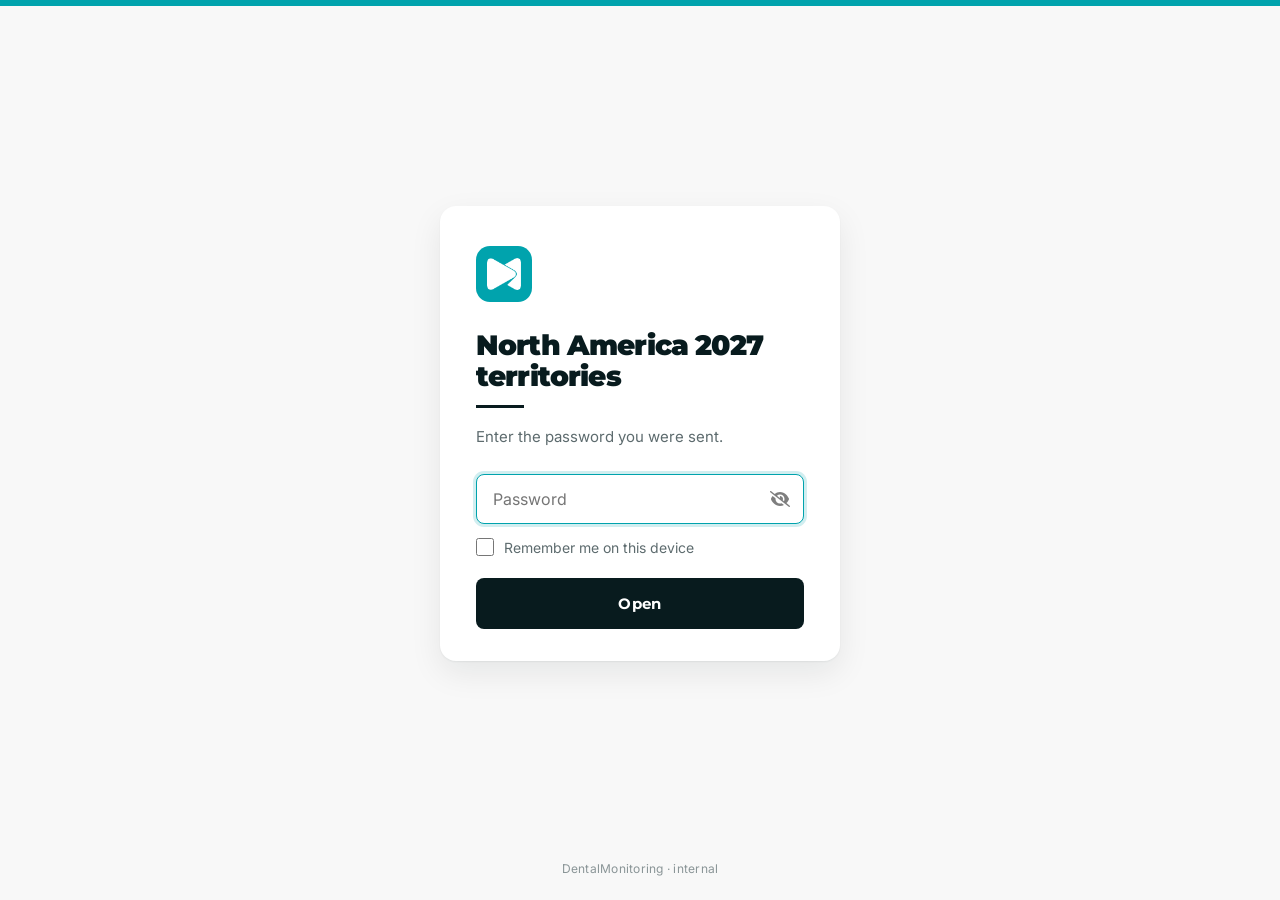
<file: na-2027/index.html>
<!DOCTYPE html>
<html class="staticrypt-html" lang="en">
    <head>
        <meta charset="utf-8" />
        <title>North America 2027 territories</title>
        <meta name="viewport" content="width=device-width, initial-scale=1" />
        <meta name="robots" content="noindex, nofollow" />
        <meta http-equiv="cache-control" content="max-age=0" />
        <meta http-equiv="cache-control" content="no-cache" />
        <meta http-equiv="expires" content="0" />
        <meta http-equiv="pragma" content="no-cache" />
        <link rel="preconnect" href="https://fonts.googleapis.com" />
        <link rel="stylesheet" href="https://fonts.googleapis.com/css2?family=Inter:wght@400;500&family=Montserrat:wght@700;900&display=swap" />
        <style>
:root{--teal:#00A3AD;--teal-dark:#00767E;--ink:#081B1E;--text:#2A2A2A;--muted:#5d6b6e;--line:#dfe5e6;--bg:#F8F8F8;--sky:#C9E8F4}
.staticrypt-html{height:100%}
.staticrypt-body{height:100%;margin:0;background:var(--bg);color:var(--text);font-family:"Inter",system-ui,-apple-system,"Segoe UI",sans-serif;-webkit-font-smoothing:antialiased}
.staticrypt-content{min-height:100%;display:flex;flex-direction:column}
.dm-bar{height:6px;background:var(--teal)}
.staticrypt-page{flex:1;display:flex;align-items:center;justify-content:center;padding:32px 16px;box-sizing:border-box}
.staticrypt-form{width:100%;max-width:400px;background:#fff;border-radius:16px;padding:40px 36px 32px;box-sizing:border-box;
  box-shadow:0 1px 2px rgba(8,27,30,.06),0 12px 32px rgba(8,27,30,.08)}
.dm-mark{width:56px;height:56px;border-radius:14px;background:var(--teal);display:flex;align-items:center;justify-content:center;margin:0 0 28px}
.dm-mark img{width:34px;height:auto;display:block}
.staticrypt-title{font-family:"Montserrat",sans-serif;font-weight:900;font-size:28px;line-height:1.1;letter-spacing:-.03em;color:var(--ink);margin:0 0 14px}
.dm-rule{width:48px;height:3px;background:var(--ink);margin:0 0 18px}
.staticrypt-instructions p.dm-sub{margin:0 0 26px;font-weight:400;font-size:15px;line-height:1.45;color:var(--muted)}
.staticrypt-password-container{position:relative;margin:0 0 14px}
.staticrypt-form input[type="password"],.staticrypt-form input[type="text"]{width:100%;box-sizing:border-box;font:inherit;font-size:16px;color:var(--ink);
  background:var(--bg);border:1.5px solid var(--line);border-radius:8px;padding:14px 48px 14px 16px;outline:0;transition:border-color .15s,box-shadow .15s}
.staticrypt-form input[type="password"]:focus,.staticrypt-form input[type="text"]:focus{border-color:var(--teal);box-shadow:0 0 0 3px rgba(0,163,173,.18);background:#fff}
.staticrypt-toggle-password-visibility{cursor:pointer;position:absolute;right:14px;top:50%;transform:translateY(-50%);width:20px;height:20px;opacity:.5}
label.staticrypt-remember{display:flex;align-items:center;gap:10px;margin:0 0 22px;font-size:14px;color:var(--muted);cursor:pointer}
.staticrypt-remember input[type="checkbox"]{width:18px;height:18px;margin:0;accent-color:var(--teal)}
.staticrypt-form .staticrypt-decrypt-button{width:100%;border:0;border-radius:8px;padding:16px 24px;background:var(--ink);color:#fff;cursor:pointer;
  font-family:"Montserrat",sans-serif;font-weight:700;font-size:15px;letter-spacing:.02em;transition:background .15s}
.staticrypt-form .staticrypt-decrypt-button:hover,.staticrypt-form .staticrypt-decrypt-button:focus{background:var(--teal-dark)}
.dm-foot{text-align:center;font-size:12px;color:#8a9597;padding:0 16px 24px;letter-spacing:.02em}
.hidden{display:none!important}
.staticrypt-spinner-container{height:100%;display:flex;align-items:center;justify-content:center;background:var(--bg)}
.staticrypt-spinner{width:2rem;height:2rem;border:.25em solid var(--teal);border-right-color:transparent;border-radius:50%;animation:spin .75s linear infinite}
@keyframes spin{100%{transform:rotate(360deg)}}
</style>
    </head>
    <body class="staticrypt-body">
        <div id="staticrypt_loading" class="staticrypt-spinner-container"><div class="staticrypt-spinner"></div></div>
        <div id="staticrypt_content" class="staticrypt-content hidden">
            <div class="dm-bar"></div>
            <div class="staticrypt-page">
                <div class="staticrypt-form">
                    <div class="dm-mark"><img alt="DentalMonitoring" src="[data-uri]" /></div>
                    <div class="staticrypt-instructions">
                        <p class="staticrypt-title">North America 2027 territories</p>
                        <div class="dm-rule"></div>
                        <p class="dm-sub">Enter the password you were sent.</p>
                    </div>
                    <form id="staticrypt-form" action="#" method="post">
                        <div class="staticrypt-password-container">
                            <input id="staticrypt-password" type="password" name="password" placeholder="Password" autofocus />
                            <img class="staticrypt-toggle-password-visibility" alt="Show password" title="Show password" src="[data-uri]" />
                        </div>
                        <label id="staticrypt-remember-label" class="staticrypt-remember hidden">
                            <input id="staticrypt-remember" type="checkbox" name="remember" />
                            Remember me on this device
                        </label>
                        <input type="submit" class="staticrypt-decrypt-button" value="Open" />
                    </form>
                </div>
            </div>
            <div class="dm-foot">DentalMonitoring · internal</div>
        </div>
        <script>
            // these variables will be filled when generating the file - the template format is 'variable_name'
            const staticryptInitiator = ((function(){
  const exports = {};
  const cryptoEngine = ((function(){
  const exports = {};
  const { subtle } = crypto;

const IV_BITS = 16 * 8;
const HEX_BITS = 4;
const ENCRYPTION_ALGO = "AES-CBC";

/**
 * Translates between utf8 encoded hexadecimal strings
 * and Uint8Array bytes.
 */
const HexEncoder = {
    /**
     * hex string -> bytes
     * @param {string} hexString
     * @returns {Uint8Array}
     */
    parse: function (hexString) {
        if (hexString.length % 2 !== 0) throw "Invalid hexString";
        const arrayBuffer = new Uint8Array(hexString.length / 2);

        for (let i = 0; i < hexString.length; i += 2) {
            const byteValue = parseInt(hexString.substring(i, i + 2), 16);
            if (isNaN(byteValue)) {
                throw "Invalid hexString";
            }
            arrayBuffer[i / 2] = byteValue;
        }
        return arrayBuffer;
    },

    /**
     * bytes -> hex string
     * @param {Uint8Array} bytes
     * @returns {string}
     */
    stringify: function (bytes) {
        const hexBytes = [];

        for (let i = 0; i < bytes.length; ++i) {
            let byteString = bytes[i].toString(16);
            if (byteString.length < 2) {
                byteString = "0" + byteString;
            }
            hexBytes.push(byteString);
        }
        return hexBytes.join("");
    },
};

/**
 * Translates between utf8 strings and Uint8Array bytes.
 */
const UTF8Encoder = {
    parse: function (str) {
        return new TextEncoder().encode(str);
    },

    stringify: function (bytes) {
        return new TextDecoder().decode(bytes);
    },
};

/**
 * Salt and encrypt a msg with a password.
 */
async function encrypt(msg, hashedPassword) {
    // Must be 16 bytes, unpredictable, and preferably cryptographically random. However, it need not be secret.
    // https://developer.mozilla.org/en-US/docs/Web/API/SubtleCrypto/encrypt#parameters
    const iv = crypto.getRandomValues(new Uint8Array(IV_BITS / 8));

    const key = await subtle.importKey("raw", HexEncoder.parse(hashedPassword), ENCRYPTION_ALGO, false, ["encrypt"]);

    const encrypted = await subtle.encrypt(
        {
            name: ENCRYPTION_ALGO,
            iv: iv,
        },
        key,
        UTF8Encoder.parse(msg)
    );

    // iv will be 32 hex characters, we prepend it to the ciphertext for use in decryption
    return HexEncoder.stringify(iv) + HexEncoder.stringify(new Uint8Array(encrypted));
}
exports.encrypt = encrypt;

/**
 * Decrypt a salted msg using a password.
 *
 * @param {string} encryptedMsg
 * @param {string} hashedPassword
 * @returns {Promise<string>}
 */
async function decrypt(encryptedMsg, hashedPassword) {
    const ivLength = IV_BITS / HEX_BITS;
    const iv = HexEncoder.parse(encryptedMsg.substring(0, ivLength));
    const encrypted = encryptedMsg.substring(ivLength);

    const key = await subtle.importKey("raw", HexEncoder.parse(hashedPassword), ENCRYPTION_ALGO, false, ["decrypt"]);

    const outBuffer = await subtle.decrypt(
        {
            name: ENCRYPTION_ALGO,
            iv: iv,
        },
        key,
        HexEncoder.parse(encrypted)
    );

    return UTF8Encoder.stringify(new Uint8Array(outBuffer));
}
exports.decrypt = decrypt;

/**
 * Salt and hash the password so it can be stored in localStorage without opening a password reuse vulnerability.
 *
 * @param {string} password
 * @param {string} salt
 * @returns {Promise<string>}
 */
async function hashPassword(password, salt) {
    // we hash the password in multiple steps, each adding more iterations. This is because we used to allow less
    // iterations, so for backward compatibility reasons, we need to support going from that to more iterations.
    let hashedPassword = await hashLegacyRound(password, salt);

    hashedPassword = await hashSecondRound(hashedPassword, salt);

    return hashThirdRound(hashedPassword, salt);
}
exports.hashPassword = hashPassword;

/**
 * This hashes the password with 1k iterations. This is a low number, we need this function to support backwards
 * compatibility.
 *
 * @param {string} password
 * @param {string} salt
 * @returns {Promise<string>}
 */
function hashLegacyRound(password, salt) {
    return pbkdf2(password, salt, 1000, "SHA-1");
}
exports.hashLegacyRound = hashLegacyRound;

/**
 * Add a second round of iterations. This is because we used to use 1k, so for backwards compatibility with
 * remember-me/autodecrypt links, we need to support going from that to more iterations.
 *
 * @param hashedPassword
 * @param salt
 * @returns {Promise<string>}
 */
function hashSecondRound(hashedPassword, salt) {
    return pbkdf2(hashedPassword, salt, 14000, "SHA-256");
}
exports.hashSecondRound = hashSecondRound;

/**
 * Add a third round of iterations to bring total number to 600k. This is because we used to use 1k, then 15k, so for
 * backwards compatibility with remember-me/autodecrypt links, we need to support going from that to more iterations.
 *
 * @param hashedPassword
 * @param salt
 * @returns {Promise<string>}
 */
function hashThirdRound(hashedPassword, salt) {
    return pbkdf2(hashedPassword, salt, 585000, "SHA-256");
}
exports.hashThirdRound = hashThirdRound;

/**
 * Salt and hash the password so it can be stored in localStorage without opening a password reuse vulnerability.
 *
 * @param {string} password
 * @param {string} salt
 * @param {int} iterations
 * @param {string} hashAlgorithm
 * @returns {Promise<string>}
 */
async function pbkdf2(password, salt, iterations, hashAlgorithm) {
    const key = await subtle.importKey("raw", UTF8Encoder.parse(password), "PBKDF2", false, ["deriveBits"]);

    const keyBytes = await subtle.deriveBits(
        {
            name: "PBKDF2",
            hash: hashAlgorithm,
            iterations,
            salt: UTF8Encoder.parse(salt),
        },
        key,
        256
    );

    return HexEncoder.stringify(new Uint8Array(keyBytes));
}

function generateRandomSalt() {
    const bytes = crypto.getRandomValues(new Uint8Array(128 / 8));

    return HexEncoder.stringify(new Uint8Array(bytes));
}
exports.generateRandomSalt = generateRandomSalt;

async function signMessage(hashedPassword, message) {
    const key = await subtle.importKey(
        "raw",
        HexEncoder.parse(hashedPassword),
        {
            name: "HMAC",
            hash: "SHA-256",
        },
        false,
        ["sign"]
    );
    const signature = await subtle.sign("HMAC", key, UTF8Encoder.parse(message));

    return HexEncoder.stringify(new Uint8Array(signature));
}
exports.signMessage = signMessage;

function getRandomAlphanum() {
    const possibleCharacters = "abcdefghijklmnopqrstuvwxyzABCDEFGHIJKLMNOPQRSTUVWXYZ0123456789";

    let byteArray;
    let parsedInt;

    // Keep generating new random bytes until we get a value that falls
    // within a range that can be evenly divided by possibleCharacters.length
    do {
        byteArray = crypto.getRandomValues(new Uint8Array(1));
        // extract the lowest byte to get an int from 0 to 255 (probably unnecessary, since we're only generating 1 byte)
        parsedInt = byteArray[0] & 0xff;
    } while (parsedInt >= 256 - (256 % possibleCharacters.length));

    // Take the modulo of the parsed integer to get a random number between 0 and totalLength - 1
    const randomIndex = parsedInt % possibleCharacters.length;

    return possibleCharacters[randomIndex];
}

/**
 * Generate a random string of a given length.
 *
 * @param {int} length
 * @returns {string}
 */
function generateRandomString(length) {
    let randomString = "";

    for (let i = 0; i < length; i++) {
        randomString += getRandomAlphanum();
    }

    return randomString;
}
exports.generateRandomString = generateRandomString;

  return exports;
})());
const codec = ((function(){
  const exports = {};
  /**
 * Initialize the codec with the provided cryptoEngine - this return functions to encode and decode messages.
 *
 * @param cryptoEngine - the engine to use for encryption / decryption
 */
function init(cryptoEngine) {
    const exports = {};

    /**
     * Top-level function for encoding a message.
     * Includes password hashing, encryption, and signing.
     *
     * @param {string} msg
     * @param {string} password
     * @param {string} salt
     *
     * @returns {string} The encoded text
     */
    async function encode(msg, password, salt) {
        const hashedPassword = await cryptoEngine.hashPassword(password, salt);

        const encrypted = await cryptoEngine.encrypt(msg, hashedPassword);

        // we use the hashed password in the HMAC because this is effectively what will be used a password (so we can store
        // it in localStorage safely, we don't use the clear text password)
        const hmac = await cryptoEngine.signMessage(hashedPassword, encrypted);

        return hmac + encrypted;
    }
    exports.encode = encode;

    /**
     * Encode using a password that has already been hashed. This is useful to encode multiple messages in a row, that way
     * we don't need to hash the password multiple times.
     *
     * @param {string} msg
     * @param {string} hashedPassword
     *
     * @returns {string} The encoded text
     */
    async function encodeWithHashedPassword(msg, hashedPassword) {
        const encrypted = await cryptoEngine.encrypt(msg, hashedPassword);

        // we use the hashed password in the HMAC because this is effectively what will be used a password (so we can store
        // it in localStorage safely, we don't use the clear text password)
        const hmac = await cryptoEngine.signMessage(hashedPassword, encrypted);

        return hmac + encrypted;
    }
    exports.encodeWithHashedPassword = encodeWithHashedPassword;

    /**
     * Top-level function for decoding a message.
     * Includes signature check and decryption.
     *
     * @param {string} signedMsg
     * @param {string} hashedPassword
     * @param {string} salt
     * @param {int} backwardCompatibleAttempt
     * @param {string} originalPassword
     *
     * @returns {Object} {success: true, decoded: string} | {success: false, message: string}
     */
    async function decode(signedMsg, hashedPassword, salt, backwardCompatibleAttempt = 0, originalPassword = "") {
        const encryptedHMAC = signedMsg.substring(0, 64);
        const encryptedMsg = signedMsg.substring(64);
        const decryptedHMAC = await cryptoEngine.signMessage(hashedPassword, encryptedMsg);

        if (decryptedHMAC !== encryptedHMAC) {
            // we have been raising the number of iterations in the hashing algorithm multiple times, so to support the old
            // remember-me/autodecrypt links we need to try bringing the old hashes up to speed.
            originalPassword = originalPassword || hashedPassword;
            if (backwardCompatibleAttempt === 0) {
                const updatedHashedPassword = await cryptoEngine.hashThirdRound(originalPassword, salt);

                return decode(signedMsg, updatedHashedPassword, salt, backwardCompatibleAttempt + 1, originalPassword);
            }
            if (backwardCompatibleAttempt === 1) {
                let updatedHashedPassword = await cryptoEngine.hashSecondRound(originalPassword, salt);
                updatedHashedPassword = await cryptoEngine.hashThirdRound(updatedHashedPassword, salt);

                return decode(signedMsg, updatedHashedPassword, salt, backwardCompatibleAttempt + 1, originalPassword);
            }

            return { success: false, message: "Signature mismatch" };
        }

        return {
            success: true,
            decoded: await cryptoEngine.decrypt(encryptedMsg, hashedPassword),
        };
    }
    exports.decode = decode;

    return exports;
}
exports.init = init;

  return exports;
})());
const decode = codec.init(cryptoEngine).decode;

/**
 * Initialize the staticrypt module, that exposes functions callbable by the password_template.
 *
 * @param {{
 *  staticryptEncryptedMsgUniqueVariableName: string,
 *  isRememberEnabled: boolean,
 *  rememberDurationInDays: number,
 *  staticryptSaltUniqueVariableName: string,
 * }} staticryptConfig - object of data that is stored on the password_template at encryption time.
 *
 * @param {{
 *  rememberExpirationKey: string,
 *  rememberPassphraseKey: string,
 *  replaceHtmlCallback: function,
 *  clearLocalStorageCallback: function,
 * }} templateConfig - object of data that can be configured by a custom password_template.
 */
function init(staticryptConfig, templateConfig) {
    const exports = {};

    /**
     * Decrypt our encrypted page, replace the whole HTML.
     *
     * @param {string} hashedPassword
     * @returns {Promise<boolean>}
     */
    async function decryptAndReplaceHtml(hashedPassword) {
        const { staticryptEncryptedMsgUniqueVariableName, staticryptSaltUniqueVariableName } = staticryptConfig;
        const { replaceHtmlCallback } = templateConfig;

        const result = await decode(
            staticryptEncryptedMsgUniqueVariableName,
            hashedPassword,
            staticryptSaltUniqueVariableName
        );
        if (!result.success) {
            return false;
        }
        const plainHTML = result.decoded;

        // if the user configured a callback call it, otherwise just replace the whole HTML
        if (typeof replaceHtmlCallback === "function") {
            replaceHtmlCallback(plainHTML);
        } else {
            document.write(plainHTML);
            document.close();
        }

        return true;
    }

    /**
     * Attempt to decrypt the page and replace the whole HTML.
     *
     * @param {string} password
     * @param {boolean} isRememberChecked
     *
     * @returns {Promise<{isSuccessful: boolean, hashedPassword?: string}>} - we return an object, so that if we want to
     *   expose more information in the future we can do it without breaking the password_template
     */
    async function handleDecryptionOfPage(password, isRememberChecked) {
        const { staticryptSaltUniqueVariableName } = staticryptConfig;

        // decrypt and replace the whole page
        const hashedPassword = await cryptoEngine.hashPassword(password, staticryptSaltUniqueVariableName);
        return handleDecryptionOfPageFromHash(hashedPassword, isRememberChecked);
    }
    exports.handleDecryptionOfPage = handleDecryptionOfPage;

    async function handleDecryptionOfPageFromHash(hashedPassword, isRememberChecked) {
        const { isRememberEnabled, rememberDurationInDays } = staticryptConfig;
        const { rememberExpirationKey, rememberPassphraseKey } = templateConfig;

        const isDecryptionSuccessful = await decryptAndReplaceHtml(hashedPassword);

        if (!isDecryptionSuccessful) {
            return {
                isSuccessful: false,
                hashedPassword,
            };
        }

        // remember the hashedPassword and set its expiration if necessary
        if (isRememberEnabled && isRememberChecked) {
            window.localStorage.setItem(rememberPassphraseKey, hashedPassword);

            // set the expiration if the duration isn't 0 (meaning no expiration)
            if (rememberDurationInDays > 0) {
                window.localStorage.setItem(
                    rememberExpirationKey,
                    (new Date().getTime() + rememberDurationInDays * 24 * 60 * 60 * 1000).toString()
                );
            }
        }

        return {
            isSuccessful: true,
            hashedPassword,
        };
    }
    exports.handleDecryptionOfPageFromHash = handleDecryptionOfPageFromHash;

    /**
     * Clear localstorage from staticrypt related values
     */
    function clearLocalStorage() {
        const { clearLocalStorageCallback, rememberExpirationKey, rememberPassphraseKey } = templateConfig;

        if (typeof clearLocalStorageCallback === "function") {
            clearLocalStorageCallback();
        } else {
            localStorage.removeItem(rememberPassphraseKey);
            localStorage.removeItem(rememberExpirationKey);
        }
    }

    async function handleDecryptOnLoad() {
        let isSuccessful = await decryptOnLoadFromUrl();

        if (!isSuccessful) {
            isSuccessful = await decryptOnLoadFromRememberMe();
        }

        return { isSuccessful };
    }
    exports.handleDecryptOnLoad = handleDecryptOnLoad;

    /**
     * Clear storage if we are logging out
     *
     * @returns {boolean} - whether we logged out
     */
    function logoutIfNeeded() {
        const logoutKey = "staticrypt_logout";

        // handle logout through query param
        const queryParams = new URLSearchParams(window.location.search);
        if (queryParams.has(logoutKey)) {
            clearLocalStorage();
            return true;
        }

        // handle logout through URL fragment
        const hash = window.location.hash.substring(1);
        if (hash.includes(logoutKey)) {
            clearLocalStorage();
            return true;
        }

        return false;
    }

    /**
     * To be called on load: check if we want to try to decrypt and replace the HTML with the decrypted content, and
     * try to do it if needed.
     *
     * @returns {Promise<boolean>} true if we derypted and replaced the whole page, false otherwise
     */
    async function decryptOnLoadFromRememberMe() {
        const { rememberDurationInDays } = staticryptConfig;
        const { rememberExpirationKey, rememberPassphraseKey } = templateConfig;

        // if we are login out, terminate
        if (logoutIfNeeded()) {
            return false;
        }

        // if there is expiration configured, check if we're not beyond the expiration
        if (rememberDurationInDays && rememberDurationInDays > 0) {
            const expiration = localStorage.getItem(rememberExpirationKey),
                isExpired = expiration && new Date().getTime() > parseInt(expiration);

            if (isExpired) {
                clearLocalStorage();
                return false;
            }
        }

        const hashedPassword = localStorage.getItem(rememberPassphraseKey);

        if (hashedPassword) {
            // try to decrypt
            const isDecryptionSuccessful = await decryptAndReplaceHtml(hashedPassword);

            // if the decryption is unsuccessful the password might be wrong - silently clear the saved data and let
            // the user fill the password form again
            if (!isDecryptionSuccessful) {
                clearLocalStorage();
                return false;
            }

            return true;
        }

        return false;
    }

    async function decryptOnLoadFromUrl() {
        const passwordKey = "staticrypt_pwd";
        const rememberMeKey = "remember_me";

        // try to get the password from the query param (for backward compatibility - we now want to avoid this method,
        // since it sends the hashed password to the server which isn't needed)
        const queryParams = new URLSearchParams(window.location.search);
        const hashedPasswordQuery = queryParams.get(passwordKey);
        const rememberMeQuery = queryParams.get(rememberMeKey);

        const urlFragment = window.location.hash.substring(1);
        // get the password from the url fragment
        const hashedPasswordRegexMatch = urlFragment.match(new RegExp(passwordKey + "=([^&]*)"));
        const hashedPasswordFragment = hashedPasswordRegexMatch ? hashedPasswordRegexMatch[1] : null;
        const rememberMeFragment = urlFragment.includes(rememberMeKey);

        const hashedPassword = hashedPasswordFragment || hashedPasswordQuery;
        const rememberMe = rememberMeFragment || rememberMeQuery;

        if (hashedPassword) {
            return handleDecryptionOfPageFromHash(hashedPassword, rememberMe);
        }

        return false;
    }

    return exports;
}
exports.init = init;

  return exports;
})());
            const templateError = "Wrong password",
                templateToggleAltShow = "Show password",
                templateToggleAltHide = "Hide password",
                isRememberEnabled = true,
                staticryptConfig = {"staticryptEncryptedMsgUniqueVariableName":"[base64]","isRememberEnabled":true,"rememberDurationInDays":30,"staticryptSaltUniqueVariableName":"472ef475aa385d5c1ff83f4a2b7972fd"};

            // you can edit these values to customize some of the behavior of StatiCrypt
            const templateConfig = {
                rememberExpirationKey: "staticrypt_expiration",
                rememberPassphraseKey: "staticrypt_passphrase",
                replaceHtmlCallback: null,
                clearLocalStorageCallback: null,
            };

            // init the staticrypt engine
            const staticrypt = staticryptInitiator.init(staticryptConfig, templateConfig);

            // try to automatically decrypt on load if there is a saved password
            window.onload = async function () {
                const { isSuccessful } = await staticrypt.handleDecryptOnLoad();

                // if we didn't decrypt anything on load, show the password prompt. Otherwise the content has already been
                // replaced, no need to do anything
                if (!isSuccessful) {
                    // hide loading screen
                    document.getElementById("staticrypt_loading").classList.add("hidden");
                    document.getElementById("staticrypt_content").classList.remove("hidden");
                    document.getElementById("staticrypt-password").focus();

                    // show the remember me checkbox
                    if (isRememberEnabled) {
                        document.getElementById("staticrypt-remember-label").classList.remove("hidden");
                    }
                }
            };

            // toggle password visibility
            const toggleIcon = document.querySelector(".staticrypt-toggle-password-visibility");
            // these two icons are coming from FontAwesome
            const imgSrcEyeClosed =
                "[data-uri]";
            const imgSrcEyeOpened =
                "[data-uri]";
            toggleIcon.addEventListener("click", function () {
                const passwordInput = document.getElementById("staticrypt-password");
                if (passwordInput.type === "password") {
                    passwordInput.type = "text";
                    toggleIcon.src = imgSrcEyeOpened;
                    toggleIcon.alt = templateToggleAltHide;
                    toggleIcon.title = templateToggleAltHide;
                } else {
                    passwordInput.type = "password";
                    toggleIcon.src = imgSrcEyeClosed;
                    toggleIcon.alt = templateToggleAltShow;
                    toggleIcon.title = templateToggleAltShow;
                }
            });

            // handle password form submission
            document.getElementById("staticrypt-form").addEventListener("submit", async function (e) {
                e.preventDefault();

                const password = document.getElementById("staticrypt-password").value,
                    isRememberChecked = document.getElementById("staticrypt-remember").checked;

                const { isSuccessful } = await staticrypt.handleDecryptionOfPage(password, isRememberChecked);

                if (!isSuccessful) {
                    alert(templateError);
                }
            });
        </script>
    </body>
</html>
</file>
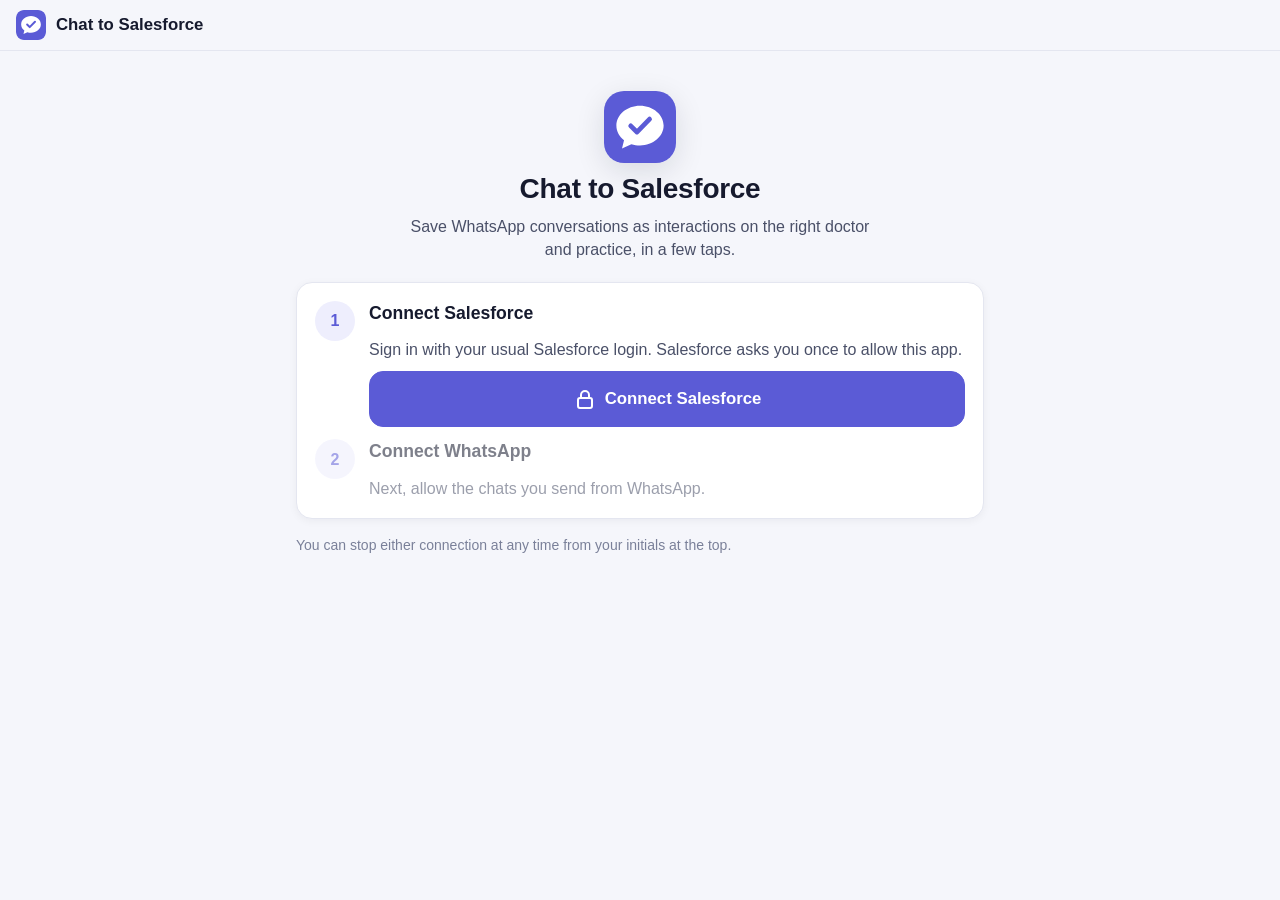
<file: whatsapp/index.html>
<!doctype html>
<html lang="en">
<head>
<meta charset="utf-8">
<meta name="viewport" content="width=device-width, initial-scale=1, viewport-fit=cover">
<title>Chat to Salesforce</title>
<meta name="description" content="Save WhatsApp conversations to Salesforce as interactions, on the right doctor and practice.">
<meta name="theme-color" content="#5b5bd6">
<meta name="color-scheme" content="light dark">
<meta name="referrer" content="no-referrer">
<meta http-equiv="Content-Security-Policy" content="default-src 'self'; img-src 'self' blob: data:; script-src 'self'; style-src 'self'; media-src 'self' blob:; connect-src 'self' https://dental.my.salesforce.com; manifest-src 'self'; worker-src 'self'; base-uri 'self'">
<link rel="manifest" href="manifest.webmanifest">
<link rel="icon" href="icons/icon.svg" type="image/svg+xml">
<link rel="apple-touch-icon" href="icons/apple-touch-icon.png">
<meta name="apple-mobile-web-app-capable" content="yes">
<meta name="apple-mobile-web-app-title" content="Chat to SF">
<link rel="stylesheet" href="styles.css">
<script type="module" src="app.js"></script>
</head>
<body>
<div id="app" class="app" aria-live="polite">
  <div class="boot" role="status"><span class="spinner" aria-hidden="true"></span><span>Opening…</span></div>
</div>
<noscript><p class="noscript">Chat to Salesforce needs JavaScript switched on.</p></noscript>
</body>
</html>
</file>
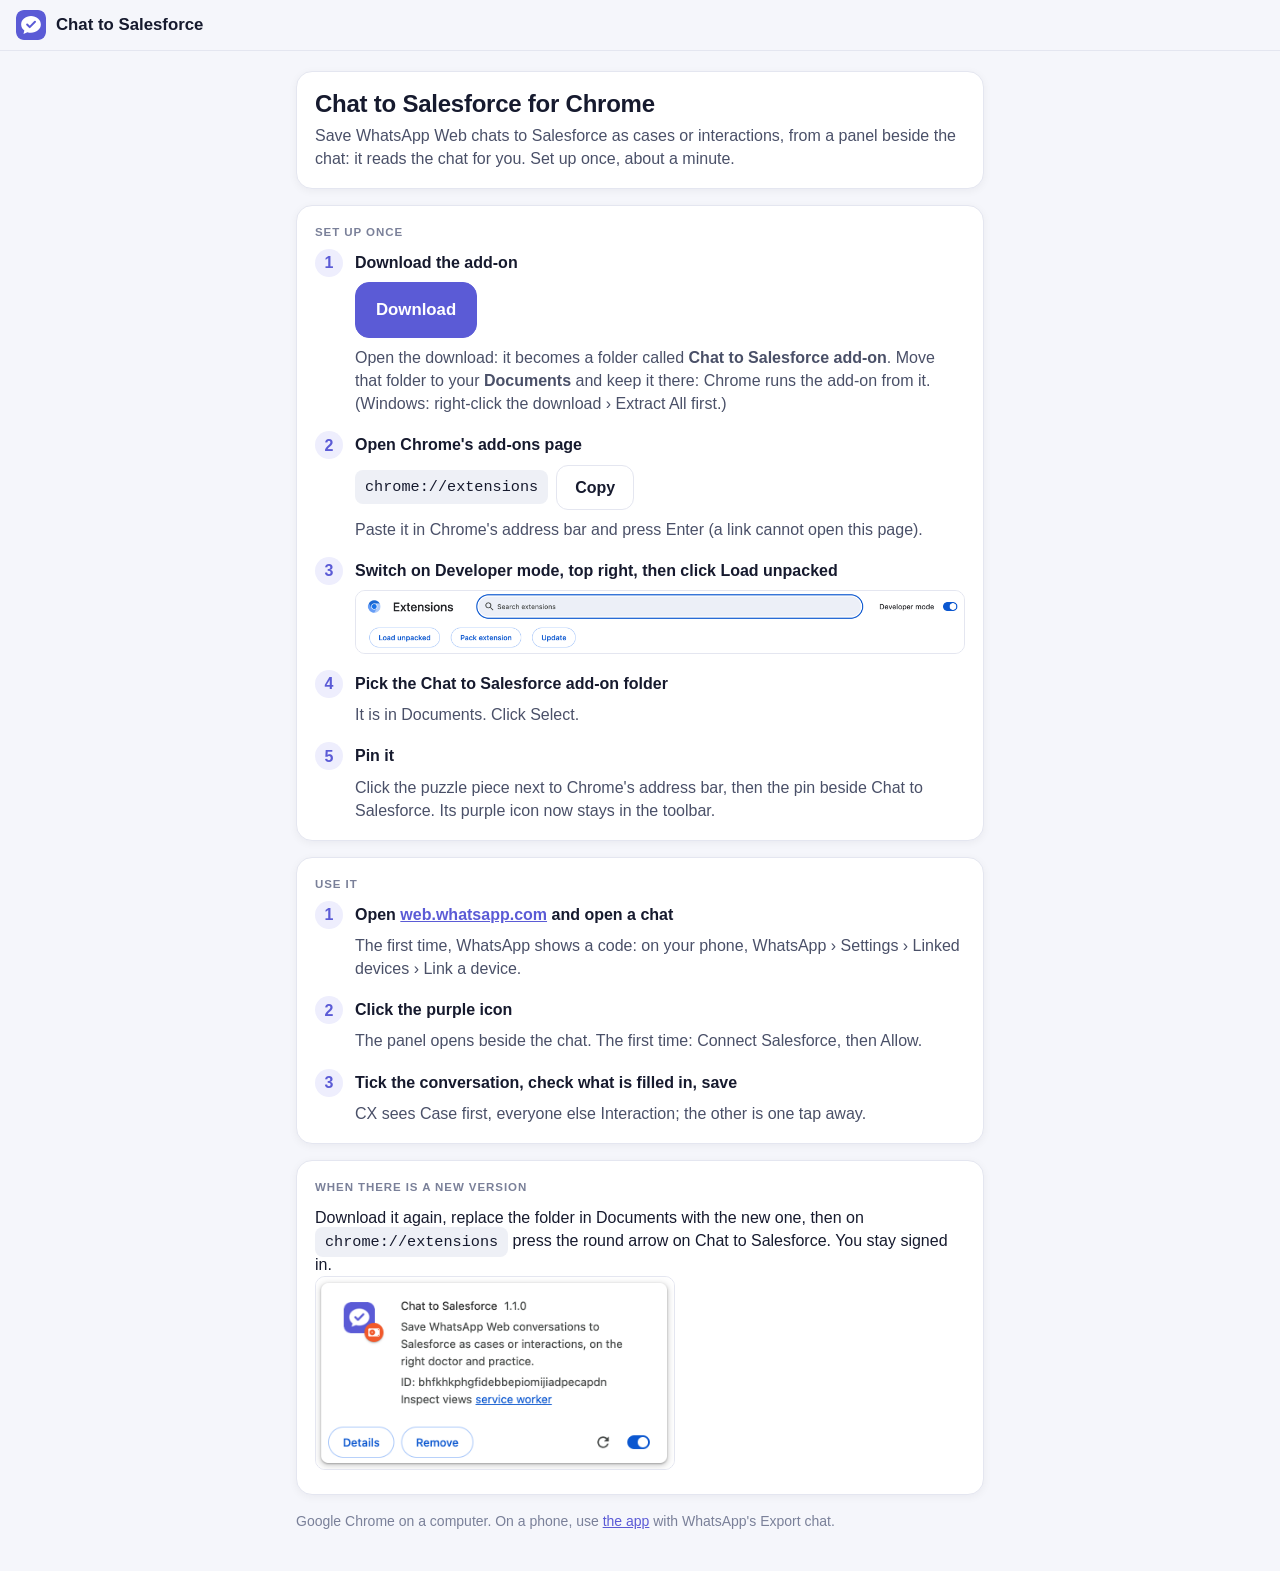
<file: whatsapp/add-on.html>
<!doctype html>
<html lang="en">
<head>
<meta charset="utf-8">
<meta name="viewport" content="width=device-width, initial-scale=1">
<title>Chat to Salesforce for Chrome</title>
<meta name="description" content="Install the Chat to Salesforce add-on in Chrome: save WhatsApp Web chats to Salesforce from the panel beside them.">
<meta name="theme-color" content="#5b5bd6">
<meta name="color-scheme" content="light dark">
<meta name="referrer" content="no-referrer">
<meta http-equiv="Content-Security-Policy" content="default-src 'self'; img-src 'self'; script-src 'self'; style-src 'self'; base-uri 'self'">
<link rel="icon" href="icons/icon.svg" type="image/svg+xml">
<link rel="stylesheet" href="styles.css">
<script src="add-on.js" defer></script>
</head>
<body>
<div class="app">
  <header class="topbar"><div class="brand"><img src="icons/icon.svg" alt="" width="30" height="30"><span>Chat to Salesforce</span></div><span class="spacer"></span></header>
  <main class="page install">
    <section class="card install-hero">
      <h1>Chat to Salesforce for Chrome</h1>
      <p class="muted">Save WhatsApp Web chats to Salesforce as cases or interactions, from a panel beside the chat: it reads the chat for you. Set up once, about a minute.</p>
    </section>

    <section class="card">
      <p class="eyebrow">Set up once</p>
      <ol class="install-steps">
        <li>
          <b>Download the add-on</b>
          <a class="btn primary big" href="add-on/chat-to-salesforce-add-on.zip" download>Download</a>
          <p class="muted">Open the download: it becomes a folder called <b>Chat to Salesforce add-on</b>. Move that folder to your
            <b>Documents</b> and keep it there: Chrome runs the add-on from it. (Windows: right-click the download › Extract All first.)</p>
        </li>
        <li>
          <b>Open Chrome's add-ons page</b>
          <span class="copy-row"><code id="ext-url">chrome://extensions</code><button class="btn" id="copy-ext" type="button">Copy</button></span>
          <p class="muted">Paste it in Chrome's address bar and press Enter (a link cannot open this page).</p>
        </li>
        <li>
          <b>Switch on Developer mode, top right, then click Load unpacked</b>
          <img class="shot" src="add-on/developer-mode.png" width="1100" height="112" alt="Chrome's add-ons page: Developer mode switched on at the top right, and the Load unpacked button below the title">
        </li>
        <li>
          <b>Pick the Chat to Salesforce add-on folder</b>
          <p class="muted">It is in Documents. Click Select.</p>
        </li>
        <li>
          <b>Pin it</b>
          <p class="muted">Click the puzzle piece next to Chrome's address bar, then the pin beside Chat to Salesforce. Its purple icon now stays in the toolbar.</p>
        </li>
      </ol>
    </section>

    <section class="card">
      <p class="eyebrow">Use it</p>
      <ol class="install-steps">
        <li><b>Open <a href="https://web.whatsapp.com/" target="_blank" rel="noopener">web.whatsapp.com</a> and open a chat</b>
          <p class="muted">The first time, WhatsApp shows a code: on your phone, WhatsApp › Settings › Linked devices › Link a device.</p></li>
        <li><b>Click the purple icon</b>
          <p class="muted">The panel opens beside the chat. The first time: Connect Salesforce, then Allow.</p></li>
        <li><b>Tick the conversation, check what is filled in, save</b>
          <p class="muted">CX sees Case first, everyone else Interaction; the other is one tap away.</p></li>
      </ol>
    </section>

    <section class="card">
      <p class="eyebrow">When there is a new version</p>
      <p>Download it again, replace the folder in Documents with the new one, then on <code>chrome://extensions</code> press the round arrow on Chat to Salesforce. You stay signed in.</p>
      <img class="shot card-shot" src="add-on/reload.png" width="414" height="222" alt="The Chat to Salesforce card on Chrome's add-ons page, with the round reload arrow at the bottom right">
    </section>

    <p class="faint">Google Chrome on a computer. On a phone, use <a href="./">the app</a> with WhatsApp's Export chat.</p>
  </main>
</div>
</body>
</html>
</file>
<file: whatsapp/styles.css>
/* Chat to Salesforce — Indigo Clarity: soft canvas, crisp cards, bold type, colour that means something. */
:root {
    --bg: #f5f6fb;
    --card: #ffffff;
    --ink: #161a2e;
    --ink-2: #4a5068;
    --ink-3: #7a8099;
    --line: #e4e6f0;
    --line-2: #eef0f6;
    --accent: #5b5bd6;
    --accent-ink: #ffffff;
    --accent-soft: #eeeefd;
    --accent-line: #c9c9f4;
    --green: #16845b;
    --green-soft: #e6f4ee;
    --amber: #8a5a00;
    --amber-soft: #fff4dc;
    --red: #b42318;
    --red-soft: #fdecea;
    --me: #e9e9fc;
    --them: #ffffff;
    --shadow: 0 2px 8px rgba(20, 25, 45, .05);
    --shadow-lg: 0 8px 30px rgba(20, 25, 45, .12);
    --radius: 16px;
    --radius-sm: 10px;
    --tap: 44px;
    --font: -apple-system, BlinkMacSystemFont, "Segoe UI", Roboto, "Helvetica Neue", Arial, sans-serif;
    color-scheme: light;
}
@media (prefers-color-scheme: dark) {
    :root:not([data-theme="light"]) {
        --bg: #0f1120; --card: #181b2e; --ink: #eef0fb; --ink-2: #b9bdd6; --ink-3: #8b90ad;
        --line: #2a2e47; --line-2: #22263b; --accent: #8b8bf0; --accent-ink: #0f1120; --accent-soft: #24264a;
        --accent-line: #3d3f7a; --green: #4fc28f; --green-soft: #15342a; --amber: #f0b44c; --amber-soft: #3a2d10;
        --red: #ff8a80; --red-soft: #3d1b1b; --me: #262a52; --them: #1e2136;
        --shadow: 0 2px 8px rgba(0, 0, 0, .3); --shadow-lg: 0 8px 30px rgba(0, 0, 0, .5);
        color-scheme: dark;
    }
}
:root[data-theme="dark"] {
    --bg: #0f1120; --card: #181b2e; --ink: #eef0fb; --ink-2: #b9bdd6; --ink-3: #8b90ad;
    --line: #2a2e47; --line-2: #22263b; --accent: #8b8bf0; --accent-ink: #0f1120; --accent-soft: #24264a;
    --accent-line: #3d3f7a; --green: #4fc28f; --green-soft: #15342a; --amber: #f0b44c; --amber-soft: #3a2d10;
    --red: #ff8a80; --red-soft: #3d1b1b; --me: #262a52; --them: #1e2136;
    --shadow: 0 2px 8px rgba(0, 0, 0, .3); --shadow-lg: 0 8px 30px rgba(0, 0, 0, .5);
    color-scheme: dark;
}

*, *::before, *::after { box-sizing: border-box; }
html { -webkit-text-size-adjust: 100%; }
body {
    margin: 0; background: var(--bg); color: var(--ink); font-family: var(--font);
    font-size: 1rem; line-height: 1.45; overflow-wrap: anywhere;
}
svg { fill: none; stroke: currentColor; stroke-width: 2; stroke-linecap: round; stroke-linejoin: round; flex: none; }
button, input, textarea, select { font: inherit; color: inherit; }
button { cursor: pointer; }
a { color: var(--accent); }
.sr-only { position: absolute; width: 1px; height: 1px; overflow: hidden; clip: rect(0 0 0 0); white-space: nowrap; }
.noscript { padding: 24px; }

.app { min-height: 100vh; min-height: 100dvh; display: flex; flex-direction: column; }
.boot { margin: auto; display: flex; gap: 12px; align-items: center; color: var(--ink-2); }
.spinner {
    width: 20px; height: 20px; border-radius: 50%; border: 2.5px solid var(--accent-line);
    border-top-color: var(--accent); animation: spin .8s linear infinite; display: inline-block;
}
@keyframes spin { to { transform: rotate(360deg); } }

/* ---------- top bar ---------- */
.topbar {
    position: sticky; top: 0; z-index: 20; display: flex; align-items: center; gap: 10px;
    padding: 10px max(16px, env(safe-area-inset-right)) 10px max(16px, env(safe-area-inset-left));
    padding-top: max(10px, env(safe-area-inset-top));
    background: color-mix(in srgb, var(--bg) 88%, transparent); backdrop-filter: blur(10px);
    border-bottom: 1px solid var(--line);
}
.brand { display: flex; align-items: center; gap: 10px; font-weight: 750; font-size: 1.05rem; min-width: 0; }
.brand img { width: 30px; height: 30px; border-radius: 8px; }
.topbar .title { flex: 1; min-width: 0; }
.topbar .title b { display: block; font-size: 1.02rem; font-weight: 750; white-space: nowrap; overflow: hidden; text-overflow: ellipsis; }
.topbar .title small { display: block; color: var(--ink-3); font-size: .8rem; white-space: nowrap; overflow: hidden; text-overflow: ellipsis; }
.spacer { flex: 1; }
.icon-btn {
    width: var(--tap); height: var(--tap); border-radius: 12px; border: 0; background: transparent;
    display: inline-grid; place-items: center; color: var(--ink-2);
}
.icon-btn:hover { background: var(--line-2); }
.avatar {
    width: 36px; height: 36px; border-radius: 50%; display: inline-grid; place-items: center;
    background: var(--accent-soft); color: var(--accent); font-weight: 750; font-size: .85rem; border: 0;
}
.menu {
    position: absolute; right: 12px; top: calc(100% + 6px); background: var(--card); border: 1px solid var(--line);
    border-radius: 14px; box-shadow: var(--shadow-lg); min-width: 240px; padding: 6px; z-index: 30;
}
.menu .who { padding: 10px 12px; border-bottom: 1px solid var(--line-2); margin-bottom: 4px; }
.menu .who b { display: block; }
.menu .who small { color: var(--ink-3); }
.menu button { display: flex; width: 100%; gap: 10px; align-items: center; padding: 10px 12px; border: 0; background: none; border-radius: 10px; text-align: left; min-height: var(--tap); }
.menu button:hover { background: var(--line-2); }

/* ---------- layout ---------- */
.page { width: 100%; max-width: 720px; margin: 0 auto; padding: 20px 16px 40px; display: grid; gap: 16px; }
.card { background: var(--card); border: 1px solid var(--line); border-radius: var(--radius); box-shadow: var(--shadow); padding: 18px; }
.eyebrow { font-size: .72rem; font-weight: 750; letter-spacing: .08em; text-transform: uppercase; color: var(--ink-3); margin: 0 0 10px; }
h1 { font-size: 1.75rem; line-height: 1.15; font-weight: 800; margin: 0; letter-spacing: -.01em; }
h2 { font-size: 1.1rem; font-weight: 750; margin: 0; }
p { margin: 0; }
.muted { color: var(--ink-2); }
.faint { color: var(--ink-3); font-size: .875rem; }

/* ---------- buttons ---------- */
.btn {
    display: inline-flex; align-items: center; justify-content: center; gap: 8px; min-height: var(--tap);
    padding: 10px 18px; border-radius: 12px; border: 1px solid var(--line); background: var(--card);
    font-weight: 650; text-decoration: none; color: var(--ink);
}
.btn:hover { border-color: var(--accent-line); }
.btn.primary { background: var(--accent); color: var(--accent-ink); border-color: var(--accent); }
.btn.primary:hover { filter: brightness(1.06); }
.btn.big { min-height: 56px; font-size: 1.05rem; border-radius: 14px; padding: 12px 20px; }
.btn.block { width: 100%; }
.btn.link { border: 0; background: none; color: var(--accent); padding: 6px 8px; min-height: 36px; }
.btn[disabled] { opacity: .5; cursor: not-allowed; filter: none; }
.btn .spinner { width: 16px; height: 16px; border-width: 2px; border-color: color-mix(in srgb, currentColor 30%, transparent); border-top-color: currentColor; }
.btn-row { display: flex; gap: 10px; flex-wrap: wrap; }
.btn-row > .btn { flex: 1 1 200px; }

/* ---------- welcome ---------- */
.hero { text-align: center; padding: 20px 4px 4px; display: grid; gap: 10px; justify-items: center; }
.hero img { width: 72px; height: 72px; border-radius: 20px; box-shadow: var(--shadow-lg); }
.hero p { max-width: 30em; }
.steps { display: grid; gap: 12px; }
.step { display: grid; grid-template-columns: 40px 1fr; gap: 14px; align-items: start; }
.step .num {
    width: 40px; height: 40px; border-radius: 50%; display: grid; place-items: center; font-weight: 800;
    background: var(--accent-soft); color: var(--accent);
}
.step.done .num { background: var(--green-soft); color: var(--green); }
.step.locked { opacity: .55; }
.step h2 { margin-bottom: 2px; }
.step .body { display: grid; gap: 10px; min-width: 0; }
.consent { border: 1px solid var(--accent-line); background: var(--accent-soft); border-radius: 14px; padding: 14px; display: grid; gap: 12px; }
.consent ul { margin: 0; padding: 0; list-style: none; display: grid; gap: 8px; }
.consent li { display: grid; grid-template-columns: 22px 1fr; gap: 8px; color: var(--ink-2); }
.consent li svg { width: 20px; height: 20px; color: var(--accent); margin-top: 1px; }
.check { display: flex; gap: 10px; align-items: flex-start; font-weight: 600; }
.check input { width: 22px; height: 22px; margin: 0; accent-color: var(--accent); flex: none; }
.ok-line { display: flex; gap: 8px; align-items: center; color: var(--green); font-weight: 650; }
.ok-line svg { width: 20px; height: 20px; }

/* ---------- home ---------- */
.add-card { display: grid; gap: 14px; }
.add-card.drag { outline: 3px dashed var(--accent); outline-offset: 4px; }
.drop-hint { text-align: center; }
.howto-tabs { display: flex; gap: 6px; background: var(--line-2); border-radius: 12px; padding: 4px; }
.howto-tabs button { flex: 1; border: 0; background: none; border-radius: 9px; padding: 8px 6px; font-weight: 650; color: var(--ink-2); min-height: 40px; }
.howto-tabs button[aria-selected="true"] { background: var(--card); color: var(--ink); box-shadow: var(--shadow); }
.howto ol { margin: 12px 0 0; padding: 0; list-style: none; counter-reset: s; display: grid; gap: 10px; }
.howto li { counter-increment: s; display: grid; grid-template-columns: 28px 1fr; gap: 10px; color: var(--ink-2); }
.howto li::before {
    content: counter(s); width: 28px; height: 28px; border-radius: 50%; background: var(--accent-soft);
    color: var(--accent); font-weight: 800; display: grid; place-items: center; font-size: .85rem;
}
.howto b { color: var(--ink); }
.paste-box { display: grid; gap: 10px; }
textarea, input[type="text"], input[type="search"] {
    width: 100%; border: 1px solid var(--line); border-radius: 12px; padding: 12px 14px; background: var(--card);
    min-height: var(--tap);
}
textarea { resize: vertical; min-height: 120px; }
textarea:focus, input:focus, button:focus-visible, .msg:focus-visible { outline: 3px solid var(--accent-line); outline-offset: 1px; border-color: var(--accent); }
.recent { display: grid; gap: 2px; }
.recent a {
    display: grid; grid-template-columns: 1fr auto; gap: 2px 12px; padding: 10px 8px; border-radius: 10px;
    text-decoration: none; color: var(--ink);
}
.recent a:hover { background: var(--line-2); }
.recent a b { font-weight: 650; }
.recent a small { color: var(--ink-3); grid-column: 1; }
.recent a time { color: var(--ink-3); font-size: .85rem; grid-row: 1 / span 2; grid-column: 2; align-self: center; }
.empty { color: var(--ink-3); padding: 6px 0; }

/* ---------- chat screen ---------- */
.chat-layout { flex: 1; display: grid; grid-template-columns: 1fr; min-height: 0; }
@media (min-width: 900px) {
    .app:has(.chat-layout) { height: 100vh; height: 100dvh; min-height: 0; }
    .chat-layout { grid-template-columns: minmax(0, 1fr) 400px; grid-template-rows: minmax(0, 1fr); flex: 1 1 auto; min-height: 0; }
    .chat-layout .messages-pane, .chat-layout .save-pane { overflow-y: auto; }
    .chat-layout .save-pane { border-left: 1px solid var(--line); background: var(--card); }
    .mobile-only { display: none !important; }
}
@media (max-width: 899.98px) {
    .chat-layout[data-step="save"] .messages-pane { display: none; }
    .chat-layout[data-step="pick"] .save-pane { display: none; }
    .desktop-only { display: none !important; }
}
.messages-pane { display: flex; flex-direction: column; min-width: 0; }
.toolbar {
    position: sticky; top: 0; z-index: 10; display: flex; gap: 8px; align-items: center; flex-wrap: wrap;
    padding: 10px 16px; background: var(--bg); border-bottom: 1px solid var(--line-2);
}
@media (max-width: 899.98px) { .toolbar { top: var(--topbar-h, 64px); } }
.chip {
    border: 1px solid var(--line); background: var(--card); border-radius: 999px; padding: 6px 14px; min-height: 36px;
    font-weight: 650; font-size: .9rem; color: var(--ink-2); display: inline-flex; align-items: center; gap: 6px;
}
.chip:hover { border-color: var(--accent-line); color: var(--ink); }
.chip[aria-pressed="true"], .chip.on { background: var(--accent); border-color: var(--accent); color: var(--accent-ink); }
.notice {
    margin: 12px 16px 0; padding: 10px 14px; border-radius: 12px; background: var(--card); border: 1px solid var(--line);
    display: flex; gap: 10px; align-items: center; flex-wrap: wrap;
}
.notice.amber { background: var(--amber-soft); border-color: transparent; }
.notice.green { background: var(--green-soft); border-color: transparent; }
.notice svg { width: 20px; height: 20px; }
.notice .chips { display: flex; gap: 6px; flex-wrap: wrap; }
.thread { padding: 8px 12px 120px; display: grid; gap: 2px; }
@media (min-width: 900px) { .thread { padding-bottom: 40px; } }
.more-earlier { justify-self: center; margin: 8px 0; }
.day { display: flex; align-items: center; justify-content: center; gap: 8px; margin: 14px 0 6px; }
.day span { background: var(--card); border: 1px solid var(--line); border-radius: 999px; padding: 4px 12px; font-size: .8rem; font-weight: 700; color: var(--ink-2); box-shadow: var(--shadow); }
.day button { border: 0; background: var(--accent-soft); color: var(--accent); border-radius: 999px; padding: 4px 12px; font-size: .8rem; font-weight: 700; min-height: 30px; }
.msg {
    display: grid; grid-template-columns: 30px 1fr; gap: 6px; align-items: start; padding: 3px 4px; border-radius: 12px;
    cursor: pointer; user-select: none; -webkit-user-select: none; content-visibility: auto; contain-intrinsic-size: auto 64px;
}
.msg:hover { background: color-mix(in srgb, var(--accent-soft) 45%, transparent); }
.msg .tick {
    width: 24px; height: 24px; border-radius: 50%; border: 2px solid var(--accent-line); margin-top: 8px; justify-self: center;
    display: grid; place-items: center; color: transparent; background: var(--card);
}
.msg .tick svg { width: 14px; height: 14px; stroke-width: 3; }
.msg[aria-checked="true"] .tick { background: var(--accent); border-color: var(--accent); color: var(--accent-ink); }
.msg[aria-checked="true"] .bubble { box-shadow: 0 0 0 2px var(--accent); }
.bubble {
    max-width: min(560px, 92%); background: var(--them); border: 1px solid var(--line); border-radius: 4px 16px 16px 16px;
    padding: 7px 11px 6px; box-shadow: var(--shadow); justify-self: start; min-width: 0;
}
.msg.me .bubble { background: var(--me); border-color: transparent; border-radius: 16px 4px 16px 16px; justify-self: end; }
.bubble .from { font-size: .78rem; font-weight: 750; color: var(--accent); margin-bottom: 1px; }
.msg.me .bubble .from { display: none; }
.bubble .text { white-space: pre-wrap; }
.bubble .meta { display: flex; gap: 6px; justify-content: flex-end; align-items: center; font-size: .72rem; color: var(--ink-3); margin-top: 2px; }
.bubble .saved-tag { color: var(--green); font-weight: 700; display: inline-flex; gap: 3px; align-items: center; }
.bubble .saved-tag svg { width: 12px; height: 12px; stroke-width: 3; }
.msg.saved { cursor: default; opacity: .62; }
.msg.saved .tick { border-color: var(--green); background: var(--green-soft); color: var(--green); }
.msg.system { grid-template-columns: 1fr; cursor: default; }
.msg.system .bubble { justify-self: center; background: transparent; border: 0; box-shadow: none; color: var(--ink-3); font-size: .82rem; text-align: center; }
.media { display: grid; gap: 6px; margin: 2px 0 4px; }
.media img { max-width: 100%; max-height: 260px; border-radius: 10px; display: block; background: var(--line-2); min-height: 80px; object-fit: cover; }
.media audio { width: min(260px, 100%); }
.media .file { display: inline-flex; gap: 8px; align-items: center; padding: 8px 10px; border-radius: 10px; background: var(--line-2); font-size: .9rem; }
.media .file svg { width: 18px; height: 18px; }
.media .missing { color: var(--ink-3); font-size: .9rem; display: inline-flex; gap: 6px; align-items: center; }
.media .missing svg { width: 16px; height: 16px; }

.pickbar {
    position: sticky; bottom: 0; z-index: 15; margin-top: auto; display: flex; gap: 12px; align-items: center;
    padding: 12px 16px max(12px, env(safe-area-inset-bottom)); background: var(--card); border-top: 1px solid var(--line);
    box-shadow: 0 -6px 20px rgba(20, 25, 45, .06);
}
.pickbar .count { flex: 1; font-weight: 700; }
.pickbar .count small { display: block; font-weight: 500; color: var(--ink-3); }

/* ---------- save pane ---------- */
.save-pane { padding: 16px; display: grid; gap: 16px; align-content: start; }
@media (max-width: 899.98px) { .save-pane { max-width: 720px; width: 100%; margin: 0 auto; padding-bottom: 40px; } }
.field { display: grid; gap: 8px; }
.field > label, .field > .label { font-size: .72rem; font-weight: 750; letter-spacing: .08em; text-transform: uppercase; color: var(--ink-3); }
.person {
    display: grid; grid-template-columns: 44px 1fr auto; gap: 12px; align-items: center; padding: 12px;
    border: 1px solid var(--line); border-radius: 14px; background: var(--card); text-align: left; width: 100%;
}
.person.pick { cursor: pointer; }
.person.pick:hover { border-color: var(--accent-line); }
.person.chosen { border-color: var(--accent); box-shadow: 0 0 0 1px var(--accent); }
.person .avatar { width: 44px; height: 44px; font-size: .95rem; }
.person .avatar.practice { border-radius: 12px; background: var(--green-soft); color: var(--green); }
.person .avatar.practice svg { width: 22px; height: 22px; }
.person b { display: block; font-weight: 700; }
.person small { display: block; color: var(--ink-2); font-size: .86rem; }
.person .why { display: flex; gap: 4px; flex-wrap: wrap; margin-top: 4px; }
.tag { font-size: .72rem; font-weight: 700; border-radius: 999px; padding: 2px 8px; background: var(--line-2); color: var(--ink-2); }
.tag.green { background: var(--green-soft); color: var(--green); }
.tag.amber { background: var(--amber-soft); color: var(--amber); }
.tag.red { background: var(--red-soft); color: var(--red); }
.choices { display: flex; gap: 8px; flex-wrap: wrap; }
.choices .chip { font-size: .92rem; min-height: 40px; }
.results { display: grid; gap: 8px; }
.results .group { font-size: .72rem; font-weight: 750; letter-spacing: .08em; text-transform: uppercase; color: var(--ink-3); margin-top: 4px; }
.searching { display: flex; gap: 10px; align-items: center; color: var(--ink-2); padding: 12px; border: 1px dashed var(--line); border-radius: 14px; }
.hint { color: var(--amber); font-weight: 650; font-size: .92rem; }
.error {
    background: var(--red-soft); color: var(--red); border-radius: 12px; padding: 12px 14px; font-weight: 600;
    display: flex; gap: 10px; align-items: flex-start;
}
.error svg { width: 20px; height: 20px; margin-top: 1px; }
details.preview summary { cursor: pointer; color: var(--accent); font-weight: 650; min-height: 36px; display: flex; align-items: center; }
details.preview pre {
    white-space: pre-wrap; font: .85rem/1.45 ui-monospace, SFMono-Regular, Menlo, monospace; background: var(--line-2);
    border-radius: 12px; padding: 12px; max-height: 320px; overflow: auto; margin: 8px 0 0;
}

/* ---------- saved ---------- */
.saved-card { text-align: center; display: grid; gap: 12px; justify-items: center; padding: 28px 18px; }
.saved-card .big-tick { width: 72px; height: 72px; border-radius: 50%; background: var(--green-soft); color: var(--green); display: grid; place-items: center; }
.saved-card .big-tick svg { width: 40px; height: 40px; stroke-width: 2.5; }
.saved-card .btn-row { width: 100%; max-width: 520px; }

.toast {
    position: fixed; left: 50%; bottom: max(20px, env(safe-area-inset-bottom)); transform: translateX(-50%);
    background: var(--ink); color: var(--bg); padding: 12px 18px; border-radius: 12px; box-shadow: var(--shadow-lg);
    z-index: 50; max-width: calc(100vw - 32px); font-weight: 600;
}
@media (prefers-reduced-motion: no-preference) {
    .msg[aria-checked="true"] .tick { animation: pop .15s ease-out; }
    @keyframes pop { from { transform: scale(.7); } to { transform: scale(1); } }
}

/* ---------- 2026-11-27 (2): home led by Export, conversations, one-screen save ---------- */
.add-card h1 { font-size: 1.5rem; }
.steps3 { list-style: none; margin: 0; padding: 0; display: grid; grid-template-columns: repeat(3, 1fr); gap: 8px; }
.steps3 li { background: var(--line-2); border-radius: 12px; padding: 10px 8px; text-align: center; font-size: .86rem; color: var(--ink-2); line-height: 1.3; display: grid; gap: 4px; align-content: start; }
.steps3 li b { color: var(--accent); font-size: 1rem; }
.add-card .btn.link { justify-self: center; font-size: 1rem; }
.recent.card { padding: 6px; }

.conv {
    display: grid; grid-template-columns: 40px 1fr; gap: 4px; align-items: start; background: var(--card);
    border: 1px solid var(--line); border-radius: var(--radius); box-shadow: var(--shadow); padding: 10px 12px 8px 6px; margin: 4px 0 8px;
}
.conv.on { border-color: var(--accent); box-shadow: 0 0 0 1px var(--accent); }
.conv.mixed { border-color: var(--accent-line); }
.conv.done { opacity: .62; }
.conv-tick {
    width: 30px; height: 30px; border-radius: 50%; border: 2px solid var(--accent-line); background: var(--card); color: transparent;
    display: grid; place-items: center; margin: 2px 0 0 4px; padding: 0;
}
.conv-tick svg { width: 16px; height: 16px; stroke-width: 3; }
.conv.on .conv-tick, .conv.mixed .conv-tick { background: var(--accent); border-color: var(--accent); color: var(--accent-ink); }
.conv.done .conv-tick { border-color: var(--green); background: var(--green-soft); color: var(--green); }
.conv-body { min-width: 0; display: grid; }
.conv-head {
    display: flex; justify-content: space-between; gap: 8px; align-items: baseline; border: 0; background: none; padding: 6px 0 2px;
    text-align: left; font-weight: 700; color: var(--ink-2); font-size: .9rem; min-height: 36px;
}
.conv-head .count { flex: none; color: var(--ink-3); font-weight: 650; }
.conv-head .count .ok { font-style: normal; color: var(--green); display: inline-flex; gap: 3px; align-items: center; }
.conv-head .count .ok svg { width: 13px; height: 13px; stroke-width: 3; }
.conv-head[disabled] { cursor: default; }
.conv-lines .line { margin: 2px 0; color: var(--ink); overflow-wrap: anywhere; }
.conv-lines .line span { color: var(--accent); font-weight: 700; }
.conv.open .conv-lines { margin: 4px 0 0 -4px; display: grid; gap: 2px; }
.conv-more { justify-self: start; padding-left: 0; }

.save-pane { padding: 0; gap: 0; }
.save-fields { padding: 16px; display: grid; gap: 16px; align-content: start; }
.picker {
    width: 100%; min-height: 48px; border: 1px solid var(--line); border-radius: 12px; padding: 10px 40px 10px 14px; background: var(--card);
    color: var(--ink); appearance: none; -webkit-appearance: none; font-size: 1rem;
    background-image: linear-gradient(45deg, transparent 50%, var(--ink-3) 50%), linear-gradient(135deg, var(--ink-3) 50%, transparent 50%);
    background-position: calc(100% - 20px) 52%, calc(100% - 14px) 52%; background-size: 6px 6px; background-repeat: no-repeat;
}
.picker.empty { color: var(--ink-3); }
.note-link { justify-self: start; padding-left: 0; }
.note-link svg { width: 18px; height: 18px; }
.savebar {
    position: sticky; bottom: 0; background: var(--card); border-top: 1px solid var(--line); padding: 12px 16px max(14px, env(safe-area-inset-bottom));
    display: grid; gap: 8px; margin-top: auto;
}
.savebar .hint:empty, .savebar #save-error:empty { display: none; }
@media (max-width: 899.98px) {
    .save-pane { min-height: calc(100dvh - var(--topbar-h, 64px)); display: flex; flex-direction: column; }
    .app[data-step="save"] .title-pick, .app:not([data-step="save"]) .title-save { display: none; }
}
@media (min-width: 900px) {
    .title-save { display: none; }
    .save-pane { display: flex; flex-direction: column; }
}

/* The Chrome add-on beside WhatsApp Web: the chat follows WhatsApp, so the only way back is from Save. */
.in-extension:not([data-step="save"]) .back-btn { display: none; }
.wa-status { padding: 6px 0; }
.more-earlier.searching { display: flex; gap: 8px; align-items: center; }
p.more-earlier { text-align: center; }

/* Interaction or Case, and what was filled in for the rep */
.seg { display: grid; grid-template-columns: 1fr 1fr; background: var(--line-2); border-radius: 12px; padding: 4px; gap: 4px; }
.seg button { border: 0; background: transparent; border-radius: 9px; padding: 9px 6px; min-height: 40px; font: inherit; font-weight: 700; color: var(--ink-2); cursor: pointer; }
.seg button.on { background: var(--card); color: var(--accent); box-shadow: 0 1px 3px rgba(20, 25, 45, .12); }
.filled { display: flex; gap: 5px; align-items: center; margin: -2px 0 0; color: var(--green); font-size: .8rem; font-weight: 650; }
.filled svg { width: 15px; height: 15px; flex: none; stroke-width: 2.6; }
.route { display: flex; gap: 10px; align-items: flex-start; background: var(--accent-soft); border-radius: 12px; padding: 11px 12px; font-size: .9rem; color: var(--ink); }
.route b { display: block; }
.route svg { width: 22px; height: 22px; flex: none; color: var(--accent); margin-top: 1px; }
.two { display: grid; grid-template-columns: 1fr 1fr; gap: 10px; }
.two .picker { min-width: 0; width: 100%; }

/* The app's own pickers: whole labels, options in the page, search on long lists */
.pick-btn { width: 100%; min-height: 48px; display: flex; gap: 10px; align-items: center; justify-content: space-between; text-align: left; background: var(--card); color: var(--ink); border: 1px solid var(--line); border-radius: 12px; padding: 11px 12px; font: inherit; font-size: 1rem; line-height: 1.3; cursor: pointer; }
.pick-btn:hover { border-color: var(--accent-line); }
.pick-btn.empty span { color: var(--ink-3); }
.pick-btn svg { width: 20px; height: 20px; flex: none; color: var(--ink-3); transition: transform .15s; }
.pick-btn.open { border-color: var(--accent); box-shadow: 0 0 0 1px var(--accent); }
.pick-btn.open svg { transform: rotate(180deg); }
.pick-list { display: grid; gap: 2px; align-content: start; background: var(--card); border: 1px solid var(--accent-line); border-radius: 12px; padding: 6px; max-height: 340px; overflow-y: auto; box-shadow: 0 6px 18px rgba(20, 25, 45, .10); }
.pick-list .group { margin: 8px 10px 2px; font-size: .7rem; font-weight: 750; letter-spacing: .08em; text-transform: uppercase; color: var(--ink-3); }
.pick-q { margin: 2px 2px 6px; padding: 9px 11px; border: 1px solid var(--line); border-radius: 10px; font: inherit; background: var(--bg); color: var(--ink); }
.pick-opt { display: grid; grid-template-columns: 18px 1fr; gap: 8px; align-items: start; text-align: left; border: 0; background: transparent; color: var(--ink); border-radius: 8px; padding: 10px; min-height: 42px; font: inherit; line-height: 1.3; cursor: pointer; }
.pick-opt:hover, .pick-opt:focus-visible { background: var(--line-2); }
.pick-opt svg { width: 18px; height: 18px; color: var(--accent); visibility: hidden; margin-top: 1px; }
.pick-opt[aria-selected="true"] { background: var(--accent-soft); font-weight: 650; }
.pick-opt[aria-selected="true"] svg { visibility: visible; }
.pick-opt.clear { grid-template-columns: 1fr; color: var(--ink-3); font-weight: 600; }
.pick-opt[hidden], .pick-list .group[hidden] { display: none; }
.field > label small { font-weight: 600; letter-spacing: 0; text-transform: none; color: var(--ink-3); margin-left: 4px; }

/* The add-on's install page (add-on.html) */
.install-hero h1 { margin: 0 0 6px; font-size: 1.5rem; }
.install-steps { margin: 0; padding: 0; list-style: none; counter-reset: st; display: grid; gap: 18px; }
.install-steps li { counter-increment: st; display: grid; gap: 8px; padding-left: 40px; position: relative; }
.install-steps li::before { content: counter(st); position: absolute; left: 0; top: -2px; width: 28px; height: 28px; border-radius: 50%; background: var(--accent-soft); color: var(--accent); font-weight: 800; display: grid; place-items: center; }
.install-steps p { margin: 0; }
.install-steps .btn.primary { justify-self: start; }
.copy-row { display: flex; gap: 8px; align-items: center; flex-wrap: wrap; }
.copy-row code, .install code { background: var(--line-2); border-radius: 8px; padding: 6px 10px; font-size: .95rem; }
.install .shot { width: 100%; height: auto; border: 1px solid var(--line); border-radius: 10px; background: #fff; }
.install .card-shot { max-width: 360px; }
.addon-link { text-decoration: none; color: var(--ink); }
.addon-link:hover { border-color: var(--accent-line); }
</file>
